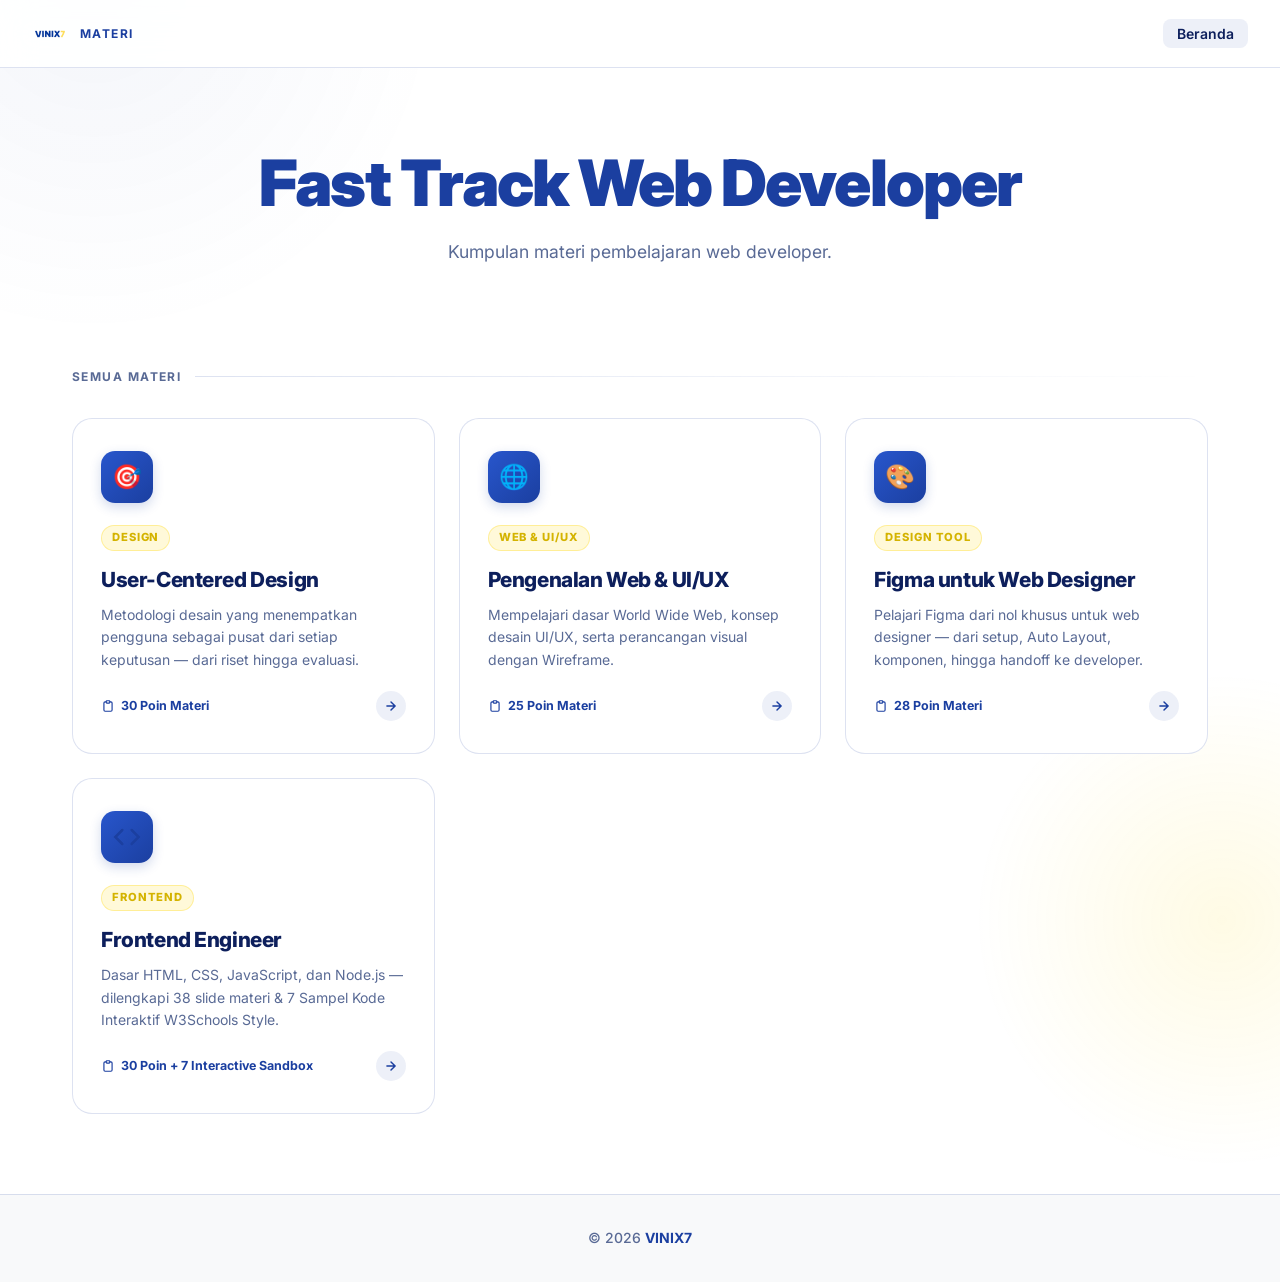
<file: index.html>
<!DOCTYPE html>
<html lang="id">

<head>
  <meta charset="UTF-8" />
  <meta name="viewport" content="width=device-width, initial-scale=1.0" />
  <meta name="description" content="Fast Track Web Developer" />
  <title>VINIX7 — Fast Track Web Developer</title>
  <link rel="stylesheet" href="style.css" />
</head>

<body>

  <!-- ── Navbar ── -->
  <nav class="navbar">
    <a href="index.html" class="navbar-brand">
      <img src="logo/LOGO VINIX.png" alt="VINIX7" class="navbar-logo" />
      <span class="navbar-title">Materi</span>
    </a>
    <ul class="navbar-nav">
      <li><a href="index.html" class="active">Beranda</a></li>
    </ul>
  </nav>

  <!-- ── Hero ── -->
  <section class="hero">
    <h1 class="hero-title">
      Fast Track <span>Web Developer</span>
    </h1>
    <p class="hero-subtitle">
      Kumpulan materi pembelajaran web developer.
    </p>
  </section>

  <!-- ── Materi Grid ── -->
  <main class="container">

    <div class="section-header">
      <span class="section-label">Semua Materi</span>
      <div class="section-line"></div>
    </div>

    <div class="materi-grid">

      <!-- Kartu: UCD -->
      <a href="materi/ucd/index.html" class="materi-card" id="card-ucd">
        <div class="materi-card-icon">🎯</div>
        <div class="materi-card-tag">Design</div>
        <h2 class="materi-card-title">User-Centered Design</h2>
        <p class="materi-card-desc">
          Metodologi desain yang menempatkan pengguna sebagai pusat dari setiap keputusan — dari riset hingga evaluasi.
        </p>
        <div class="materi-card-meta">
          <span class="materi-card-count">
            <svg width="14" height="14" viewBox="0 0 24 24" fill="none" stroke="currentColor" stroke-width="2">
              <path d="M9 5H7a2 2 0 00-2 2v12a2 2 0 002 2h10a2 2 0 002-2V7a2 2 0 00-2-2h-2" />
              <rect x="9" y="3" width="6" height="4" rx="1" />
            </svg>
            30 Poin Materi
          </span>
          <span class="materi-card-arrow">
            <svg width="14" height="14" viewBox="0 0 24 24" fill="none" stroke="currentColor" stroke-width="2.5"
              stroke-linecap="round">
              <path d="M5 12h14M12 5l7 7-7 7" />
            </svg>
          </span>
        </div>
      </a>

      <!-- Kartu: Web & UI/UX -->
      <a href="materi/pengenalan-web/index.html" class="materi-card" id="card-web-uiux">
        <div class="materi-card-icon">🌐</div>
        <div class="materi-card-tag">Web & UI/UX</div>
        <h2 class="materi-card-title">Pengenalan Web & UI/UX</h2>
        <p class="materi-card-desc">
          Mempelajari dasar World Wide Web, konsep desain UI/UX, serta perancangan visual dengan Wireframe.
        </p>
        <div class="materi-card-meta">
          <span class="materi-card-count">
            <svg width="14" height="14" viewBox="0 0 24 24" fill="none" stroke="currentColor" stroke-width="2">
              <path d="M9 5H7a2 2 0 00-2 2v12a2 2 0 002 2h10a2 2 0 002-2V7a2 2 0 00-2-2h-2" />
              <rect x="9" y="3" width="6" height="4" rx="1" />
            </svg>
            25 Poin Materi
          </span>
          <span class="materi-card-arrow">
            <svg width="14" height="14" viewBox="0 0 24 24" fill="none" stroke="currentColor" stroke-width="2.5"
              stroke-linecap="round">
              <path d="M5 12h14M12 5l7 7-7 7" />
            </svg>
          </span>
        </div>
      </a>

      <!-- Kartu: Figma untuk Web Designer -->
      <a href="materi/figma/index.html" class="materi-card" id="card-figma">
        <div class="materi-card-icon">🎨</div>
        <div class="materi-card-tag">Design Tool</div>
        <h2 class="materi-card-title">Figma untuk Web Designer</h2>
        <p class="materi-card-desc">
          Pelajari Figma dari nol khusus untuk web designer — dari setup, Auto Layout, komponen, hingga handoff ke developer.
        </p>
        <div class="materi-card-meta">
          <span class="materi-card-count">
            <svg width="14" height="14" viewBox="0 0 24 24" fill="none" stroke="currentColor" stroke-width="2">
              <path d="M9 5H7a2 2 0 00-2 2v12a2 2 0 002 2h10a2 2 0 002-2V7a2 2 0 00-2-2h-2" />
              <rect x="9" y="3" width="6" height="4" rx="1" />
            </svg>
            28 Poin Materi
          </span>
          <span class="materi-card-arrow">
            <svg width="14" height="14" viewBox="0 0 24 24" fill="none" stroke="currentColor" stroke-width="2.5"
              stroke-linecap="round">
              <path d="M5 12h14M12 5l7 7-7 7" />
            </svg>
          </span>
        </div>
      </a>

      <!-- Kartu: Frontend Engineer -->
      <a href="materi/frontend-engineer/index.html" class="materi-card" id="card-frontend">
        <div class="materi-card-icon">
          <svg width="28" height="28" viewBox="0 0 24 24" fill="none" stroke="#1B3FA0" stroke-width="2.2" stroke-linecap="round"><polyline points="16 18 22 12 16 6"/><polyline points="8 6 2 12 8 18"/></svg>
        </div>
        <div class="materi-card-tag">Frontend</div>
        <h2 class="materi-card-title">Frontend Engineer</h2>
        <p class="materi-card-desc">
          Dasar HTML, CSS, JavaScript, dan Node.js — dilengkapi 38 slide materi & 7 Sampel Kode Interaktif W3Schools Style.
        </p>
        <div class="materi-card-meta">
          <span class="materi-card-count">
            <svg width="14" height="14" viewBox="0 0 24 24" fill="none" stroke="currentColor" stroke-width="2">
              <path d="M9 5H7a2 2 0 00-2 2v12a2 2 0 002 2h10a2 2 0 002-2V7a2 2 0 00-2-2h-2" />
              <rect x="9" y="3" width="6" height="4" rx="1" />
            </svg>
            30 Poin + 7 Interactive Sandbox
          </span>
          <span class="materi-card-arrow">
            <svg width="14" height="14" viewBox="0 0 24 24" fill="none" stroke="currentColor" stroke-width="2.5"
              stroke-linecap="round">
              <path d="M5 12h14M12 5l7 7-7 7" />
            </svg>
          </span>
        </div>
      </a>

    </div>
  </main>

  <!-- ── Footer ── -->
  <footer class="footer">
    <p class="footer-text">
      &copy; 2026 <span>VINIX7</span>
    </p>
  </footer>

</body>

</html>
</file>
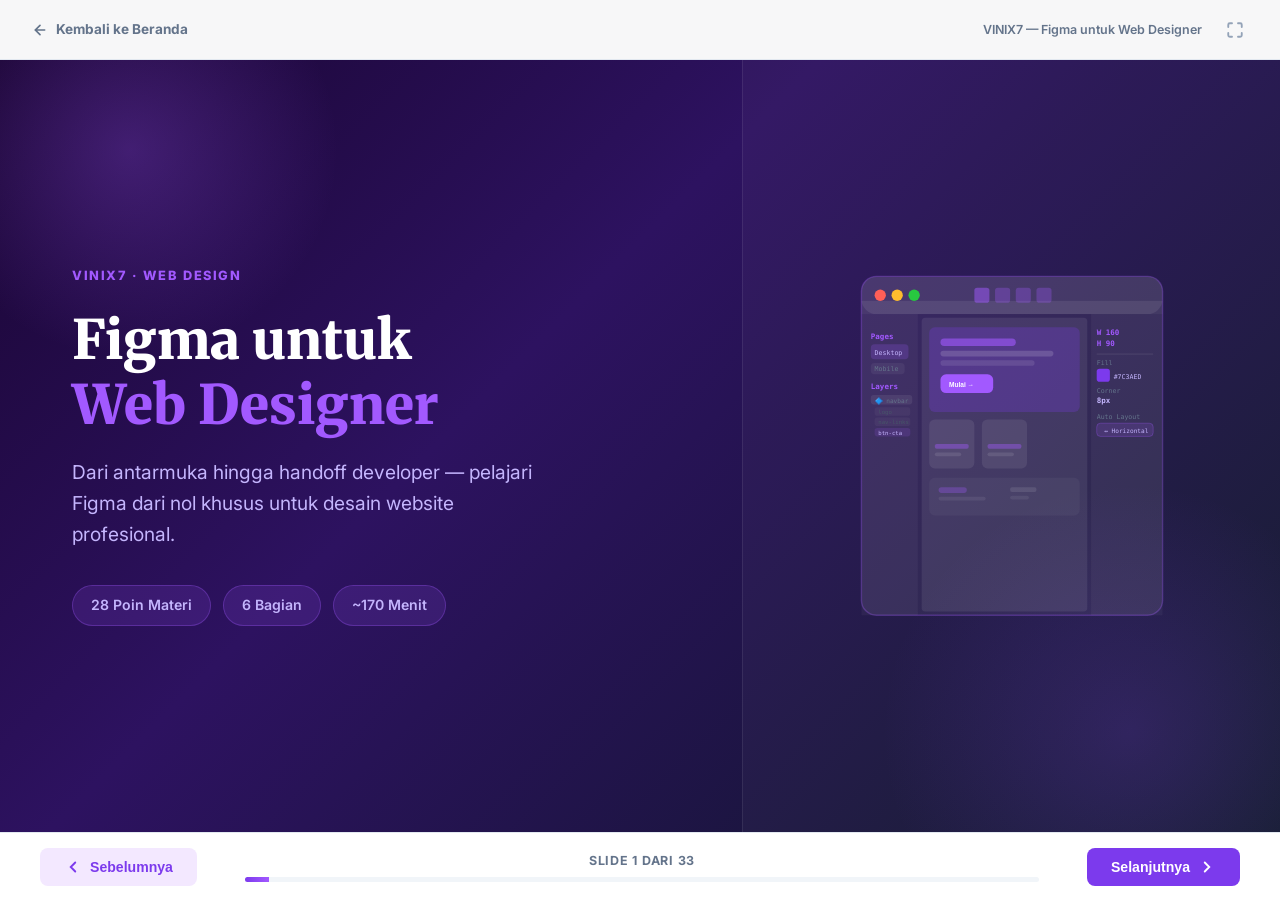
<file: materi/figma/index.html>
<!DOCTYPE html>
<html lang="id">

<head>
  <meta charset="UTF-8" />
  <meta name="viewport" content="width=device-width, initial-scale=1.0" />
  <title>Figma untuk Web Designer | VINIX7</title>
  <link rel="preconnect" href="https://fonts.googleapis.com" />
  <link rel="preconnect" href="https://fonts.gstatic.com" crossorigin />
  <link href="https://fonts.googleapis.com/css2?family=Inter:wght@400;500;600;700;800;900&family=Merriweather:wght@700;900&family=Fira+Code:wght@400;500&display=swap" rel="stylesheet" />
  <link rel="stylesheet" href="../../style.css" />
  <style>
    /* ── Reset ── */
    body {
      margin: 0; padding: 0;
      overflow: hidden;
      background: #0f172a;
      font-family: 'Inter', sans-serif;
    }

    .slide-viewer {
      display: flex;
      flex-direction: column;
      height: 100vh; width: 100vw;
      position: fixed;
      top: 0; left: 0;
      z-index: 1000;
      background: #0f172a;
    }

    /* ── Navbar ── */
    .slide-navbar {
      height: 60px;
      display: flex;
      align-items: center;
      padding: 0 32px;
      background: rgba(255,255,255,0.97);
      backdrop-filter: blur(10px);
      border-bottom: 1px solid #e2e8f0;
      justify-content: space-between;
      z-index: 1001;
      flex-shrink: 0;
    }
    .slide-navbar a {
      text-decoration: none;
      font-size: 0.85rem;
      font-weight: 700;
      color: #64748b;
      display: flex;
      align-items: center;
      gap: 8px;
      transition: color 0.2s;
    }
    .slide-navbar a:hover { color: #a259ff; }

    /* ── Slide Container ── */
    .slide-container {
      flex: 1;
      position: relative;
      overflow: hidden;
      background: #ffffff;
    }

    /* ── Slide ── */
    .slide {
      position: absolute;
      inset: 0;
      background: #ffffff;
      padding: 56px 80px;
      opacity: 0;
      visibility: hidden;
      transform: translateX(60px);
      transition: all 0.45s cubic-bezier(0.25, 1, 0.5, 1);
      display: flex;
      flex-direction: column;
      justify-content: flex-start;
      overflow-y: auto;
      box-sizing: border-box;
    }
    .slide.active {
      opacity: 1; visibility: visible;
      transform: translateX(0);
      z-index: 10;
    }
    .slide.exit {
      transform: translateX(-60px);
      opacity: 0;
    }
    .slide::-webkit-scrollbar { width: 6px; }
    .slide::-webkit-scrollbar-track { background: transparent; }
    .slide::-webkit-scrollbar-thumb { background: #dde3ef; border-radius: 99px; }

    /* ── Cover Slide ── */
    .slide.cover-slide {
      background: linear-gradient(135deg, #1a0533 0%, #2d1260 40%, #0f172a 100%);
      color: white;
      justify-content: center;
      align-items: center;
      text-align: center;
      overflow: hidden;
      padding: 0;
    }
    .slide.cover-slide::before {
      content: '';
      position: absolute;
      top: -120px; left: -80px;
      width: 420px; height: 420px;
      background: radial-gradient(circle, #a259ff44 0%, transparent 70%);
      border-radius: 50%;
    }
    .slide.cover-slide::after {
      content: '';
      position: absolute;
      bottom: -150px; right: -100px;
      width: 500px; height: 500px;
      background: radial-gradient(circle, #7c3aed33 0%, transparent 70%);
      border-radius: 50%;
    }
    .slide.cover-slide > * { position: relative; z-index: 1; }
    .slide.cover-slide h1 {
      font-family: 'Merriweather', serif;
      font-size: 4rem;
      font-weight: 900;
      margin: 0 0 20px;
      color: white;
      line-height: 1.2;
    }
    .slide.cover-slide p {
      font-size: 1.35rem;
      color: #c4b5fd;
      max-width: 700px;
    }

    /* two-col cover */
    .slide.cover-slide.two-col {
      flex-direction: row;
      text-align: left;
      align-items: stretch;
      padding: 0;
    }
    .slide.cover-slide.two-col .col-text {
      flex: 1;
      display: flex;
      flex-direction: column;
      justify-content: center;
      padding: 64px 72px;
    }
    .slide.cover-slide.two-col .col-visual {
      width: 42%;
      flex-shrink: 0;
      display: flex;
      align-items: center;
      justify-content: center;
      padding: 40px;
      background: rgba(255,255,255,0.03);
      border-left: 1px solid rgba(255,255,255,0.08);
    }

    /* ── Section Slide ── */
    .slide.section-slide {
      background: linear-gradient(135deg, #1a0533 0%, #2d1260 100%);
      color: white;
      justify-content: center;
      align-items: center;
      text-align: center;
      overflow: hidden;
    }
    .slide.section-slide::before {
      content: '';
      position: absolute;
      top: -100px; left: -80px;
      width: 350px; height: 350px;
      background: radial-gradient(circle, #a259ff33 0%, transparent 70%);
      border-radius: 50%;
    }
    .slide.section-slide > * { position: relative; z-index: 1; }
    .slide.section-slide .section-num {
      font-size: 7rem;
      font-weight: 900;
      color: rgba(255,255,255,0.08);
      line-height: 1;
      margin-bottom: -20px;
    }
    .slide.section-slide h2 {
      font-family: 'Merriweather', serif;
      font-size: 3.5rem;
      font-weight: 900;
      color: white;
      margin: 0 0 16px;
    }
    .slide.section-slide p {
      font-size: 1.3rem;
      color: #c4b5fd;
    }
    .slide.section-slide .icon-wrapper {
      font-size: 3.5rem;
      margin-bottom: 12px;
    }

    /* ── Content Slides Typography ── */
    .slide h2 {
      font-family: 'Merriweather', serif;
      font-size: 2.4rem;
      font-weight: 700;
      color: #5b21b6;
      margin: 0 0 24px;
      line-height: 1.2;
    }
    .slide-badge {
      display: inline-block;
      background: #f3e8ff;
      color: #7c3aed;
      font-weight: 800;
      font-size: 0.78rem;
      padding: 5px 14px;
      border-radius: 99px;
      margin-bottom: 14px;
      text-transform: uppercase;
      letter-spacing: 0.06em;
    }
    .lead-text {
      font-size: 1.15rem;
      color: #334155;
      margin-bottom: 28px;
      line-height: 1.65;
      background: #faf5ff;
      padding: 20px 24px;
      border-radius: 12px;
      border: 1px solid #e9d5ff;
    }
    .key-message {
      display: flex;
      align-items: flex-start;
      gap: 14px;
      background: linear-gradient(135deg, rgba(124,58,237,0.05), rgba(139,92,246,0.08));
      border-left: 4px solid #7c3aed;
      padding: 20px 24px;
      border-radius: 0 12px 12px 0;
      margin-bottom: 28px;
      font-size: 1.1rem;
      font-weight: 600;
      color: #5b21b6;
      line-height: 1.5;
    }
    .key-message .icon { font-size: 1.5rem; margin-top: -2px; }

    /* ── Lists ── */
    .slide-list {
      list-style: none;
      display: flex;
      flex-direction: column;
      gap: 16px;
      padding: 0;
      margin: 0;
    }
    .slide-list li {
      position: relative;
      padding-left: 36px;
      font-size: 1.1rem;
      color: #334155;
      line-height: 1.6;
    }
    .slide-list li::before {
      content: '◆';
      position: absolute;
      left: 0; top: 3px;
      color: #a259ff;
      font-size: 0.85rem;
    }
    .slide-list li strong { color: #5b21b6; font-weight: 700; }

    /* ── Cards Grid ── */
    .cards-grid {
      display: grid;
      grid-template-columns: repeat(auto-fit, minmax(220px, 1fr));
      gap: 20px;
      margin-top: 16px;
    }
    .content-card {
      background: #faf5ff;
      padding: 24px 20px;
      border-radius: 16px;
      border: 1px solid #e9d5ff;
      text-align: center;
      transition: transform 0.2s, box-shadow 0.2s;
    }
    .content-card:hover {
      transform: translateY(-4px);
      box-shadow: 0 12px 24px rgba(124,58,237,0.12);
    }
    .content-card h3 {
      font-family: 'Merriweather', serif;
      color: #5b21b6;
      font-size: 1.1rem;
      margin: 12px 0 8px;
    }
    .content-card p { color: #64748b; font-size: 0.95rem; line-height: 1.5; margin: 0; }
    .icon-large { font-size: 2.2rem; }

    /* ── Table ── */
    .slide-table {
      width: 100%;
      border-collapse: separate;
      border-spacing: 0;
      margin-top: 16px;
      font-size: 1rem;
      border-radius: 12px;
      overflow: hidden;
      border: 1px solid #e9d5ff;
    }
    .slide-table th {
      background: #f3e8ff;
      color: #5b21b6;
      padding: 14px 18px;
      text-align: left;
      border-bottom: 2px solid #e9d5ff;
      font-weight: 700;
    }
    .slide-table td {
      padding: 13px 18px;
      border-bottom: 1px solid #f3e8ff;
      color: #475569;
      background: white;
    }
    .slide-table tr:last-child td { border-bottom: none; }

    /* ── Code Block ── */
    .code-block {
      background: #1e1b4b;
      color: #c4b5fd;
      padding: 20px 24px;
      border-radius: 12px;
      font-family: 'Fira Code', monospace;
      font-size: 0.88rem;
      line-height: 1.7;
      margin: 16px 0;
      overflow-x: auto;
      border: 1px solid #312e81;
    }
    .code-block .c-green { color: #86efac; }
    .code-block .c-yellow { color: #fde68a; }
    .code-block .c-blue { color: #93c5fd; }
    .code-block .c-purple { color: #d8b4fe; }
    .code-block .c-gray { color: #94a3b8; }
    .code-block .c-white { color: #f1f5f9; }

    /* ── Two-col layout ── */
    .slide.two-col {
      flex-direction: row;
      gap: 0; padding: 0;
      overflow: hidden;
    }
    .slide.two-col .col-text {
      flex: 1;
      display: flex;
      flex-direction: column;
      justify-content: center;
      padding: 48px 56px;
      overflow-y: auto;
    }
    .slide.two-col .col-visual {
      width: 40%;
      flex-shrink: 0;
      background: #f8f4ff;
      display: flex;
      align-items: center;
      justify-content: center;
      padding: 32px;
      border-left: 1px solid #e9d5ff;
    }

    /* ── Illustration Wrappers ── */
    .illus { width: 100%; max-width: 380px; }
    .illus-sm { width: 100%; max-width: 280px; }
    .illus-lg { width: 100%; max-width: 460px; }

    /* ── Tip Box ── */
    .tip-box {
      background: linear-gradient(135deg, #ecfdf5, #f0fdf4);
      border-left: 4px solid #10b981;
      border-radius: 0 12px 12px 0;
      padding: 16px 20px;
      font-size: 1rem;
      color: #065f46;
      margin-top: 16px;
      font-weight: 500;
    }
    .tip-box strong { color: #047857; }

    /* ── Shortcut Tag ── */
    .kbd {
      display: inline-block;
      background: #f1f5f9;
      border: 1px solid #cbd5e1;
      border-bottom: 3px solid #94a3b8;
      border-radius: 6px;
      padding: 2px 8px;
      font-family: 'Fira Code', monospace;
      font-size: 0.85rem;
      color: #334155;
      font-weight: 600;
    }

    /* ── Tag pills ── */
    .tag-row { display: flex; flex-wrap: wrap; gap: 8px; margin-top: 16px; }
    .tag {
      background: #f3e8ff;
      color: #7c3aed;
      padding: 6px 14px;
      border-radius: 99px;
      font-size: 0.85rem;
      font-weight: 700;
    }
    .tag.green { background: #dcfce7; color: #16a34a; }
    .tag.blue { background: #dbeafe; color: #2563eb; }
    .tag.orange { background: #fff7ed; color: #ea580c; }

    /* ── Step List ── */
    .step-list {
      list-style: none;
      padding: 0; margin: 0;
      display: flex;
      flex-direction: column;
      gap: 14px;
    }
    .step-list li {
      display: flex;
      align-items: flex-start;
      gap: 16px;
      font-size: 1.05rem;
      color: #334155;
      line-height: 1.55;
    }
    .step-num {
      min-width: 32px; height: 32px;
      background: #7c3aed;
      color: white;
      border-radius: 50%;
      display: flex;
      align-items: center;
      justify-content: center;
      font-weight: 800;
      font-size: 0.85rem;
      flex-shrink: 0;
      margin-top: 1px;
    }

    /* ── Controls ── */
    .slide-controls {
      height: 68px;
      background: white;
      border-top: 1px solid #e2e8f0;
      display: flex;
      align-items: center;
      justify-content: space-between;
      padding: 0 40px;
      z-index: 1001;
      flex-shrink: 0;
    }
    .btn-nav {
      background: #7c3aed;
      color: white;
      border: none;
      border-radius: 8px;
      padding: 10px 24px;
      font-weight: 700;
      font-size: 0.88rem;
      cursor: pointer;
      display: flex;
      align-items: center;
      gap: 8px;
      transition: all 0.2s;
    }
    .btn-nav:hover:not(:disabled) { background: #6d28d9; transform: translateY(-2px); }
    .btn-nav:disabled { background: #cbd5e1; cursor: not-allowed; transform: none; }
    .btn-nav.secondary { background: #f3e8ff; color: #7c3aed; }
    .btn-nav.secondary:hover:not(:disabled) { background: #e9d5ff; }
    .slide-progress-wrapper { flex: 1; margin: 0 48px; text-align: center; }
    .slide-progress-text { font-size: 0.78rem; font-weight: 700; color: #64748b; margin-bottom: 6px; letter-spacing: 0.06em; text-transform: uppercase; }
    .slide-progress-bar { height: 5px; background: #f1f5f9; border-radius: 99px; overflow: hidden; }
    .slide-progress-fill { height: 100%; background: linear-gradient(90deg, #7c3aed, #a259ff); width: 0%; transition: width 0.4s ease; }

    /* ── Responsive ── */
    @media (max-width: 1024px) {
      .slide { padding: 40px; }
      .slide h2 { font-size: 2rem; }
    }
    @media (max-width: 768px) {
      .slide-controls { padding: 0 20px; }
      .btn-nav span { display: none; }
      .slide { padding: 28px 20px; }
      .slide.two-col { flex-direction: column; }
      .slide.two-col .col-visual { width: 100%; height: 200px; }
    }
  </style>
</head>

<body>
  <div class="slide-viewer">

    <!-- ── Navbar ── -->
    <div class="slide-navbar">
      <a href="../../index.html">
        <svg width="16" height="16" viewBox="0 0 24 24" fill="none" stroke="currentColor" stroke-width="2.5" stroke-linecap="round"><path d="M19 12H5M12 19l-7-7 7-7"/></svg>
        Kembali ke Beranda
      </a>
      <div style="display:flex;align-items:center;gap:20px;">
        <span style="font-size:0.78rem;color:#64748b;font-weight:600;">VINIX7 — Figma untuk Web Designer</span>
        <button id="btn-fullscreen" title="Fullscreen (F)"
          style="background:none;border:none;cursor:pointer;color:#94a3b8;display:flex;align-items:center;padding:4px;border-radius:6px;transition:all 0.2s;"
          onmouseover="this.style.background='#f3e8ff';this.style.color='#7c3aed'"
          onmouseout="this.style.background='none';this.style.color='#94a3b8'">
          <svg width="18" height="18" viewBox="0 0 24 24" fill="none" stroke="currentColor" stroke-width="2.5" stroke-linecap="round" stroke-linejoin="round">
            <path d="M8 3H5a2 2 0 0 0-2 2v3m18 0V5a2 2 0 0 0-2-2h-3m0 18h3a2 2 0 0 0 2-2v-3M3 16v3a2 2 0 0 0 2 2h3"/>
          </svg>
        </button>
      </div>
    </div>

    <!-- ── Slides Container ── -->
    <div class="slide-container" id="slide-container">

      <!-- ════════════════════════════════════════
           SLIDE 1 — COVER
      ════════════════════════════════════════ -->
      <div class="slide cover-slide two-col" id="slide-1">
        <div class="col-text">
          <div style="font-size:0.8rem;font-weight:800;letter-spacing:0.12em;color:#a259ff;text-transform:uppercase;margin-bottom:20px;">VINIX7 · Web Design</div>
          <h1 style="font-size:3.4rem;margin-bottom:20px;">Figma untuk<br><span style="color:#a259ff;">Web Designer</span></h1>
          <p style="color:#c4b5fd;font-size:1.2rem;max-width:480px;margin-bottom:36px;">Dari antarmuka hingga handoff developer — pelajari Figma dari nol khusus untuk desain website profesional.</p>
          <div style="display:flex;gap:12px;flex-wrap:wrap;">
            <span style="background:rgba(162,89,255,0.15);color:#c4b5fd;padding:8px 18px;border-radius:99px;font-size:0.88rem;font-weight:600;border:1px solid rgba(162,89,255,0.3);">28 Poin Materi</span>
            <span style="background:rgba(162,89,255,0.15);color:#c4b5fd;padding:8px 18px;border-radius:99px;font-size:0.88rem;font-weight:600;border:1px solid rgba(162,89,255,0.3);">6 Bagian</span>
            <span style="background:rgba(162,89,255,0.15);color:#c4b5fd;padding:8px 18px;border-radius:99px;font-size:0.88rem;font-weight:600;border:1px solid rgba(162,89,255,0.3);">~170 Menit</span>
          </div>
        </div>
        <div class="col-visual">
          <!-- Ilustrasi: Figma UI Mock -->
          <svg viewBox="0 0 340 380" fill="none" xmlns="http://www.w3.org/2000/svg" style="width:100%;max-width:320px;">
            <!-- window frame -->
            <rect x="10" y="10" width="320" height="360" rx="16" fill="#ffffff" fill-opacity="0.06" stroke="#a259ff" stroke-opacity="0.3" stroke-width="1.5"/>
            <!-- toolbar -->
            <rect x="10" y="10" width="320" height="40" rx="16" fill="#ffffff" fill-opacity="0.08"/>
            <rect x="10" y="36" width="320" height="14" fill="#ffffff" fill-opacity="0.08"/>
            <circle cx="30" cy="30" r="6" fill="#ff5f57"/>
            <circle cx="48" cy="30" r="6" fill="#febc2e"/>
            <circle cx="66" cy="30" r="6" fill="#28c840"/>
            <!-- tool icons -->
            <rect x="130" y="22" width="16" height="16" rx="3" fill="#a259ff" fill-opacity="0.5"/>
            <rect x="152" y="22" width="16" height="16" rx="3" fill="#a259ff" fill-opacity="0.3"/>
            <rect x="174" y="22" width="16" height="16" rx="3" fill="#a259ff" fill-opacity="0.3"/>
            <rect x="196" y="22" width="16" height="16" rx="3" fill="#a259ff" fill-opacity="0.3"/>
            <!-- left panel -->
            <rect x="10" y="50" width="60" height="320" fill="#ffffff" fill-opacity="0.04"/>
            <text x="20" y="76" fill="#a259ff" font-size="8" font-family="monospace" font-weight="600">Pages</text>
            <rect x="20" y="82" width="40" height="16" rx="4" fill="#a259ff" fill-opacity="0.2"/>
            <text x="24" y="93" fill="#c4b5fd" font-size="7" font-family="monospace">Desktop</text>
            <rect x="20" y="102" width="36" height="12" rx="4" fill="#ffffff" fill-opacity="0.05"/>
            <text x="24" y="111" fill="#64748b" font-size="7" font-family="monospace">Mobile</text>
            <text x="20" y="130" fill="#a259ff" font-size="8" font-family="monospace" font-weight="600">Layers</text>
            <rect x="20" y="136" width="44" height="10" rx="3" fill="#ffffff" fill-opacity="0.07"/>
            <text x="24" y="144" fill="#64748b" font-size="6.5" font-family="monospace">🔷 navbar</text>
            <rect x="24" y="149" width="38" height="9" rx="3" fill="#ffffff" fill-opacity="0.04"/>
            <text x="28" y="156" fill="#475569" font-size="6" font-family="monospace">logo</text>
            <rect x="24" y="160" width="38" height="9" rx="3" fill="#ffffff" fill-opacity="0.04"/>
            <text x="28" y="167" fill="#475569" font-size="6" font-family="monospace">nav-links</text>
            <rect x="24" y="171" width="38" height="9" rx="3" fill="#a259ff" fill-opacity="0.15"/>
            <text x="28" y="178" fill="#c4b5fd" font-size="6" font-family="monospace">btn-cta</text>
            <!-- canvas -->
            <rect x="74" y="54" width="176" height="312" rx="4" fill="#f8fafc" fill-opacity="0.08"/>
            <!-- hero section in canvas -->
            <rect x="82" y="64" width="160" height="90" rx="6" fill="#7c3aed" fill-opacity="0.25"/>
            <rect x="94" y="76" width="80" height="8" rx="4" fill="#a259ff" fill-opacity="0.6"/>
            <rect x="94" y="89" width="120" height="6" rx="3" fill="#ffffff" fill-opacity="0.15"/>
            <rect x="94" y="99" width="100" height="6" rx="3" fill="#ffffff" fill-opacity="0.1"/>
            <rect x="94" y="114" width="56" height="20" rx="6" fill="#a259ff"/>
            <text x="103" y="128" fill="white" font-size="7" font-family="sans-serif" font-weight="700">Mulai →</text>
            <!-- features cards -->
            <rect x="82" y="162" width="48" height="52" rx="6" fill="#ffffff" fill-opacity="0.08"/>
            <text x="98" y="182" font-size="12">⚡</text>
            <rect x="88" y="188" width="36" height="5" rx="2" fill="#a259ff" fill-opacity="0.4"/>
            <rect x="88" y="197" width="28" height="4" rx="2" fill="#ffffff" fill-opacity="0.1"/>
            <rect x="138" y="162" width="48" height="52" rx="6" fill="#ffffff" fill-opacity="0.08"/>
            <text x="154" y="182" font-size="12">🎨</text>
            <rect x="144" y="188" width="36" height="5" rx="2" fill="#a259ff" fill-opacity="0.4"/>
            <rect x="144" y="197" width="28" height="4" rx="2" fill="#ffffff" fill-opacity="0.1"/>
            <!-- footer area -->
            <rect x="82" y="224" width="160" height="40" rx="6" fill="#ffffff" fill-opacity="0.04"/>
            <rect x="92" y="234" width="30" height="6" rx="3" fill="#a259ff" fill-opacity="0.3"/>
            <rect x="92" y="244" width="50" height="4" rx="2" fill="#ffffff" fill-opacity="0.07"/>
            <rect x="168" y="234" width="28" height="5" rx="2" fill="#ffffff" fill-opacity="0.1"/>
            <rect x="168" y="243" width="20" height="4" rx="2" fill="#ffffff" fill-opacity="0.07"/>
            <!-- right panel -->
            <rect x="254" y="50" width="76" height="320" fill="#ffffff" fill-opacity="0.04"/>
            <text x="260" y="72" fill="#a259ff" font-size="8" font-family="monospace" font-weight="600">W  160</text>
            <text x="260" y="84" fill="#a259ff" font-size="8" font-family="monospace" font-weight="600">H   90</text>
            <rect x="260" y="92" width="60" height="1" fill="#ffffff" fill-opacity="0.1"/>
            <text x="260" y="104" fill="#64748b" font-size="7" font-family="monospace">Fill</text>
            <rect x="260" y="108" width="14" height="14" rx="3" fill="#7c3aed"/>
            <text x="278" y="119" fill="#c4b5fd" font-size="7" font-family="monospace">#7C3AED</text>
            <text x="260" y="134" fill="#64748b" font-size="7" font-family="monospace">Corner</text>
            <text x="260" y="145" fill="#c4b5fd" font-size="8" font-family="monospace" font-weight="600">8px</text>
            <text x="260" y="162" fill="#64748b" font-size="7" font-family="monospace">Auto Layout</text>
            <rect x="260" y="166" width="60" height="14" rx="4" fill="#a259ff" fill-opacity="0.15" stroke="#a259ff" stroke-opacity="0.3" stroke-width="1"/>
            <text x="268" y="176" fill="#c4b5fd" font-size="6.5" font-family="monospace">↔ Horizontal</text>
          </svg>
        </div>
      </div>

      <!-- ════════════════════════════════════════
           SLIDE 2 — SECTION 1
      ════════════════════════════════════════ -->
      <div class="slide section-slide" id="slide-2">
        <div class="section-num">1</div>
        <div class="icon-wrapper">🖥️</div>
        <h2>Setup & Antarmuka</h2>
        <p>Mengenal Figma, membuat akun, dan memahami tampilan kerja untuk web designer</p>
      </div>

      <!-- ════════════════════════════════════════
           SLIDE 3 — Apa Itu Figma
      ════════════════════════════════════════ -->
      <div class="slide two-col" id="slide-3">
        <div class="col-text">
          <div class="slide-badge">Bagian 1: Setup & Antarmuka</div>
          <h2>1. Apa Itu Figma?</h2>
          <p class="lead-text">Figma adalah <strong>design tool berbasis browser</strong> yang digunakan untuk mendesain antarmuka website — dari wireframe kasar hingga mockup akhir yang siap diserahkan ke developer.</p>
          <table class="slide-table">
            <thead><tr><th>Tool</th><th>Kelebihan</th><th>Status</th></tr></thead>
            <tbody>
              <tr><td><strong>Figma</strong></td><td>Gratis, kolaborasi real-time, CSS handoff</td><td style="color:#16a34a;font-weight:700;">✅ Standar industri</td></tr>
              <tr><td>Adobe XD</td><td>Terintegrasi Adobe</td><td style="color:#dc2626;">❌ Ditutup 2023</td></tr>
              <tr><td>Sketch</td><td>Ekosistem lengkap</td><td style="color:#ea580c;font-weight:600;">⚠️ Mac only</td></tr>
              <tr><td>Canva</td><td>Mudah dipakai</td><td style="color:#dc2626;">❌ Bukan untuk UI</td></tr>
            </tbody>
          </table>
          <div class="tip-box" style="margin-top:16px;">
            <strong>💡 Fun Fact:</strong> Tokopedia, Gojek, Traveloka, dan hampir semua startup Indonesia menggunakan Figma sebagai design tool utama.
          </div>
        </div>
        <div class="col-visual">
          <!-- Ilustrasi: Figma logo + browser -->
          <svg viewBox="0 0 260 300" fill="none" xmlns="http://www.w3.org/2000/svg" class="illus">
            <!-- Browser chrome -->
            <rect x="20" y="20" width="220" height="260" rx="14" fill="#f3e8ff" stroke="#e9d5ff" stroke-width="1.5"/>
            <rect x="20" y="20" width="220" height="40" rx="14" fill="#7c3aed"/>
            <rect x="20" y="46" width="220" height="14" fill="#7c3aed"/>
            <!-- browser dots -->
            <circle cx="40" cy="40" r="5" fill="#ffffff" fill-opacity="0.4"/>
            <circle cx="54" cy="40" r="5" fill="#ffffff" fill-opacity="0.4"/>
            <circle cx="68" cy="40" r="5" fill="#ffffff" fill-opacity="0.4"/>
            <!-- URL bar -->
            <rect x="86" y="32" width="120" height="16" rx="8" fill="#ffffff" fill-opacity="0.15"/>
            <text x="108" y="43" fill="white" font-size="8" font-family="sans-serif" font-opacity="0.8">figma.com</text>
            <!-- Figma Logo in center -->
            <circle cx="130" cy="155" r="55" fill="#7c3aed" fill-opacity="0.1"/>
            <!-- Figma F icon shapes -->
            <rect x="108" y="106" width="22" height="22" rx="0" rx="11" fill="#f24e1e"/>
            <rect x="130" y="106" width="22" height="22" rx="11" fill="#ff7262"/>
            <rect x="108" y="128" width="22" height="22" rx="11" fill="#a259ff"/>
            <rect x="130" y="128" width="22" height="22" rx="11" fill="#1abcfe"/>
            <rect x="108" y="150" width="22" height="22" rx="0" rx="11" fill="#0acf83"/>
            <!-- text -->
            <text x="100" y="196" fill="#5b21b6" font-size="18" font-family="sans-serif" font-weight="900">figma</text>
            <text x="88" y="214" fill="#94a3b8" font-size="9" font-family="sans-serif">Design tool berbasis browser</text>
            <!-- tag pills -->
            <rect x="50" y="228" width="60" height="18" rx="9" fill="#dcfce7"/>
            <text x="62" y="240" fill="#16a34a" font-size="8" font-weight="700" font-family="sans-serif">GRATIS</text>
            <rect x="120" y="228" width="80" height="18" rx="9" fill="#dbeafe"/>
            <text x="130" y="240" fill="#2563eb" font-size="8" font-weight="700" font-family="sans-serif">KOLABORASI</text>
            <rect x="68" y="252" width="90" height="18" rx="9" fill="#fef9c3"/>
            <text x="82" y="264" fill="#854d0e" font-size="8" font-weight="700" font-family="sans-serif">CSS HANDOFF</text>
          </svg>
        </div>
      </div>

      <!-- ════════════════════════════════════════
           SLIDE 4 — Setup Akun
      ════════════════════════════════════════ -->
      <div class="slide two-col" id="slide-4">
        <div class="col-text">
          <div class="slide-badge">Bagian 1: Setup & Antarmuka</div>
          <h2>2. Setup: Akun & File Pertama</h2>
          <p class="lead-text">Figma gratis untuk pemula. Daftar menggunakan email atau akun Google, lalu langsung mulai desain di browser tanpa install apapun.</p>
          <ol class="step-list">
            <li><span class="step-num">1</span>Buka <strong>figma.com</strong> → klik <em>Sign Up</em> dengan Google</li>
            <li><span class="step-num">2</span>Klik <strong>"New design file"</strong> di dashboard → rename file proyek</li>
            <li><span class="step-num">3</span>Buat <strong>struktur halaman (Pages)</strong> yang rapi sejak awal</li>
            <li><span class="step-num">4</span>Simpan dengan menekan <kbd class="kbd">Ctrl+S</kbd> — Figma juga auto-save</li>
          </ol>
          <div class="key-message" style="margin-top:16px;">
            <span class="icon">📁</span>
            <div>Struktur pages yang direkomendasikan untuk proyek website: <strong>🎨 Design System → 📐 Wireframe → 🖥️ Desktop → 📱 Mobile</strong></div>
          </div>
        </div>
        <div class="col-visual">
          <!-- Ilustrasi: Pages structure -->
          <svg viewBox="0 0 240 300" fill="none" xmlns="http://www.w3.org/2000/svg" class="illus">
            <!-- Dashboard card -->
            <rect x="10" y="10" width="220" height="280" rx="14" fill="#faf5ff" stroke="#e9d5ff" stroke-width="1.5"/>
            <!-- header -->
            <rect x="10" y="10" width="220" height="36" rx="14" fill="#7c3aed"/>
            <rect x="10" y="32" width="220" height="14" fill="#7c3aed"/>
            <text x="26" y="32" fill="white" font-size="10" font-weight="700" font-family="sans-serif">figma</text>
            <text x="80" y="32" fill="#c4b5fd" font-size="9" font-family="sans-serif">Dashboard</text>
            <!-- Pages label -->
            <text x="24" y="66" fill="#5b21b6" font-size="9" font-weight="700" font-family="sans-serif">PAGES</text>
            <!-- Page items -->
            <rect x="18" y="72" width="204" height="34" rx="8" fill="#7c3aed" fill-opacity="0.12"/>
            <text x="30" y="90" font-size="12">🎨</text>
            <text x="48" y="90" fill="#5b21b6" font-size="10" font-weight="700" font-family="sans-serif">Design System</text>
            <rect x="18" y="112" width="204" height="34" rx="8" fill="#f3e8ff"/>
            <text x="30" y="130" font-size="12">📐</text>
            <text x="48" y="130" fill="#7c3aed" font-size="10" font-weight="600" font-family="sans-serif">Wireframe</text>
            <rect x="18" y="152" width="204" height="34" rx="8" fill="#f3e8ff"/>
            <text x="30" y="170" font-size="12">🖥️</text>
            <text x="48" y="170" fill="#7c3aed" font-size="10" font-weight="600" font-family="sans-serif">Desktop Design</text>
            <rect x="18" y="192" width="204" height="34" rx="8" fill="#f3e8ff"/>
            <text x="30" y="210" font-size="12">📱</text>
            <text x="48" y="210" fill="#7c3aed" font-size="10" font-weight="600" font-family="sans-serif">Mobile Design</text>
            <!-- Add button -->
            <rect x="18" y="238" width="204" height="30" rx="8" fill="#ffffff" stroke="#e9d5ff" stroke-width="1.5" stroke-dasharray="4 3"/>
            <text x="96" y="257" fill="#94a3b8" font-size="14" font-family="sans-serif">+ Add page</text>
            <text x="26" y="284" fill="#94a3b8" font-size="8" font-family="sans-serif">💡 Pisahkan desktop & mobile sejak awal</text>
          </svg>
        </div>
      </div>

      <!-- ════════════════════════════════════════
           SLIDE 5 — Antarmuka Figma
      ════════════════════════════════════════ -->
      <div class="slide" id="slide-5">
        <div class="slide-badge">Bagian 1: Setup & Antarmuka</div>
        <h2>3. Mengenal 5 Area Antarmuka Figma</h2>
        <p class="lead-text">Setiap area punya fungsi berbeda. Web designer paling sering bekerja di <strong>Canvas</strong>, <strong>Properties Panel</strong>, dan <strong>Layers Panel</strong>.</p>
        <!-- Ilustrasi antarmuka Figma -->
        <svg viewBox="0 0 760 300" fill="none" xmlns="http://www.w3.org/2000/svg" style="width:100%;max-height:260px;">
          <!-- Background -->
          <rect width="760" height="300" rx="12" fill="#1e1b4b"/>
          <!-- Toolbar top -->
          <rect width="760" height="46" rx="12" fill="#312e81"/>
          <rect y="32" width="760" height="14" fill="#312e81"/>
          <text x="20" y="28" fill="#a5b4fc" font-size="11" font-weight="800" font-family="sans-serif">figma</text>
          <!-- toolbar icons -->
          <rect x="90" y="14" width="18" height="18" rx="4" fill="#4f46e5" fill-opacity="0.5"/>
          <rect x="114" y="14" width="18" height="18" rx="4" fill="#4f46e5" fill-opacity="0.3"/>
          <rect x="138" y="14" width="18" height="18" rx="4" fill="#4f46e5" fill-opacity="0.3"/>
          <rect x="162" y="14" width="18" height="18" rx="4" fill="#4f46e5" fill-opacity="0.3"/>
          <rect x="186" y="14" width="18" height="18" rx="4" fill="#4f46e5" fill-opacity="0.3"/>
          <!-- Toolbar label -->
          <rect x="60" y="252" width="180" height="28" rx="8" fill="#a259ff" fill-opacity="0.2" stroke="#a259ff" stroke-width="1.5"/>
          <text x="90" y="270" fill="#c4b5fd" font-size="11" font-weight="700" font-family="sans-serif">① Toolbar — Tools Utama</text>
          <line x1="150" y1="252" x2="150" y2="44" stroke="#a259ff" stroke-dasharray="4 3" stroke-opacity="0.5"/>
          <!-- Left panel -->
          <rect x="0" y="46" width="70" height="254" fill="#272459"/>
          <text x="8" y="66" fill="#818cf8" font-size="7" font-weight="600" font-family="monospace">Layers</text>
          <rect x="8" y="70" width="54" height="9" rx="3" fill="#4f46e5" fill-opacity="0.4"/>
          <rect x="12" y="83" width="46" height="8" rx="3" fill="#4f46e5" fill-opacity="0.2"/>
          <rect x="12" y="95" width="42" height="8" rx="3" fill="#4f46e5" fill-opacity="0.2"/>
          <rect x="12" y="107" width="46" height="8" rx="3" fill="#4f46e5" fill-opacity="0.2"/>
          <text x="8" y="130" fill="#818cf8" font-size="7" font-weight="600" font-family="monospace">Assets</text>
          <rect x="8" y="134" width="54" height="9" rx="3" fill="#4f46e5" fill-opacity="0.2"/>
          <rect x="8" y="147" width="40" height="8" rx="3" fill="#4f46e5" fill-opacity="0.15"/>
          <!-- Left panel label -->
          <rect x="2" y="258" width="140" height="28" rx="8" fill="#6d28d9" fill-opacity="0.3" stroke="#7c3aed" stroke-width="1.5"/>
          <text x="10" y="276" fill="#c4b5fd" font-size="11" font-weight="700" font-family="sans-serif">② Layers & Assets</text>
          <!-- Canvas center -->
          <rect x="70" y="46" width="500" height="254" fill="#2d2a62"/>
          <!-- mini frame in canvas -->
          <rect x="140" y="80" width="360" height="190" rx="8" fill="#1e1b4b" stroke="#4f46e5" stroke-width="1" stroke-dasharray="3 2"/>
          <!-- page content -->
          <rect x="156" y="96" width="328" height="44" rx="6" fill="#4f46e5" fill-opacity="0.3"/>
          <rect x="170" y="106" width="80" height="8" rx="4" fill="#a259ff" fill-opacity="0.6"/>
          <rect x="170" y="118" width="130" height="6" rx="3" fill="#ffffff" fill-opacity="0.12"/>
          <rect x="156" y="148" width="100" height="70" rx="6" fill="#4f46e5" fill-opacity="0.2"/>
          <rect x="264" y="148" width="100" height="70" rx="6" fill="#4f46e5" fill-opacity="0.2"/>
          <rect x="372" y="148" width="112" height="70" rx="6" fill="#4f46e5" fill-opacity="0.2"/>
          <!-- Canvas label -->
          <rect x="230" y="258" width="200" height="28" rx="8" fill="#4338ca" fill-opacity="0.4" stroke="#6366f1" stroke-width="1.5"/>
          <text x="258" y="276" fill="#c7d2fe" font-size="11" font-weight="700" font-family="sans-serif">③ Canvas — Area Desain</text>
          <!-- Right panel -->
          <rect x="570" y="46" width="190" height="254" fill="#272459"/>
          <text x="580" y="66" fill="#818cf8" font-size="7" font-weight="600" font-family="monospace">W  1440    H  900</text>
          <rect x="578" y="72" width="174" height="1" fill="#4f46e5" fill-opacity="0.3"/>
          <text x="580" y="84" fill="#818cf8" font-size="7" font-family="monospace">Fill</text>
          <rect x="580" y="88" width="14" height="14" rx="3" fill="#7c3aed"/>
          <text x="598" y="99" fill="#a5b4fc" font-size="7" font-family="monospace">#7C3AED</text>
          <text x="580" y="114" fill="#818cf8" font-size="7" font-family="monospace">Auto Layout</text>
          <rect x="580" y="118" width="80" height="14" rx="4" fill="#4f46e5" fill-opacity="0.3" stroke="#6366f1" stroke-width="0.8"/>
          <text x="586" y="128" fill="#a5b4fc" font-size="7" font-family="monospace">↔ Horizontal</text>
          <text x="580" y="145" fill="#818cf8" font-size="7" font-family="monospace">Constraints</text>
          <text x="580" y="157" fill="#a5b4fc" font-size="7" font-family="monospace">Left → Right</text>
          <!-- Right panel label -->
          <rect x="570" y="258" width="188" height="28" rx="8" fill="#5b21b6" fill-opacity="0.4" stroke="#7c3aed" stroke-width="1.5"/>
          <text x="582" y="276" fill="#c4b5fd" font-size="11" font-weight="700" font-family="sans-serif">④ Properties Panel</text>
        </svg>
        <div class="tag-row" style="margin-top:16px;">
          <span class="tag">① Toolbar — Pilih tool aktif</span>
          <span class="tag blue">② Layers — Struktur & halaman</span>
          <span class="tag green">③ Canvas — Area kerja desain</span>
          <span class="tag orange">④ Properties — Ukuran, warna, layout</span>
        </div>
      </div>

      <!-- ════════════════════════════════════════
           SLIDE 6 — Frame Ukuran Web
      ════════════════════════════════════════ -->
      <div class="slide two-col" id="slide-6">
        <div class="col-text">
          <div class="slide-badge">Bagian 1: Setup & Antarmuka</div>
          <h2>4. Frame Web: Ukuran Kanvas yang Benar</h2>
          <p class="lead-text">Di Figma, setiap "halaman website" dibuat dalam sebuah <strong>Frame</strong>. Pilih ukuran yang sesuai dengan device target — Figma sudah menyediakan preset ukuran populer.</p>
          <div class="key-message">
            <span class="icon">⌨️</span>
            <div>Tekan <kbd class="kbd">F</kbd> untuk Frame tool → pilih preset di Properties Panel atau ketik ukuran manual</div>
          </div>
          <table class="slide-table">
            <thead><tr><th>Device</th><th>Lebar</th><th>Keterangan</th></tr></thead>
            <tbody>
              <tr><td>🖥️ Desktop</td><td><strong>1440px</strong></td><td>Standar desain web modern</td></tr>
              <tr><td>💻 Laptop</td><td>1280px</td><td>Alternatif desktop</td></tr>
              <tr><td>📱 Mobile</td><td><strong>390px</strong></td><td>iPhone 14 (paling umum)</td></tr>
              <tr><td>📱 Android</td><td>360px</td><td>Galaxy S series</td></tr>
            </tbody>
          </table>
          <div class="tip-box">
            <strong>💡 Pro Tip:</strong> Konten dibatasi <code>max-width: 1200px</code> di tengah frame 1440px — sama seperti CSS container di website nyata.
          </div>
        </div>
        <div class="col-visual">
          <!-- Ilustrasi device sizes -->
          <svg viewBox="0 0 240 320" fill="none" xmlns="http://www.w3.org/2000/svg" class="illus">
            <!-- Desktop frame -->
            <rect x="10" y="20" width="220" height="130" rx="8" fill="#f3e8ff" stroke="#a259ff" stroke-width="2"/>
            <rect x="10" y="20" width="220" height="20" rx="8" fill="#7c3aed"/>
            <rect x="10" y="32" width="220" height="8" fill="#7c3aed"/>
            <circle cx="23" cy="30" r="4" fill="#ffffff" fill-opacity="0.4"/>
            <circle cx="34" cy="30" r="4" fill="#ffffff" fill-opacity="0.4"/>
            <circle cx="45" cy="30" r="4" fill="#ffffff" fill-opacity="0.4"/>
            <text x="80" y="31" fill="#c4b5fd" font-size="7" font-family="sans-serif">figma.com/design</text>
            <!-- content in desktop -->
            <rect x="22" y="52" width="196" height="16" rx="4" fill="#7c3aed" fill-opacity="0.2"/>
            <rect x="22" y="74" width="120" height="10" rx="4" fill="#7c3aed" fill-opacity="0.15"/>
            <rect x="22" y="90" width="80" height="10" rx="4" fill="#7c3aed" fill-opacity="0.1"/>
            <rect x="22" y="110" width="50" height="20" rx="6" fill="#7c3aed"/>
            <!-- Desktop label -->
            <text x="78" y="164" fill="#5b21b6" font-size="10" font-weight="700" font-family="sans-serif">1440 × 900px</text>
            <text x="86" y="176" fill="#94a3b8" font-size="8" font-family="sans-serif">🖥️ Desktop</text>
            <!-- Mobile frame -->
            <rect x="80" y="194" width="80" height="120" rx="10" fill="#f3e8ff" stroke="#a259ff" stroke-width="2"/>
            <!-- notch -->
            <rect x="108" y="196" width="24" height="6" rx="3" fill="#7c3aed"/>
            <!-- content in mobile -->
            <rect x="88" y="210" width="64" height="8" rx="3" fill="#7c3aed" fill-opacity="0.2"/>
            <rect x="88" y="224" width="40" height="6" rx="3" fill="#7c3aed" fill-opacity="0.15"/>
            <rect x="88" y="236" width="50" height="6" rx="3" fill="#7c3aed" fill-opacity="0.1"/>
            <rect x="88" y="252" width="28" height="14" rx="4" fill="#7c3aed"/>
            <!-- home indicator -->
            <rect x="105" y="300" width="30" height="4" rx="2" fill="#7c3aed" fill-opacity="0.3"/>
            <!-- Mobile label -->
            <text x="87" y="316" fill="#5b21b6" font-size="9" font-weight="700" font-family="sans-serif">390 × 844px</text>
          </svg>
        </div>
      </div>

      <!-- ════════════════════════════════════════
           SLIDE 7 — SECTION 2
      ════════════════════════════════════════ -->
      <div class="slide section-slide" id="slide-7">
        <div class="section-num">2</div>
        <div class="icon-wrapper">🛠️</div>
        <h2>Tools Dasar Web</h2>
        <p>Shape, text, color, image — semua yang dibutuhkan untuk membangun elemen website</p>
      </div>

      <!-- ════════════════════════════════════════
           SLIDE 8 — Shape Tools
      ════════════════════════════════════════ -->
      <div class="slide two-col" id="slide-8">
        <div class="col-text">
          <div class="slide-badge">Bagian 2: Tools Dasar Web</div>
          <h2>5. Shape Tools — Membangun Elemen Web</h2>
          <p class="lead-text">Di web, hampir semua elemen adalah <strong>kotak (rectangle)</strong> — navbar, card, button, section. Ini adalah shape yang paling sering kamu gunakan.</p>
          <div class="key-message">
            <span class="icon">⌨️</span>
            <div>Tekan <kbd class="kbd">R</kbd> untuk Rectangle &nbsp;|&nbsp; <kbd class="kbd">O</kbd> untuk Ellipse &nbsp;|&nbsp; <kbd class="kbd">L</kbd> untuk Line</div>
          </div>
          <ul class="slide-list">
            <li><strong>Rectangle (R):</strong> Navbar, card, button, section background</li>
            <li><strong>Corner Radius:</strong> Setara <code>border-radius</code> di CSS — masukkan nilai di Properties Panel</li>
            <li><strong>Ellipse (O):</strong> Avatar, icon background, badge</li>
            <li><strong>Proportional resize:</strong> Tahan <kbd class="kbd">Shift</kbd> saat resize untuk jaga proporsi</li>
          </ul>
          <div class="tip-box">
            <strong>🎯 Latihan:</strong> Buat card produk: rectangle 320×400, corner radius 16px, lalu tambahkan rectangle dalam untuk area gambar, judul, dan tombol.
          </div>
        </div>
        <div class="col-visual">
          <!-- Ilustrasi card anatomy -->
          <svg viewBox="0 0 220 300" fill="none" xmlns="http://www.w3.org/2000/svg" class="illus">
            <!-- Card -->
            <rect x="20" y="20" width="180" height="260" rx="16" fill="white" stroke="#e9d5ff" stroke-width="2"/>
            <!-- Image area -->
            <rect x="20" y="20" width="180" height="120" rx="16" fill="#f3e8ff"/>
            <rect x="20" y="108" width="180" height="32" fill="#f3e8ff"/>
            <text x="90" y="80" font-size="32" text-anchor="middle">🖼️</text>
            <!-- corner label -->
            <text x="26" y="16" fill="#7c3aed" font-size="7" font-weight="600" font-family="monospace">radius: 16px</text>
            <!-- Content area -->
            <rect x="34" y="154" width="110" height="12" rx="4" fill="#5b21b6" fill-opacity="0.2"/>
            <text x="36" y="164" fill="#5b21b6" font-size="7" font-weight="700" font-family="monospace">Nama Produk</text>
            <rect x="34" y="172" width="80" height="8" rx="3" fill="#94a3b8" fill-opacity="0.3"/>
            <rect x="34" y="184" width="90" height="8" rx="3" fill="#94a3b8" fill-opacity="0.2"/>
            <!-- Rating -->
            <text x="34" y="210" fill="#f59e0b" font-size="10" font-family="sans-serif">★★★★★</text>
            <text x="92" y="210" fill="#94a3b8" font-size="8" font-family="sans-serif">(128)</text>
            <!-- Price -->
            <text x="34" y="232" fill="#7c3aed" font-size="13" font-weight="800" font-family="sans-serif">Rp 150.000</text>
            <!-- Button -->
            <rect x="34" y="244" width="152" height="24" rx="8" fill="#7c3aed"/>
            <text x="110" y="260" fill="white" font-size="9" font-weight="700" text-anchor="middle" font-family="sans-serif">+ Keranjang</text>
            <!-- Dimension labels -->
            <line x1="204" y1="20" x2="204" y2="280" stroke="#a259ff" stroke-dasharray="3 2" stroke-opacity="0.5"/>
            <text x="208" y="153" fill="#a259ff" font-size="8" font-family="monospace" transform="rotate(90, 208, 153)">H: 260px</text>
            <line x1="20" y1="295" x2="200" y2="295" stroke="#a259ff" stroke-dasharray="3 2" stroke-opacity="0.5"/>
            <text x="95" y="308" fill="#a259ff" font-size="8" font-family="monospace" text-anchor="middle">W: 180px</text>
          </svg>
        </div>
      </div>

      <!-- ════════════════════════════════════════
           SLIDE 9 — Text Tool
      ════════════════════════════════════════ -->
      <div class="slide two-col" id="slide-9">
        <div class="col-text">
          <div class="slide-badge">Bagian 2: Tools Dasar Web</div>
          <h2>6. Text Tool — Tipografi Web</h2>
          <p class="lead-text">Web typography mengikuti hierarki yang konsisten. Figma mendukung <strong>semua Google Fonts</strong> secara langsung — ketik nama font di Properties Panel.</p>
          <div class="key-message">
            <span class="icon">⌨️</span>
            <div>Tekan <kbd class="kbd">T</kbd> → klik canvas → ketik teks. Atur di Properties Panel kanan.</div>
          </div>
          <table class="slide-table">
            <thead><tr><th>Style</th><th>Font Size</th><th>Weight</th><th>Kegunaan</th></tr></thead>
            <tbody>
              <tr><td>Display</td><td>64–72px</td><td>900</td><td>Hero headline</td></tr>
              <tr><td>H1</td><td>48px</td><td>700</td><td>Judul halaman</td></tr>
              <tr><td>H2</td><td>36px</td><td>700</td><td>Judul section</td></tr>
              <tr><td>H3</td><td>24px</td><td>600</td><td>Judul card</td></tr>
              <tr><td>Body</td><td>16px</td><td>400</td><td>Paragraf, LH 150%</td></tr>
              <tr><td>Caption</td><td>12px</td><td>400</td><td>Label kecil</td></tr>
            </tbody>
          </table>
        </div>
        <div class="col-visual">
          <!-- Ilustrasi Typography scale -->
          <svg viewBox="0 0 240 320" fill="none" xmlns="http://www.w3.org/2000/svg" class="illus">
            <rect x="0" y="0" width="240" height="320" rx="12" fill="#faf5ff"/>
            <text x="16" y="26" fill="#5b21b6" font-size="6" font-weight="600" font-family="monospace" letter-spacing="2">TYPOGRAPHY SCALE</text>
            <line x1="16" y1="30" x2="224" y2="30" stroke="#e9d5ff" stroke-width="1"/>
            <!-- Display -->
            <text x="16" y="62" fill="#1e1b4b" font-size="26" font-weight="900" font-family="sans-serif">Display</text>
            <text x="16" y="73" fill="#94a3b8" font-size="7" font-family="monospace">72px · Black 900</text>
            <line x1="16" y1="78" x2="224" y2="78" stroke="#f3e8ff" stroke-width="1"/>
            <!-- H1 -->
            <text x="16" y="104" fill="#1e1b4b" font-size="20" font-weight="700" font-family="sans-serif">Heading 1</text>
            <text x="16" y="114" fill="#94a3b8" font-size="7" font-family="monospace">48px · Bold 700</text>
            <line x1="16" y1="119" x2="224" y2="119" stroke="#f3e8ff" stroke-width="1"/>
            <!-- H2 -->
            <text x="16" y="140" fill="#1e1b4b" font-size="15" font-weight="700" font-family="sans-serif">Heading 2</text>
            <text x="16" y="150" fill="#94a3b8" font-size="7" font-family="monospace">36px · Bold 700</text>
            <line x1="16" y1="155" x2="224" y2="155" stroke="#f3e8ff" stroke-width="1"/>
            <!-- H3 -->
            <text x="16" y="173" fill="#1e1b4b" font-size="12" font-weight="600" font-family="sans-serif">Heading 3</text>
            <text x="16" y="182" fill="#94a3b8" font-size="7" font-family="monospace">24px · SemiBold 600</text>
            <line x1="16" y1="187" x2="224" y2="187" stroke="#f3e8ff" stroke-width="1"/>
            <!-- Body -->
            <text x="16" y="203" fill="#334155" font-size="10" font-family="sans-serif">Body — teks paragraf konten halaman web</text>
            <text x="16" y="213" fill="#94a3b8" font-size="7" font-family="monospace">16px · Regular 400 · LH 150%</text>
            <line x1="16" y1="218" x2="224" y2="218" stroke="#f3e8ff" stroke-width="1"/>
            <!-- Caption -->
            <text x="16" y="232" fill="#94a3b8" font-size="8" font-family="sans-serif">Caption — label kecil</text>
            <text x="16" y="241" fill="#94a3b8" font-size="7" font-family="monospace">12px · Regular 400</text>
            <line x1="16" y1="246" x2="224" y2="246" stroke="#f3e8ff" stroke-width="1"/>
            <!-- Google Fonts chip -->
            <rect x="16" y="260" width="100" height="22" rx="11" fill="#dbeafe"/>
            <text x="36" y="275" fill="#2563eb" font-size="9" font-weight="700" font-family="sans-serif">Inter ✓</text>
            <rect x="122" y="260" width="100" height="22" rx="11" fill="#dcfce7"/>
            <text x="138" y="275" fill="#16a34a" font-size="9" font-weight="700" font-family="sans-serif">Poppins ✓</text>
            <text x="50" y="305" fill="#94a3b8" font-size="8" font-family="sans-serif" text-anchor="middle">Google Fonts tersedia langsung di Figma</text>
          </svg>
        </div>
      </div>

      <!-- ════════════════════════════════════════
           SLIDE 10 — Color & Fill
      ════════════════════════════════════════ -->
      <div class="slide two-col" id="slide-10">
        <div class="col-text">
          <div class="slide-badge">Bagian 2: Tools Dasar Web</div>
          <h2>7. Color & Fill untuk Web</h2>
          <p class="lead-text">Figma mendukung <strong>warna solid, gradient, dan gambar</strong> sebagai fill. Palet warna yang konsisten adalah kunci desain website yang profesional.</p>
          <ul class="slide-list">
            <li><strong>Solid Fill:</strong> Klik kotak warna di Properties Panel → masukkan kode HEX</li>
            <li><strong>Linear Gradient:</strong> Ubah mode dari Solid ke Linear — cocok untuk hero section</li>
            <li><strong>Image Fill:</strong> Ubah ke Image → Choose image — setara <code>background-image</code> CSS</li>
            <li><strong>Opacity:</strong> Atur di slider atau ketik nilai 0–100 di kolom opacity</li>
          </ul>
          <div class="key-message">
            <span class="icon">🎨</span>
            <div>Palet web yang direkomendasikan: <strong>Primary, Secondary, Neutral (Dark–Light), Semantic (Success/Warning/Error)</strong></div>
          </div>
        </div>
        <div class="col-visual">
          <!-- Color palette illustration -->
          <svg viewBox="0 0 220 300" fill="none" xmlns="http://www.w3.org/2000/svg" class="illus">
            <text x="20" y="20" fill="#5b21b6" font-size="8" font-weight="700" font-family="monospace" letter-spacing="1">COLOR SYSTEM</text>
            <!-- Primary -->
            <rect x="20" y="30" width="180" height="28" rx="6" fill="#7c3aed"/>
            <text x="30" y="48" fill="white" font-size="9" font-weight="700" font-family="sans-serif">Primary · #7C3AED</text>
            <!-- Primary shades -->
            <rect x="20" y="62" width="36" height="24" rx="4" fill="#ede9fe"/>
            <rect x="60" y="62" width="36" height="24" rx="4" fill="#c4b5fd"/>
            <rect x="100" y="62" width="36" height="24" rx="4" fill="#a78bfa"/>
            <rect x="140" y="62" width="36" height="24" rx="4" fill="#7c3aed"/>
            <rect x="180" y="62" width="20" height="24" rx="4" fill="#5b21b6"/>
            <text x="22" y="98" fill="#94a3b8" font-size="7" font-family="monospace">100  200  300  500  700</text>
            <!-- Neutral -->
            <text x="20" y="116" fill="#5b21b6" font-size="8" font-weight="700" font-family="monospace">NEUTRAL</text>
            <rect x="20" y="120" width="26" height="24" rx="4" fill="#0f172a"/>
            <rect x="50" y="120" width="26" height="24" rx="4" fill="#334155"/>
            <rect x="80" y="120" width="26" height="24" rx="4" fill="#64748b"/>
            <rect x="110" y="120" width="26" height="24" rx="4" fill="#94a3b8"/>
            <rect x="140" y="120" width="26" height="24" rx="4" fill="#e2e8f0"/>
            <rect x="170" y="120" width="26" height="24" rx="4" fill="#f8fafc" stroke="#e2e8f0"/>
            <!-- Semantic -->
            <text x="20" y="162" fill="#5b21b6" font-size="8" font-weight="700" font-family="monospace">SEMANTIC</text>
            <rect x="20" y="168" width="44" height="28" rx="6" fill="#10b981"/>
            <text x="26" y="186" fill="white" font-size="8" font-weight="700" font-family="sans-serif">Success</text>
            <rect x="70" y="168" width="44" height="28" rx="6" fill="#f59e0b"/>
            <text x="75" y="186" fill="white" font-size="8" font-weight="700" font-family="sans-serif">Warning</text>
            <rect x="120" y="168" width="44" height="28" rx="6" fill="#ef4444"/>
            <text x="128" y="186" fill="white" font-size="8" font-weight="700" font-family="sans-serif">Error</text>
            <rect x="170" y="168" width="32" height="28" rx="6" fill="#3b82f6"/>
            <text x="176" y="186" fill="white" font-size="8" font-weight="700" font-family="sans-serif">Info</text>
            <!-- Gradient sample -->
            <text x="20" y="214" fill="#5b21b6" font-size="8" font-weight="700" font-family="monospace">GRADIENT</text>
            <defs>
              <linearGradient id="heroGrad" x1="0%" y1="0%" x2="100%" y2="0%">
                <stop offset="0%" style="stop-color:#7c3aed"/>
                <stop offset="100%" style="stop-color:#3b82f6"/>
              </linearGradient>
            </defs>
            <rect x="20" y="220" width="180" height="32" rx="8" fill="url(#heroGrad)"/>
            <text x="70" y="240" fill="white" font-size="10" font-weight="700" font-family="sans-serif">Hero Gradient</text>
            <text x="48" y="268" fill="#94a3b8" font-size="8" font-family="monospace" text-anchor="middle">#7C3AED → #3B82F6</text>
          </svg>
        </div>
      </div>

      <!-- ════════════════════════════════════════
           SLIDE 11 — Images & Placeholder
      ════════════════════════════════════════ -->
      <div class="slide two-col" id="slide-11">
        <div class="col-text">
          <div class="slide-badge">Bagian 2: Tools Dasar Web</div>
          <h2>8. Gambar & Placeholder di Desain Web</h2>
          <p class="lead-text">Figma memungkinkan gambar dimasukkan sebagai <strong>Fill</strong> pada sebuah shape — identik dengan <code>background-image: url()</code> di CSS.</p>
          <ol class="step-list">
            <li><span class="step-num">1</span>Buat rectangle sesuai ukuran area gambar</li>
            <li><span class="step-num">2</span>Klik Fill → ikon gambar → <strong>Choose image</strong></li>
            <li><span class="step-num">3</span>Atur <strong>Image Fit:</strong> pilih "Fill" agar seperti <code>object-fit: cover</code></li>
          </ol>
          <div class="key-message">
            <span class="icon">🔌</span>
            <div><strong>Plugin Unsplash (gratis):</strong> Pilih rectangle → Plugins → Unsplash → cari foto → masuk otomatis. Tidak perlu download gambar manual!</div>
          </div>
          <div class="tip-box">
            <strong>💡 Tips:</strong> Untuk avatar/foto profil, buat circle (Ellipse) lalu masukkan gambar sebagai fill — hasilnya foto bulat dengan presisi sempurna.
          </div>
        </div>
        <div class="col-visual">
          <!-- Image fit modes illustration -->
          <svg viewBox="0 0 220 300" fill="none" xmlns="http://www.w3.org/2000/svg" class="illus">
            <text x="16" y="20" fill="#5b21b6" font-size="8" font-weight="700" font-family="monospace">IMAGE FIT MODES</text>
            <!-- Fill mode -->
            <text x="16" y="38" fill="#7c3aed" font-size="9" font-weight="700" font-family="sans-serif">Fill → object-fit: cover</text>
            <rect x="16" y="44" width="188" height="70" rx="8" fill="#f3e8ff" stroke="#e9d5ff" stroke-width="1.5"/>
            <rect x="16" y="44" width="188" height="70" rx="8" fill="#7c3aed" fill-opacity="0.15"/>
            <!-- fake image fill -->
            <ellipse cx="60" cy="79" rx="22" ry="28" fill="#a259ff" fill-opacity="0.3"/>
            <ellipse cx="120" cy="75" rx="30" ry="20" fill="#7c3aed" fill-opacity="0.3"/>
            <ellipse cx="170" cy="82" rx="18" ry="24" fill="#a259ff" fill-opacity="0.2"/>
            <text x="70" y="82" fill="#5b21b6" font-size="8" font-weight="600" font-family="sans-serif">✓ Memenuhi area</text>
            <!-- Contain mode -->
            <text x="16" y="132" fill="#7c3aed" font-size="9" font-weight="700" font-family="sans-serif">Fit → object-fit: contain</text>
            <rect x="16" y="138" width="188" height="70" rx="8" fill="#f3e8ff" stroke="#e9d5ff" stroke-width="1.5"/>
            <rect x="50" y="148" width="120" height="50" rx="4" fill="#7c3aed" fill-opacity="0.2"/>
            <text x="90" y="176" fill="#5b21b6" font-size="8" font-family="sans-serif">📷 gambar</text>
            <!-- Crop mode -->
            <text x="16" y="226" fill="#7c3aed" font-size="9" font-weight="700" font-family="sans-serif">Crop — geser posisi gambar</text>
            <rect x="16" y="232" width="188" height="50" rx="8" fill="#f3e8ff" stroke="#e9d5ff" stroke-width="1.5"/>
            <clipPath id="cropClip"><rect x="16" y="232" width="188" height="50" rx="8"/></clipPath>
            <rect x="0" y="222" width="220" height="70" fill="#7c3aed" fill-opacity="0.1" clip-path="url(#cropClip)"/>
            <ellipse cx="70" cy="257" rx="30" ry="30" fill="#a259ff" fill-opacity="0.3" clip-path="url(#cropClip)"/>
            <ellipse cx="150" cy="252" rx="35" ry="25" fill="#7c3aed" fill-opacity="0.2" clip-path="url(#cropClip)"/>
            <rect x="94" y="248" width="8" height="8" rx="1" fill="none" stroke="#7c3aed" stroke-width="1.5"/>
            <line x1="94" y1="252" x2="102" y2="252" stroke="#7c3aed" stroke-width="1"/>
            <line x1="98" y1="248" x2="98" y2="256" stroke="#7c3aed" stroke-width="1"/>
            <!-- Plugin chip -->
            <rect x="30" y="294" width="160" height="22" rx="11" fill="#dbeafe"/>
            <text x="68" y="308" fill="#2563eb" font-size="9" font-weight="700" font-family="sans-serif">🔌 Plugin Unsplash</text>
          </svg>
        </div>
      </div>

      <!-- ════════════════════════════════════════
           SLIDE 12 — SECTION 3
      ════════════════════════════════════════ -->
      <div class="slide section-slide" id="slide-12">
        <div class="section-num">3</div>
        <div class="icon-wrapper">📐</div>
        <h2>Layout Halaman Web</h2>
        <p>Grid, Auto Layout, dan Constraints — pondasi desain web yang responsif</p>
      </div>

      <!-- ════════════════════════════════════════
           SLIDE 13 — Layout Grid
      ════════════════════════════════════════ -->
      <div class="slide two-col" id="slide-13">
        <div class="col-text">
          <div class="slide-badge">Bagian 3: Layout Halaman Web</div>
          <h2>9. Column Grid — Standar Layout Web</h2>
          <p class="lead-text">Website modern menggunakan sistem <strong>12 kolom</strong>. Di Figma, column grid identik dengan CSS Grid atau Bootstrap 12-column grid.</p>
          <ol class="step-list">
            <li><span class="step-num">1</span>Klik frame desktop → Properties Panel → <strong>"+" di Layout Grid</strong></li>
            <li><span class="step-num">2</span>Ubah dari "Grid" ke <strong>"Columns"</strong></li>
            <li><span class="step-num">3</span>Count: <strong>12</strong>, Margin: <strong>120px</strong>, Gutter: <strong>24px</strong></li>
            <li><span class="step-num">4</span>Mobile: Count: <strong>4</strong>, Margin: <strong>16px</strong></li>
          </ol>
          <div class="key-message">
            <span class="icon">📏</span>
            <div>Desain semua elemen mengikuti garis kolom — ini setara dengan <code>max-width: 1200px; margin: 0 auto;</code> di CSS</div>
          </div>
        </div>
        <div class="col-visual">
          <!-- Grid illustration -->
          <svg viewBox="0 0 220 300" fill="none" xmlns="http://www.w3.org/2000/svg" class="illus">
            <!-- Frame background -->
            <rect x="10" y="20" width="200" height="270" rx="8" fill="#f8fafc" stroke="#e9d5ff" stroke-width="1.5"/>
            <!-- 12 columns grid overlay -->
            <!-- Left margin -->
            <rect x="10" y="20" width="14" height="270" fill="#ff000010"/>
            <!-- Right margin -->
            <rect x="196" y="20" width="14" height="270" fill="#ff000010"/>
            <!-- 12 columns -->
            <rect x="24" y="20" width="14" height="270" fill="#7c3aed" fill-opacity="0.08"/>
            <rect x="40" y="20" width="14" height="270" fill="#7c3aed" fill-opacity="0.08"/>
            <rect x="56" y="20" width="14" height="270" fill="#7c3aed" fill-opacity="0.08"/>
            <rect x="72" y="20" width="14" height="270" fill="#7c3aed" fill-opacity="0.08"/>
            <rect x="88" y="20" width="14" height="270" fill="#7c3aed" fill-opacity="0.08"/>
            <rect x="104" y="20" width="14" height="270" fill="#7c3aed" fill-opacity="0.08"/>
            <rect x="120" y="20" width="14" height="270" fill="#7c3aed" fill-opacity="0.08"/>
            <rect x="136" y="20" width="14" height="270" fill="#7c3aed" fill-opacity="0.08"/>
            <rect x="152" y="20" width="14" height="270" fill="#7c3aed" fill-opacity="0.08"/>
            <rect x="168" y="20" width="14" height="270" fill="#7c3aed" fill-opacity="0.08"/>
            <rect x="184" y="20" width="12" height="270" fill="#7c3aed" fill-opacity="0.08"/>
            <!-- Content on top of grid -->
            <!-- Navbar (full width - 12 col) -->
            <rect x="24" y="30" width="172" height="20" rx="4" fill="#7c3aed" fill-opacity="0.2" stroke="#7c3aed" stroke-width="1"/>
            <text x="98" y="43" fill="#5b21b6" font-size="7" text-anchor="middle" font-family="monospace">navbar — 12 kolom</text>
            <!-- Hero (full width) -->
            <rect x="24" y="58" width="172" height="50" rx="4" fill="#7c3aed" fill-opacity="0.12" stroke="#a259ff" stroke-width="1" stroke-dasharray="3 2"/>
            <text x="98" y="82" fill="#5b21b6" font-size="7" text-anchor="middle" font-family="monospace">hero — 12 kolom</text>
            <!-- 3 cards (4 col each) -->
            <rect x="24" y="118" width="52" height="50" rx="4" fill="#a259ff" fill-opacity="0.12" stroke="#a259ff" stroke-width="1" stroke-dasharray="3 2"/>
            <text x="50" y="147" fill="#5b21b6" font-size="6.5" text-anchor="middle" font-family="monospace">4 kol</text>
            <rect x="84" y="118" width="52" height="50" rx="4" fill="#a259ff" fill-opacity="0.12" stroke="#a259ff" stroke-width="1" stroke-dasharray="3 2"/>
            <text x="110" y="147" fill="#5b21b6" font-size="6.5" text-anchor="middle" font-family="monospace">4 kol</text>
            <rect x="144" y="118" width="52" height="50" rx="4" fill="#a259ff" fill-opacity="0.12" stroke="#a259ff" stroke-width="1" stroke-dasharray="3 2"/>
            <text x="170" y="147" fill="#5b21b6" font-size="6.5" text-anchor="middle" font-family="monospace">4 kol</text>
            <!-- Footer -->
            <rect x="24" y="178" width="172" height="30" rx="4" fill="#0f172a" fill-opacity="0.07" stroke="#64748b" stroke-width="1" stroke-dasharray="3 2"/>
            <text x="98" y="197" fill="#475569" font-size="7" text-anchor="middle" font-family="monospace">footer — 12 kolom</text>
            <!-- Labels -->
            <text x="10" y="230" fill="#ef4444" font-size="7" font-family="monospace">margin</text>
            <text x="30" y="230" fill="#7c3aed" font-size="7" font-family="monospace">12 kolom + gutter</text>
            <text x="194" y="230" fill="#ef4444" font-size="7" font-family="monospace">margin</text>
          </svg>
        </div>
      </div>

      <!-- ════════════════════════════════════════
           SLIDE 14 — Auto Layout
      ════════════════════════════════════════ -->
      <div class="slide two-col" id="slide-14">
        <div class="col-text">
          <div class="slide-badge">Bagian 3: Layout Halaman Web</div>
          <h2>10. Auto Layout = Flexbox di Figma</h2>
          <p class="lead-text">Auto Layout adalah fitur <strong>terpenting</strong> untuk web designer. Cara kerjanya identik dengan <code>display: flex</code> di CSS — elemen otomatis menyesuaikan ukuran isinya.</p>
          <div class="key-message">
            <span class="icon">⌨️</span>
            <div>Select elemen → tekan <kbd class="kbd">Shift+A</kbd> untuk menambahkan Auto Layout</div>
          </div>
          <table class="slide-table">
            <thead><tr><th>Figma</th><th>CSS Equivalent</th></tr></thead>
            <tbody>
              <tr><td>Direction: Horizontal</td><td><code>flex-direction: row</code></td></tr>
              <tr><td>Direction: Vertical</td><td><code>flex-direction: column</code></td></tr>
              <tr><td>Distribution: Space between</td><td><code>justify-content: space-between</code></td></tr>
              <tr><td>Align: Center</td><td><code>align-items: center</code></td></tr>
              <tr><td>Padding H/V</td><td><code>padding: Vpx Hpx</code></td></tr>
              <tr><td>Gap</td><td><code>gap: Xpx</code></td></tr>
              <tr><td>Fill Container</td><td><code>width: 100%</code></td></tr>
            </tbody>
          </table>
        </div>
        <div class="col-visual">
          <!-- Auto Layout navbar illustration -->
          <svg viewBox="0 0 240 320" fill="none" xmlns="http://www.w3.org/2000/svg" class="illus">
            <text x="16" y="18" fill="#5b21b6" font-size="8" font-weight="700" font-family="monospace">AUTO LAYOUT — NAVBAR</text>
            <!-- Navbar frame -->
            <rect x="10" y="26" width="220" height="50" rx="8" fill="white" stroke="#a259ff" stroke-width="1.5"/>
            <!-- Auto layout arrows -->
            <text x="10" y="22" fill="#a259ff" font-size="7" font-family="monospace">↔ Horizontal · Space between · H:20 · V:16</text>
            <!-- Logo -->
            <rect x="22" y="38" width="40" height="18" rx="4" fill="#7c3aed" fill-opacity="0.2"/>
            <text x="30" y="51" fill="#7c3aed" font-size="8" font-weight="700" font-family="sans-serif">Logo</text>
            <!-- Nav links -->
            <text x="82" y="52" fill="#334155" font-size="8" font-family="sans-serif">Home</text>
            <text x="108" y="52" fill="#334155" font-size="8" font-family="sans-serif">Tentang</text>
            <text x="140" y="52" fill="#334155" font-size="8" font-family="sans-serif">Layanan</text>
            <!-- CTA button -->
            <rect x="178" y="38" width="42" height="18" rx="6" fill="#7c3aed"/>
            <text x="185" y="51" fill="white" font-size="7" font-weight="700" font-family="sans-serif">Daftar</text>
            <!-- Padding indicators -->
            <rect x="10" y="26" width="12" height="50" fill="#ff000015"/>
            <rect x="218" y="26" width="12" height="50" fill="#ff000015"/>
            <text x="3" y="56" fill="#ef4444" font-size="6" font-family="monospace" transform="rotate(-90,3,56)">pad</text>
            <!-- Button auto layout -->
            <text x="16" y="102" fill="#5b21b6" font-size="8" font-weight="700" font-family="monospace">AUTO LAYOUT — BUTTON</text>
            <text x="16" y="114" fill="#94a3b8" font-size="7" font-family="monospace">Teks berubah → button menyesuaikan</text>
            <!-- Button short -->
            <rect x="20" y="120" width="60" height="30" rx="8" fill="#7c3aed"/>
            <text x="30" y="139" fill="white" font-size="8" font-weight="700" font-family="sans-serif">Daftar</text>
            <text x="88" y="138" fill="#94a3b8" font-size="20" font-family="sans-serif">→</text>
            <!-- Button long -->
            <rect x="112" y="120" width="110" height="30" rx="8" fill="#7c3aed"/>
            <text x="122" y="139" fill="white" font-size="8" font-weight="700" font-family="sans-serif">Daftar Sekarang</text>
            <!-- Padding viz button -->
            <rect x="20" y="120" width="10" height="30" fill="#ffffff25"/>
            <rect x="70" y="120" width="10" height="30" fill="#ffffff25"/>
            <rect x="20" y="120" width="60" height="8" fill="#ffffff15"/>
            <rect x="20" y="142" width="60" height="8" fill="#ffffff15"/>
            <!-- Cards flex -->
            <text x="16" y="174" fill="#5b21b6" font-size="8" font-weight="700" font-family="monospace">AUTO LAYOUT — CARD GRID</text>
            <text x="16" y="185" fill="#94a3b8" font-size="7" font-family="monospace">↔ Horizontal · Gap: 12px</text>
            <rect x="16" y="190" width="210" height="70" rx="8" fill="#f3e8ff" stroke="#e9d5ff" stroke-width="1"/>
            <rect x="24" y="198" width="56" height="54" rx="6" fill="white" stroke="#e9d5ff" stroke-width="1"/>
            <rect x="88" y="198" width="56" height="54" rx="6" fill="white" stroke="#e9d5ff" stroke-width="1"/>
            <rect x="152" y="198" width="56" height="54" rx="6" fill="white" stroke="#e9d5ff" stroke-width="1"/>
            <!-- gap indicators -->
            <line x1="80" y1="218" x2="88" y2="218" stroke="#a259ff" stroke-width="2"/>
            <text x="78" y="212" fill="#a259ff" font-size="6" font-family="monospace">←→</text>
            <!-- CSS equiv -->
            <rect x="16" y="272" width="210" height="40" rx="8" fill="#1e1b4b"/>
            <text x="26" y="286" fill="#86efac" font-size="8" font-family="monospace">display: flex;</text>
            <text x="26" y="298" fill="#93c5fd" font-size="8" font-family="monospace">gap: 12px; align-items: center;</text>
          </svg>
        </div>
      </div>

      <!-- ════════════════════════════════════════
           SLIDE 15 — Constraints
      ════════════════════════════════════════ -->
      <div class="slide two-col" id="slide-15">
        <div class="col-text">
          <div class="slide-badge">Bagian 3: Layout Halaman Web</div>
          <h2>11. Constraints — Desain Responsif</h2>
          <p class="lead-text">Constraints menentukan bagaimana elemen berperilaku saat <strong>ukuran frame berubah</strong> — mirip seperti unit <code>%</code>, <code>position: fixed</code>, atau <code>min-width</code> di CSS.</p>
          <table class="slide-table">
            <thead><tr><th>Constraints</th><th>Perilaku</th><th>Contoh</th></tr></thead>
            <tbody>
              <tr><td>Left + Right</td><td>Stretch penuh</td><td>Navbar, footer</td></tr>
              <tr><td>Center</td><td>Tetap di tengah</td><td>Modal, popup</td></tr>
              <tr><td>Right</td><td>Menempel kanan</td><td>Scroll-to-top button</td></tr>
              <tr><td>Bottom</td><td>Menempel bawah</td><td>Fixed footer</td></tr>
              <tr><td>Scale</td><td>Proporsional resize</td><td>Hero image</td></tr>
            </tbody>
          </table>
          <div class="tip-box">
            <strong>💡 Tips:</strong> Untuk preview responsif, coba resize frame kanan-kiri — elemen dengan constraint yang benar akan mengikuti perubahan ukuran.
          </div>
        </div>
        <div class="col-visual">
          <!-- Constraints illustration -->
          <svg viewBox="0 0 240 320" fill="none" xmlns="http://www.w3.org/2000/svg" class="illus">
            <text x="20" y="18" fill="#5b21b6" font-size="8" font-weight="700" font-family="monospace">CONSTRAINTS DEMO</text>
            <!-- Frame desktop large -->
            <rect x="10" y="24" width="220" height="130" rx="8" fill="#faf5ff" stroke="#a259ff" stroke-width="1.5"/>
            <text x="14" y="21" fill="#94a3b8" font-size="6" font-family="monospace">1440px frame</text>
            <!-- Navbar stretches -->
            <rect x="10" y="24" width="220" height="22" rx="8" fill="#7c3aed" fill-opacity="0.2" stroke="#7c3aed" stroke-width="1"/>
            <rect x="10" y="36" width="220" height="10" fill="#7c3aed" fill-opacity="0.2"/>
            <text x="92" y="38" fill="#5b21b6" font-size="7" text-anchor="middle" font-family="monospace">navbar (Left+Right)</text>
            <!-- Modal center -->
            <rect x="70" y="58" width="100" height="56" rx="6" fill="white" stroke="#7c3aed" stroke-width="1.5"/>
            <text x="120" y="78" fill="#5b21b6" font-size="7" text-anchor="middle" font-family="monospace">Modal</text>
            <text x="120" y="90" fill="#94a3b8" font-size="6" text-anchor="middle" font-family="monospace">(Center, Center)</text>
            <!-- Scroll button right -->
            <rect x="195" y="120" width="24" height="24" rx="12" fill="#7c3aed"/>
            <text x="207" y="136" fill="white" font-size="10" text-anchor="middle">↑</text>
            <text x="184" y="135" fill="#a259ff" font-size="6" font-family="monospace">Right</text>
            <!-- Frame small -->
            <text x="14" y="172" fill="#5b21b6" font-size="8" font-weight="700" font-family="monospace">Frame diperkecil → elemen menyesuaikan</text>
            <rect x="50" y="178" width="140" height="110" rx="8" fill="#faf5ff" stroke="#a259ff" stroke-width="1.5"/>
            <text x="52" y="175" fill="#94a3b8" font-size="6" font-family="monospace">768px frame</text>
            <!-- Navbar still full width -->
            <rect x="50" y="178" width="140" height="20" rx="8" fill="#7c3aed" fill-opacity="0.2" stroke="#7c3aed" stroke-width="1"/>
            <rect x="50" y="188" width="140" height="10" fill="#7c3aed" fill-opacity="0.2"/>
            <text x="120" y="191" fill="#5b21b6" font-size="6" text-anchor="middle" font-family="monospace">masih full width ✓</text>
            <!-- Modal still center -->
            <rect x="80" y="210" width="80" height="44" rx="6" fill="white" stroke="#7c3aed" stroke-width="1.5"/>
            <text x="120" y="226" fill="#5b21b6" font-size="6" text-anchor="middle" font-family="monospace">masih tengah ✓</text>
            <!-- Scroll button still right -->
            <rect x="155" y="254" width="20" height="20" rx="10" fill="#7c3aed"/>
            <text x="165" y="267" fill="white" font-size="8" text-anchor="middle">↑</text>
            <text x="144" y="266" fill="#a259ff" font-size="6" font-family="monospace">kanan ✓</text>
          </svg>
        </div>
      </div>

      <!-- ════════════════════════════════════════
           SLIDE 16 — Layers Naming
      ════════════════════════════════════════ -->
      <div class="slide two-col" id="slide-16">
        <div class="col-text">
          <div class="slide-badge">Bagian 3: Layout Halaman Web</div>
          <h2>12. Penamaan Layer yang Profesional</h2>
          <p class="lead-text">Penamaan layer yang baik adalah kebiasaan yang <strong>membedakan desainer junior dan senior</strong>. Developer membaca nama layer saat proses handoff.</p>
          <div class="key-message">
            <span class="icon">⌨️</span>
            <div>Double klik nama di Layers Panel untuk rename, atau tekan <kbd class="kbd">Ctrl+R</kbd></div>
          </div>
          <div style="display:grid;grid-template-columns:1fr 1fr;gap:16px;margin-top:12px;">
            <div style="background:#fef2f2;border:1px solid #fecaca;border-radius:12px;padding:16px;">
              <div style="color:#dc2626;font-weight:800;font-size:0.85rem;margin-bottom:10px;">❌ BURUK</div>
              <div class="code-block" style="font-size:0.78rem;padding:12px;">
                <span class="c-gray">Rectangle 47</span><br>
                <span class="c-gray">Frame 12</span><br>
                <span class="c-gray">Group 5</span><br>
                <span class="c-gray">Ellipse 3</span><br>
                <span class="c-gray">Text 8</span>
              </div>
            </div>
            <div style="background:#f0fdf4;border:1px solid #bbf7d0;border-radius:12px;padding:16px;">
              <div style="color:#16a34a;font-weight:800;font-size:0.85rem;margin-bottom:10px;">✅ PROFESIONAL</div>
              <div class="code-block" style="font-size:0.78rem;padding:12px;">
                <span class="c-purple">hero-section</span><br>
                <span class="c-blue">&nbsp;hero-content</span><br>
                <span class="c-green">&nbsp;&nbsp;hero-title</span><br>
                <span class="c-green">&nbsp;&nbsp;hero-desc</span><br>
                <span class="c-yellow">&nbsp;&nbsp;btn-cta</span>
              </div>
            </div>
          </div>
        </div>
        <div class="col-visual">
          <!-- Layers panel illustration -->
          <svg viewBox="0 0 220 300" fill="none" xmlns="http://www.w3.org/2000/svg" class="illus">
            <rect x="0" y="0" width="220" height="300" rx="12" fill="#1e1b4b"/>
            <text x="16" y="22" fill="#818cf8" font-size="9" font-weight="700" font-family="monospace">Layers</text>
            <!-- layer items -->
            <rect x="8" y="30" width="204" height="20" rx="4" fill="#4f46e5" fill-opacity="0.3"/>
            <text x="16" y="44" fill="#c4b5fd" font-size="9" font-weight="600" font-family="monospace">🔷 navbar</text>
            <rect x="16" y="54" width="196" height="16" rx="3" fill="#4f46e5" fill-opacity="0.15"/>
            <text x="26" y="65" fill="#818cf8" font-size="8" font-family="monospace">logo</text>
            <rect x="16" y="73" width="196" height="16" rx="3" fill="#4f46e5" fill-opacity="0.15"/>
            <text x="26" y="84" fill="#818cf8" font-size="8" font-family="monospace">nav-links</text>
            <rect x="24" y="92" width="188" height="12" rx="3" fill="#4f46e5" fill-opacity="0.1"/>
            <text x="34" y="101" fill="#6366f1" font-size="7" font-family="monospace">link-home</text>
            <rect x="24" y="107" width="188" height="12" rx="3" fill="#4f46e5" fill-opacity="0.1"/>
            <text x="34" y="116" fill="#6366f1" font-size="7" font-family="monospace">link-tentang</text>
            <rect x="16" y="122" width="196" height="16" rx="3" fill="#a259ff" fill-opacity="0.2"/>
            <text x="26" y="133" fill="#c4b5fd" font-size="8" font-family="monospace">btn-cta</text>
            <!-- hero section -->
            <rect x="8" y="142" width="204" height="20" rx="4" fill="#4f46e5" fill-opacity="0.3"/>
            <text x="16" y="156" fill="#c4b5fd" font-size="9" font-weight="600" font-family="monospace">🦸 hero-section</text>
            <rect x="16" y="166" width="196" height="14" rx="3" fill="#4f46e5" fill-opacity="0.15"/>
            <text x="26" y="176" fill="#818cf8" font-size="8" font-family="monospace">hero-content</text>
            <rect x="24" y="183" width="188" height="12" rx="3" fill="#4f46e5" fill-opacity="0.1"/>
            <text x="34" y="192" fill="#6366f1" font-size="7" font-family="monospace">hero-badge</text>
            <rect x="24" y="198" width="188" height="12" rx="3" fill="#4f46e5" fill-opacity="0.1"/>
            <text x="34" y="207" fill="#6366f1" font-size="7" font-family="monospace">hero-title</text>
            <rect x="24" y="213" width="188" height="12" rx="3" fill="#4f46e5" fill-opacity="0.1"/>
            <text x="34" y="222" fill="#6366f1" font-size="7" font-family="monospace">hero-description</text>
            <rect x="24" y="228" width="188" height="12" rx="3" fill="#a259ff" fill-opacity="0.15"/>
            <text x="34" y="237" fill="#c4b5fd" font-size="7" font-family="monospace">hero-cta-group</text>
            <!-- features -->
            <rect x="8" y="246" width="204" height="20" rx="4" fill="#4f46e5" fill-opacity="0.3"/>
            <text x="16" y="260" fill="#c4b5fd" font-size="9" font-weight="600" font-family="monospace">✨ features-section</text>
            <rect x="8" y="270" width="204" height="20" rx="4" fill="#4f46e5" fill-opacity="0.15"/>
            <text x="16" y="284" fill="#818cf8" font-size="9" font-family="monospace">🦶 footer</text>
          </svg>
        </div>
      </div>

      <!-- ════════════════════════════════════════
           SLIDE 17 — SECTION 4
      ════════════════════════════════════════ -->
      <div class="slide section-slide" id="slide-17">
        <div class="section-num">4</div>
        <div class="icon-wrapper">🔷</div>
        <h2>Komponen Web</h2>
        <p>Component, Variants, dan Properties — bangun UI sekali, gunakan di mana saja</p>
      </div>

      <!-- ════════════════════════════════════════
           SLIDE 18 — Komponen Dasar
      ════════════════════════════════════════ -->
      <div class="slide two-col" id="slide-18">
        <div class="col-text">
          <div class="slide-badge">Bagian 4: Komponen Web</div>
          <h2>13. Komponen — Desain Sekali, Pakai Banyak</h2>
          <p class="lead-text">Komponen di Figma setara dengan <strong>React Component</strong> atau <strong>Vue Component</strong> — ubah di satu tempat, semua instance di seluruh desain otomatis ikut berubah.</p>
          <div class="key-message">
            <span class="icon">⌨️</span>
            <div>Select elemen → tekan <kbd class="kbd">Ctrl+Alt+K</kbd> untuk jadikan komponen. Ikon berlian 🔷 muncul = berhasil!</div>
          </div>
          <ul class="slide-list">
            <li><strong>Main Component:</strong> Template utama — edit di sini untuk ubah semua</li>
            <li><strong>Instance:</strong> Salinan yang dipakai di desain — tidak bisa edit struktur</li>
            <li><strong>Detach:</strong> Putuskan dari main component jika perlu edit mandiri</li>
            <li><strong>Reset:</strong> Instance bisa dikembalikan ke kondisi main component kapanpun</li>
          </ul>
          <div class="tip-box">
            <strong>💡 Tips:</strong> Komponen yang baik: Button, Card, Navbar, Input, Badge, Modal, Toast, Footer. Buat ini dulu sebelum mulai desain halaman.
          </div>
        </div>
        <div class="col-visual">
          <!-- Component illustration -->
          <svg viewBox="0 0 240 320" fill="none" xmlns="http://www.w3.org/2000/svg" class="illus">
            <!-- Main component -->
            <rect x="20" y="16" width="200" height="50" rx="10" fill="#f3e8ff" stroke="#a259ff" stroke-width="2"/>
            <!-- diamond icon -->
            <polygon points="36,41 46,30 56,41 46,52" fill="#7c3aed"/>
            <text x="68" y="37" fill="#5b21b6" font-size="10" font-weight="800" font-family="sans-serif">Main Component</text>
            <text x="68" y="51" fill="#a259ff" font-size="8" font-family="monospace">btn-primary</text>
            <text x="18" y="14" fill="#7c3aed" font-size="7" font-weight="700" font-family="monospace">✏️ Edit di sini → semua instance berubah</text>
            <!-- Arrow down -->
            <line x1="120" y1="66" x2="120" y2="84" stroke="#a259ff" stroke-width="1.5" stroke-dasharray="4 3"/>
            <polygon points="114,80 120,90 126,80" fill="#a259ff"/>
            <!-- Instance 1 -->
            <rect x="20" y="92" width="92" height="40" rx="8" fill="#faf5ff" stroke="#e9d5ff" stroke-width="1.5"/>
            <circle cx="36" cy="112" r="6" fill="#a259ff" fill-opacity="0.3"/>
            <text x="46" y="108" fill="#5b21b6" font-size="9" font-weight="700" font-family="sans-serif">Instance 1</text>
            <text x="46" y="120" fill="#94a3b8" font-size="7.5" font-family="sans-serif">Navbar halaman</text>
            <!-- Instance 2 -->
            <rect x="128" y="92" width="92" height="40" rx="8" fill="#faf5ff" stroke="#e9d5ff" stroke-width="1.5"/>
            <circle cx="144" cy="112" r="6" fill="#a259ff" fill-opacity="0.3"/>
            <text x="154" y="108" fill="#5b21b6" font-size="9" font-weight="700" font-family="sans-serif">Instance 2</text>
            <text x="154" y="120" fill="#94a3b8" font-size="7.5" font-family="sans-serif">Hero section</text>
            <!-- Instance 3 -->
            <rect x="74" y="148" width="92" height="40" rx="8" fill="#faf5ff" stroke="#e9d5ff" stroke-width="1.5"/>
            <circle cx="90" cy="168" r="6" fill="#a259ff" fill-opacity="0.3"/>
            <text x="100" y="164" fill="#5b21b6" font-size="9" font-weight="700" font-family="sans-serif">Instance 3</text>
            <text x="100" y="176" fill="#94a3b8" font-size="7.5" font-family="sans-serif">Footer CTA</text>
            <!-- Edit arrow -->
            <rect x="10" y="206" width="220" height="40" rx="8" fill="#7c3aed" fill-opacity="0.08" stroke="#a259ff" stroke-width="1.5" stroke-dasharray="4 3"/>
            <text x="40" y="222" fill="#5b21b6" font-size="8" font-weight="700" font-family="sans-serif">Edit warna di Main Component</text>
            <text x="52" y="234" fill="#7c3aed" font-size="8" font-family="sans-serif">↓ Semua 3 instance langsung update!</text>
            <!-- before after -->
            <rect x="20" y="256" width="80" height="28" rx="8" fill="#94a3b8"/>
            <text x="60" y="274" fill="white" font-size="9" font-weight="700" text-anchor="middle" font-family="sans-serif">Sebelum</text>
            <text x="108" y="274" fill="#a259ff" font-size="14" font-family="sans-serif">→</text>
            <rect x="124" y="256" width="96" height="28" rx="8" fill="#7c3aed"/>
            <text x="172" y="274" fill="white" font-size="9" font-weight="700" text-anchor="middle" font-family="sans-serif">Sesudah 🎉</text>
          </svg>
        </div>
      </div>

      <!-- ════════════════════════════════════════
           SLIDE 19 — Variants
      ════════════════════════════════════════ -->
      <div class="slide two-col" id="slide-19">
        <div class="col-text">
          <div class="slide-badge">Bagian 4: Komponen Web</div>
          <h2>14. Variants — Satu Komponen, Banyak Tampilan</h2>
          <p class="lead-text">Variants memungkinkan satu komponen button punya banyak state berbeda. Untuk web, button punya minimal 3 state: <strong>Default, Hover, Disabled</strong>.</p>
          <ol class="step-list">
            <li><span class="step-num">1</span>Buat 3 versi button (Default, Hover, Disabled)</li>
            <li><span class="step-num">2</span>Select semua → klik <strong>"Combine as Variants"</strong></li>
            <li><span class="step-num">3</span>Beri nama property: <strong>"State"</strong> dengan nilai Default | Hover | Disabled</li>
            <li><span class="step-num">4</span>Setiap instance bisa di-switch state dari Properties Panel</li>
          </ol>
          <div class="tip-box">
            <strong>💡 Variant lengkap button web:</strong><br>
            State: Default | Hover | Active | Disabled<br>
            Size: Small | Medium | Large<br>
            Type: Primary | Secondary | Ghost | Danger
          </div>
        </div>
        <div class="col-visual">
          <!-- Variants illustration -->
          <svg viewBox="0 0 240 300" fill="none" xmlns="http://www.w3.org/2000/svg" class="illus">
            <!-- Variants container (purple dashed border) -->
            <rect x="10" y="10" width="220" height="260" rx="12" fill="#faf5ff" stroke="#a259ff" stroke-width="2" stroke-dasharray="6 4"/>
            <text x="90" y="28" fill="#7c3aed" font-size="8" font-weight="700" text-anchor="middle" font-family="monospace">btn-primary (Variants)</text>
            <!-- State = Default -->
            <text x="20" y="50" fill="#94a3b8" font-size="7" font-family="monospace">State = Default</text>
            <rect x="20" y="56" width="190" height="36" rx="10" fill="#7c3aed"/>
            <text x="115" y="79" fill="white" font-size="12" font-weight="700" text-anchor="middle" font-family="sans-serif">Daftar Sekarang</text>
            <!-- State = Hover -->
            <text x="20" y="110" fill="#94a3b8" font-size="7" font-family="monospace">State = Hover</text>
            <rect x="20" y="116" width="190" height="36" rx="10" fill="#5b21b6"/>
            <text x="115" y="139" fill="white" font-size="12" font-weight="700" text-anchor="middle" font-family="sans-serif">Daftar Sekarang →</text>
            <rect x="20" y="116" width="190" height="36" rx="10" fill="white" fill-opacity="0.1"/>
            <!-- State = Disabled -->
            <text x="20" y="170" fill="#94a3b8" font-size="7" font-family="monospace">State = Disabled</text>
            <rect x="20" y="176" width="190" height="36" rx="10" fill="#cbd5e1"/>
            <text x="115" y="199" fill="#94a3b8" font-size="12" font-weight="700" text-anchor="middle" font-family="sans-serif">Daftar Sekarang</text>
            <!-- State = Loading -->
            <text x="20" y="230" fill="#94a3b8" font-size="7" font-family="monospace">State = Loading</text>
            <rect x="20" y="236" width="190" height="36" rx="10" fill="#7c3aed" fill-opacity="0.5"/>
            <text x="115" y="259" fill="white" font-size="12" text-anchor="middle" font-family="sans-serif">⏳ Loading...</text>
          </svg>
        </div>
      </div>

      <!-- ════════════════════════════════════════
           SLIDE 20 — Component Properties
      ════════════════════════════════════════ -->
      <div class="slide" id="slide-20">
        <div class="slide-badge">Bagian 4: Komponen Web</div>
        <h2>15. Component Properties — Komponen Fleksibel</h2>
        <p class="lead-text">Component Properties memungkinkan setiap instance dikustomisasi dari luar tanpa perlu masuk ke dalam komponen — persis seperti <strong>props di React</strong>.</p>
        <div class="cards-grid" style="grid-template-columns:repeat(4,1fr);gap:16px;">
          <div class="content-card">
            <div class="icon-large">🔘</div>
            <h3>Boolean</h3>
            <p>Show/hide elemen. Contoh: tampilkan badge "NEW", sembunyikan ikon panah</p>
            <div style="background:#1e1b4b;border-radius:8px;padding:8px;margin-top:10px;font-family:monospace;font-size:0.78rem;color:#86efac;">show-badge: true</div>
          </div>
          <div class="content-card">
            <div class="icon-large">📝</div>
            <h3>Text</h3>
            <p>Ubah teks langsung dari Properties Panel tanpa masuk ke dalam komponen</p>
            <div style="background:#1e1b4b;border-radius:8px;padding:8px;margin-top:10px;font-family:monospace;font-size:0.78rem;color:#fde68a;">label: "Daftar"</div>
          </div>
          <div class="content-card">
            <div class="icon-large">🔄</div>
            <h3>Instance Swap</h3>
            <p>Ganti ikon atau gambar di dalam komponen tanpa keluar dari instance</p>
            <div style="background:#1e1b4b;border-radius:8px;padding:8px;margin-top:10px;font-family:monospace;font-size:0.78rem;color:#93c5fd;">icon: arrow-right</div>
          </div>
          <div class="content-card">
            <div class="icon-large">🎨</div>
            <h3>Variant</h3>
            <p>Switch antara tampilan berbeda (state, size, type) dari satu pilihan dropdown</p>
            <div style="background:#1e1b4b;border-radius:8px;padding:8px;margin-top:10px;font-family:monospace;font-size:0.78rem;color:#d8b4fe;">size: "large"</div>
          </div>
        </div>
        <div class="key-message" style="margin-top:20px;">
          <span class="icon">⚛️</span>
          <div>Analogi React: <code>{'<Button label="Daftar" size="large" showIcon={true} state="default" />'}</code> — itulah yang dilakukan Component Properties di Figma</div>
        </div>
      </div>

      <!-- ════════════════════════════════════════
           SLIDE 21 — UI Kit & Library
      ════════════════════════════════════════ -->
      <div class="slide two-col" id="slide-21">
        <div class="col-text">
          <div class="slide-badge">Bagian 4: Komponen Web</div>
          <h2>16. UI Kit & Figma Community</h2>
          <p class="lead-text">Tidak perlu membuat semua komponen dari nol. Figma Community menyediakan <strong>ribuan UI kit gratis</strong> yang bisa langsung dipakai dalam proyek.</p>
          <ol class="step-list">
            <li><span class="step-num">1</span>Buka <strong>figma.com/community</strong> → cari UI Kit</li>
            <li><span class="step-num">2</span>Klik <strong>"Duplicate to your drafts"</strong></li>
            <li><span class="step-num">3</span>Di file desain → Assets Panel → ikon buku → pilih library</li>
            <li><span class="step-num">4</span>Drag komponen dari Assets ke canvas</li>
          </ol>
          <div style="margin-top:16px;">
            <div style="font-weight:700;color:#5b21b6;font-size:0.9rem;margin-bottom:10px;">🎁 Rekomendasi UI Kit Gratis:</div>
            <div class="tag-row">
              <span class="tag">Untitled UI</span>
              <span class="tag blue">Material Design 3</span>
              <span class="tag green">Ant Design</span>
              <span class="tag orange">Phosphor Icons</span>
              <span class="tag">Heroicons</span>
              <span class="tag blue">Feather Icons</span>
            </div>
          </div>
        </div>
        <div class="col-visual">
          <!-- Community illustration -->
          <svg viewBox="0 0 240 300" fill="none" xmlns="http://www.w3.org/2000/svg" class="illus">
            <!-- Browser -->
            <rect x="10" y="10" width="220" height="280" rx="12" fill="#faf5ff" stroke="#e9d5ff" stroke-width="1.5"/>
            <rect x="10" y="10" width="220" height="36" rx="12" fill="#7c3aed"/>
            <rect x="10" y="32" width="220" height="14" fill="#7c3aed"/>
            <text x="26" y="32" fill="white" font-size="9" font-weight="700" font-family="sans-serif">figma.com/community</text>
            <!-- search bar -->
            <rect x="18" y="54" width="204" height="22" rx="6" fill="white" stroke="#e9d5ff" stroke-width="1.5"/>
            <text x="28" y="69" fill="#94a3b8" font-size="9" font-family="sans-serif">🔍 Cari "UI Kit", "Icons", "Dashboard"...</text>
            <!-- Kit cards -->
            <rect x="18" y="84" width="92" height="70" rx="8" fill="white" stroke="#e9d5ff" stroke-width="1.5"/>
            <rect x="18" y="84" width="92" height="36" rx="8" fill="#7c3aed" fill-opacity="0.1"/>
            <rect x="18" y="108" width="92" height="12" fill="#7c3aed" fill-opacity="0.1"/>
            <text x="36" y="104" font-size="18">📦</text>
            <text x="24" y="126" fill="#5b21b6" font-size="8" font-weight="700" font-family="sans-serif">Untitled UI</text>
            <text x="24" y="137" fill="#94a3b8" font-size="7" font-family="sans-serif">16k komponen</text>
            <rect x="24" y="142" width="56" height="6" rx="3" fill="#7c3aed" fill-opacity="0.2"/>
            <rect x="130" y="84" width="92" height="70" rx="8" fill="white" stroke="#e9d5ff" stroke-width="1.5"/>
            <rect x="130" y="84" width="92" height="36" rx="8" fill="#3b82f6" fill-opacity="0.1"/>
            <rect x="130" y="108" width="92" height="12" fill="#3b82f6" fill-opacity="0.1"/>
            <text x="148" y="104" font-size="18">🎨</text>
            <text x="136" y="126" fill="#1d4ed8" font-size="8" font-weight="700" font-family="sans-serif">Material 3</text>
            <text x="136" y="137" fill="#94a3b8" font-size="7" font-family="sans-serif">Google Design</text>
            <rect x="136" y="142" width="56" height="6" rx="3" fill="#3b82f6" fill-opacity="0.2"/>
            <rect x="18" y="164" width="92" height="70" rx="8" fill="white" stroke="#e9d5ff" stroke-width="1.5"/>
            <rect x="18" y="164" width="92" height="36" rx="8" fill="#10b981" fill-opacity="0.1"/>
            <rect x="18" y="188" width="92" height="12" fill="#10b981" fill-opacity="0.1"/>
            <text x="36" y="184" font-size="18">⚡</text>
            <text x="24" y="206" fill="#065f46" font-size="8" font-weight="700" font-family="sans-serif">Phosphor Icons</text>
            <text x="24" y="217" fill="#94a3b8" font-size="7" font-family="sans-serif">1000+ ikon SVG</text>
            <rect x="24" y="222" width="56" height="6" rx="3" fill="#10b981" fill-opacity="0.2"/>
            <rect x="130" y="164" width="92" height="70" rx="8" fill="white" stroke="#e9d5ff" stroke-width="1.5"/>
            <rect x="130" y="164" width="92" height="36" rx="8" fill="#f59e0b" fill-opacity="0.1"/>
            <rect x="130" y="188" width="92" height="12" fill="#f59e0b" fill-opacity="0.1"/>
            <text x="148" y="184" font-size="18">🏗️</text>
            <text x="136" y="206" fill="#92400e" font-size="8" font-weight="700" font-family="sans-serif">Ant Design</text>
            <text x="136" y="217" fill="#94a3b8" font-size="7" font-family="sans-serif">Enterprise UI</text>
            <rect x="136" y="222" width="56" height="6" rx="3" fill="#f59e0b" fill-opacity="0.2"/>
            <!-- Duplicate button -->
            <rect x="50" y="248" width="140" height="28" rx="8" fill="#7c3aed"/>
            <text x="120" y="266" fill="white" font-size="10" font-weight="700" text-anchor="middle" font-family="sans-serif">Duplicate to Drafts</text>
          </svg>
        </div>
      </div>

      <!-- ════════════════════════════════════════
           SLIDE 22 — SECTION 5
      ════════════════════════════════════════ -->
      <div class="slide section-slide" id="slide-22">
        <div class="section-num">5</div>
        <div class="icon-wrapper">🎨</div>
        <h2>Styling & Design Token</h2>
        <p>Color Styles, Text Styles, dan Effect Styles — konsistensi desain di satu tempat</p>
      </div>

      <!-- ════════════════════════════════════════
           SLIDE 23 — Color Styles
      ════════════════════════════════════════ -->
      <div class="slide two-col" id="slide-23">
        <div class="col-text">
          <div class="slide-badge">Bagian 5: Styling & Design Token</div>
          <h2>17. Color Styles = CSS Variables</h2>
          <p class="lead-text">Color Styles di Figma setara dengan <code>:root { --color-primary: #7c3aed; }</code> di CSS. Ubah satu style → semua elemen yang menggunakannya langsung update.</p>
          <div class="key-message">
            <span class="icon">🎨</span>
            <div>Klik kotak warna → ikon 4 titik → klik "+" untuk buat style baru. Gunakan penamaan <strong>kategori/nama</strong> (contoh: Primary/500)</div>
          </div>
          <div class="code-block" style="margin-top:8px;">
            <span class="c-gray">/* CSS Equivalent */</span><br>
            <span class="c-purple">:root</span> {<br>
            &nbsp;&nbsp;<span class="c-green">--primary-500</span>: <span class="c-yellow">#7C3AED</span>;<br>
            &nbsp;&nbsp;<span class="c-green">--primary-600</span>: <span class="c-yellow">#6D28D9</span>; <span class="c-gray">/* hover */</span><br>
            &nbsp;&nbsp;<span class="c-green">--neutral-900</span>: <span class="c-yellow">#0F172A</span>; <span class="c-gray">/* teks */</span><br>
            &nbsp;&nbsp;<span class="c-green">--semantic-error</span>: <span class="c-yellow">#EF4444</span>;<br>
            }
          </div>
        </div>
        <div class="col-visual">
          <!-- Styles panel illustration -->
          <svg viewBox="0 0 220 300" fill="none" xmlns="http://www.w3.org/2000/svg" class="illus">
            <rect x="0" y="0" width="220" height="300" rx="12" fill="#1e1b4b"/>
            <text x="16" y="22" fill="#818cf8" font-size="9" font-weight="700" font-family="monospace">Color Styles</text>
            <text x="180" y="22" fill="#a259ff" font-size="18" text-anchor="middle">+</text>
            <!-- Primary group -->
            <text x="16" y="42" fill="#6366f1" font-size="7" font-weight="700" font-family="monospace">PRIMARY</text>
            <rect x="16" y="48" width="14" height="14" rx="3" fill="#ede9fe"/>
            <text x="36" y="59" fill="#a5b4fc" font-size="8" font-family="monospace">Primary/100</text>
            <rect x="16" y="66" width="14" height="14" rx="3" fill="#c4b5fd"/>
            <text x="36" y="77" fill="#a5b4fc" font-size="8" font-family="monospace">Primary/300</text>
            <rect x="16" y="84" width="14" height="14" rx="3" fill="#7c3aed"/>
            <text x="36" y="95" fill="#c4b5fd" font-size="8" font-weight="700" font-family="monospace">Primary/500 ⚡</text>
            <rect x="16" y="102" width="14" height="14" rx="3" fill="#5b21b6"/>
            <text x="36" y="113" fill="#a5b4fc" font-size="8" font-family="monospace">Primary/700</text>
            <!-- Neutral group -->
            <text x="16" y="132" fill="#6366f1" font-size="7" font-weight="700" font-family="monospace">NEUTRAL</text>
            <rect x="16" y="138" width="14" height="14" rx="3" fill="#0f172a"/>
            <text x="36" y="149" fill="#a5b4fc" font-size="8" font-family="monospace">Neutral/900</text>
            <rect x="16" y="156" width="14" height="14" rx="3" fill="#64748b"/>
            <text x="36" y="167" fill="#a5b4fc" font-size="8" font-family="monospace">Neutral/500</text>
            <rect x="16" y="174" width="14" height="14" rx="3" fill="#e2e8f0" stroke="#4f46e5" stroke-width="0.5"/>
            <text x="36" y="185" fill="#a5b4fc" font-size="8" font-family="monospace">Neutral/200</text>
            <rect x="16" y="192" width="14" height="14" rx="3" fill="#f8fafc" stroke="#4f46e5" stroke-width="0.5"/>
            <text x="36" y="203" fill="#a5b4fc" font-size="8" font-family="monospace">Neutral/50</text>
            <!-- Semantic group -->
            <text x="16" y="222" fill="#6366f1" font-size="7" font-weight="700" font-family="monospace">SEMANTIC</text>
            <rect x="16" y="228" width="14" height="14" rx="3" fill="#10b981"/>
            <text x="36" y="239" fill="#a5b4fc" font-size="8" font-family="monospace">Semantic/Success</text>
            <rect x="16" y="246" width="14" height="14" rx="3" fill="#f59e0b"/>
            <text x="36" y="257" fill="#a5b4fc" font-size="8" font-family="monospace">Semantic/Warning</text>
            <rect x="16" y="264" width="14" height="14" rx="3" fill="#ef4444"/>
            <text x="36" y="275" fill="#a5b4fc" font-size="8" font-family="monospace">Semantic/Error</text>
            <text x="16" y="296" fill="#4f46e5" font-size="7" font-family="monospace">Ubah sekali → semua element update</text>
          </svg>
        </div>
      </div>

      <!-- ════════════════════════════════════════
           SLIDE 24 — Text Styles
      ════════════════════════════════════════ -->
      <div class="slide two-col" id="slide-24">
        <div class="col-text">
          <div class="slide-badge">Bagian 5: Styling & Design Token</div>
          <h2>18. Text Styles — Konsistensi Tipografi</h2>
          <p class="lead-text">Text Styles menjaga semua teks di desain menggunakan ukuran, berat, dan spasi yang konsisten — identik dengan class CSS seperti <code>.text-h1</code>, <code>.text-body</code>.</p>
          <div class="key-message">
            <span class="icon">📝</span>
            <div>Buat teks → atur ke target style → klik ikon 4 titik di Properties → <strong>"+" untuk simpan sebagai Text Style</strong></div>
          </div>
          <div class="code-block">
            <span class="c-gray">/* CSS Equivalent */</span><br>
            <span class="c-purple">.display-large</span> { <span class="c-blue">font-size</span>: <span class="c-yellow">72px</span>; <span class="c-blue">font-weight</span>: <span class="c-yellow">900</span>; }<br>
            <span class="c-purple">.heading-h1</span> { <span class="c-blue">font-size</span>: <span class="c-yellow">48px</span>; <span class="c-blue">font-weight</span>: <span class="c-yellow">700</span>; }<br>
            <span class="c-purple">.heading-h2</span> { <span class="c-blue">font-size</span>: <span class="c-yellow">36px</span>; <span class="c-blue">font-weight</span>: <span class="c-yellow">700</span>; }<br>
            <span class="c-purple">.body-md</span> { <span class="c-blue">font-size</span>: <span class="c-yellow">16px</span>; <span class="c-blue">line-height</span>: <span class="c-yellow">150%</span>; }<br>
            <span class="c-purple">.caption</span> { <span class="c-blue">font-size</span>: <span class="c-yellow">12px</span>; <span class="c-blue">color</span>: <span class="c-yellow">#64748B</span>; }
          </div>
          <div class="tip-box" style="margin-top:12px;">
            <strong>💡 Tips:</strong> Gunakan nama yang sama dengan kelas CSS yang akan dipakai developer — ini memudahkan proses handoff secara signifikan.
          </div>
        </div>
        <div class="col-visual">
          <!-- Text styles panel -->
          <svg viewBox="0 0 220 300" fill="none" xmlns="http://www.w3.org/2000/svg" class="illus">
            <rect x="0" y="0" width="220" height="300" rx="12" fill="#1e1b4b"/>
            <text x="16" y="22" fill="#818cf8" font-size="9" font-weight="700" font-family="monospace">Text Styles</text>
            <!-- Display -->
            <rect x="10" y="30" width="200" height="30" rx="6" fill="#4f46e5" fill-opacity="0.15"/>
            <text x="20" y="50" fill="white" font-size="18" font-weight="900" font-family="sans-serif">Display</text>
            <text x="155" y="44" fill="#6366f1" font-size="6" font-family="monospace">72px · 900</text>
            <!-- H1 -->
            <text x="16" y="78" fill="white" font-size="14" font-weight="700" font-family="sans-serif">Heading 1</text>
            <text x="155" y="78" fill="#6366f1" font-size="6" font-family="monospace">48px · 700</text>
            <line x1="10" y1="83" x2="210" y2="83" stroke="#312e81" stroke-width="1"/>
            <!-- H2 -->
            <text x="16" y="100" fill="white" font-size="11" font-weight="700" font-family="sans-serif">Heading 2</text>
            <text x="155" y="100" fill="#6366f1" font-size="6" font-family="monospace">36px · 700</text>
            <line x1="10" y1="105" x2="210" y2="105" stroke="#312e81" stroke-width="1"/>
            <!-- H3 -->
            <text x="16" y="120" fill="white" font-size="9" font-weight="600" font-family="sans-serif">Heading 3</text>
            <text x="155" y="120" fill="#6366f1" font-size="6" font-family="monospace">24px · 600</text>
            <line x1="10" y1="125" x2="210" y2="125" stroke="#312e81" stroke-width="1"/>
            <!-- Body -->
            <text x="16" y="142" fill="#c7d2fe" font-size="8" font-family="sans-serif">Body Large — teks paragraf konten utama</text>
            <text x="155" y="152" fill="#6366f1" font-size="6" font-family="monospace">18px · 400</text>
            <line x1="10" y1="158" x2="210" y2="158" stroke="#312e81" stroke-width="1"/>
            <text x="16" y="172" fill="#c7d2fe" font-size="7" font-family="sans-serif">Body Medium — paragraf reguler</text>
            <text x="155" y="180" fill="#6366f1" font-size="6" font-family="monospace">16px · 400</text>
            <line x1="10" y1="186" x2="210" y2="186" stroke="#312e81" stroke-width="1"/>
            <!-- Label -->
            <text x="16" y="202" fill="#a5b4fc" font-size="7" font-weight="600" font-family="sans-serif">LABEL LARGE</text>
            <text x="155" y="202" fill="#6366f1" font-size="6" font-family="monospace">16px · 600</text>
            <line x1="10" y1="207" x2="210" y2="207" stroke="#312e81" stroke-width="1"/>
            <text x="16" y="220" fill="#a5b4fc" font-size="6" font-weight="600" font-family="sans-serif">LABEL SMALL</text>
            <text x="155" y="220" fill="#6366f1" font-size="6" font-family="monospace">12px · 600</text>
            <line x1="10" y1="225" x2="210" y2="225" stroke="#312e81" stroke-width="1"/>
            <!-- Caption -->
            <text x="16" y="240" fill="#94a3b8" font-size="6" font-family="sans-serif">Caption — label sangat kecil</text>
            <text x="155" y="240" fill="#6366f1" font-size="6" font-family="monospace">12px · 400</text>
            <!-- Apply note -->
            <rect x="10" y="256" width="200" height="36" rx="8" fill="#a259ff" fill-opacity="0.1" stroke="#a259ff" stroke-opacity="0.3" stroke-width="1"/>
            <text x="18" y="270" fill="#c4b5fd" font-size="7" font-weight="600" font-family="sans-serif">✓ Ubah font di satu style →</text>
            <text x="18" y="282" fill="#c4b5fd" font-size="7" font-family="sans-serif">semua teks yang pakai style ini update!</text>
          </svg>
        </div>
      </div>

      <!-- ════════════════════════════════════════
           SLIDE 25 — Effect Styles
      ════════════════════════════════════════ -->
      <div class="slide" id="slide-25">
        <div class="slide-badge">Bagian 5: Styling & Design Token</div>
        <h2>19. Effect Styles — Shadow System</h2>
        <p class="lead-text">Shadow memberikan <strong>kedalaman (elevation)</strong> pada elemen web. Di Figma, shadow identik dengan properti <code>box-shadow</code> di CSS.</p>
        <div style="display:grid;grid-template-columns:repeat(5,1fr);gap:20px;margin:20px 0;">
          <div style="text-align:center;">
            <div style="background:white;border-radius:12px;padding:24px 16px;box-shadow:0 1px 2px rgba(0,0,0,0.05);border:1px solid #f1f5f9;margin-bottom:8px;">
              <div style="font-size:1.5rem;">📄</div>
            </div>
            <div style="font-size:0.78rem;font-weight:700;color:#5b21b6;font-family:monospace;">Shadow/XS</div>
            <div style="font-size:0.72rem;color:#94a3b8;font-family:monospace;margin-top:2px;">y:1 blur:2</div>
            <div style="font-size:0.72rem;color:#64748b;margin-top:4px;">Subtle border</div>
          </div>
          <div style="text-align:center;">
            <div style="background:white;border-radius:12px;padding:24px 16px;box-shadow:0 2px 4px rgba(0,0,0,0.08);margin-bottom:8px;">
              <div style="font-size:1.5rem;">🪪</div>
            </div>
            <div style="font-size:0.78rem;font-weight:700;color:#5b21b6;font-family:monospace;">Shadow/SM</div>
            <div style="font-size:0.72rem;color:#94a3b8;font-family:monospace;margin-top:2px;">y:2 blur:4</div>
            <div style="font-size:0.72rem;color:#64748b;margin-top:4px;">Navbar, input</div>
          </div>
          <div style="text-align:center;">
            <div style="background:white;border-radius:12px;padding:24px 16px;box-shadow:0 4px 8px rgba(0,0,0,0.10);margin-bottom:8px;">
              <div style="font-size:1.5rem;">🃏</div>
            </div>
            <div style="font-size:0.78rem;font-weight:700;color:#5b21b6;font-family:monospace;">Shadow/MD</div>
            <div style="font-size:0.72rem;color:#94a3b8;font-family:monospace;margin-top:2px;">y:4 blur:8</div>
            <div style="font-size:0.72rem;color:#64748b;margin-top:4px;">Card, button hover</div>
          </div>
          <div style="text-align:center;">
            <div style="background:white;border-radius:12px;padding:24px 16px;box-shadow:0 8px 16px rgba(0,0,0,0.12);margin-bottom:8px;">
              <div style="font-size:1.5rem;">📋</div>
            </div>
            <div style="font-size:0.78rem;font-weight:700;color:#5b21b6;font-family:monospace;">Shadow/LG</div>
            <div style="font-size:0.72rem;color:#94a3b8;font-family:monospace;margin-top:2px;">y:8 blur:16</div>
            <div style="font-size:0.72rem;color:#64748b;margin-top:4px;">Dropdown, tooltip</div>
          </div>
          <div style="text-align:center;">
            <div style="background:white;border-radius:12px;padding:24px 16px;box-shadow:0 16px 32px rgba(0,0,0,0.16);margin-bottom:8px;">
              <div style="font-size:1.5rem;">🪟</div>
            </div>
            <div style="font-size:0.78rem;font-weight:700;color:#5b21b6;font-family:monospace;">Shadow/XL</div>
            <div style="font-size:0.72rem;color:#94a3b8;font-family:monospace;margin-top:2px;">y:16 blur:32</div>
            <div style="font-size:0.72rem;color:#64748b;margin-top:4px;">Modal, drawer</div>
          </div>
        </div>
        <div class="key-message">
          <span class="icon">💡</span>
          <div>Prinsip: <strong>semakin tinggi elemen (modal &gt; card &gt; navbar)</strong>, semakin besar shadow-nya. Ini menciptakan kesan kedalaman (depth) yang natural di website.</div>
        </div>
      </div>

      <!-- ════════════════════════════════════════
           SLIDE 26 — SECTION 6
      ════════════════════════════════════════ -->
      <div class="slide section-slide" id="slide-26">
        <div class="section-num">6</div>
        <div class="icon-wrapper">🚀</div>
        <h2>Export & Handoff</h2>
        <p>Prototype, Inspect Panel, dan Export — menyerahkan desain ke developer dengan presisi</p>
      </div>

      <!-- ════════════════════════════════════════
           SLIDE 27 — Prototype
      ════════════════════════════════════════ -->
      <div class="slide two-col" id="slide-27">
        <div class="col-text">
          <div class="slide-badge">Bagian 6: Export & Handoff</div>
          <h2>20. Prototype — Simulasi Website Interaktif</h2>
          <p class="lead-text">Prototype di Figma memungkinkan klien dan developer melihat bagaimana website <strong>benar-benar terasa</strong> saat digunakan — tanpa perlu coding.</p>
          <ol class="step-list">
            <li><span class="step-num">1</span>Klik tab <strong>"Prototype"</strong> di Properties Panel kanan</li>
            <li><span class="step-num">2</span>Pilih elemen trigger (contoh: tombol "Pricing")</li>
            <li><span class="step-num">3</span>Drag panah biru ke frame tujuan</li>
            <li><span class="step-num">4</span>Atur interaction: <strong>On Click → Navigate to → Smart Animate, 300ms</strong></li>
            <li><span class="step-num">5</span>Klik <strong>▶️ Present</strong> untuk preview di browser</li>
          </ol>
          <div class="tip-box">
            <strong>💡 Tips:</strong> Gunakan <strong>"Fixed position"</strong> di frame untuk navbar yang sticky, dan <strong>"Overflow: Vertical scroll"</strong> untuk scroll behavior halaman.
          </div>
        </div>
        <div class="col-visual">
          <!-- Prototype illustration -->
          <svg viewBox="0 0 240 300" fill="none" xmlns="http://www.w3.org/2000/svg" class="illus">
            <!-- Frame 1: Homepage -->
            <rect x="10" y="20" width="96" height="130" rx="8" fill="#f3e8ff" stroke="#a259ff" stroke-width="2"/>
            <rect x="10" y="20" width="96" height="18" rx="8" fill="#7c3aed" fill-opacity="0.3"/>
            <rect x="10" y="30" width="96" height="8" fill="#7c3aed" fill-opacity="0.3"/>
            <text x="36" y="31" fill="#5b21b6" font-size="6" font-weight="700" font-family="monospace">Homepage</text>
            <rect x="18" y="46" width="80" height="24" rx="4" fill="#7c3aed" fill-opacity="0.15"/>
            <rect x="18" y="76" width="60" height="6" rx="3" fill="#7c3aed" fill-opacity="0.2"/>
            <rect x="18" y="86" width="40" height="6" rx="3" fill="#7c3aed" fill-opacity="0.1"/>
            <!-- CTA button with arrow -->
            <rect x="18" y="102" width="60" height="18" rx="6" fill="#7c3aed"/>
            <text x="30" y="115" fill="white" font-size="7" font-weight="700" font-family="sans-serif">Lihat Harga</text>
            <!-- Connection arrow -->
            <path d="M 106 111 C 120 111, 120 111, 134 111" stroke="#a259ff" stroke-width="2" stroke-dasharray="4 3"/>
            <polygon points="130,107 138,111 130,115" fill="#a259ff"/>
            <!-- Arrow label -->
            <rect x="96" y="122" width="48" height="16" rx="4" fill="#f3e8ff" stroke="#a259ff" stroke-width="1"/>
            <text x="120" y="133" fill="#5b21b6" font-size="6" text-anchor="middle" font-family="monospace">On Click</text>
            <!-- Frame 2: Pricing -->
            <rect x="134" y="20" width="96" height="130" rx="8" fill="#f3e8ff" stroke="#a259ff" stroke-width="2"/>
            <rect x="134" y="20" width="96" height="18" rx="8" fill="#7c3aed" fill-opacity="0.3"/>
            <rect x="134" y="30" width="96" height="8" fill="#7c3aed" fill-opacity="0.3"/>
            <text x="157" y="31" fill="#5b21b6" font-size="6" font-weight="700" font-family="monospace">Pricing Page</text>
            <rect x="142" y="46" width="80" height="12" rx="4" fill="#7c3aed" fill-opacity="0.15"/>
            <rect x="142" y="64" width="36" height="56" rx="6" fill="#7c3aed" fill-opacity="0.12" stroke="#a259ff" stroke-width="1"/>
            <rect x="184" y="64" width="36" height="56" rx="6" fill="#7c3aed" fill-opacity="0.25" stroke="#a259ff" stroke-width="1.5"/>
            <text x="202" y="80" fill="#5b21b6" font-size="6" text-anchor="middle" font-family="monospace">PRO</text>
            <text x="202" y="90" fill="#7c3aed" font-size="7" text-anchor="middle" font-weight="700" font-family="sans-serif">99k</text>
            <!-- Settings panel -->
            <rect x="10" y="166" width="220" height="120" rx="8" fill="#1e1b4b" stroke="#312e81" stroke-width="1"/>
            <text x="20" y="184" fill="#818cf8" font-size="8" font-weight="700" font-family="monospace">Interaction Settings</text>
            <text x="20" y="200" fill="#6366f1" font-size="7" font-family="monospace">Trigger</text>
            <rect x="20" y="204" width="80" height="14" rx="4" fill="#4f46e5" fill-opacity="0.4"/>
            <text x="26" y="214" fill="#c7d2fe" font-size="7" font-family="monospace">On Click</text>
            <text x="110" y="200" fill="#6366f1" font-size="7" font-family="monospace">Action</text>
            <rect x="110" y="204" width="110" height="14" rx="4" fill="#4f46e5" fill-opacity="0.4"/>
            <text x="116" y="214" fill="#c7d2fe" font-size="7" font-family="monospace">Navigate to: Pricing</text>
            <text x="20" y="232" fill="#6366f1" font-size="7" font-family="monospace">Animation</text>
            <rect x="20" y="236" width="80" height="14" rx="4" fill="#4f46e5" fill-opacity="0.4"/>
            <text x="26" y="246" fill="#c7d2fe" font-size="7" font-family="monospace">Smart Animate</text>
            <text x="110" y="232" fill="#6366f1" font-size="7" font-family="monospace">Duration</text>
            <rect x="110" y="236" width="50" height="14" rx="4" fill="#a259ff" fill-opacity="0.3"/>
            <text x="116" y="246" fill="#c4b5fd" font-size="7" font-weight="700" font-family="monospace">300ms</text>
            <text x="170" y="232" fill="#6366f1" font-size="7" font-family="monospace">Easing</text>
            <rect x="170" y="236" width="52" height="14" rx="4" fill="#4f46e5" fill-opacity="0.4"/>
            <text x="175" y="246" fill="#c7d2fe" font-size="7" font-family="monospace">Ease Out</text>
            <!-- Present button -->
            <rect x="60" y="260" width="120" height="22" rx="6" fill="#a259ff"/>
            <text x="120" y="275" fill="white" font-size="9" font-weight="700" text-anchor="middle" font-family="sans-serif">▶ Present</text>
          </svg>
        </div>
      </div>

      <!-- ════════════════════════════════════════
           SLIDE 28 — Inspect Panel
      ════════════════════════════════════════ -->
      <div class="slide two-col" id="slide-28">
        <div class="col-text">
          <div class="slide-badge">Bagian 6: Export & Handoff</div>
          <h2>21. Inspect Panel — CSS dari Figma</h2>
          <p class="lead-text">Inspect Panel adalah fitur yang menjadikan Figma tak tergantikan bagi developer. Klik elemen → lihat semua nilai CSS yang siap copy-paste.</p>
          <div class="key-message">
            <span class="icon">👨‍💻</span>
            <div>Developer buka link share Figma (View only) → klik elemen → Properties Panel berubah jadi <strong>Inspect Panel</strong> dengan nilai CSS otomatis</div>
          </div>
          <div class="code-block">
            <span class="c-gray">/* Output Inspect Panel */</span><br><br>
            <span class="c-green">width</span>: <span class="c-yellow">320px</span>;<br>
            <span class="c-green">height</span>: <span class="c-yellow">48px</span>;<br>
            <span class="c-green">background</span>: <span class="c-yellow">#7C3AED</span>;<br>
            <span class="c-green">border-radius</span>: <span class="c-yellow">8px</span>;<br>
            <span class="c-green">font-family</span>: <span class="c-yellow">'Inter'</span>;<br>
            <span class="c-green">font-size</span>: <span class="c-yellow">16px</span>;<br>
            <span class="c-green">font-weight</span>: <span class="c-yellow">700</span>;<br>
            <span class="c-green">box-shadow</span>: <span class="c-yellow">0px 4px 8px rgba(0,0,0,0.1)</span>;
          </div>
        </div>
        <div class="col-visual">
          <!-- Inspect panel illustration -->
          <svg viewBox="0 0 220 300" fill="none" xmlns="http://www.w3.org/2000/svg" class="illus">
            <rect x="0" y="0" width="220" height="300" rx="12" fill="#1e1b4b"/>
            <!-- tabs -->
            <rect x="0" y="0" width="220" height="36" rx="12" fill="#312e81"/>
            <rect x="0" y="24" width="220" height="12" fill="#312e81"/>
            <text x="20" y="22" fill="#6366f1" font-size="9" font-family="monospace">Design</text>
            <rect x="76" y="8" width="70" height="20" rx="4" fill="#4f46e5" fill-opacity="0.5"/>
            <text x="86" y="22" fill="white" font-size="9" font-weight="700" font-family="monospace">Inspect ✓</text>
            <text x="162" y="22" fill="#6366f1" font-size="9" font-family="monospace">Prototype</text>
            <!-- element selected -->
            <text x="12" y="52" fill="#818cf8" font-size="7" font-family="monospace">SELECTED: btn-primary</text>
            <!-- sizes -->
            <rect x="10" y="58" width="200" height="1" fill="#312e81"/>
            <text x="12" y="72" fill="#a5b4fc" font-size="8" font-family="monospace">W: <span font-weight="700">320px</span></text>
            <text x="90" y="72" fill="#a5b4fc" font-size="8" font-family="monospace">H: <span font-weight="700">48px</span></text>
            <text x="12" y="84" fill="#a5b4fc" font-size="8" font-family="monospace">X: 120px &nbsp; Y: 400px</text>
            <!-- fill -->
            <rect x="10" y="92" width="200" height="1" fill="#312e81"/>
            <text x="12" y="105" fill="#6366f1" font-size="7" font-weight="600" font-family="monospace">FILL</text>
            <rect x="12" y="110" width="14" height="14" rx="3" fill="#7c3aed"/>
            <text x="32" y="121" fill="#c4b5fd" font-size="8" font-family="monospace">background: #7C3AED;</text>
            <!-- typography -->
            <rect x="10" y="130" width="200" height="1" fill="#312e81"/>
            <text x="12" y="143" fill="#6366f1" font-size="7" font-weight="600" font-family="monospace">TYPOGRAPHY</text>
            <text x="12" y="156" fill="#c4b5fd" font-size="7" font-family="monospace">font-family: 'Inter';</text>
            <text x="12" y="168" fill="#c4b5fd" font-size="7" font-family="monospace">font-size: 16px;</text>
            <text x="12" y="180" fill="#c4b5fd" font-size="7" font-family="monospace">font-weight: 700;</text>
            <text x="12" y="192" fill="#c4b5fd" font-size="7" font-family="monospace">color: #FFFFFF;</text>
            <!-- effects -->
            <rect x="10" y="200" width="200" height="1" fill="#312e81"/>
            <text x="12" y="213" fill="#6366f1" font-size="7" font-weight="600" font-family="monospace">EFFECTS</text>
            <text x="12" y="226" fill="#c4b5fd" font-size="7" font-family="monospace">border-radius: 8px;</text>
            <text x="12" y="238" fill="#c4b5fd" font-size="6.5" font-family="monospace">box-shadow: 0px 4px 8px</text>
            <text x="12" y="248" fill="#c4b5fd" font-size="6.5" font-family="monospace">rgba(0,0,0,0.10);</text>
            <!-- spacing info -->
            <rect x="10" y="258" width="200" height="1" fill="#312e81"/>
            <text x="12" y="271" fill="#6366f1" font-size="7" font-weight="600" font-family="monospace">PADDING (Auto Layout)</text>
            <text x="12" y="283" fill="#c4b5fd" font-size="7" font-family="monospace">padding: 12px 24px;</text>
            <!-- copy button -->
            <rect x="10" y="288" width="200" height="8" rx="4" fill="#a259ff" fill-opacity="0.15"/>
            <text x="80" y="295" fill="#c4b5fd" font-size="6" font-family="monospace">📋 Copy CSS</text>
          </svg>
        </div>
      </div>

      <!-- ════════════════════════════════════════
           SLIDE 29 — Export Assets
      ════════════════════════════════════════ -->
      <div class="slide two-col" id="slide-29">
        <div class="col-text">
          <div class="slide-badge">Bagian 6: Export & Handoff</div>
          <h2>22. Export Aset untuk Website</h2>
          <p class="lead-text">Figma bisa export aset langsung ke format yang siap dipakai di website — <strong>PNG, JPG, SVG, WebP</strong>. Format yang tepat sangat berpengaruh ke performa website.</p>
          <table class="slide-table">
            <thead><tr><th>Format</th><th>Gunakan Untuk</th><th>Tips</th></tr></thead>
            <tbody>
              <tr><td><strong>SVG</strong></td><td>Ikon, logo, ilustrasi</td><td style="color:#16a34a;">✅ Selalu pilih SVG!</td></tr>
              <tr><td><strong>PNG 2x</strong></td><td>Foto, gambar detail</td><td>Untuk retina display</td></tr>
              <tr><td><strong>WebP</strong></td><td>Foto modern, ukuran kecil</td><td>Dukungan browser luas</td></tr>
              <tr><td><strong>PDF</strong></td><td>Presentasi ke klien</td><td>Bukan untuk web</td></tr>
            </tbody>
          </table>
          <ol class="step-list" style="margin-top:16px;">
            <li><span class="step-num">1</span>Klik elemen → scroll ke bawah Properties Panel</li>
            <li><span class="step-num">2</span>Klik <strong>"+" di Export</strong> → pilih format (SVG/PNG)</li>
            <li><span class="step-num">3</span>Untuk PNG: tambah <strong>2x</strong> untuk retina display</li>
            <li><span class="step-num">4</span>Klik <strong>"Export [nama]"</strong></li>
          </ol>
        </div>
        <div class="col-visual">
          <!-- Export panel illustration -->
          <svg viewBox="0 0 220 300" fill="none" xmlns="http://www.w3.org/2000/svg" class="illus">
            <rect x="0" y="0" width="220" height="300" rx="12" fill="#1e1b4b"/>
            <text x="16" y="22" fill="#818cf8" font-size="9" font-weight="700" font-family="monospace">Export</text>
            <text x="192" y="22" fill="#a259ff" font-size="18">+</text>
            <!-- Export items -->
            <!-- SVG -->
            <rect x="10" y="30" width="200" height="44" rx="8" fill="#a259ff" fill-opacity="0.1" stroke="#a259ff" stroke-opacity="0.3" stroke-width="1"/>
            <text x="18" y="48" fill="#c4b5fd" font-size="10" font-weight="700" font-family="monospace">SVG</text>
            <text x="18" y="62" fill="#6366f1" font-size="7" font-family="monospace">Ikon, logo — vector infinite resolution</text>
            <rect x="160" y="38" width="42" height="20" rx="6" fill="#a259ff"/>
            <text x="172" y="51" fill="white" font-size="8" font-weight="700" font-family="monospace">Export</text>
            <!-- PNG 2x -->
            <rect x="10" y="80" width="200" height="44" rx="8" fill="#4f46e5" fill-opacity="0.1" stroke="#6366f1" stroke-opacity="0.3" stroke-width="1"/>
            <text x="18" y="98" fill="#a5b4fc" font-size="10" font-weight="700" font-family="monospace">PNG</text>
            <text x="18" y="112" fill="#6366f1" font-size="7" font-family="monospace">Foto retina · set scale 2x</text>
            <rect x="54" y="88" width="24" height="16" rx="4" fill="#312e81"/>
            <text x="60" y="99" fill="#818cf8" font-size="7" font-family="monospace">2x</text>
            <rect x="160" y="88" width="42" height="20" rx="6" fill="#4f46e5"/>
            <text x="172" y="101" fill="white" font-size="8" font-weight="700" font-family="monospace">Export</text>
            <!-- WebP -->
            <rect x="10" y="130" width="200" height="44" rx="8" fill="#065f46" fill-opacity="0.1" stroke="#10b981" stroke-opacity="0.3" stroke-width="1"/>
            <text x="18" y="148" fill="#86efac" font-size="10" font-weight="700" font-family="monospace">WebP</text>
            <text x="18" y="162" fill="#34d399" font-size="7" font-family="monospace">Foto modern · file lebih kecil</text>
            <rect x="160" y="138" width="42" height="20" rx="6" fill="#10b981"/>
            <text x="166" y="151" fill="white" font-size="8" font-weight="700" font-family="monospace">Export</text>
            <!-- Multi export -->
            <rect x="10" y="188" width="200" height="44" rx="8" fill="#1e1b4b" stroke="#312e81" stroke-width="1"/>
            <text x="18" y="206" fill="#818cf8" font-size="8" font-weight="700" font-family="monospace">Export multiple assets</text>
            <text x="18" y="220" fill="#6366f1" font-size="7" font-family="monospace">Select semua → Export 24 layers</text>
            <!-- Format recommendation -->
            <rect x="10" y="244" width="200" height="50" rx="8" fill="#312e81"/>
            <text x="18" y="258" fill="#a5b4fc" font-size="7" font-weight="700" font-family="monospace">PANDUAN CEPAT:</text>
            <text x="18" y="270" fill="#c4b5fd" font-size="7" font-family="monospace">🔷 Ikon → SVG selalu</text>
            <text x="18" y="280" fill="#c4b5fd" font-size="7" font-family="monospace">🖼️ Foto → PNG 2x / WebP</text>
            <text x="18" y="290" fill="#c4b5fd" font-size="7" font-family="monospace">📝 Logo → SVG wajib!</text>
          </svg>
        </div>
      </div>

      <!-- ════════════════════════════════════════
           SLIDE 30 — Design System Mini
      ════════════════════════════════════════ -->
      <div class="slide" id="slide-30">
        <div class="slide-badge">Bagian 6: Export & Handoff</div>
        <h2>23. Mini Design System untuk Web</h2>
        <p class="lead-text">Design System adalah <strong>kumpulan token dan komponen</strong> yang membuat seluruh website terasa konsisten. Mulai kecil — bahkan 5 menit setup sudah cukup untuk proyek personal.</p>
        <div style="display:grid;grid-template-columns:repeat(4,1fr);gap:16px;margin-top:4px;">
          <div style="background:#faf5ff;border:1px solid #e9d5ff;border-radius:12px;padding:18px;">
            <div style="font-size:1.4rem;margin-bottom:8px;">🎨</div>
            <div style="font-weight:800;color:#5b21b6;font-size:0.85rem;margin-bottom:8px;">Color Tokens</div>
            <div style="font-size:0.78rem;color:#64748b;line-height:1.6;">Primary, Secondary, Neutral, Semantic</div>
            <div style="margin-top:10px;display:flex;gap:4px;">
              <div style="width:20px;height:20px;border-radius:4px;background:#7c3aed;"></div>
              <div style="width:20px;height:20px;border-radius:4px;background:#a259ff;"></div>
              <div style="width:20px;height:20px;border-radius:4px;background:#0f172a;"></div>
              <div style="width:20px;height:20px;border-radius:4px;background:#f8fafc;border:1px solid #e2e8f0;"></div>
            </div>
          </div>
          <div style="background:#faf5ff;border:1px solid #e9d5ff;border-radius:12px;padding:18px;">
            <div style="font-size:1.4rem;margin-bottom:8px;">📝</div>
            <div style="font-weight:800;color:#5b21b6;font-size:0.85rem;margin-bottom:8px;">Type Scale</div>
            <div style="font-size:0.78rem;color:#64748b;line-height:1.6;">Display, H1–H4, Body, Label, Caption</div>
            <div style="margin-top:10px;">
              <div style="font-weight:900;font-size:0.9rem;color:#1e1b4b;">Aa</div>
              <div style="font-size:0.75rem;color:#475569;font-family:monospace;">Inter · 72–12px</div>
            </div>
          </div>
          <div style="background:#faf5ff;border:1px solid #e9d5ff;border-radius:12px;padding:18px;">
            <div style="font-size:1.4rem;margin-bottom:8px;">📐</div>
            <div style="font-weight:800;color:#5b21b6;font-size:0.85rem;margin-bottom:8px;">Spacing</div>
            <div style="font-size:0.78rem;color:#64748b;line-height:1.6;">Sistem 8pt: 4, 8, 12, 16, 24, 32, 48, 64px</div>
            <div style="margin-top:10px;display:flex;align-items:flex-end;gap:3px;">
              <div style="width:4px;height:4px;background:#a259ff;border-radius:1px;"></div>
              <div style="width:8px;height:8px;background:#7c3aed;border-radius:1px;"></div>
              <div style="width:12px;height:12px;background:#5b21b6;border-radius:1px;"></div>
              <div style="width:16px;height:16px;background:#4c1d95;border-radius:1px;"></div>
              <div style="width:20px;height:20px;background:#2e1065;border-radius:1px;"></div>
            </div>
          </div>
          <div style="background:#faf5ff;border:1px solid #e9d5ff;border-radius:12px;padding:18px;">
            <div style="font-size:1.4rem;margin-bottom:8px;">🔷</div>
            <div style="font-weight:800;color:#5b21b6;font-size:0.85rem;margin-bottom:8px;">Components</div>
            <div style="font-size:0.78rem;color:#64748b;line-height:1.6;">Button, Card, Navbar, Input, Badge, Modal</div>
            <div style="margin-top:10px;">
              <div style="background:#7c3aed;color:white;padding:4px 10px;border-radius:6px;font-size:0.75rem;font-weight:700;display:inline-block;">Button</div>
            </div>
          </div>
        </div>
        <div class="key-message" style="margin-top:20px;">
          <span class="icon">🏁</span>
          <div><strong>Urutan setup Design System:</strong> Color tokens → Text styles → Spacing rules → Effect styles → Komponen dasar. Mulai dari 4 hal pertama, komponen bisa dilakukan sembari desain berlangsung.</div>
        </div>
      </div>

      <!-- ════════════════════════════════════════
           SLIDE 31 — Shortcut Master
      ════════════════════════════════════════ -->
      <div class="slide" id="slide-31">
        <div class="slide-badge">Bonus: Shortcut</div>
        <h2>⌨️ Shortcut Wajib Web Designer</h2>
        <p class="lead-text">Menguasai shortcut bisa <strong>menghemat hingga 40% waktu</strong> kerja desain. Ini adalah shortcut paling sering dipakai web designer di Figma.</p>
        <div style="display:grid;grid-template-columns:repeat(3,1fr);gap:16px;margin-top:4px;">
          <div>
            <div style="font-weight:800;color:#5b21b6;font-size:0.85rem;margin-bottom:12px;padding-bottom:8px;border-bottom:2px solid #e9d5ff;">🛠️ Tools</div>
            <div style="display:flex;flex-direction:column;gap:8px;font-size:0.88rem;color:#475569;">
              <div><kbd class="kbd">F</kbd> Frame tool</div>
              <div><kbd class="kbd">R</kbd> Rectangle</div>
              <div><kbd class="kbd">T</kbd> Text</div>
              <div><kbd class="kbd">P</kbd> Pen tool</div>
              <div><kbd class="kbd">V</kbd> Move / Select</div>
              <div><kbd class="kbd">K</kbd> Scale tool</div>
            </div>
          </div>
          <div>
            <div style="font-weight:800;color:#5b21b6;font-size:0.85rem;margin-bottom:12px;padding-bottom:8px;border-bottom:2px solid #e9d5ff;">✏️ Edit</div>
            <div style="display:flex;flex-direction:column;gap:8px;font-size:0.88rem;color:#475569;">
              <div><kbd class="kbd">Ctrl+G</kbd> Group</div>
              <div><kbd class="kbd">Ctrl+Alt+K</kbd> Komponen</div>
              <div><kbd class="kbd">Shift+A</kbd> Auto Layout</div>
              <div><kbd class="kbd">Ctrl+D</kbd> Duplicate</div>
              <div><kbd class="kbd">Ctrl+R</kbd> Rename layer</div>
              <div><kbd class="kbd">Ctrl+[</kbd> / <kbd class="kbd">]</kbd> Z-order</div>
            </div>
          </div>
          <div>
            <div style="font-weight:800;color:#5b21b6;font-size:0.85rem;margin-bottom:12px;padding-bottom:8px;border-bottom:2px solid #e9d5ff;">👁️ View</div>
            <div style="display:flex;flex-direction:column;gap:8px;font-size:0.88rem;color:#475569;">
              <div><kbd class="kbd">Ctrl+\</kbd> Sembunyikan UI</div>
              <div><kbd class="kbd">Ctrl+1</kbd> Fit semua frame</div>
              <div><kbd class="kbd">Ctrl+2</kbd> Zoom to selection</div>
              <div><kbd class="kbd">Ctrl+/</kbd> Quick search</div>
              <div><kbd class="kbd">Space+drag</kbd> Pan canvas</div>
              <div><kbd class="kbd">Ctrl+Z</kbd> Undo</div>
            </div>
          </div>
        </div>
      </div>

      <!-- ════════════════════════════════════════
           SLIDE 32 — Proyek Akhir
      ════════════════════════════════════════ -->
      <div class="slide" id="slide-32">
        <div class="slide-badge">🎯 Proyek Akhir</div>
        <h2>Proyek Akhir — Landing Page Lengkap</h2>
        <p class="lead-text">Terapkan semua yang dipelajari dengan mendesain <strong>landing page dari nol</strong> menggunakan Figma secara end-to-end.</p>
        <div style="display:grid;grid-template-columns:1fr 1fr;gap:20px;margin-top:4px;">
          <div style="background:#faf5ff;border:1px solid #e9d5ff;border-radius:16px;padding:20px;">
            <div style="font-weight:800;color:#5b21b6;margin-bottom:12px;font-size:0.95rem;">🖥️ Desktop (1440px)</div>
            <ul class="slide-list" style="font-size:0.9rem;">
              <li>Navbar dengan Auto Layout (space between)</li>
              <li>Hero Section (headline + CTA + ilustrasi)</li>
              <li>Features Section (grid 3 kolom card)</li>
              <li>Testimonial Section (carousel)</li>
              <li>CTA Section (banner gradient)</li>
              <li>Footer (4 kolom, Auto Layout)</li>
            </ul>
          </div>
          <div style="background:#faf5ff;border:1px solid #e9d5ff;border-radius:16px;padding:20px;">
            <div style="font-weight:800;color:#5b21b6;margin-bottom:12px;font-size:0.95rem;">✅ Yang Digunakan</div>
            <ul class="slide-list" style="font-size:0.9rem;">
              <li>Column Grid 12 kolom (1440px) + 4 (390px)</li>
              <li>Auto Layout di semua container</li>
              <li>Komponen: Button, Card, Navbar, Footer</li>
              <li>Color Styles & Text Styles konsisten</li>
              <li>Shadow system (SM, MD, LG)</li>
              <li>Prototype klik antar halaman</li>
              <li>Export SVG untuk ikon</li>
            </ul>
          </div>
        </div>
        <div class="key-message" style="margin-top:20px;">
          <span class="icon">🏆</span>
          <div>Selesaikan proyek ini → kamu sudah memiliki <strong>1 portofolio web design</strong> yang siap ditampilkan ke klien atau perusahaan!</div>
        </div>
      </div>

      <!-- ════════════════════════════════════════
           SLIDE 33 — PENUTUP
      ════════════════════════════════════════ -->
      <div class="slide cover-slide" id="slide-33">
        <div style="position:relative;z-index:1;text-align:center;padding:40px;">
          <div style="font-size:4rem;margin-bottom:20px;">🎉</div>
          <h1 style="font-size:3rem;margin-bottom:16px;">Selamat Belajar<br><span style="color:#a259ff;">Figma!</span></h1>
          <p style="color:#c4b5fd;font-size:1.2rem;max-width:600px;margin:0 auto 40px;">Kamu sudah mempelajari Figma dari nol hingga siap membuat desain website profesional. Praktik adalah kunci — buat satu proyek nyata hari ini!</p>
          <div style="display:flex;gap:16px;justify-content:center;flex-wrap:wrap;margin-bottom:40px;">
            <div style="background:rgba(162,89,255,0.15);border:1px solid rgba(162,89,255,0.3);border-radius:12px;padding:16px 24px;color:#c4b5fd;">
              <div style="font-size:1.5rem;">📚</div>
              <div style="font-size:0.85rem;font-weight:700;margin-top:6px;">Figma Learn</div>
              <div style="font-size:0.75rem;opacity:0.7;">help.figma.com</div>
            </div>
            <div style="background:rgba(162,89,255,0.15);border:1px solid rgba(162,89,255,0.3);border-radius:12px;padding:16px 24px;color:#c4b5fd;">
              <div style="font-size:1.5rem;">▶️</div>
              <div style="font-size:0.85rem;font-weight:700;margin-top:6px;">Figma YouTube</div>
              <div style="font-size:0.75rem;opacity:0.7;">@Figma</div>
            </div>
            <div style="background:rgba(162,89,255,0.15);border:1px solid rgba(162,89,255,0.3);border-radius:12px;padding:16px 24px;color:#c4b5fd;">
              <div style="font-size:1.5rem;">🌐</div>
              <div style="font-size:0.85rem;font-weight:700;margin-top:6px;">Figma Community</div>
              <div style="font-size:0.75rem;opacity:0.7;">figma.com/community</div>
            </div>
          </div>
          <a href="../../index.html"
            style="color:white;text-decoration:none;font-weight:800;padding:14px 36px;border:2px solid rgba(162,89,255,0.5);border-radius:99px;transition:all 0.3s;display:inline-block;background:rgba(162,89,255,0.15);"
            onmouseover="this.style.background='rgba(162,89,255,0.3)'"
            onmouseout="this.style.background='rgba(162,89,255,0.15)'">
            ← Kembali ke Halaman Utama
          </a>
        </div>
      </div>

    </div><!-- end slide-container -->

    <!-- ── Controls ── -->
    <div class="slide-controls">
      <button class="btn-nav secondary" id="btn-prev" disabled>
        <svg width="18" height="18" viewBox="0 0 24 24" fill="none" stroke="currentColor" stroke-width="2.5" stroke-linecap="round"><path d="M15 18l-6-6 6-6"/></svg>
        <span>Sebelumnya</span>
      </button>

      <div class="slide-progress-wrapper">
        <div class="slide-progress-text">Slide <span id="current-slide-num">1</span> dari <span id="total-slide-num">33</span></div>
        <div class="slide-progress-bar">
          <div class="slide-progress-fill" id="progress-fill"></div>
        </div>
      </div>

      <button class="btn-nav" id="btn-next">
        <span>Selanjutnya</span>
        <svg width="18" height="18" viewBox="0 0 24 24" fill="none" stroke="currentColor" stroke-width="2.5" stroke-linecap="round"><path d="M9 18l6-6-6-6"/></svg>
      </button>
    </div>
  </div><!-- end slide-viewer -->

  <script>
    document.addEventListener("DOMContentLoaded", () => {
      const slides = document.querySelectorAll('.slide');
      const totalSlides = slides.length;
      let currentIdx = 0;

      const btnPrev = document.getElementById('btn-prev');
      const btnNext = document.getElementById('btn-next');
      const textCurrent = document.getElementById('current-slide-num');
      const textTotal = document.getElementById('total-slide-num');
      const progressFill = document.getElementById('progress-fill');

      textTotal.textContent = totalSlides;

      function updateSlide() {
        slides.forEach((slide, index) => {
          slide.classList.remove('active', 'exit');
          if (index === currentIdx) slide.classList.add('active');
        });
        textCurrent.textContent = currentIdx + 1;
        progressFill.style.width = ((currentIdx + 1) / totalSlides * 100) + '%';
        btnPrev.disabled = currentIdx === 0;
        btnNext.disabled = currentIdx === totalSlides - 1;
      }

      function nextSlide() { if (currentIdx < totalSlides - 1) { currentIdx++; updateSlide(); } }
      function prevSlide() { if (currentIdx > 0) { currentIdx--; updateSlide(); } }

      btnNext.addEventListener('click', nextSlide);
      btnPrev.addEventListener('click', prevSlide);

      // Fullscreen
      const btnFS = document.getElementById('btn-fullscreen');
      btnFS.addEventListener('click', () => {
        if (!document.fullscreenElement) document.documentElement.requestFullscreen().catch(()=>{});
        else document.exitFullscreen();
      });

      // Keyboard
      document.addEventListener('keydown', (e) => {
        if (e.key === 'ArrowRight' || e.key === ' ') nextSlide();
        else if (e.key === 'ArrowLeft') prevSlide();
        else if (e.key.toLowerCase() === 'f') btnFS.click();
      });

      // Touch / Swipe
      let touchStartX = 0;
      document.addEventListener('touchstart', e => { touchStartX = e.touches[0].clientX; });
      document.addEventListener('touchend', e => {
        const diff = touchStartX - e.changedTouches[0].clientX;
        if (Math.abs(diff) > 50) { if (diff > 0) nextSlide(); else prevSlide(); }
      });

      updateSlide();
    });
  </script>
</body>
</html>
</file>
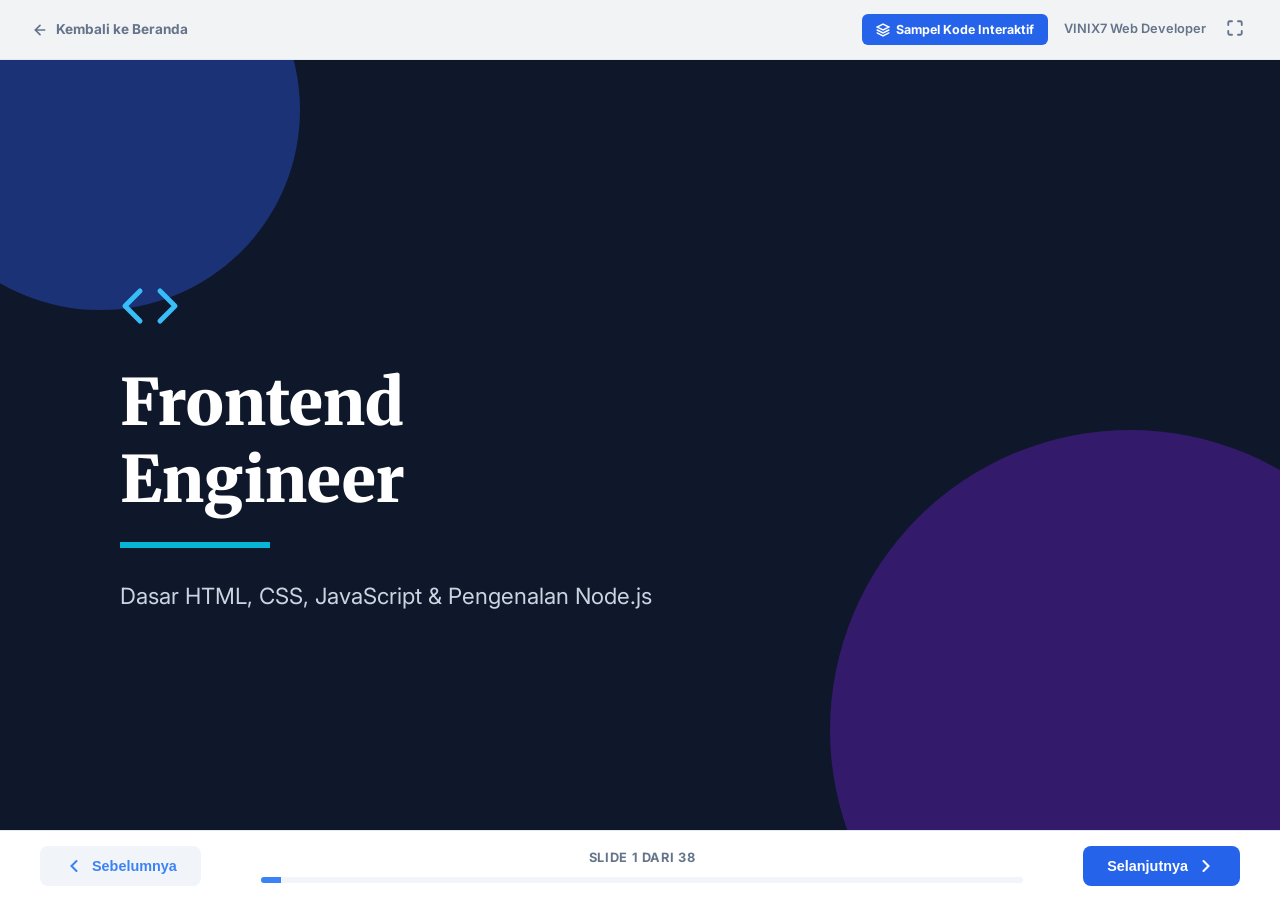
<file: materi/frontend-engineer/index.html>
<!DOCTYPE html>
<html lang="id">
<head>
  <meta charset="UTF-8" />
  <meta name="viewport" content="width=device-width, initial-scale=1.0" />
  <title>Frontend Engineer: HTML, CSS, JS & Node.js | VINIX7</title>
  <link rel="stylesheet" href="../../style.css" />
  <link href="https://fonts.googleapis.com/css2?family=Merriweather:wght@700;900&family=Inter:wght@400;500;600;700&family=JetBrains+Mono:wght@400;500;700&display=swap" rel="stylesheet">
  <style>
    /* ── GLOBAL ── */
    body{margin:0;padding:0;overflow:hidden;background:#0f172a;font-family:'Inter',sans-serif}
    .slide-viewer{display:flex;flex-direction:column;height:100vh;width:100vw;position:fixed;top:0;left:0;z-index:1000;background:#0f172a}
    .slide-navbar{height:60px;display:flex;align-items:center;padding:0 32px;background:rgba(255,255,255,.95);backdrop-filter:blur(10px);border-bottom:1px solid #e2e8f0;justify-content:space-between;z-index:1001}
    .slide-navbar a{text-decoration:none;font-size:.85rem;font-weight:700;color:#64748b;display:flex;align-items:center;gap:8px}
    .slide-navbar a:hover{color:#2563eb}
    .slide-container{flex:1;position:relative;overflow:hidden;background:#fff;display:flex;align-items:center;justify-content:center}
    .slide{position:absolute;top:0;left:0;right:0;bottom:0;width:100%;height:100%;background:#fff;padding:48px 72px;opacity:0;visibility:hidden;transform:translateX(50px);transition:all .5s cubic-bezier(.25,1,.5,1);display:flex;flex-direction:column;justify-content:flex-start;overflow-y:auto;box-sizing:border-box}
    .slide.active{opacity:1;visibility:visible;transform:translateX(0);z-index:10}
    .slide::-webkit-scrollbar{width:6px}
    .slide::-webkit-scrollbar-track{background:transparent}
    .slide::-webkit-scrollbar-thumb{background:#cbd5e1;border-radius:99px}

    /* ── COVER & SECTION SLIDES ── */
    .slide.cover-slide,.slide.section-slide{background:#0f172a;color:#fff;justify-content:center;align-items:center;text-align:center;overflow:hidden}
    .slide.cover-slide::before,.slide.section-slide::before{content:'';position:absolute;top:-150px;left:-100px;width:400px;height:400px;background:#1e3a8a;border-radius:50%;opacity:.8;z-index:0}
    .slide.cover-slide::after,.slide.section-slide::after{content:'';position:absolute;bottom:-200px;right:-150px;width:600px;height:600px;background:#4c1d95;border-radius:50%;opacity:.6;z-index:0}
    .section-slide .bg-blob{position:absolute;top:50%;left:50%;transform:translate(-50%,-50%);width:800px;height:800px;background:radial-gradient(circle,rgba(56,189,248,.15) 0%,rgba(15,23,42,0) 70%);z-index:0;pointer-events:none}
    .slide.cover-slide>*,.slide.section-slide>*{z-index:1;position:relative}
    .slide.cover-slide h1,.slide.section-slide h2{font-family:'Merriweather',serif;font-size:4rem;font-weight:900;margin-bottom:24px;color:#fff;line-height:1.2}
    .slide.cover-slide .accent-line{width:150px;height:6px;background:#06b6d4;margin:0 auto 30px}
    .slide.cover-slide.left-align{text-align:left;align-items:flex-start;padding-left:120px}
    .slide.cover-slide.left-align .accent-line{margin-left:0}
    .slide.cover-slide p,.slide.section-slide p{font-size:1.4rem;color:#cbd5e1;max-width:800px;font-weight:400}
    .slide.section-slide .icon-wrapper{font-size:3.5rem;margin-bottom:20px;color:#38bdf8}

    /* ── SLIDE HEADER ── */
    .slide-header{display:inline-flex;align-items:center;gap:16px;margin-bottom:32px;border-bottom:4px solid #3b82f6;padding-bottom:14px}
    .slide h2{font-family:'Merriweather',serif;font-size:2.4rem;font-weight:700;color:#1e40af;margin:0}
    .slide .lead-text{font-size:1.15rem;color:#334155;margin-bottom:24px;line-height:1.7;background:#f8fafc;padding:20px 24px;border-radius:12px;border:1px solid #e2e8f0}

    /* ── LAYOUT & UTILS ── */
    .cards-grid{display:grid;grid-template-columns:repeat(auto-fit,minmax(260px,1fr));gap:20px;margin-top:16px}
    .content-card{background:#f1f5f9;padding:22px;border-radius:16px;border:1px solid #e2e8f0;text-align:center;transition:.2s}
    .content-card:hover{transform:translateY(-4px);box-shadow:0 10px 25px rgba(0,0,0,.05);border-color:#93c5fd}
    .content-card h3{font-family:'Merriweather',serif;color:#1e3a8a;font-size:1.2rem;margin-bottom:10px;margin-top:14px}
    .content-card p{color:#475569;font-size:1rem;line-height:1.5}
    .icon-large{font-size:2.2rem}
    .slide-list{list-style:none;display:flex;flex-direction:column;gap:18px;padding-left:0}
    .slide-list li{position:relative;padding-left:36px;font-size:1.1rem;color:#334155;line-height:1.6}
    .slide-list li::before{content:'●';position:absolute;left:0;top:2px;color:#3b82f6;font-size:1.1rem}
    .slide-list li strong{color:#1e3a8a;font-weight:700}
    .slide-table{width:100%;border-collapse:separate;border-spacing:0;margin-top:16px;font-size:1.05rem;border-radius:12px;overflow:hidden;border:1px solid #e2e8f0}
    .slide-table th{background:#f8fafc;color:#1e40af;padding:14px 18px;text-align:left;border-bottom:2px solid #e2e8f0}
    .slide-table td{padding:14px 18px;border-bottom:1px solid #e2e8f0;color:#475569;background:#fff}
    .slide-table tr:hover td{background:#f8fafc}
    .slide-two-col{display:grid;grid-template-columns:1fr 1.1fr;gap:36px;align-items:center;flex:1}
    .slide-two-col-equal{display:grid;grid-template-columns:1fr 1fr;gap:36px;align-items:start}

    /* ── CODE BLOCKS ── */
    .code-box{background:#1e293b;color:#e2e8f0;padding:20px 24px;border-radius:12px;font-family:'JetBrains Mono','Courier New',monospace;font-size:.85rem;line-height:1.8;overflow-x:auto;flex:1}
    .code-box .kw{color:#93c5fd} .code-box .str{color:#86efac} .code-box .tag{color:#f9a8d4} .code-box .attr{color:#fde68a} .code-box .com{color:#475569} .code-box .fn{color:#c4b5fd} .code-box .num{color:#fbbf24} .code-box .op{color:#94a3b8}

    /* ── BROWSER MOCKUP ── */
    .bm-wrap{border:2px solid #cbd5e1;border-radius:12px;overflow:hidden;background:#fff;flex:1;display:flex;flex-direction:column;box-shadow:0 10px 25px rgba(0,0,0,.05)}
    .bm-head{background:#e2e8f0;padding:10px 14px;display:flex;gap:6px;border-bottom:1px solid #cbd5e1}
    .bm-dot{width:12px;height:12px;border-radius:50%}
    .bm-dot.r{background:#ef4444}.bm-dot.y{background:#f59e0b}.bm-dot.g{background:#10b981}
    .bm-body{padding:20px;flex:1;background:#f8fafc;display:flex;flex-direction:column;gap:12px}

    /* ── PILAR DIAGRAM ── */
    .pilar-diag{display:flex;align-items:center;justify-content:center;gap:16px;margin-top:20px;background:#f8fafc;padding:30px;border-radius:20px;border:2px solid #e2e8f0}
    .pd-box{width:160px;height:160px;background:#fff;border-radius:16px;border:2px solid #cbd5e1;display:flex;flex-direction:column;align-items:center;justify-content:center;text-align:center;padding:10px;box-shadow:0 4px 12px rgba(0,0,0,.05);transition:.3s}
    .pd-box:hover{transform:translateY(-6px);box-shadow:0 12px 30px rgba(0,0,0,.1)}
    .pd-icon{font-size:2.5rem;margin-bottom:8px}
    .pd-box strong{font-size:1.1rem;color:#1e3a8a;margin-bottom:4px}
    .pd-box span{font-size:.8rem;color:#64748b;line-height:1.4}
    .pd-plus{font-size:2rem;font-weight:800;color:#94a3b8}

    /* ── BOX MODEL DIAGRAM ── */
    .boxmodel-wrap{display:flex;justify-content:center;margin:20px 0}
    .bm-diagram{position:relative;width:380px;height:280px}
    .bm-layer{position:absolute;border-radius:8px;display:flex;align-items:center;justify-content:center;font-weight:700;font-size:.85rem;transition:.3s}
    .bm-margin{top:0;left:0;right:0;bottom:0;background:#fef3c7;border:3px solid #f59e0b}
    .bm-border{top:30px;left:30px;right:30px;bottom:30px;background:#fecaca;border:3px solid #ef4444}
    .bm-padding{top:60px;left:60px;right:60px;bottom:60px;background:#bbf7d0;border:3px solid #22c55e}
    .bm-content{top:90px;left:90px;right:90px;bottom:90px;background:#bfdbfe;border:3px solid #3b82f6;color:#1e3a8a}
    .bm-label{position:absolute;font-size:.7rem;font-weight:800;padding:2px 8px;border-radius:99px;color:#fff}

    /* ── FLEXBOX VISUAL ── */
    .flex-demo{background:#f1f5f9;border:2px dashed #94a3b8;border-radius:12px;padding:16px;display:flex;gap:12px;justify-content:center;align-items:center;min-height:100px;flex-wrap:wrap;margin:16px 0}
    .flex-item{background:#3b82f6;color:#fff;padding:14px 20px;border-radius:8px;font-weight:700;font-size:.9rem;box-shadow:0 4px 10px rgba(59,130,246,.3);transition:.2s}
    .flex-item:hover{transform:scale(1.05)}

    /* ── GRID VISUAL ── */
    .grid-demo{display:grid;grid-template-columns:repeat(3,1fr);gap:12px;margin:16px 0;background:#f1f5f9;border:2px dashed #94a3b8;border-radius:12px;padding:16px}
    .grid-item{background:#8b5cf6;color:#fff;padding:20px;border-radius:8px;font-weight:700;text-align:center;font-size:.9rem;box-shadow:0 4px 10px rgba(139,92,246,.3);transition:.2s}
    .grid-item:hover{transform:scale(1.03)}
    .grid-item.wide{grid-column:span 2;background:#6d28d9}
    .grid-item.tall{grid-row:span 2;background:#7c3aed}

    /* ── TIMELINE ── */
    .timeline{display:flex;flex-direction:column;gap:0;margin:16px 0}
    .tl-item{display:flex;gap:16px;align-items:flex-start}
    .tl-line{display:flex;flex-direction:column;align-items:center;width:40px;flex-shrink:0}
    .tl-dot{width:16px;height:16px;border-radius:50%;background:#3b82f6;border:3px solid #bfdbfe;flex-shrink:0;z-index:2}
    .tl-bar{width:2px;flex:1;min-height:30px;background:#dbeafe}
    .tl-body{padding:4px 0 20px;flex:1}
    .tl-year{font-weight:800;color:#1e40af;font-size:1rem;margin-bottom:2px}
    .tl-desc{font-size:.9rem;color:#475569}

    /* ── NODE.JS ARCHITECTURE ── */
    .node-arch{background:#f0fdf4;border:2px solid #86efac;border-radius:20px;padding:24px;display:flex;flex-direction:column;align-items:center;gap:12px;margin-top:16px}
    .node-box{padding:14px 28px;border-radius:10px;font-weight:700;font-size:.9rem;text-align:center;transition:.2s}
    .node-box:hover{transform:scale(1.03)}
    .node-arrow{font-size:1.5rem;color:#22c55e}
    .node-row{display:flex;gap:12px;flex-wrap:wrap;justify-content:center}

    /* ── FULLSTACK FLOW ── */
    .flow-stack{display:flex;flex-direction:column;align-items:center;gap:0;margin:16px 0}
    .flow-box{padding:14px 32px;border-radius:10px;font-weight:700;font-size:.9rem;min-width:250px;text-align:center;position:relative}
    .flow-arrow{width:2px;height:24px;background:#94a3b8;position:relative}
    .flow-arrow::after{content:'▼';position:absolute;bottom:-8px;left:50%;transform:translateX(-50%);color:#94a3b8;font-size:.8rem}

    /* ── CONTROLS ── */
    .slide-controls{height:70px;background:#fff;border-top:1px solid #e2e8f0;display:flex;align-items:center;justify-content:space-between;padding:0 40px;z-index:1001}
    .btn-nav{background:#2563eb;color:#fff;border:none;border-radius:8px;padding:10px 24px;font-weight:700;font-size:.9rem;cursor:pointer;display:flex;align-items:center;gap:8px;transition:all .2s}
    .btn-nav:hover:not(:disabled){background:#1d4ed8;transform:translateY(-2px)}
    .btn-nav:disabled{background:#cbd5e1;cursor:not-allowed;transform:none}
    .btn-nav.secondary{background:#f1f5f9;color:#3b82f6}
    .btn-nav.secondary:hover:not(:disabled){background:#e2e8f0}
    .slide-progress-wrapper{flex:1;margin:0 60px;text-align:center}
    .slide-progress-text{font-size:.8rem;font-weight:700;color:#64748b;margin-bottom:8px;letter-spacing:.05em;text-transform:uppercase}
    .slide-progress-bar{height:6px;background:#f1f5f9;border-radius:99px;overflow:hidden}
    .slide-progress-fill{height:100%;background:#3b82f6;width:0%;transition:width .4s ease}

    /* ── MISC ── */
    .callout{padding:16px 22px;border-radius:10px;font-size:1rem;font-weight:600;margin-bottom:20px}
    .callout-info{background:#eff6ff;border-left:4px solid #3b82f6;color:#1e40af}
    .callout-tip{background:#fef3c7;border-left:4px solid #f59e0b;color:#92400e}
    .callout-success{background:#f0fdf4;border-left:4px solid #22c55e;color:#166534}
    .badge{display:inline-block;padding:4px 12px;border-radius:99px;font-size:.72rem;font-weight:800;letter-spacing:.05em}
    .quiz-item{background:#fff;border:1px solid #e2e8f0;border-radius:12px;padding:14px 18px;display:flex;align-items:flex-start;gap:14px;margin-bottom:12px}
    .ref-grid{display:grid;grid-template-columns:repeat(auto-fit,minmax(210px,1fr));gap:16px;margin-top:16px}
    .ref-card{background:#f8fafc;border:1px solid #e2e8f0;border-radius:12px;padding:16px}
    .career-grid{display:grid;grid-template-columns:repeat(auto-fit,minmax(195px,1fr));gap:14px;margin-top:16px}
    .career-card{border-radius:12px;padding:16px;background:#fff;border:1px solid #e2e8f0;transition:all .25s}
    .career-card:hover{transform:translateY(-4px);box-shadow:0 8px 24px rgba(0,0,0,.08);border-color:#93c5fd}
    .roadmap-flow{display:flex;flex-direction:column;align-items:center;gap:0;margin:16px 0}
    .rm-box{padding:12px 28px;border-radius:10px;font-weight:700;font-size:.88rem;min-width:220px;text-align:center;border:2px solid;transition:.2s}
    .rm-box:hover{transform:scale(1.03)}
    .rm-arrow{width:2px;height:16px;background:#94a3b8}
    .compare-grid{display:grid;grid-template-columns:1fr 1fr;gap:20px;margin-top:16px}
    .compare-card{border-radius:14px;padding:20px;border:2px solid}
    .eco-grid{display:grid;grid-template-columns:repeat(auto-fit,minmax(200px,1fr));gap:14px;margin-top:16px}
    .eco-card{background:#f8fafc;border:1px solid #e2e8f0;border-radius:12px;padding:16px;transition:.2s}
    .eco-card:hover{transform:translateY(-3px);box-shadow:0 6px 20px rgba(0,0,0,.07);border-color:#93c5fd}
    .semver-visual{display:flex;align-items:center;gap:4px;justify-content:center;margin:20px 0}
    .sv-block{padding:16px 24px;border-radius:10px;text-align:center;font-weight:700;min-width:80px}
    .sv-dot{font-size:2rem;font-weight:900;color:#64748b}
  </style>
</head>
<body>
  <div class="slide-viewer">
    <div class="slide-navbar">
      <a href="../../index.html"><svg width="16" height="16" viewBox="0 0 24 24" fill="none" stroke="currentColor" stroke-width="2.5" stroke-linecap="round"><path d="M19 12H5M12 19l-7-7 7-7"/></svg> Kembali ke Beranda</a>
      <div style="display:flex;align-items:center;gap:16px;">
        <a href="sampel/index.html" style="background:#2563eb;color:#fff;padding:6px 14px;border-radius:6px;font-size:.78rem;font-weight:700;text-decoration:none;display:flex;align-items:center;gap:6px;transition:.2s;">
          <svg width="14" height="14" viewBox="0 0 24 24" fill="none" stroke="currentColor" stroke-width="2.5" stroke-linecap="round"><polygon points="12 2 2 7 12 12 22 7 12 2"/><polyline points="2 17 12 22 22 17"/><polyline points="2 12 12 17 22 12"/></svg>
          Sampel Kode Interaktif
        </a>
        <div style="font-size:.8rem;color:#64748b;font-weight:600;">VINIX7 Web Developer</div>
        <button id="btn-fullscreen" style="background:none;border:none;cursor:pointer;color:#64748b;padding:4px;border-radius:4px;" title="Toggle Fullscreen (F)">
          <svg width="18" height="18" viewBox="0 0 24 24" fill="none" stroke="currentColor" stroke-width="2.5" stroke-linecap="round" stroke-linejoin="round"><path d="M8 3H5a2 2 0 0 0-2 2v3m18 0V5a2 2 0 0 0-2-2h-3m0 18h3a2 2 0 0 0 2-2v-3M3 16v3a2 2 0 0 0 2 2h3"/></svg>
        </button>
      </div>
    </div>

    <div class="slide-container" id="slide-container">

      <!-- ══════════════════════════════════════════════ -->
      <!-- SLIDE 1: COVER -->
      <!-- ══════════════════════════════════════════════ -->
      <div class="slide cover-slide left-align" id="slide-1">
        <div style="text-align:left;margin-bottom:20px;">
          <svg width="60" height="60" viewBox="0 0 24 24" fill="none" stroke="#38bdf8" stroke-width="2" stroke-linecap="round" stroke-linejoin="round"><polyline points="16 18 22 12 16 6"/><polyline points="8 6 2 12 8 18"/></svg>
        </div>
        <h1>Frontend<br>Engineer</h1>
        <div class="accent-line"></div>
        <p>Dasar HTML, CSS, JavaScript & Pengenalan Node.js</p>
      </div>

      <!-- SLIDE 2: DAFTAR ISI -->
      <div class="slide" id="slide-2">
        <div class="slide-header">
          <svg width="32" height="32" viewBox="0 0 24 24" fill="none" stroke="#2563eb" stroke-width="2.2" stroke-linecap="round"><path d="M16 4h2a2 2 0 0 1 2 2v14a2 2 0 0 1-2 2H6a2 2 0 0 1-2-2V6a2 2 0 0 1 2-2h2"/><rect x="8" y="2" width="8" height="4" rx="1" ry="1"/></svg>
          <h2>Daftar Isi</h2>
        </div>
        <div class="cards-grid">
          <div class="content-card" style="display:flex;align-items:center;text-align:left;gap:20px;"><div style="background:#2563eb;color:white;padding:14px 18px;border-radius:8px;font-weight:bold;font-size:1.1rem;flex-shrink:0;">01</div><p style="margin:0;font-weight:600;">Dasar HTML</p></div>
          <div class="content-card" style="display:flex;align-items:center;text-align:left;gap:20px;"><div style="background:#8b5cf6;color:white;padding:14px 18px;border-radius:8px;font-weight:bold;font-size:1.1rem;flex-shrink:0;">02</div><p style="margin:0;font-weight:600;">Dasar CSS</p></div>
          <div class="content-card" style="display:flex;align-items:center;text-align:left;gap:20px;"><div style="background:#f59e0b;color:white;padding:14px 18px;border-radius:8px;font-weight:bold;font-size:1.1rem;flex-shrink:0;">03</div><p style="margin:0;font-weight:600;">Dasar JavaScript</p></div>
          <div class="content-card" style="display:flex;align-items:center;text-align:left;gap:20px;"><div style="background:#10b981;color:white;padding:14px 18px;border-radius:8px;font-weight:bold;font-size:1.1rem;flex-shrink:0;">04</div><p style="margin:0;font-weight:600;">Pengenalan Node.js</p></div>
          <div class="content-card" style="display:flex;align-items:center;text-align:left;gap:20px;"><div style="background:#f43f5e;color:white;padding:14px 18px;border-radius:8px;font-weight:bold;font-size:1.1rem;flex-shrink:0;">05</div><p style="margin:0;font-weight:600;">Tools, Workflow & Karier</p></div>
          <a href="sampel/index.html" class="content-card" style="display:flex;align-items:center;text-align:left;gap:20px;background:#eff6ff;border:2px solid #38bdf8;text-decoration:none;"><div style="background:#0284c7;color:white;padding:12px 14px;border-radius:8px;display:flex;align-items:center;justify-content:center;flex-shrink:0;"><svg width="22" height="22" viewBox="0 0 24 24" fill="none" stroke="currentColor" stroke-width="2.2" stroke-linecap="round"><polygon points="12 2 2 7 12 12 22 7 12 2"/><polyline points="2 17 12 22 22 17"/><polyline points="2 12 12 17 22 12"/></svg></div><div><p style="margin:0;font-weight:700;color:#0369a1;">Sampel Kode Interaktif</p><span style="font-size:.78rem;color:#0284c7;font-weight:600;">W3Schools Style →</span></div></a>
        </div>
      </div>

      <!-- ══════════════════════════════════════════════ -->
      <!-- BAGIAN 1: DASAR HTML -->
      <!-- ══════════════════════════════════════════════ -->
      <div class="slide section-slide" id="slide-3">
        <div class="bg-blob"></div>
        <div class="icon-wrapper"><svg width="80" height="80" viewBox="0 0 24 24" fill="none" stroke="#38bdf8" stroke-width="2" stroke-linecap="round"><polyline points="16 18 22 12 16 6"/><polyline points="8 6 2 12 8 18"/></svg></div>
        <h2>BAGIAN 1</h2>
        <p>Dasar HTML</p>
      </div>

      <!-- SLIDE 4: Apa itu HTML -->
      <div class="slide" id="slide-4">
        <div class="slide-header"><span style="font-size:2.5rem;color:#e34c26;">🏷️</span><h2>Apa itu HTML?</h2></div>
        <p class="lead-text">HTML (HyperText Markup Language) adalah bahasa markup standar untuk membuat <strong>struktur</strong> halaman web. HTML memberitahu browser bagaimana menampilkan konten — teks, gambar, link, form, dan lainnya.</p>
        <div class="slide-two-col-equal">
          <div>
            <table class="slide-table">
              <tr><th>Fakta</th><th>Keterangan</th></tr>
              <tr><td>📅 Dibuat oleh</td><td>Tim Berners-Lee, <strong>1991</strong></td></tr>
              <tr><td>📄 Versi Terbaru</td><td><strong>HTML5</strong> (sejak 2014)</td></tr>
              <tr><td>🌐 Standarisasi</td><td>W3C & WHATWG</td></tr>
              <tr><td>🔧 Fungsi</td><td>Struktur & konten halaman web</td></tr>
            </table>
          </div>
          <div>
            <div class="timeline">
              <div class="tl-item"><div class="tl-line"><div class="tl-dot" style="background:#94a3b8;"></div><div class="tl-bar"></div></div><div class="tl-body"><div class="tl-year">1991 — HTML 1.0</div><div class="tl-desc">Hanya teks & link</div></div></div>
              <div class="tl-item"><div class="tl-line"><div class="tl-dot" style="background:#64748b;"></div><div class="tl-bar"></div></div><div class="tl-body"><div class="tl-year">1995 — HTML 2.0</div><div class="tl-desc">Form & tabel</div></div></div>
              <div class="tl-item"><div class="tl-line"><div class="tl-dot" style="background:#3b82f6;"></div><div class="tl-bar"></div></div><div class="tl-body"><div class="tl-year">1997 — HTML 4.0</div><div class="tl-desc">Styling & scripting</div></div></div>
              <div class="tl-item"><div class="tl-line"><div class="tl-dot" style="background:#e34c26;border-color:#f97316;"></div></div><div class="tl-body"><div class="tl-year">2014 — HTML5 🚀</div><div class="tl-desc">Multimedia, semantic, API</div></div></div>
            </div>
          </div>
        </div>
      </div>

      <!-- SLIDE 5: Struktur Dasar -->
      <div class="slide" id="slide-5">
        <div class="slide-header"><span style="font-size:2.5rem;">📝</span><h2>Struktur Dasar Dokumen HTML</h2></div>
        <div class="slide-two-col">
          <div class="code-box">
<span class="tag">&lt;!DOCTYPE html&gt;</span>
<span class="tag">&lt;html</span> <span class="attr">lang</span>=<span class="str">"id"</span><span class="tag">&gt;</span>
  <span class="tag">&lt;head&gt;</span>
    <span class="tag">&lt;meta</span> <span class="attr">charset</span>=<span class="str">"UTF-8"</span><span class="tag">&gt;</span>
    <span class="tag">&lt;meta</span> <span class="attr">name</span>=<span class="str">"viewport"</span>
          <span class="attr">content</span>=<span class="str">"width=device-width,
          initial-scale=1.0"</span><span class="tag">&gt;</span>
    <span class="tag">&lt;title&gt;</span>Judul Halaman<span class="tag">&lt;/title&gt;</span>
  <span class="tag">&lt;/head&gt;</span>
  <span class="tag">&lt;body&gt;</span>
    <span class="tag">&lt;h1&gt;</span>Halo Dunia!<span class="tag">&lt;/h1&gt;</span>
    <span class="tag">&lt;p&gt;</span>Paragraf pertamaku.<span class="tag">&lt;/p&gt;</span>
  <span class="tag">&lt;/body&gt;</span>
<span class="tag">&lt;/html&gt;</span>
          </div>
          <div>
            <ul class="slide-list">
              <li><strong>&lt;!DOCTYPE html&gt;</strong> — Deklarasi HTML5</li>
              <li><strong>&lt;html lang="id"&gt;</strong> — Root element + bahasa</li>
              <li><strong>&lt;head&gt;</strong> — Metadata (tidak tampil di browser)</li>
              <li><strong>&lt;meta charset&gt;</strong> — Encoding karakter UTF-8</li>
              <li><strong>&lt;meta viewport&gt;</strong> — Responsif untuk mobile</li>
              <li><strong>&lt;title&gt;</strong> — Judul tab browser</li>
              <li><strong>&lt;body&gt;</strong> — Konten yang ditampilkan</li>
            </ul>
          </div>
        </div>
      </div>

      <!-- SLIDE 6: Tag Penting -->
      <div class="slide" id="slide-6">
        <div class="slide-header"><span style="font-size:2.5rem;">🧱</span><h2>Elemen & Tag Penting HTML</h2></div>
        <table class="slide-table">
          <tr><th>Tag</th><th>Fungsi</th><th>Contoh</th></tr>
          <tr><td><code>&lt;h1&gt;</code> – <code>&lt;h6&gt;</code></td><td>Heading / Judul (hierarki)</td><td><code>&lt;h1&gt;Judul&lt;/h1&gt;</code></td></tr>
          <tr><td><code>&lt;p&gt;</code></td><td>Paragraf teks</td><td><code>&lt;p&gt;Teks...&lt;/p&gt;</code></td></tr>
          <tr><td><code>&lt;a&gt;</code></td><td>Hyperlink</td><td><code>&lt;a href="url"&gt;Klik&lt;/a&gt;</code></td></tr>
          <tr><td><code>&lt;img&gt;</code></td><td>Gambar</td><td><code>&lt;img src="foto.jpg" alt="..."&gt;</code></td></tr>
          <tr><td><code>&lt;ul&gt;</code> / <code>&lt;ol&gt;</code></td><td>List (unordered / ordered)</td><td><code>&lt;ul&gt;&lt;li&gt;Item&lt;/li&gt;&lt;/ul&gt;</code></td></tr>
          <tr><td><code>&lt;table&gt;</code></td><td>Tabel data</td><td><code>&lt;table&gt;&lt;tr&gt;&lt;td&gt;Data&lt;/td&gt;...&lt;/table&gt;</code></td></tr>
          <tr><td><code>&lt;div&gt;</code></td><td>Container / pembungkus</td><td><code>&lt;div class="wrapper"&gt;...&lt;/div&gt;</code></td></tr>
          <tr><td><code>&lt;strong&gt;</code></td><td>Teks tebal (penting)</td><td><code>&lt;strong&gt;Penting!&lt;/strong&gt;</code></td></tr>
        </table>
      </div>

      <!-- SLIDE 7: Semantic HTML -->
      <div class="slide" id="slide-7">
        <div class="slide-header"><span style="font-size:2.5rem;">🔖</span><h2>Semantic HTML</h2></div>
        <p class="lead-text">Semantic HTML menggunakan tag yang <strong>bermakna</strong> untuk mendeskripsikan struktur halaman — bukan hanya <code>&lt;div&gt;</code> untuk semuanya.</p>
        <div class="slide-two-col">
          <div class="code-box">
<span class="tag">&lt;header&gt;</span>
  <span class="tag">&lt;nav&gt;</span>Menu navigasi<span class="tag">&lt;/nav&gt;</span>
<span class="tag">&lt;/header&gt;</span>

<span class="tag">&lt;main&gt;</span>
  <span class="tag">&lt;article&gt;</span>
    <span class="tag">&lt;section&gt;</span>Bagian 1<span class="tag">&lt;/section&gt;</span>
    <span class="tag">&lt;section&gt;</span>Bagian 2<span class="tag">&lt;/section&gt;</span>
  <span class="tag">&lt;/article&gt;</span>
  <span class="tag">&lt;aside&gt;</span>Sidebar<span class="tag">&lt;/aside&gt;</span>
<span class="tag">&lt;/main&gt;</span>

<span class="tag">&lt;footer&gt;</span>© 2026<span class="tag">&lt;/footer&gt;</span>
          </div>
          <div>
            <div class="cards-grid" style="grid-template-columns:1fr 1fr;">
              <div class="content-card" style="text-align:left;padding:16px;"><span style="font-size:1.5rem;">🔍</span><h3 style="font-size:1rem;">SEO Lebih Baik</h3><p style="font-size:.85rem;">Search engine memahami struktur konten</p></div>
              <div class="content-card" style="text-align:left;padding:16px;"><span style="font-size:1.5rem;">♿</span><h3 style="font-size:1rem;">Accessibility</h3><p style="font-size:.85rem;">Screen reader navigasi lebih baik</p></div>
              <div class="content-card" style="text-align:left;padding:16px;"><span style="font-size:1.5rem;">🛠️</span><h3 style="font-size:1rem;">Maintainability</h3><p style="font-size:.85rem;">Kode mudah dibaca & dipahami</p></div>
              <div class="content-card" style="text-align:left;padding:16px;"><span style="font-size:1.5rem;">✅</span><h3 style="font-size:1rem;">Standar Industri</h3><p style="font-size:.85rem;">Best practice modern development</p></div>
            </div>
          </div>
        </div>
      </div>

      <!-- SLIDE 8: Form & Input -->
      <div class="slide" id="slide-8">
        <div class="slide-header"><span style="font-size:2.5rem;">📋</span><h2>Form & Input HTML</h2></div>
        <div class="slide-two-col">
          <div class="code-box" style="font-size:.8rem;">
<span class="tag">&lt;form</span> <span class="attr">action</span>=<span class="str">"/submit"</span> <span class="attr">method</span>=<span class="str">"POST"</span><span class="tag">&gt;</span>
  <span class="tag">&lt;label</span> <span class="attr">for</span>=<span class="str">"nama"</span><span class="tag">&gt;</span>Nama:<span class="tag">&lt;/label&gt;</span>
  <span class="tag">&lt;input</span> <span class="attr">type</span>=<span class="str">"text"</span> <span class="attr">id</span>=<span class="str">"nama"</span> <span class="attr">required</span><span class="tag">&gt;</span>

  <span class="tag">&lt;label</span> <span class="attr">for</span>=<span class="str">"email"</span><span class="tag">&gt;</span>Email:<span class="tag">&lt;/label&gt;</span>
  <span class="tag">&lt;input</span> <span class="attr">type</span>=<span class="str">"email"</span> <span class="attr">id</span>=<span class="str">"email"</span> <span class="attr">required</span><span class="tag">&gt;</span>

  <span class="tag">&lt;select</span> <span class="attr">name</span>=<span class="str">"role"</span><span class="tag">&gt;</span>
    <span class="tag">&lt;option&gt;</span>Mahasiswa<span class="tag">&lt;/option&gt;</span>
    <span class="tag">&lt;option&gt;</span>Dosen<span class="tag">&lt;/option&gt;</span>
  <span class="tag">&lt;/select&gt;</span>

  <span class="tag">&lt;button</span> <span class="attr">type</span>=<span class="str">"submit"</span><span class="tag">&gt;</span>Daftar<span class="tag">&lt;/button&gt;</span>
<span class="tag">&lt;/form&gt;</span>
          </div>
          <div>
            <h3 style="color:#1e3a8a;font-family:'Merriweather',serif;margin:0 0 12px;">Jenis Input HTML5</h3>
            <table class="slide-table" style="font-size:.9rem;">
              <tr><th>Type</th><th>Fungsi</th></tr>
              <tr><td><code>text</code></td><td>Teks biasa</td></tr>
              <tr><td><code>email</code></td><td>Email (validasi otomatis)</td></tr>
              <tr><td><code>password</code></td><td>Password (tersembunyi)</td></tr>
              <tr><td><code>number</code></td><td>Angka</td></tr>
              <tr><td><code>date</code></td><td>Tanggal</td></tr>
              <tr><td><code>file</code></td><td>Upload file</td></tr>
              <tr><td><code>range</code></td><td>Slider</td></tr>
              <tr><td><code>color</code></td><td>Color picker</td></tr>
            </table>
          </div>
        </div>
      </div>

      <!-- SLIDE 9: Media & Best Practices -->
      <div class="slide" id="slide-9">
        <div class="slide-header"><span style="font-size:2.5rem;">✅</span><h2>HTML Best Practices</h2></div>
        <div class="cards-grid" style="grid-template-columns:repeat(auto-fit,minmax(220px,1fr));">
          <div class="content-card" style="text-align:left;padding:18px;"><span style="font-size:1.5rem;">📐</span><h3 style="font-size:.95rem;">Indentasi Konsisten</h3><p style="font-size:.85rem;">Gunakan 2 atau 4 spasi</p></div>
          <div class="content-card" style="text-align:left;padding:18px;"><span style="font-size:1.5rem;">🏷️</span><h3 style="font-size:.95rem;">Gunakan Semantic</h3><p style="font-size:.85rem;">Hindari div berlebihan</p></div>
          <div class="content-card" style="text-align:left;padding:18px;"><span style="font-size:1.5rem;">🖼️</span><h3 style="font-size:.95rem;">Alt pada Gambar</h3><p style="font-size:.85rem;">Wajib untuk accessibility</p></div>
          <div class="content-card" style="text-align:left;padding:18px;"><span style="font-size:1.5rem;">✅</span><h3 style="font-size:.95rem;">Validasi W3C</h3><p style="font-size:.85rem;">Periksa di validator.w3.org</p></div>
          <div class="content-card" style="text-align:left;padding:18px;"><span style="font-size:1.5rem;">📁</span><h3 style="font-size:.95rem;">Struktur Folder Rapi</h3><p style="font-size:.85rem;">css/, js/, images/, index.html</p></div>
          <div class="content-card" style="text-align:left;padding:18px;"><span style="font-size:1.5rem;">📱</span><h3 style="font-size:.95rem;">Mobile-First</h3><p style="font-size:.85rem;">Selalu sertakan meta viewport</p></div>
        </div>
      </div>

      <!-- ══════════════════════════════════════════════ -->
      <!-- BAGIAN 2: DASAR CSS -->
      <!-- ══════════════════════════════════════════════ -->
      <div class="slide section-slide" id="slide-10">
        <div class="bg-blob"></div>
        <div class="icon-wrapper" style="font-size:4rem;">🎨</div>
        <h2>BAGIAN 2</h2>
        <p>Dasar CSS</p>
      </div>

      <!-- SLIDE 11: CSS Fundamentals -->
      <div class="slide" id="slide-11">
        <div class="slide-header"><span style="font-size:2.5rem;color:#8b5cf6;">🎨</span><h2>CSS Fundamentals</h2></div>
        <p class="lead-text">CSS (Cascading Style Sheets) mengatur <strong>tampilan visual</strong> elemen HTML — warna, ukuran, posisi, animasi, dan layout.</p>
        <div class="slide-two-col">
          <div>
            <h3 style="color:#1e3a8a;font-family:'Merriweather',serif;margin:0 0 12px;">3 Cara Menambahkan CSS</h3>
            <div class="code-box" style="font-size:.8rem;">
<span class="com">&lt;!-- 1. Inline CSS --&gt;</span>
<span class="tag">&lt;p</span> <span class="attr">style</span>=<span class="str">"color: blue;"</span><span class="tag">&gt;</span>Teks<span class="tag">&lt;/p&gt;</span>

<span class="com">&lt;!-- 2. Internal CSS --&gt;</span>
<span class="tag">&lt;style&gt;</span>
  <span class="fn">p</span> { <span class="attr">color</span>: <span class="str">blue</span>; }
<span class="tag">&lt;/style&gt;</span>

<span class="com">&lt;!-- 3. External CSS ✅ --&gt;</span>
<span class="tag">&lt;link</span> <span class="attr">rel</span>=<span class="str">"stylesheet"</span>
      <span class="attr">href</span>=<span class="str">"style.css"</span><span class="tag">&gt;</span>
            </div>
          </div>
          <div>
            <h3 style="color:#1e3a8a;font-family:'Merriweather',serif;margin:0 0 12px;">Jenis Selector</h3>
            <table class="slide-table" style="font-size:.9rem;">
              <tr><th>Selector</th><th>Contoh</th><th>Target</th></tr>
              <tr><td>Element</td><td><code>p { }</code></td><td>Semua <code>&lt;p&gt;</code></td></tr>
              <tr><td>Class</td><td><code>.card { }</code></td><td>class="card"</td></tr>
              <tr><td>ID</td><td><code>#header { }</code></td><td>id="header"</td></tr>
              <tr><td>Universal</td><td><code>* { }</code></td><td>Semua elemen</td></tr>
              <tr><td>Pseudo-class</td><td><code>a:hover { }</code></td><td>Saat hover</td></tr>
            </table>
          </div>
        </div>
      </div>

      <!-- SLIDE 12: Box Model -->
      <div class="slide" id="slide-12">
        <div class="slide-header"><span style="font-size:2.5rem;">📦</span><h2>Box Model & Positioning</h2></div>
        <div class="slide-two-col">
          <div>
            <p style="font-size:1rem;color:#334155;margin-bottom:16px;">Setiap elemen HTML adalah sebuah <strong>kotak</strong> dengan 4 layer:</p>
            <div class="boxmodel-wrap">
              <div class="bm-diagram">
                <div class="bm-layer bm-margin">
                  <span class="bm-label" style="top:4px;left:4px;background:#f59e0b;">MARGIN</span>
                  <div class="bm-layer bm-border">
                    <span class="bm-label" style="top:4px;left:4px;background:#ef4444;">BORDER</span>
                    <div class="bm-layer bm-padding">
                      <span class="bm-label" style="top:4px;left:4px;background:#22c55e;">PADDING</span>
                      <div class="bm-layer bm-content">CONTENT</div>
                    </div>
                  </div>
                </div>
              </div>
            </div>
          </div>
          <div>
            <h3 style="color:#1e3a8a;font-family:'Merriweather',serif;margin:0 0 12px;">CSS Position</h3>
            <table class="slide-table" style="font-size:.9rem;">
              <tr><th>Value</th><th>Perilaku</th></tr>
              <tr><td><code>static</code></td><td>Default, flow normal</td></tr>
              <tr><td><code>relative</code></td><td>Relatif dari posisi normal</td></tr>
              <tr><td><code>absolute</code></td><td>Relatif dari parent positioned</td></tr>
              <tr><td><code>fixed</code></td><td>Tetap di layar saat scroll</td></tr>
              <tr><td><code>sticky</code></td><td>Kombinasi relative + fixed</td></tr>
            </table>
            <div class="code-box" style="margin-top:14px;font-size:.8rem;">
<span class="fn">.box</span> {
  <span class="attr">width</span>: <span class="num">200px</span>;
  <span class="attr">padding</span>: <span class="num">20px</span>;
  <span class="attr">border</span>: <span class="num">2px</span> <span class="kw">solid</span> <span class="str">#333</span>;
  <span class="attr">margin</span>: <span class="num">16px</span>;
  <span class="attr">box-sizing</span>: <span class="kw">border-box</span>;
}
            </div>
          </div>
        </div>
      </div>

      <!-- SLIDE 13: Flexbox -->
      <div class="slide" id="slide-13">
        <div class="slide-header"><span style="font-size:2.5rem;">🔲</span><h2>Flexbox Layout</h2></div>
        <p class="lead-text">Flexbox adalah sistem layout <strong>1 dimensi</strong> untuk mengatur elemen dalam satu baris atau kolom.</p>
        <div class="slide-two-col">
          <div>
            <div class="code-box" style="font-size:.8rem;">
<span class="fn">.container</span> {
  <span class="attr">display</span>: <span class="kw">flex</span>;
  <span class="attr">justify-content</span>: <span class="kw">center</span>;
  <span class="attr">align-items</span>: <span class="kw">center</span>;
  <span class="attr">gap</span>: <span class="num">16px</span>;
  <span class="attr">flex-wrap</span>: <span class="kw">wrap</span>;
}
<span class="fn">.item</span> {
  <span class="attr">flex</span>: <span class="num">1</span>;
}
            </div>
            <table class="slide-table" style="margin-top:14px;font-size:.85rem;">
              <tr><th>Property</th><th>Fungsi</th></tr>
              <tr><td><code>justify-content</code></td><td>Alignment horizontal</td></tr>
              <tr><td><code>align-items</code></td><td>Alignment vertical</td></tr>
              <tr><td><code>flex-direction</code></td><td>Arah: row / column</td></tr>
              <tr><td><code>gap</code></td><td>Jarak antar items</td></tr>
            </table>
          </div>
          <div>
            <h3 style="color:#1e3a8a;font-family:'Merriweather',serif;margin:0 0 12px;">Visual Demo</h3>
            <div style="font-size:.75rem;color:#64748b;margin-bottom:8px;font-weight:700;">justify-content: center</div>
            <div class="flex-demo">
              <div class="flex-item">1</div>
              <div class="flex-item">2</div>
              <div class="flex-item">3</div>
            </div>
            <div style="font-size:.75rem;color:#64748b;margin-bottom:8px;font-weight:700;">justify-content: space-between</div>
            <div class="flex-demo" style="justify-content:space-between;">
              <div class="flex-item">A</div>
              <div class="flex-item">B</div>
              <div class="flex-item">C</div>
            </div>
          </div>
        </div>
      </div>

      <!-- SLIDE 14: CSS Grid -->
      <div class="slide" id="slide-14">
        <div class="slide-header"><span style="font-size:2.5rem;">📐</span><h2>CSS Grid Layout</h2></div>
        <p class="lead-text">Grid adalah sistem layout <strong>2 dimensi</strong> — mengatur baris DAN kolom sekaligus.</p>
        <div class="slide-two-col">
          <div>
            <div class="code-box" style="font-size:.8rem;">
<span class="fn">.grid</span> {
  <span class="attr">display</span>: <span class="kw">grid</span>;
  <span class="attr">grid-template-columns</span>:
    <span class="fn">repeat</span>(<span class="num">3</span>, <span class="num">1fr</span>);
  <span class="attr">gap</span>: <span class="num">20px</span>;
}

<span class="fn">.item-wide</span> {
  <span class="attr">grid-column</span>: <span class="kw">span</span> <span class="num">2</span>;
}
            </div>
            <div class="compare-grid" style="margin-top:14px;grid-template-columns:1fr 1fr;">
              <div class="compare-card" style="background:#eff6ff;border-color:#93c5fd;padding:14px;">
                <div style="font-weight:800;color:#1e40af;margin-bottom:6px;">Flexbox</div>
                <p style="margin:0;font-size:.82rem;color:#475569;">Layout 1D, navigasi, toolbar, alignment sederhana</p>
              </div>
              <div class="compare-card" style="background:#faf5ff;border-color:#c4b5fd;padding:14px;">
                <div style="font-weight:800;color:#6d28d9;margin-bottom:6px;">Grid</div>
                <p style="margin:0;font-size:.82rem;color:#475569;">Layout 2D, halaman utama, card gallery</p>
              </div>
            </div>
          </div>
          <div>
            <h3 style="color:#1e3a8a;font-family:'Merriweather',serif;margin:0 0 12px;">Visual Demo</h3>
            <div class="grid-demo">
              <div class="grid-item">1</div>
              <div class="grid-item">2</div>
              <div class="grid-item">3</div>
              <div class="grid-item wide">4 (span 2)</div>
              <div class="grid-item">5</div>
            </div>
          </div>
        </div>
      </div>

      <!-- SLIDE 15: Responsive -->
      <div class="slide" id="slide-15">
        <div class="slide-header"><span style="font-size:2.5rem;">📱</span><h2>Responsive Design & Media Queries</h2></div>
        <div class="slide-two-col">
          <div>
            <div class="code-box" style="font-size:.8rem;">
<span class="com">/* Mobile First */</span>
<span class="fn">.container</span> {
  <span class="attr">padding</span>: <span class="num">16px</span>;
}

<span class="com">/* Tablet */</span>
<span class="kw">@media</span> (<span class="attr">min-width</span>: <span class="num">768px</span>) {
  <span class="fn">.container</span> {
    <span class="attr">padding</span>: <span class="num">32px</span>;
    <span class="attr">max-width</span>: <span class="num">720px</span>;
  }
}

<span class="com">/* Desktop */</span>
<span class="kw">@media</span> (<span class="attr">min-width</span>: <span class="num">1024px</span>) {
  <span class="fn">.container</span> {
    <span class="attr">padding</span>: <span class="num">48px</span>;
    <span class="attr">max-width</span>: <span class="num">1200px</span>;
  }
}
            </div>
          </div>
          <div>
            <div class="callout callout-tip">💡 <strong>Mobile First</strong>: Desain untuk mobile dulu, lalu <em>scale up</em> ke tablet dan desktop.</div>
            <table class="slide-table" style="font-size:.9rem;">
              <tr><th>Unit</th><th>Keterangan</th></tr>
              <tr><td><code>%</code></td><td>Relatif terhadap parent</td></tr>
              <tr><td><code>vw / vh</code></td><td>Relatif terhadap viewport</td></tr>
              <tr><td><code>rem</code></td><td>Relatif terhadap root font-size</td></tr>
              <tr><td><code>em</code></td><td>Relatif terhadap parent font-size</td></tr>
              <tr><td><code>clamp()</code></td><td>Min, preferred, max</td></tr>
            </table>
          </div>
        </div>
      </div>

      <!-- SLIDE 16: CSS Modern -->
      <div class="slide" id="slide-16">
        <div class="slide-header"><span style="font-size:2.5rem;">✨</span><h2>CSS Variables & Animations</h2></div>
        <div class="slide-two-col-equal">
          <div>
            <h3 style="color:#1e3a8a;font-family:'Merriweather',serif;margin:0 0 12px;">Custom Properties</h3>
            <div class="code-box" style="font-size:.8rem;">
<span class="fn">:root</span> {
  <span class="attr">--primary</span>: <span class="str">#2563eb</span>;
  <span class="attr">--radius</span>: <span class="num">12px</span>;
  <span class="attr">--shadow</span>: <span class="num">0 4px 12px</span>
    <span class="fn">rgba</span>(<span class="num">0,0,0,0.1</span>);
}

<span class="fn">.button</span> {
  <span class="attr">background</span>: <span class="fn">var</span>(<span class="attr">--primary</span>);
  <span class="attr">border-radius</span>: <span class="fn">var</span>(<span class="attr">--radius</span>);
  <span class="attr">box-shadow</span>: <span class="fn">var</span>(<span class="attr">--shadow</span>);
}
            </div>
          </div>
          <div>
            <h3 style="color:#1e3a8a;font-family:'Merriweather',serif;margin:0 0 12px;">Transitions & Animations</h3>
            <div class="code-box" style="font-size:.8rem;">
<span class="com">/* Transition */</span>
<span class="fn">.card</span> {
  <span class="attr">transition</span>: <span class="kw">transform</span> <span class="num">.3s</span>;
}
<span class="fn">.card:hover</span> {
  <span class="attr">transform</span>: <span class="fn">translateY</span>(<span class="num">-4px</span>);
}

<span class="com">/* Keyframe Animation */</span>
<span class="kw">@keyframes</span> <span class="fn">fadeIn</span> {
  <span class="kw">from</span> { <span class="attr">opacity</span>: <span class="num">0</span>; }
  <span class="kw">to</span> { <span class="attr">opacity</span>: <span class="num">1</span>; }
}
<span class="fn">.element</span> {
  <span class="attr">animation</span>: <span class="fn">fadeIn</span> <span class="num">.5s</span> <span class="kw">ease-out</span>;
}
            </div>
          </div>
        </div>
      </div>

      <!-- ══════════════════════════════════════════════ -->
      <!-- BAGIAN 3: DASAR JAVASCRIPT -->
      <!-- ══════════════════════════════════════════════ -->
      <div class="slide section-slide" id="slide-17">
        <div class="bg-blob"></div>
        <div class="icon-wrapper" style="font-size:4rem;">⚡</div>
        <h2>BAGIAN 3</h2>
        <p>Dasar JavaScript</p>
        <div style="margin-top:20px;display:flex;gap:12px;flex-wrap:wrap;justify-content:center;z-index:10;">
          <a href="sampel/01-variabel-tipe-data.html" target="_blank" style="background:#2563eb;color:#fff;text-decoration:none;padding:10px 20px;border-radius:8px;font-weight:700;font-size:.9rem;box-shadow:0 4px 12px rgba(37,99,235,0.4);">💻 Buka Contoh Interaktif (W3Schools Style)</a>
        </div>
      </div>

      <!-- SLIDE 18: Apa itu JS -->
      <div class="slide" id="slide-18">
        <div class="slide-header"><span style="font-size:2.5rem;color:#f7df1e;">⚡</span><h2>Apa itu JavaScript?</h2></div>
        <p class="lead-text">JavaScript adalah bahasa pemrograman untuk menambah <strong>interaktivitas</strong> di browser. Kini digunakan di mana-mana — frontend, backend, mobile, desktop, bahkan IoT.</p>
        <div class="slide-two-col-equal">
          <div>
            <table class="slide-table" style="font-size:.9rem;">
              <tr><th>Fakta</th><th>Keterangan</th></tr>
              <tr><td>👨‍💻 Dibuat oleh</td><td>Brendan Eich, <strong>1995</strong></td></tr>
              <tr><td>📜 Nama asli</td><td>Mocha → LiveScript → JS</td></tr>
              <tr><td>📐 Standar</td><td><strong>ECMAScript</strong> (ES6+)</td></tr>
              <tr><td>🏆 Popularitas</td><td>Bahasa #1 (Stack Overflow)</td></tr>
            </table>
          </div>
          <div>
            <h3 style="color:#1e3a8a;font-family:'Merriweather',serif;margin:0 0 12px;">JavaScript di mana saja</h3>
            <div class="cards-grid" style="grid-template-columns:1fr 1fr;gap:10px;">
              <div class="content-card" style="padding:12px;"><span style="font-size:1.3rem;">🌐</span><p style="font-size:.8rem;margin:6px 0 0;font-weight:600;">Frontend</p><p style="font-size:.7rem;color:#64748b;margin:0;">React, Vue, Angular</p></div>
              <div class="content-card" style="padding:12px;"><span style="font-size:1.3rem;">🖥️</span><p style="font-size:.8rem;margin:6px 0 0;font-weight:600;">Backend</p><p style="font-size:.7rem;color:#64748b;margin:0;">Node.js, Deno, Bun</p></div>
              <div class="content-card" style="padding:12px;"><span style="font-size:1.3rem;">📱</span><p style="font-size:.8rem;margin:6px 0 0;font-weight:600;">Mobile</p><p style="font-size:.7rem;color:#64748b;margin:0;">React Native</p></div>
              <div class="content-card" style="padding:12px;"><span style="font-size:1.3rem;">🖥️</span><p style="font-size:.8rem;margin:6px 0 0;font-weight:600;">Desktop</p><p style="font-size:.7rem;color:#64748b;margin:0;">Electron (VS Code!)</p></div>
            </div>
          </div>
        </div>
      </div>

      <!-- SLIDE 19: Variabel & Tipe Data -->
      <div class="slide" id="slide-19">
        <div class="slide-header"><span style="font-size:2.5rem;">📦</span><h2>Variabel, Tipe Data & Operator</h2></div>
        <div class="slide-two-col">
          <div class="code-box" style="font-size:.8rem;">
<span class="com">// Deklarasi variabel</span>
<span class="kw">let</span> nama = <span class="str">"Budi"</span>;       <span class="com">// Bisa diubah</span>
<span class="kw">const</span> umur = <span class="num">21</span>;          <span class="com">// Konstanta</span>
<span class="kw">var</span> kota = <span class="str">"Jakarta"</span>;    <span class="com">// Hindari!</span>

<span class="com">// Tipe Data</span>
<span class="kw">let</span> teks = <span class="str">"Hello"</span>;      <span class="com">// String</span>
<span class="kw">let</span> angka = <span class="num">42</span>;          <span class="com">// Number</span>
<span class="kw">let</span> benar = <span class="kw">true</span>;       <span class="com">// Boolean</span>
<span class="kw">let</span> kosong = <span class="kw">null</span>;      <span class="com">// Null</span>
<span class="kw">let</span> daftar = [<span class="num">1</span>, <span class="num">2</span>, <span class="num">3</span>]; <span class="com">// Array</span>
<span class="kw">let</span> orang = {            <span class="com">// Object</span>
  nama: <span class="str">"Budi"</span>,
  umur: <span class="num">21</span>
};
          </div>
          <div>
            <h3 style="color:#1e3a8a;font-family:'Merriweather',serif;margin:0 0 12px;">let vs const vs var</h3>
            <table class="slide-table" style="font-size:.9rem;">
              <tr><th>Fitur</th><th><code>let</code></th><th><code>const</code></th><th><code>var</code></th></tr>
              <tr><td>Reassign</td><td>✅</td><td>❌</td><td>✅</td></tr>
              <tr><td>Block scope</td><td>✅</td><td>✅</td><td>❌</td></tr>
              <tr><td>Hoisting</td><td>❌</td><td>❌</td><td>✅</td></tr>
            </table>
            <div class="callout callout-success" style="margin-top:14px;">✅ Gunakan <code>const</code> secara default, <code>let</code> jika perlu diubah, <strong>hindari</strong> <code>var</code>.</div>
          </div>
        </div>
      </div>

      <!-- SLIDE 20: Kondisi & Perulangan -->
      <div class="slide" id="slide-20">
        <div class="slide-header"><span style="font-size:2.5rem;">🔄</span><h2>Kondisi & Perulangan</h2></div>
        <div class="slide-two-col-equal">
          <div>
            <h3 style="color:#1e3a8a;font-family:'Merriweather',serif;margin:0 0 10px;">Kondisi</h3>
            <div class="code-box" style="font-size:.78rem;">
<span class="kw">let</span> nilai = <span class="num">85</span>;

<span class="kw">if</span> (nilai >= <span class="num">80</span>) {
  console.<span class="fn">log</span>(<span class="str">"A"</span>);
} <span class="kw">else if</span> (nilai >= <span class="num">60</span>) {
  console.<span class="fn">log</span>(<span class="str">"B"</span>);
} <span class="kw">else</span> {
  console.<span class="fn">log</span>(<span class="str">"C"</span>);
}

<span class="com">// Ternary Operator</span>
<span class="kw">let</span> status = nilai >= <span class="num">60</span>
  ? <span class="str">"Lulus"</span> : <span class="str">"Tidak Lulus"</span>;
            </div>
          </div>
          <div>
            <h3 style="color:#1e3a8a;font-family:'Merriweather',serif;margin:0 0 10px;">Perulangan</h3>
            <div class="code-box" style="font-size:.78rem;">
<span class="com">// For loop</span>
<span class="kw">for</span> (<span class="kw">let</span> i = <span class="num">0</span>; i < <span class="num">5</span>; i++) {
  console.<span class="fn">log</span>(i);
}

<span class="com">// For...of (Array)</span>
<span class="kw">const</span> fruits = [<span class="str">"Apel"</span>, <span class="str">"Jeruk"</span>];
<span class="kw">for</span> (<span class="kw">const</span> fruit <span class="kw">of</span> fruits) {
  console.<span class="fn">log</span>(fruit);
}

<span class="com">// While</span>
<span class="kw">let</span> count = <span class="num">0</span>;
<span class="kw">while</span> (count < <span class="num">3</span>) {
  console.<span class="fn">log</span>(count++);
}
            </div>
          </div>
        </div>
      </div>

      <!-- SLIDE 21: Functions -->
      <div class="slide" id="slide-21">
        <div class="slide-header"><span style="font-size:2.5rem;">🔧</span><h2>Function & Arrow Function</h2></div>
        <div class="slide-two-col">
          <div class="code-box" style="font-size:.78rem;">
<span class="com">// Function Declaration</span>
<span class="kw">function</span> <span class="fn">sapa</span>(nama) {
  <span class="kw">return</span> <span class="str">`Halo, ${</span>nama<span class="str">}!`</span>;
}

<span class="com">// Function Expression</span>
<span class="kw">const</span> <span class="fn">tambah</span> = <span class="kw">function</span>(a, b) {
  <span class="kw">return</span> a + b;
};

<span class="com">// Arrow Function (ES6) ✅</span>
<span class="kw">const</span> <span class="fn">kali</span> = (a, b) <span class="op">=></span> a * b;

<span class="com">// Arrow dengan body</span>
<span class="kw">const</span> <span class="fn">hitungDiskon</span> = (harga, diskon) <span class="op">=></span> {
  <span class="kw">const</span> potongan = harga * (diskon / <span class="num">100</span>);
  <span class="kw">return</span> harga - potongan;
};

<span class="com">// Callback</span>
<span class="kw">function</span> <span class="fn">prosesData</span>(data, callback) {
  callback(data.<span class="fn">toUpperCase</span>());
}
          </div>
          <div>
            <h3 style="color:#1e3a8a;font-family:'Merriweather',serif;margin:0 0 12px;">Perbandingan</h3>
            <table class="slide-table" style="font-size:.85rem;">
              <tr><th>Tipe</th><th>Syntax</th></tr>
              <tr><td>Declaration</td><td><code>function nama() {}</code></td></tr>
              <tr><td>Expression</td><td><code>const f = function() {}</code></td></tr>
              <tr><td>Arrow ✅</td><td><code>const f = () => {}</code></td></tr>
            </table>
            <div class="callout callout-info" style="margin-top:14px;font-size:.9rem;">💡 Arrow function <strong>mewarisi</strong> <code>this</code> dari parent scope (lexical binding) — berbeda dengan function biasa.</div>
          </div>
        </div>
      </div>

      <!-- SLIDE 22: Array Methods -->
      <div class="slide" id="slide-22">
        <div class="slide-header"><span style="font-size:2.5rem;">📚</span><h2>Array & Object Methods</h2></div>
        <div class="slide-two-col">
          <div class="code-box" style="font-size:.78rem;">
<span class="kw">const</span> angka = [<span class="num">1</span>, <span class="num">2</span>, <span class="num">3</span>, <span class="num">4</span>, <span class="num">5</span>];

<span class="com">// map — Transformasi</span>
<span class="kw">const</span> x2 = angka.<span class="fn">map</span>(n <span class="op">=></span> n * <span class="num">2</span>);
<span class="com">// [2, 4, 6, 8, 10]</span>

<span class="com">// filter — Saring</span>
<span class="kw">const</span> genap = angka.<span class="fn">filter</span>(n <span class="op">=></span> n % <span class="num">2</span> === <span class="num">0</span>);
<span class="com">// [2, 4]</span>

<span class="com">// reduce — Akumulasi</span>
<span class="kw">const</span> total = angka.<span class="fn">reduce</span>((acc, n) <span class="op">=></span> acc + n, <span class="num">0</span>);
<span class="com">// 15</span>

<span class="com">// find — Cari satu</span>
<span class="kw">const</span> found = angka.<span class="fn">find</span>(n <span class="op">=></span> n > <span class="num">3</span>);
<span class="com">// 4</span>

<span class="com">// Destructuring</span>
<span class="kw">const</span> [a, b, ...sisa] = angka;

<span class="com">// Spread</span>
<span class="kw">const</span> baru = [...angka, <span class="num">6</span>, <span class="num">7</span>];
          </div>
          <div>
            <h3 style="color:#1e3a8a;font-family:'Merriweather',serif;margin:0 0 12px;">Cheat Sheet</h3>
            <table class="slide-table" style="font-size:.85rem;">
              <tr><th>Method</th><th>Return</th><th>Fungsi</th></tr>
              <tr><td><code>.map()</code></td><td>Array baru</td><td>Transformasi tiap elemen</td></tr>
              <tr><td><code>.filter()</code></td><td>Array baru</td><td>Saring elemen</td></tr>
              <tr><td><code>.reduce()</code></td><td>Satu nilai</td><td>Akumulasi</td></tr>
              <tr><td><code>.find()</code></td><td>1 elemen</td><td>Cari pertama cocok</td></tr>
              <tr><td><code>.forEach()</code></td><td>undefined</td><td>Iterasi saja</td></tr>
              <tr><td><code>.some()</code></td><td>Boolean</td><td>Ada yang cocok?</td></tr>
              <tr><td><code>.every()</code></td><td>Boolean</td><td>Semua cocok?</td></tr>
            </table>
          </div>
        </div>
      </div>

      <!-- SLIDE 23: DOM Manipulation -->
      <div class="slide" id="slide-23">
        <div class="slide-header"><span style="font-size:2.5rem;">🌐</span><h2>DOM Manipulation</h2></div>
        <p class="lead-text">DOM (Document Object Model) adalah representasi halaman HTML sebagai <strong>objek JavaScript</strong> yang bisa dimanipulasi secara dinamis.</p>
        <div class="code-box" style="font-size:.82rem;">
<span class="com">// Memilih elemen</span>
<span class="kw">const</span> judul = document.<span class="fn">querySelector</span>(<span class="str">'h1'</span>);
<span class="kw">const</span> items = document.<span class="fn">querySelectorAll</span>(<span class="str">'.item'</span>);

<span class="com">// Mengubah konten</span>
judul.<span class="attr">textContent</span> = <span class="str">'Judul Baru'</span>;
judul.<span class="attr">innerHTML</span> = <span class="str">'&lt;em&gt;Judul&lt;/em&gt; dengan HTML'</span>;

<span class="com">// Mengubah style & class</span>
judul.style.<span class="attr">color</span> = <span class="str">'#2563eb'</span>;
judul.classList.<span class="fn">add</span>(<span class="str">'aktif'</span>);
judul.classList.<span class="fn">toggle</span>(<span class="str">'aktif'</span>);

<span class="com">// Membuat & menambahkan elemen baru</span>
<span class="kw">const</span> card = document.<span class="fn">createElement</span>(<span class="str">'div'</span>);
card.<span class="attr">className</span> = <span class="str">'card'</span>;
card.<span class="attr">textContent</span> = <span class="str">'Card Baru'</span>;
document.<span class="fn">querySelector</span>(<span class="str">'.container'</span>).<span class="fn">appendChild</span>(card);
        </div>
      </div>

      <!-- SLIDE 24: Event Handling -->
      <div class="slide" id="slide-24">
        <div class="slide-header"><span style="font-size:2.5rem;">🎯</span><h2>Event Handling</h2></div>
        <div class="slide-two-col">
          <div class="code-box" style="font-size:.78rem;">
<span class="com">// addEventListener</span>
<span class="kw">const</span> btn = document.<span class="fn">querySelector</span>(<span class="str">'#btn'</span>);
btn.<span class="fn">addEventListener</span>(<span class="str">'click'</span>, () <span class="op">=></span> {
  <span class="fn">alert</span>(<span class="str">'Diklik!'</span>);
});

<span class="com">// preventDefault — Form</span>
<span class="kw">const</span> form = document.<span class="fn">querySelector</span>(<span class="str">'form'</span>);
form.<span class="fn">addEventListener</span>(<span class="str">'submit'</span>, (e) <span class="op">=></span> {
  e.<span class="fn">preventDefault</span>();
  <span class="kw">const</span> data = <span class="kw">new</span> <span class="fn">FormData</span>(form);
  console.<span class="fn">log</span>(data.<span class="fn">get</span>(<span class="str">'nama'</span>));
});

<span class="com">// Event Delegation</span>
document.<span class="fn">querySelector</span>(<span class="str">'.list'</span>)
  .<span class="fn">addEventListener</span>(<span class="str">'click'</span>, (e) <span class="op">=></span> {
    <span class="kw">if</span> (e.target.<span class="fn">matches</span>(<span class="str">'.item'</span>)) {
      console.<span class="fn">log</span>(e.target.<span class="attr">textContent</span>);
    }
  });
          </div>
          <div>
            <h3 style="color:#1e3a8a;font-family:'Merriweather',serif;margin:0 0 12px;">Event Populer</h3>
            <table class="slide-table" style="font-size:.85rem;">
              <tr><th>Event</th><th>Kapan Terjadi</th></tr>
              <tr><td><code>click</code></td><td>Elemen diklik</td></tr>
              <tr><td><code>submit</code></td><td>Form dikirim</td></tr>
              <tr><td><code>keydown</code></td><td>Tombol keyboard ditekan</td></tr>
              <tr><td><code>input</code></td><td>Nilai input berubah</td></tr>
              <tr><td><code>scroll</code></td><td>Halaman di-scroll</td></tr>
              <tr><td><code>load</code></td><td>Halaman selesai dimuat</td></tr>
              <tr><td><code>mouseover</code></td><td>Mouse masuk elemen</td></tr>
            </table>
          </div>
        </div>
      </div>

      <!-- SLIDE 25: Async JS -->
      <div class="slide" id="slide-25">
        <div class="slide-header"><span style="font-size:2.5rem;">🔄</span><h2>Async JavaScript</h2></div>
        <p class="lead-text">JavaScript adalah <strong>single-threaded</strong> tapi bisa menangani operasi asynchronous melalui Callback, Promise, dan <code>async/await</code>.</p>
        <div class="slide-two-col-equal">
          <div>
            <h3 style="color:#1e3a8a;font-family:'Merriweather',serif;margin:0 0 10px;">Promise</h3>
            <div class="code-box" style="font-size:.78rem;">
<span class="kw">const</span> <span class="fn">ambilData</span> = () <span class="op">=></span> {
  <span class="kw">return new</span> <span class="fn">Promise</span>((resolve, reject) <span class="op">=></span> {
    <span class="fn">setTimeout</span>(() <span class="op">=></span> {
      <span class="fn">resolve</span>({ nama: <span class="str">"Budi"</span> });
    }, <span class="num">1000</span>);
  });
};

<span class="fn">ambilData</span>()
  .<span class="fn">then</span>(data <span class="op">=></span> console.<span class="fn">log</span>(data))
  .<span class="fn">catch</span>(err <span class="op">=></span> console.<span class="fn">error</span>(err));
            </div>
          </div>
          <div>
            <h3 style="color:#1e3a8a;font-family:'Merriweather',serif;margin:0 0 10px;">Async/Await ✅</h3>
            <div class="code-box" style="font-size:.78rem;">
<span class="kw">async function</span> <span class="fn">getData</span>() {
  <span class="kw">try</span> {
    <span class="kw">const</span> response = <span class="kw">await</span> <span class="fn">fetch</span>(
      <span class="str">'https://api.example.com/users'</span>
    );
    <span class="kw">const</span> data = <span class="kw">await</span> response.<span class="fn">json</span>();
    console.<span class="fn">log</span>(data);
  } <span class="kw">catch</span> (error) {
    console.<span class="fn">error</span>(<span class="str">'Error:'</span>, error);
  }
}
            </div>
          </div>
        </div>
      </div>

      <!-- SLIDE 26: ES6+ -->
      <div class="slide" id="slide-26">
        <div class="slide-header"><span style="font-size:2.5rem;">🚀</span><h2>ES6+ Modern Features</h2></div>
        <div class="slide-two-col-equal">
          <div class="code-box" style="font-size:.78rem;">
<span class="com">// Template Literals</span>
<span class="kw">const</span> pesan = <span class="str">`Halo ${</span>nama<span class="str">}!`</span>;

<span class="com">// Destructuring</span>
<span class="kw">const</span> { x, y, ...rest } = obj;
<span class="kw">const</span> [a, b] = array;

<span class="com">// Modules</span>
<span class="kw">export const</span> <span class="fn">format</span> = (n) <span class="op">=></span> <span class="str">`Rp ${</span>n<span class="str">}`</span>;
<span class="kw">import</span> { format } <span class="kw">from</span> <span class="str">'./utils.js'</span>;

<span class="com">// Optional Chaining</span>
<span class="kw">const</span> kota = user?.alamat?.kota;

<span class="com">// Nullish Coalescing</span>
<span class="kw">const</span> nama = input ?? <span class="str">"Anonymous"</span>;

<span class="com">// Promise.all (parallel)</span>
<span class="kw">const</span> [users, posts] = <span class="kw">await</span>
  <span class="fn">Promise.all</span>([
    <span class="fn">fetch</span>(<span class="str">'/api/users'</span>),
    <span class="fn">fetch</span>(<span class="str">'/api/posts'</span>)
  ]);
          </div>
          <div>
            <h3 style="color:#1e3a8a;font-family:'Merriweather',serif;margin:0 0 12px;">Fitur ES6+ Penting</h3>
            <table class="slide-table" style="font-size:.85rem;">
              <tr><th>Fitur</th><th>Penjelasan</th></tr>
              <tr><td>Template Literals</td><td>String dengan <code>`${}`</code></td></tr>
              <tr><td>Destructuring</td><td>Ekstrak nilai dari object/array</td></tr>
              <tr><td>Modules</td><td><code>import/export</code></td></tr>
              <tr><td>Optional Chaining</td><td><code>?.</code> — aman akses nested</td></tr>
              <tr><td>Nullish Coalescing</td><td><code>??</code> — fallback null/undefined</td></tr>
              <tr><td>Spread/Rest</td><td><code>...</code> — copy/collect</td></tr>
              <tr><td>Promise.all</td><td>Parallel async operations</td></tr>
            </table>
          </div>
        </div>
      </div>

      <!-- ══════════════════════════════════════════════ -->
      <!-- BAGIAN 4: PENGENALAN NODE.JS -->
      <!-- ══════════════════════════════════════════════ -->
      <div class="slide section-slide" id="slide-27">
        <div class="bg-blob"></div>
        <div class="icon-wrapper" style="font-size:4rem;">🟢</div>
        <h2>BAGIAN 4</h2>
        <p>Pengenalan Node.js</p>
        <div style="margin-top:20px;display:flex;gap:12px;flex-wrap:wrap;justify-content:center;z-index:10;">
          <a href="sampel/07-node-express.html" target="_blank" style="background:#166534;border:1px solid #22c55e;color:#fff;text-decoration:none;padding:10px 20px;border-radius:8px;font-weight:700;font-size:.9rem;box-shadow:0 4px 12px rgba(34,197,94,0.3);">🟢 Buka Contoh Node.js & Express</a>
        </div>
      </div>

      <!-- SLIDE 28: Apa itu Node.js -->
      <div class="slide" id="slide-28">
        <div class="slide-header"><span style="font-size:2.5rem;color:#68a063;">🟢</span><h2>Apa itu Node.js?</h2></div>
        <p class="lead-text">Node.js adalah <strong>runtime environment</strong> yang memungkinkan JavaScript berjalan <strong>di luar browser</strong> — di server, terminal, atau mesin apapun.</p>
        <div class="slide-two-col-equal">
          <div>
            <table class="slide-table" style="font-size:.9rem;">
              <tr><th>Fakta</th><th>Keterangan</th></tr>
              <tr><td>👨‍💻 Dibuat oleh</td><td>Ryan Dahl, <strong>2009</strong></td></tr>
              <tr><td>⚙️ Engine</td><td>Google V8 (Chrome)</td></tr>
              <tr><td>🔄 Arsitektur</td><td>Event-driven, Non-blocking I/O</td></tr>
              <tr><td>📦 Package</td><td>NPM (2+ juta packages)</td></tr>
            </table>
          </div>
          <div>
            <h3 style="color:#1e3a8a;font-family:'Merriweather',serif;margin:0 0 12px;">Arsitektur Node.js</h3>
            <div class="node-arch">
              <div class="node-box" style="background:#1e293b;color:#fff;width:90%;">JavaScript Code (Kode Kamu)</div>
              <div class="node-arrow">↓</div>
              <div class="node-box" style="background:#68a063;color:#fff;width:90%;">Node.js Runtime</div>
              <div class="node-arrow">↓</div>
              <div class="node-row">
                <div class="node-box" style="background:#f7df1e;color:#1e293b;">V8 Engine</div>
                <div class="node-box" style="background:#3b82f6;color:#fff;">libuv (I/O)</div>
              </div>
              <div class="node-arrow">↓</div>
              <div class="node-box" style="background:#475569;color:#fff;width:90%;">OS (File System, Network, etc.)</div>
            </div>
          </div>
        </div>
      </div>

      <!-- SLIDE 29: NPM -->
      <div class="slide" id="slide-29">
        <div class="slide-header"><span style="font-size:2.5rem;">📦</span><h2>NPM & Package Management</h2></div>
        <div class="slide-two-col">
          <div>
            <div class="code-box" style="font-size:.78rem;">
<span class="com"># Inisialisasi project baru</span>
<span class="fn">npm init</span> <span class="str">-y</span>

<span class="com"># Install package</span>
<span class="fn">npm install</span> express
<span class="fn">npm install</span> <span class="str">--save-dev</span> nodemon

<span class="com"># Jalankan script</span>
<span class="fn">npm run</span> dev
<span class="fn">npm start</span>
            </div>
            <h3 style="color:#1e3a8a;font-family:'Merriweather',serif;margin:16px 0 10px;">Semantic Versioning</h3>
            <div class="semver-visual">
              <div class="sv-block" style="background:#fee2e2;color:#991b1b;">4<br><span style="font-size:.65rem;">MAJOR</span></div>
              <div class="sv-dot">.</div>
              <div class="sv-block" style="background:#fef3c7;color:#92400e;">18<br><span style="font-size:.65rem;">MINOR</span></div>
              <div class="sv-dot">.</div>
              <div class="sv-block" style="background:#dcfce7;color:#166534;">2<br><span style="font-size:.65rem;">PATCH</span></div>
            </div>
          </div>
          <div>
            <h3 style="color:#1e3a8a;font-family:'Merriweather',serif;margin:0 0 10px;">package.json</h3>
            <div class="code-box" style="font-size:.78rem;">
{
  <span class="attr">"name"</span>: <span class="str">"my-app"</span>,
  <span class="attr">"version"</span>: <span class="str">"1.0.0"</span>,
  <span class="attr">"scripts"</span>: {
    <span class="attr">"start"</span>: <span class="str">"node index.js"</span>,
    <span class="attr">"dev"</span>: <span class="str">"nodemon index.js"</span>
  },
  <span class="attr">"dependencies"</span>: {
    <span class="attr">"express"</span>: <span class="str">"^4.18.0"</span>
  },
  <span class="attr">"devDependencies"</span>: {
    <span class="attr">"nodemon"</span>: <span class="str">"^3.0.0"</span>
  }
}
            </div>
          </div>
        </div>
      </div>

      <!-- SLIDE 30: Membuat Server -->
      <div class="slide" id="slide-30">
        <div class="slide-header"><span style="font-size:2.5rem;">🖥️</span><h2>Membuat Server Sederhana</h2></div>
        <div class="slide-two-col-equal">
          <div>
            <h3 style="color:#1e3a8a;font-family:'Merriweather',serif;margin:0 0 10px;">HTTP Module (Bawaan)</h3>
            <div class="code-box" style="font-size:.78rem;">
<span class="kw">const</span> http = <span class="fn">require</span>(<span class="str">'http'</span>);

<span class="kw">const</span> server = http.<span class="fn">createServer</span>(
  (req, res) <span class="op">=></span> {
    res.<span class="fn">writeHead</span>(<span class="num">200</span>, {
      <span class="str">'Content-Type'</span>: <span class="str">'text/html'</span>
    });
    res.<span class="fn">end</span>(<span class="str">'&lt;h1&gt;Hello Node.js!&lt;/h1&gt;'</span>);
  }
);

server.<span class="fn">listen</span>(<span class="num">3000</span>, () <span class="op">=></span> {
  console.<span class="fn">log</span>(<span class="str">'Server @ :3000'</span>);
});
            </div>
          </div>
          <div>
            <h3 style="color:#1e3a8a;font-family:'Merriweather',serif;margin:0 0 10px;">Express.js ✅</h3>
            <div class="code-box" style="font-size:.78rem;">
<span class="kw">const</span> express = <span class="fn">require</span>(<span class="str">'express'</span>);
<span class="kw">const</span> app = <span class="fn">express</span>();

<span class="com">// Route GET</span>
app.<span class="fn">get</span>(<span class="str">'/'</span>, (req, res) <span class="op">=></span> {
  res.<span class="fn">json</span>({ pesan: <span class="str">'Halo dunia!'</span> });
});

<span class="com">// Route POST</span>
app.<span class="fn">post</span>(<span class="str">'/users'</span>, (req, res) <span class="op">=></span> {
  <span class="kw">const</span> { nama } = req.body;
  res.<span class="fn">json</span>({ status: <span class="str">'Created'</span> });
});

<span class="com">// Route dengan parameter</span>
app.<span class="fn">get</span>(<span class="str">'/users/:id'</span>, (req, res) <span class="op">=></span> {
  res.<span class="fn">json</span>({ id: req.params.id });
});

app.<span class="fn">listen</span>(<span class="num">3000</span>);
            </div>
          </div>
        </div>
      </div>

      <!-- SLIDE 31: Node Ecosystem -->
      <div class="slide" id="slide-31">
        <div class="slide-header"><span style="font-size:2.5rem;">🌍</span><h2>Node.js Ecosystem</h2></div>
        <div class="eco-grid" style="grid-template-columns:repeat(3,1fr);">
          <div>
            <h3 style="color:#1e3a8a;font-family:'Merriweather',serif;font-size:1rem;margin:0 0 10px;">🏗️ Framework</h3>
            <div class="eco-card"><div style="font-weight:700;color:#1e3a8a;">Express.js</div><div style="font-size:.8rem;color:#475569;">Minimalis, paling populer</div></div>
            <div class="eco-card" style="margin-top:8px;"><div style="font-weight:700;color:#1e3a8a;">Fastify</div><div style="font-size:.8rem;color:#475569;">Fokus performa tinggi</div></div>
            <div class="eco-card" style="margin-top:8px;"><div style="font-weight:700;color:#1e3a8a;">NestJS</div><div style="font-size:.8rem;color:#475569;">Enterprise, TypeScript-first</div></div>
          </div>
          <div>
            <h3 style="color:#1e3a8a;font-family:'Merriweather',serif;font-size:1rem;margin:0 0 10px;">🗄️ ORM / Database</h3>
            <div class="eco-card"><div style="font-weight:700;color:#1e3a8a;">Prisma</div><div style="font-size:.8rem;color:#475569;">Modern ORM, type-safe</div></div>
            <div class="eco-card" style="margin-top:8px;"><div style="font-weight:700;color:#1e3a8a;">Sequelize</div><div style="font-size:.8rem;color:#475569;">ORM tradisional</div></div>
            <div class="eco-card" style="margin-top:8px;"><div style="font-weight:700;color:#1e3a8a;">Mongoose</div><div style="font-size:.8rem;color:#475569;">ODM untuk MongoDB</div></div>
          </div>
          <div>
            <h3 style="color:#1e3a8a;font-family:'Merriweather',serif;font-size:1rem;margin:0 0 10px;">🔌 Utilities</h3>
            <div class="eco-card"><div style="font-weight:700;color:#1e3a8a;">Socket.io</div><div style="font-size:.8rem;color:#475569;">WebSocket real-time</div></div>
            <div class="eco-card" style="margin-top:8px;"><div style="font-weight:700;color:#1e3a8a;">Passport.js</div><div style="font-size:.8rem;color:#475569;">Authentication</div></div>
            <div class="eco-card" style="margin-top:8px;"><div style="font-weight:700;color:#1e3a8a;">Multer</div><div style="font-size:.8rem;color:#475569;">File upload handler</div></div>
          </div>
        </div>
      </div>

      <!-- SLIDE 32: Fullstack JS -->
      <div class="slide" id="slide-32">
        <div class="slide-header"><span style="font-size:2.5rem;">🔗</span><h2>Fullstack JavaScript</h2></div>
        <div class="slide-two-col">
          <div>
            <h3 style="color:#1e3a8a;font-family:'Merriweather',serif;margin:0 0 12px;">Stack Populer</h3>
            <table class="slide-table" style="font-size:.9rem;">
              <tr><th>Stack</th><th>Komponen</th></tr>
              <tr><td style="font-weight:700;">MERN</td><td>MongoDB + Express + React + Node</td></tr>
              <tr><td style="font-weight:700;">MEVN</td><td>MongoDB + Express + Vue + Node</td></tr>
              <tr><td style="font-weight:700;">T3</td><td>TypeScript + tRPC + Tailwind + Next</td></tr>
              <tr><td style="font-weight:700;">Next.js</td><td>Full-stack React framework</td></tr>
            </table>
            <div class="callout callout-info" style="margin-top:14px;font-size:.9rem;">💡 Dengan JavaScript, kamu bisa membangun <strong>seluruh aplikasi</strong> dari depan sampai belakang!</div>
          </div>
          <div>
            <h3 style="color:#1e3a8a;font-family:'Merriweather',serif;margin:0 0 12px;">Alur Data Client-Server</h3>
            <div class="flow-stack">
              <div class="flow-box" style="background:#eff6ff;border:2px solid #93c5fd;color:#1e40af;">🌐 Browser / Client</div>
              <div class="flow-arrow"></div>
              <div class="flow-box" style="background:#f0fdf4;border:2px solid #86efac;color:#166534;">🖥️ Node.js Server (Express)</div>
              <div class="flow-arrow"></div>
              <div class="flow-box" style="background:#fef3c7;border:2px solid #fcd34d;color:#92400e;">🗄️ Database (MongoDB/PostgreSQL)</div>
              <div class="flow-arrow"></div>
              <div class="flow-box" style="background:#f0fdf4;border:2px solid #86efac;color:#166534;">🖥️ Node.js Server</div>
              <div class="flow-arrow"></div>
              <div class="flow-box" style="background:#eff6ff;border:2px solid #93c5fd;color:#1e40af;">🌐 Browser renders UI</div>
            </div>
          </div>
        </div>
      </div>

      <!-- ══════════════════════════════════════════════ -->
      <!-- BAGIAN 5: TOOLS, WORKFLOW & KARIER -->
      <!-- ══════════════════════════════════════════════ -->
      <div class="slide section-slide" id="slide-33">
        <div class="bg-blob"></div>
        <div class="icon-wrapper" style="font-size:4rem;">🛠️</div>
        <h2>BAGIAN 5</h2>
        <p>Tools, Workflow & Karier</p>
      </div>

      <!-- SLIDE 34: Developer Tools -->
      <div class="slide" id="slide-34">
        <div class="slide-header"><span style="font-size:2.5rem;">🛠️</span><h2>Developer Tools & Workflow</h2></div>
        <div class="slide-two-col-equal">
          <div>
            <h3 style="color:#1e3a8a;font-family:'Merriweather',serif;margin:0 0 10px;">Editor & Tools</h3>
            <div class="eco-grid" style="grid-template-columns:1fr 1fr;gap:10px;">
              <div class="eco-card" style="padding:12px;"><div style="font-weight:700;color:#1e3a8a;font-size:.9rem;">VS Code</div><div style="font-size:.75rem;color:#64748b;">Editor #1</div></div>
              <div class="eco-card" style="padding:12px;"><div style="font-weight:700;color:#1e3a8a;font-size:.9rem;">DevTools</div><div style="font-size:.75rem;color:#64748b;">Debug & inspect</div></div>
              <div class="eco-card" style="padding:12px;"><div style="font-weight:700;color:#1e3a8a;font-size:.9rem;">Git & GitHub</div><div style="font-size:.75rem;color:#64748b;">Version control</div></div>
              <div class="eco-card" style="padding:12px;"><div style="font-weight:700;color:#1e3a8a;font-size:.9rem;">Terminal</div><div style="font-size:.75rem;color:#64748b;">CLI commands</div></div>
              <div class="eco-card" style="padding:12px;"><div style="font-weight:700;color:#1e3a8a;font-size:.9rem;">Postman</div><div style="font-size:.75rem;color:#64748b;">API testing</div></div>
              <div class="eco-card" style="padding:12px;"><div style="font-weight:700;color:#1e3a8a;font-size:.9rem;">Figma</div><div style="font-size:.75rem;color:#64748b;">Design inspect</div></div>
            </div>
          </div>
          <div>
            <h3 style="color:#1e3a8a;font-family:'Merriweather',serif;margin:0 0 10px;">Build Tools</h3>
            <table class="slide-table" style="font-size:.85rem;">
              <tr><th>Tool</th><th>Fungsi</th></tr>
              <tr><td><strong>Vite</strong></td><td>Dev server & bundler modern ⚡</td></tr>
              <tr><td><strong>ESLint</strong></td><td>Linting — temukan error</td></tr>
              <tr><td><strong>Prettier</strong></td><td>Auto-format kode</td></tr>
              <tr><td><strong>TypeScript</strong></td><td>Type checking untuk JS</td></tr>
            </table>
            <h3 style="color:#1e3a8a;font-family:'Merriweather',serif;margin:16px 0 10px;">Git Dasar</h3>
            <div class="code-box" style="font-size:.75rem;">
<span class="fn">git init</span>              <span class="com"># Init repo</span>
<span class="fn">git add</span> .             <span class="com"># Stage</span>
<span class="fn">git commit</span> <span class="str">-m "feat"</span>  <span class="com"># Commit</span>
<span class="fn">git push</span> origin main  <span class="com"># Push</span>
<span class="fn">git branch</span> fitur-baru <span class="com"># Branch</span>
<span class="fn">git merge</span> fitur-baru  <span class="com"># Merge</span>
            </div>
          </div>
        </div>
      </div>

      <!-- SLIDE 35: Roadmap & Karier -->
      <div class="slide" id="slide-35">
        <div class="slide-header"><span style="font-size:2.5rem;">🚀</span><h2>Roadmap & Karier Frontend Engineer</h2></div>
        <div class="slide-two-col">
          <div>
            <h3 style="color:#1e3a8a;font-family:'Merriweather',serif;margin:0 0 12px;">Roadmap Frontend 2026</h3>
            <div class="roadmap-flow">
              <div class="rm-box" style="background:#eff6ff;border-color:#3b82f6;color:#1e40af;">HTML & CSS Dasar</div>
              <div class="rm-arrow"></div>
              <div class="rm-box" style="background:#fef3c7;border-color:#f59e0b;color:#92400e;">JavaScript (ES6+)</div>
              <div class="rm-arrow"></div>
              <div class="rm-box" style="background:#f0fdf4;border-color:#22c55e;color:#166534;">Git & NPM</div>
              <div class="rm-arrow"></div>
              <div class="rm-box" style="background:#faf5ff;border-color:#8b5cf6;color:#6d28d9;">Framework (React/Vue)</div>
              <div class="rm-arrow"></div>
              <div class="rm-box" style="background:#fff1f2;border-color:#f43f5e;color:#be123c;">TypeScript & Testing</div>
              <div class="rm-arrow"></div>
              <div class="rm-box" style="background:#1e293b;border-color:#475569;color:#fff;">🚀 Deploy & Production</div>
            </div>
          </div>
          <div>
            <h3 style="color:#1e3a8a;font-family:'Merriweather',serif;margin:0 0 12px;">Peluang Karier</h3>
            <div class="career-grid" style="grid-template-columns:1fr;">
              <div class="career-card" style="display:flex;justify-content:space-between;align-items:center;"><div><div style="font-weight:700;color:#1e3a8a;">💻 Junior Frontend</div><div style="font-size:.8rem;color:#64748b;">HTML, CSS, JS, Git</div></div><div style="font-weight:700;color:#22c55e;font-size:.85rem;">Rp 5–10jt</div></div>
              <div class="career-card" style="display:flex;justify-content:space-between;align-items:center;"><div><div style="font-weight:700;color:#1e3a8a;">🔧 Frontend Developer</div><div style="font-size:.8rem;color:#64748b;">React/Vue, API, TypeScript</div></div><div style="font-weight:700;color:#22c55e;font-size:.85rem;">Rp 10–20jt</div></div>
              <div class="career-card" style="display:flex;justify-content:space-between;align-items:center;"><div><div style="font-weight:700;color:#1e3a8a;">🏗️ Senior Frontend</div><div style="font-size:.8rem;color:#64748b;">Architecture, Testing, Perf</div></div><div style="font-weight:700;color:#22c55e;font-size:.85rem;">Rp 18–35jt</div></div>
              <div class="career-card" style="display:flex;justify-content:space-between;align-items:center;"><div><div style="font-weight:700;color:#1e3a8a;">🔗 Fullstack Developer</div><div style="font-size:.8rem;color:#64748b;">Frontend + Node.js + DB</div></div><div style="font-weight:700;color:#22c55e;font-size:.85rem;">Rp 12–30jt</div></div>
            </div>
          </div>
        </div>
      </div>

      <!-- SLIDE 36: Kuis -->
      <div class="slide" id="slide-36">
        <div class="slide-header"><span style="font-size:2.5rem;">❓</span><h2>Kuis &amp; Latihan</h2></div>
        <div style="display:flex;flex-direction:column;gap:12px;">
          <div class="quiz-item"><span class="badge" style="background:#ede9fe;color:#5b21b6;">Diskusi</span><div style="font-size:.95rem;color:#334155;">Apa bedanya <code>let</code>, <code>const</code>, dan <code>var</code>? Kapan pakai masing-masing?</div></div>
          <div class="quiz-item"><span class="badge" style="background:#ede9fe;color:#5b21b6;">Diskusi</span><div style="font-size:.95rem;color:#334155;">Jelaskan perbedaan Flexbox dan CSS Grid dengan analogi sehari-hari!</div></div>
          <div class="quiz-item"><span class="badge" style="background:#fff7ed;color:#c2410c;">Tertulis</span><div style="font-size:.95rem;color:#334155;">Buatlah contoh kode Semantic HTML untuk halaman blog sederhana!</div></div>
          <div class="quiz-item"><span class="badge" style="background:#fff7ed;color:#c2410c;">Tertulis</span><div style="font-size:.95rem;color:#334155;">Tuliskan 3 perbedaan antara <code>==</code> dan <code>===</code> di JavaScript!</div></div>
          <div class="quiz-item"><span class="badge" style="background:#f0fdf4;color:#065f46;">Praktik</span><div style="font-size:.95rem;color:#334155;">Buat halaman <strong>To-Do List</strong> dengan HTML, CSS, dan JavaScript!</div></div>
          <div class="quiz-item"><span class="badge" style="background:#f0fdf4;color:#065f46;">Praktik</span><div style="font-size:.95rem;color:#334155;">Jalankan server Express.js sederhana yang menampilkan JSON di browser!</div></div>
        </div>
      </div>

      <!-- SLIDE 37: Sumber Belajar -->
      <div class="slide" id="slide-37">
        <div class="slide-header"><span style="font-size:2.5rem;">📚</span><h2>Sumber Belajar Lanjutan</h2></div>
        <div class="ref-grid">
          <div class="ref-card">
            <div style="font-weight:800;font-size:.85rem;color:#64748b;margin-bottom:10px;">DOKUMENTASI RESMI</div>
            <a href="https://developer.mozilla.org" target="_blank" style="display:block;color:#2563eb;font-weight:700;text-decoration:none;margin-bottom:10px;">MDN Web Docs<div style="font-size:.75rem;color:#94a3b8;font-weight:400;">Referensi HTML CSS JS terlengkap</div></a>
            <a href="https://javascript.info" target="_blank" style="display:block;color:#2563eb;font-weight:700;text-decoration:none;margin-bottom:10px;">JavaScript.info<div style="font-size:.75rem;color:#94a3b8;font-weight:400;">Tutorial JS modern & mendalam</div></a>
            <a href="https://nodejs.org/docs" target="_blank" style="display:block;color:#2563eb;font-weight:700;text-decoration:none;">Node.js Docs<div style="font-size:.75rem;color:#94a3b8;font-weight:400;">Dokumentasi resmi Node.js</div></a>
          </div>
          <div class="ref-card">
            <div style="font-weight:800;font-size:.85rem;color:#64748b;margin-bottom:10px;">PLATFORM KURSUS</div>
            <a href="https://freecodecamp.org" target="_blank" style="display:block;color:#2563eb;font-weight:700;text-decoration:none;margin-bottom:10px;">freeCodeCamp<div style="font-size:.75rem;color:#94a3b8;font-weight:400;">Belajar web gratis & terstruktur</div></a>
            <a href="https://theodinproject.com" target="_blank" style="display:block;color:#2563eb;font-weight:700;text-decoration:none;margin-bottom:10px;">The Odin Project<div style="font-size:.75rem;color:#94a3b8;font-weight:400;">Kurikulum fullstack gratis</div></a>
            <a href="https://scrimba.com" target="_blank" style="display:block;color:#2563eb;font-weight:700;text-decoration:none;">Scrimba<div style="font-size:.75rem;color:#94a3b8;font-weight:400;">Belajar coding interaktif</div></a>
          </div>
          <div class="ref-card">
            <div style="font-weight:800;font-size:.85rem;color:#64748b;margin-bottom:10px;">YOUTUBE & ROADMAP</div>
            <div style="font-size:.9rem;font-weight:600;color:#334155;margin-bottom:6px;">Traversy Media</div>
            <div style="font-size:.9rem;font-weight:600;color:#334155;margin-bottom:6px;">Kevin Powell (CSS)</div>
            <div style="font-size:.9rem;font-weight:600;color:#334155;margin-bottom:10px;">Fireship (singkat & padat)</div>
            <a href="https://roadmap.sh/frontend" target="_blank" style="display:block;color:#2563eb;font-weight:700;text-decoration:none;">roadmap.sh/frontend<div style="font-size:.75rem;color:#94a3b8;font-weight:400;">Panduan belajar frontend lengkap</div></a>
          </div>
        </div>
      </div>

      <!-- ENDING SLIDE -->
      <div class="slide cover-slide" id="slide-38">
        <div class="icon-wrapper">🚀</div>
        <h1>Selamat Belajar!</h1>
        <div class="accent-line"></div>
        <p>"Any application that can be written in JavaScript,<br>will eventually be written in JavaScript."<br>— <strong>Jeff Atwood</strong></p>
        <div style="margin-top:50px;">
          <a href="../../index.html" style="color:white;text-decoration:none;font-weight:bold;padding:14px 36px;background:#2563eb;border-radius:99px;transition:0.3s;display:inline-block;font-size:1.1rem;box-shadow:0 10px 20px rgba(37,99,235,0.3);">
            Kembali ke Halaman Utama
          </a>
        </div>
      </div>

    </div>

    <!-- CONTROLS -->
    <div class="slide-controls">
      <button class="btn-nav secondary" id="btn-prev" disabled>
        <svg width="20" height="20" viewBox="0 0 24 24" fill="none" stroke="currentColor" stroke-width="2.5" stroke-linecap="round"><path d="M15 18l-6-6 6-6"/></svg> <span>Sebelumnya</span>
      </button>
      <div class="slide-progress-wrapper">
        <div class="slide-progress-text">Slide <span id="current-slide-num">1</span> dari <span id="total-slide-num">X</span></div>
        <div class="slide-progress-bar"><div class="slide-progress-fill" id="progress-fill"></div></div>
      </div>
      <button class="btn-nav" id="btn-next">
        <span>Selanjutnya</span> <svg width="20" height="20" viewBox="0 0 24 24" fill="none" stroke="currentColor" stroke-width="2.5" stroke-linecap="round"><path d="M9 18l6-6-6-6"/></svg>
      </button>
    </div>
  </div>

  <script>
    document.addEventListener("DOMContentLoaded", () => {
      const slides = document.querySelectorAll('.slide');
      const totalSlides = slides.length;
      let currentIdx = 0;
      const btnPrev = document.getElementById('btn-prev');
      const btnNext = document.getElementById('btn-next');
      const textCurrent = document.getElementById('current-slide-num');
      const textTotal = document.getElementById('total-slide-num');
      const progressFill = document.getElementById('progress-fill');
      textTotal.textContent = totalSlides;
      function updateSlide() {
        slides.forEach((slide, index) => {
          slide.classList.toggle('active', index === currentIdx);
        });
        textCurrent.textContent = currentIdx + 1;
        progressFill.style.width = ((currentIdx + 1) / totalSlides * 100) + '%';
        btnPrev.disabled = currentIdx === 0;
        btnNext.disabled = currentIdx === totalSlides - 1;
      }
      function nextSlide() { if (currentIdx < totalSlides - 1) { currentIdx++; updateSlide(); } }
      function prevSlide() { if (currentIdx > 0) { currentIdx--; updateSlide(); } }
      btnNext.addEventListener('click', nextSlide);
      btnPrev.addEventListener('click', prevSlide);
      const btnFullscreen = document.getElementById('btn-fullscreen');
      btnFullscreen.addEventListener('click', () => {
        if (!document.fullscreenElement) {
          document.documentElement.requestFullscreen().catch(err => console.log(err));
        } else { document.exitFullscreen(); }
      });
      document.addEventListener('keydown', (e) => {
        if (e.key === 'ArrowRight' || e.key === ' ') { e.preventDefault(); nextSlide(); }
        else if (e.key === 'ArrowLeft') { e.preventDefault(); prevSlide(); }
        else if (e.key.toLowerCase() === 'f') btnFullscreen.click();
      });
      updateSlide();
    });
  </script>
</body>
</html>
</file>
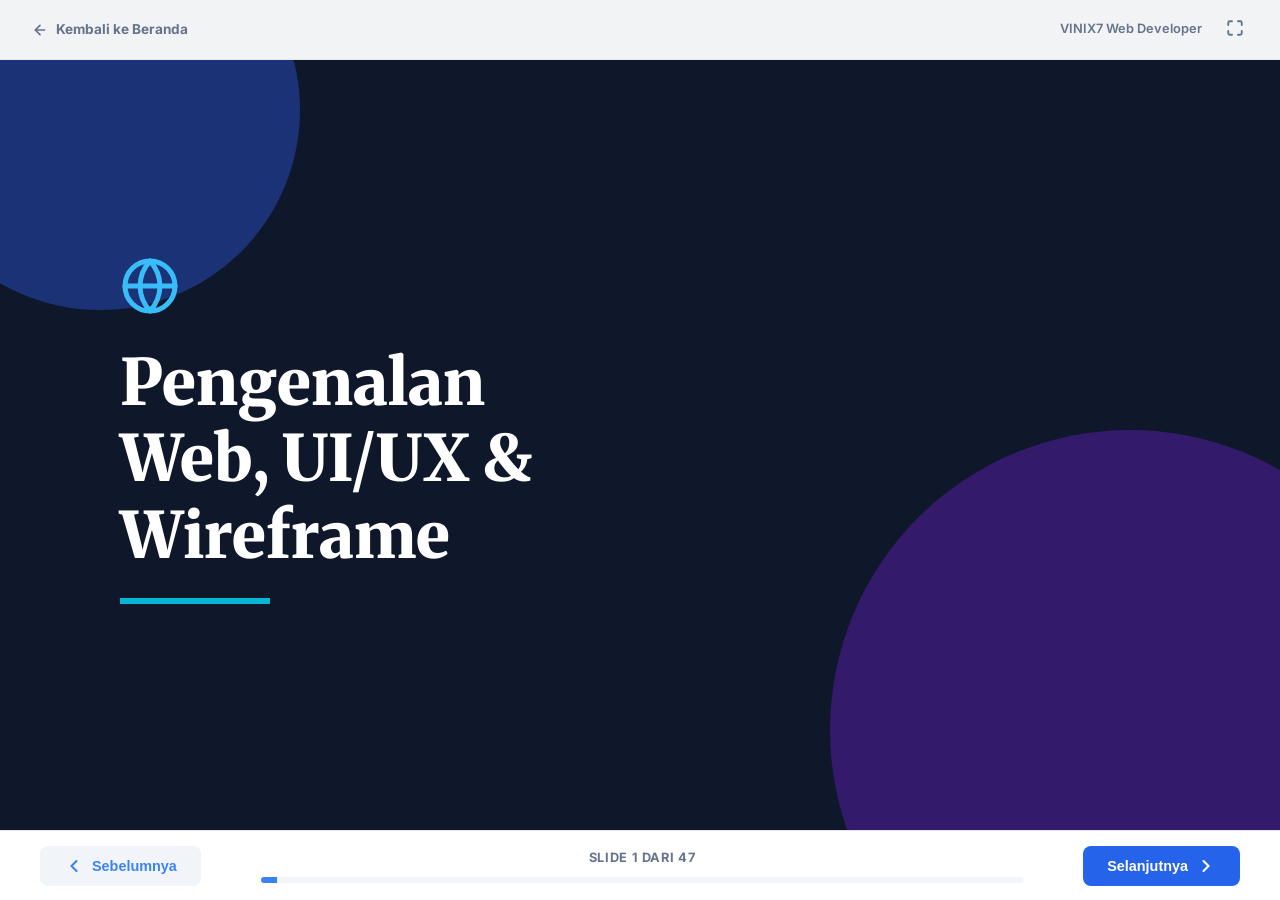
<file: materi/pengenalan-web/index.html>
<!DOCTYPE html>
<html lang="id">
<head>
  <meta charset="UTF-8" />
  <meta name="viewport" content="width=device-width, initial-scale=1.0" />
  <title>Pengenalan Web, UI/UX & Wireframe | VINIX7</title>
  <link rel="stylesheet" href="../../style.css" />
  <link href="https://fonts.googleapis.com/css2?family=Merriweather:wght@700;900&family=Inter:wght@400;500;600;700&display=swap" rel="stylesheet">
  <style>
    /* GLOBAL */
    body { margin:0; padding:0; overflow:hidden; background:#0f172a; font-family:'Inter',sans-serif; }
    .slide-viewer { display:flex; flex-direction:column; height:100vh; width:100vw; position:fixed; top:0; left:0; z-index:1000; background:#0f172a; }
    .slide-navbar { height:60px; display:flex; align-items:center; padding:0 32px; background:rgba(255,255,255,0.95); backdrop-filter:blur(10px); border-bottom:1px solid #e2e8f0; justify-content:space-between; z-index:1001; }
    .slide-navbar a { text-decoration:none; font-size:0.85rem; font-weight:700; color:#64748b; display:flex; align-items:center; gap:8px; }
    .slide-navbar a:hover { color:#2563eb; }
    .slide-container { flex:1; position:relative; overflow:hidden; background:#ffffff; display:flex; align-items:center; justify-content:center; }
    .slide { position:absolute; top:0; left:0; right:0; bottom:0; width:100%; height:100%; background:#ffffff; padding:48px 72px; opacity:0; visibility:hidden; transform:translateX(50px); transition:all 0.5s cubic-bezier(0.25,1,0.5,1); display:flex; flex-direction:column; justify-content:flex-start; overflow-y:auto; box-sizing:border-box; }
    .slide.active { opacity:1; visibility:visible; transform:translateX(0); z-index:10; }
    .slide::-webkit-scrollbar { width:6px; }
    .slide::-webkit-scrollbar-track { background:transparent; }
    .slide::-webkit-scrollbar-thumb { background:#cbd5e1; border-radius:99px; }
    .slide.cover-slide, .slide.section-slide { background:#0f172a; color:white; justify-content:center; align-items:center; text-align:center; overflow:hidden; }
    .slide.cover-slide::before, .slide.section-slide::before { content:''; position:absolute; top:-150px; left:-100px; width:400px; height:400px; background:#1e3a8a; border-radius:50%; opacity:0.8; z-index:0; }
    .slide.cover-slide::after, .slide.section-slide::after { content:''; position:absolute; bottom:-200px; right:-150px; width:600px; height:600px; background:#4c1d95; border-radius:50%; opacity:0.6; z-index:0; }
    .section-slide .bg-blob { position:absolute; top:50%; left:50%; transform:translate(-50%,-50%); width:800px; height:800px; background:radial-gradient(circle, rgba(56,189,248,0.15) 0%, rgba(15,23,42,0) 70%); z-index:0; pointer-events:none; }
    .slide.cover-slide > *, .slide.section-slide > * { z-index:1; position:relative; }
    .slide.cover-slide h1, .slide.section-slide h2 { font-family:'Merriweather',serif; font-size:4rem; font-weight:900; margin-bottom:24px; color:white; line-height:1.2; }
    .slide.cover-slide .accent-line { width:150px; height:6px; background:#06b6d4; margin:0 auto 30px auto; }
    .slide.cover-slide.left-align { text-align:left; align-items:flex-start; padding-left:120px; }
    .slide.cover-slide.left-align .accent-line { margin-left:0; }
    .slide.cover-slide p, .slide.section-slide p { font-size:1.4rem; color:#cbd5e1; max-width:800px; font-weight:400; }
    .slide.section-slide .icon-wrapper { font-size:3.5rem; margin-bottom:20px; color:#38bdf8; }
    .slide-header { display:inline-flex; align-items:center; gap:16px; margin-bottom:32px; border-bottom:4px solid #3b82f6; padding-bottom:14px; }
    .slide h2 { font-family:'Merriweather',serif; font-size:2.4rem; font-weight:700; color:#1e40af; margin:0; }
    .slide .lead-text { font-size:1.2rem; color:#334155; margin-bottom:24px; line-height:1.6; background:#f8fafc; padding:20px 24px; border-radius:12px; border:1px solid #e2e8f0; }
    
    /* LAYOUT & UTILS */
    .cards-grid { display:grid; grid-template-columns:repeat(auto-fit,minmax(260px,1fr)); gap:20px; margin-top:16px; }
    .content-card { background:#f1f5f9; padding:22px; border-radius:16px; border:1px solid #e2e8f0; text-align:center; transition:0.2s; }
    .content-card:hover { transform:translateY(-4px); box-shadow:0 10px 25px rgba(0,0,0,0.05); border-color:#93c5fd; }
    .content-card h3 { font-family:'Merriweather',serif; color:#1e3a8a; font-size:1.2rem; margin-bottom:10px; margin-top:14px; }
    .content-card p { color:#475569; font-size:1rem; line-height:1.5; }
    .icon-large { font-size:2.2rem; }
    .slide-list { list-style:none; display:flex; flex-direction:column; gap:18px; padding-left:0; }
    .slide-list li { position:relative; padding-left:36px; font-size:1.1rem; color:#334155; line-height:1.6; }
    .slide-list li::before { content:'●'; position:absolute; left:0; top:2px; color:#3b82f6; font-size:1.1rem; }
    .slide-list li strong { color:#1e3a8a; font-weight:700; }
    .slide-table { width:100%; border-collapse:separate; border-spacing:0; margin-top:16px; font-size:1.05rem; border-radius:12px; overflow:hidden; border:1px solid #e2e8f0; }
    .slide-table th { background:#f8fafc; color:#1e40af; padding:14px 18px; text-align:left; border-bottom:2px solid #e2e8f0; }
    .slide-table td { padding:14px 18px; border-bottom:1px solid #e2e8f0; color:#475569; background:white; }
    .slide-table tr:hover td { background:#f8fafc; }
    .slide-controls { height:70px; background:white; border-top:1px solid #e2e8f0; display:flex; align-items:center; justify-content:space-between; padding:0 40px; z-index:1001; }
    .btn-nav { background:#2563eb; color:white; border:none; border-radius:8px; padding:10px 24px; font-weight:700; font-size:0.9rem; cursor:pointer; display:flex; align-items:center; gap:8px; transition:all 0.2s; }
    .btn-nav:hover:not(:disabled) { background:#1d4ed8; transform:translateY(-2px); }
    .btn-nav:disabled { background:#cbd5e1; cursor:not-allowed; transform:none; }
    .btn-nav.secondary { background:#f1f5f9; color:#3b82f6; }
    .btn-nav.secondary:hover:not(:disabled) { background:#e2e8f0; }
    .slide-progress-wrapper { flex:1; margin:0 60px; text-align:center; }
    .slide-progress-text { font-size:0.8rem; font-weight:700; color:#64748b; margin-bottom:8px; letter-spacing:0.05em; text-transform:uppercase; }
    .slide-progress-bar { height:6px; background:#f1f5f9; border-radius:99px; overflow:hidden; }
    .slide-progress-fill { height:100%; background:#3b82f6; width:0%; transition:width 0.4s ease; }
    .slide-two-col { display:grid; grid-template-columns:1fr 1.1fr; gap:36px; align-items:center; flex:1; }
    .slide-two-col-equal { display:grid; grid-template-columns:1fr 1fr; gap:36px; align-items:start; }

    /* ILLUSTRATIONS (WWW & INTERNET) */
    .net-wrap { position:relative; width:100%; height:320px; background:#f8fafc; border-radius:20px; border:2px solid #e2e8f0; display:flex; align-items:center; justify-content:center; overflow:hidden; }
    .net-center { width:120px; height:120px; background:linear-gradient(135deg,#2563eb,#1e3a8a); border-radius:50%; display:flex; flex-direction:column; align-items:center; justify-content:center; color:white; box-shadow:0 0 40px rgba(37,99,235,0.4); position:relative; z-index:10; }
    .net-node { position:absolute; width:80px; height:80px; background:white; border:3px solid #bfdbfe; border-radius:50%; display:flex; flex-direction:column; align-items:center; justify-content:center; font-weight:700; font-size:0.75rem; color:#1e3a8a; box-shadow:0 8px 16px rgba(0,0,0,0.05); z-index:10; }
    .vs-box { padding:24px; border-radius:16px; border:2px solid #e2e8f0; background:white; height:100%; box-sizing:border-box; display:flex; flex-direction:column; }
    .vs-graphic { height:160px; background:#f1f5f9; border-radius:12px; margin:16px 0; display:flex; align-items:center; justify-content:center; position:relative; overflow:hidden; border:1px solid #cbd5e1; }
    
    /* ANALOGI PILAR (HTML/CSS/JS) */
    .pilar-diag { display:flex; align-items:center; justify-content:center; gap:16px; margin-top:20px; background:#f8fafc; padding:30px; border-radius:20px; border:2px solid #e2e8f0; }
    .pd-box { width:160px; height:160px; background:white; border-radius:16px; border:2px solid #cbd5e1; display:flex; flex-direction:column; align-items:center; justify-content:center; text-align:center; padding:10px; box-shadow:0 4px 12px rgba(0,0,0,0.05); }
    .pd-icon { font-size:2.5rem; margin-bottom:8px; }
    .pd-box strong { font-size:1.1rem; color:#1e3a8a; margin-bottom:4px; }
    .pd-box span { font-size:0.8rem; color:#64748b; line-height:1.4; }
    .pd-plus { font-size:2rem; font-weight:800; color:#94a3b8; }
    .pd-final { background:linear-gradient(135deg,#3b82f6,#2563eb); color:white; border-color:#1d4ed8; }
    .pd-final strong { color:white; }
    .pd-final span { color:#bfdbfe; }

    /* CODE & BROWSER MOCKUP */
    .code-box { background:#1e293b; color:#e2e8f0; padding:20px 24px; border-radius:12px; font-family:'Courier New',monospace; font-size:0.9rem; line-height:1.8; flex:1; }
    .code-box .kw { color:#93c5fd; } .code-box .str { color:#86efac; } .code-box .tag { color:#f9a8d4; } .code-box .attr { color:#fde68a; } .code-box .com { color:#475569; }
    .bm-wrap { border:2px solid #cbd5e1; border-radius:12px; overflow:hidden; background:white; flex:1; display:flex; flex-direction:column; box-shadow:0 10px 25px rgba(0,0,0,0.05); }
    .bm-head { background:#e2e8f0; padding:10px 14px; display:flex; gap:6px; border-bottom:1px solid #cbd5e1; }
    .bm-dot { width:12px; height:12px; border-radius:50%; }
    .bm-dot.r { background:#ef4444; } .bm-dot.y { background:#f59e0b; } .bm-dot.g { background:#10b981; }
    .bm-body { padding:20px; flex:1; background:#f8fafc; display:flex; flex-direction:column; gap:12px; }
    .skel .sk-img { height:100px; border:2px dashed #94a3b8; display:flex; align-items:center; justify-content:center; color:#94a3b8; font-weight:700; border-radius:8px; }
    .skel .sk-h { height:24px; background:#cbd5e1; width:70%; border-radius:4px; }
    .skel .sk-p { height:12px; background:#e2e8f0; width:100%; border-radius:4px; }
    .skel .sk-btn { height:36px; background:#cbd5e1; width:100px; margin-top:10px; border-radius:4px; }
    .styled .st-img { height:100px; background:linear-gradient(135deg,#3b82f6,#8b5cf6); border-radius:8px; }
    .styled .st-h { font-size:1.5rem; font-weight:800; color:#1e3a8a; margin:0; font-family:'Merriweather',serif; }
    .styled .st-p { font-size:0.9rem; color:#475569; margin:0; }
    .styled .st-btn { background:#2563eb; color:white; padding:8px 16px; border-radius:6px; font-weight:700; border:none; width:max-content; margin-top:10px; box-shadow:0 4px 10px rgba(37,99,235,0.3); }
    .interact .st-btn { cursor:pointer; position:relative; }
    .interact .st-btn::after { content:'Terkirim! ✓'; position:absolute; top:-35px; left:50%; transform:translateX(-50%); background:#10b981; color:white; padding:4px 10px; border-radius:6px; font-size:0.75rem; white-space:nowrap; animation:popUp 2s infinite; }
    @keyframes popUp { 0%,100%{opacity:0;transform:translate(-50%,10px);} 50%{opacity:1;transform:translate(-50%,0);} }

    /* UI SHOWCASE & HONEYCOMB & ICEBERG */
    .ui-showcase { display:flex; gap:20px; align-items:center; justify-content:center; background:#f8fafc; padding:30px; border-radius:16px; border:2px solid #e2e8f0; margin-top:20px; flex-wrap:wrap; }
    .ui-panel { background:white; padding:20px; border-radius:12px; border:1px solid #e2e8f0; box-shadow:0 4px 12px rgba(0,0,0,0.05); display:flex; flex-direction:column; align-items:center; gap:10px; }
    .real-btn { background:#2563eb; color:white; padding:12px 24px; border-radius:8px; border:none; font-weight:700; cursor:pointer; transition:0.2s; box-shadow:0 4px 12px rgba(37,99,235,0.2); font-size:1rem; }
    .real-btn:hover { background:#1d4ed8; transform:translateY(-2px); }
    .real-input { padding:12px 16px; border-radius:8px; border:2px solid #cbd5e1; outline:none; font-size:1rem; width:200px; transition:0.2s; }
    .real-input:focus { border-color:#2563eb; box-shadow:0 0 0 3px rgba(37,99,235,0.2); }
    .real-toggle { width:50px; height:28px; background:#10b981; border-radius:99px; position:relative; cursor:pointer; box-shadow:inset 0 2px 4px rgba(0,0,0,0.1); }
    .real-toggle::after { content:''; position:absolute; width:22px; height:22px; background:white; border-radius:50%; top:3px; right:3px; box-shadow:0 2px 4px rgba(0,0,0,0.2); }
    .honeycomb { display:flex; flex-wrap:wrap; justify-content:center; gap:10px; max-width:650px; margin:20px auto; }
    .hex { width:150px; height:170px; background:#f1f5f9; clip-path:polygon(50% 0%, 100% 25%, 100% 75%, 50% 100%, 0% 75%, 0% 25%); display:flex; flex-direction:column; align-items:center; justify-content:center; text-align:center; padding:10px; transition:0.3s; cursor:default; box-sizing:border-box; }
    .hex:hover { transform:scale(1.05); background:#dbeafe; }
    .hex-icon { font-size:2rem; margin-bottom:8px; }
    .hex-title { font-weight:800; font-size:0.9rem; color:#1e3a8a; }
    .ice-wrap { display:flex; flex-direction:column; border-radius:24px; overflow:hidden; border:2px solid #cbd5e1; background:white; margin-top:20px; box-shadow:0 10px 30px rgba(0,0,0,0.1); }
    .ice-sky { background:linear-gradient(180deg,#e0f2fe,#bae6fd); padding:40px; text-align:center; position:relative; }
    .ice-water { height:4px; background:#0284c7; position:relative; z-index:10; }
    .ice-sea { background:linear-gradient(180deg,#0ea5e9,#1e3a8a); padding:50px 30px; position:relative; display:flex; flex-direction:column; align-items:center; }
    .ice-tip { background:white; width:220px; height:100px; margin:0 auto; border-radius:110px 110px 0 0; display:flex; align-items:center; justify-content:center; font-size:1.6rem; font-weight:900; color:#0369a1; box-shadow:0 -10px 30px rgba(255,255,255,0.6); position:relative; z-index:5; }
    .ice-base { background:rgba(255,255,255,0.15); width:380px; height:220px; margin:0 auto; border-radius:0 0 190px 190px; display:flex; flex-direction:column; align-items:center; justify-content:center; color:white; backdrop-filter:blur(8px); border:1px solid rgba(255,255,255,0.2); }
    .ice-tags { display:flex; gap:10px; flex-wrap:wrap; justify-content:center; margin-top:16px; max-width:80%; }
    .ice-tag { background:rgba(255,255,255,0.25); padding:6px 14px; border-radius:99px; font-size:0.85rem; font-weight:700; color:white; border:1px solid rgba(255,255,255,0.4); }

    /* WIREFRAME & PROTO & SITEMAP */
    .wf-three-col { display:grid; grid-template-columns:repeat(3,1fr); gap:20px; margin-top:16px; }
    .wf-card { border-radius:16px; padding:18px; border:2px solid; }
    .wf-badge { display:inline-block; padding:3px 12px; border-radius:99px; font-size:0.68rem; font-weight:800; letter-spacing:0.08em; margin-bottom:12px; }
    .wf-mock { border-radius:6px; padding:8px; margin-bottom:12px; }
    .wf-bar { border-radius:99px; margin-bottom:4px; background:currentColor; }
    .wf-card-title { font-family:'Merriweather',serif; font-size:0.95rem; font-weight:700; margin:0 0 4px 0; }
    .wf-card-desc { font-size:0.82rem; color:#475569; margin:0; }
    .wf-for { margin-top:10px; font-size:0.76rem; font-weight:700; padding:4px 10px; border-radius:6px; display:inline-block; }
    .wf-visual { border:2px solid #94a3b8; border-radius:8px; overflow:hidden; background:white; }
    .wf-v-nav { background:#e2e8f0; padding:8px 12px; display:flex; justify-content:space-between; align-items:center; }
    .wf-v-hero { background:#f1f5f9; padding:14px 12px; display:flex; gap:10px; align-items:center; border-bottom:1px solid #e2e8f0; }
    .wf-v-text { padding:8px 12px; border-bottom:1px solid #f1f5f9; display:flex; flex-direction:column; gap:3px; }
    .wf-v-cards { display:grid; grid-template-columns:1fr 1fr; gap:6px; padding:8px 12px; border-bottom:1px solid #f1f5f9; }
    .wf-v-footer { background:#f1f5f9; padding:8px 12px; }
    .wf-box { background:#e2e8f0; border-radius:3px; }
    .wf-placeholder { background:#e2e8f0; border:1px solid #94a3b8; border-radius:4px; display:flex; align-items:center; justify-content:center; font-size:1rem; color:#94a3b8; position:relative; overflow:hidden; }
    .wf-placeholder::before { content:''; position:absolute; width:120%; height:1.5px; background:#94a3b8; transform:rotate(12deg); top:50%; left:-10%; }
    .wf-placeholder::after { content:''; position:absolute; width:120%; height:1.5px; background:#94a3b8; transform:rotate(-12deg); top:50%; left:-10%; }
    .wf-callout { display:flex; align-items:center; gap:8px; font-size:0.8rem; margin-bottom:7px; }
    .wf-dot { width:8px; height:8px; border-radius:50%; flex-shrink:0; }
    .wf-callout-label { font-weight:700; color:#1e3a8a; }
    .feature-badges { display:flex; flex-direction:column; gap:12px; margin-top:20px; }
    .f-badge { background:#f1f5f9; border:2px solid #cbd5e1; padding:12px 20px; border-radius:12px; font-weight:700; color:#334155; display:flex; align-items:center; gap:12px; font-size:1.05rem; }
    .f-badge span { font-size:1.5rem; }
    .proto-types { display:flex; justify-content:space-between; align-items:center; gap:14px; margin-top:16px; background:#f8fafc; padding:30px; border-radius:20px; border:2px solid #e2e8f0; }
    .proto-card { border-radius:12px; padding:20px; text-align:center; border:2px solid; flex:1; background:white; }
    .proto-icon { font-size:2.5rem; margin-bottom:12px; }
    .proto-arr { font-size:2rem; color:#94a3b8; font-weight:800; }
    .tools-grid { display:grid; grid-template-columns:repeat(auto-fit,minmax(200px,1fr)); gap:14px; margin-top:16px; }
    .tool-card { border-radius:12px; padding:16px; background:white; border:1px solid #e2e8f0; transition:all 0.25s; cursor:default; }
    .tool-card:hover { transform:translateY(-3px); box-shadow:0 6px 20px rgba(0,0,0,0.07); border-color:#93c5fd; }
    .process-flow-grid { display:grid; grid-template-columns:1fr 1fr; gap:0 48px; margin-top:16px; }
    .pf-step { display:grid; grid-template-columns:38px 1fr; gap:12px; margin-bottom:0; position:relative; }
    .pf-left { display:flex; flex-direction:column; align-items:center; }
    .pf-num { width:36px; height:36px; background:#2563eb; color:white; border-radius:50%; display:flex; align-items:center; justify-content:center; font-weight:800; font-size:0.8rem; flex-shrink:0; position:relative; z-index:2; }
    .pf-line { width:2px; flex:1; min-height:14px; background:#dbeafe; }
    .pf-content { padding:4px 0 14px; }
    .sitemap-wrap { display:flex; flex-direction:column; align-items:center; gap:0; margin-top:16px; }
    .st-home { background:#2563eb; color:white; padding:10px 28px; border-radius:8px; font-weight:800; font-size:0.9rem; }
    .st-vline { width:2px; height:20px; background:#94a3b8; margin:0 auto; }
    .st-item-wrap { display:flex; flex-direction:column; align-items:center; }
    .st-drop { width:2px; height:20px; background:#94a3b8; }
    .st-box { border:2px solid #94a3b8; border-radius:8px; padding:8px 16px; font-size:0.82rem; font-weight:600; color:#334155; background:white; white-space:nowrap; }
    .st-box.highlight { border-color:#3b82f6; background:#eff6ff; color:#1e40af; }
    .st-sub-item { display:flex; flex-direction:column; align-items:center; }
    .st-sub-drop { width:2px; height:16px; background:#cbd5e1; }
    .st-sub-box { background:#f8fafc; border:1px solid #e2e8f0; border-radius:6px; padding:5px 10px; font-size:0.74rem; color:#64748b; white-space:nowrap; }
    .fc-center { display:flex; flex-direction:column; align-items:center; gap:0; }
    .fc-oval { background:#1e3a8a; color:white; padding:8px 22px; border-radius:99px; font-weight:700; font-size:0.85rem; }
    .fc-rect { border:2px solid #3b82f6; border-radius:8px; padding:9px 18px; font-size:0.85rem; font-weight:600; color:#1e40af; background:#eff6ff; text-align:center; min-width:170px; }
    .fc-arrow { width:2px; height:14px; background:#94a3b8; }
    .fc-diamond-wrap { position:relative; width:80px; height:80px; flex-shrink:0; }
    .fc-diamond { position:absolute; width:56px; height:56px; background:#f59e0b; transform:rotate(45deg); top:12px; left:12px; }
    .fc-diamond-label { position:absolute; top:50%; left:50%; transform:translate(-50%,-50%); font-weight:800; font-size:0.8rem; color:white; white-space:nowrap; }
    .fc-branch { flex:1; display:flex; flex-direction:column; align-items:center; gap:0; }
    .fc-rect-yes { border:2px solid #10b981; border-radius:8px; padding:7px 14px; font-size:0.82rem; font-weight:600; color:#065f46; background:#f0fdf4; text-align:center; }
    .fc-rect-no { border:2px solid #ef4444; border-radius:8px; padding:7px 14px; font-size:0.82rem; font-weight:600; color:#991b1b; background:#fff1f2; text-align:center; }
    .fc-sym-box { background:#f8fafc; border:1px solid #e2e8f0; border-radius:10px; padding:14px; margin-top:16px; }

    /* RESPONSIVE & A11Y */
    .devices-row { display:flex; gap:28px; align-items:flex-end; justify-content:center; margin-top:16px; }
    .device-wrap { display:flex; flex-direction:column; align-items:center; gap:10px; }
    .device-frame { border:3.5px solid #1e293b; background:#f8fafc; overflow:hidden; position:relative; }
    .device-desktop .device-frame { width:240px; height:155px; border-radius:6px; }
    .device-tablet .device-frame { width:120px; height:168px; border-radius:14px; }
    .device-mobile .device-frame { width:66px; height:125px; border-radius:18px; }
    .dc { padding:6px; display:flex; flex-direction:column; gap:4px; height:100%; box-sizing:border-box; }
    .dc-nav { height:11px; background:#1e293b; border-radius:2px; }
    .dc-hero { background:#2563eb; border-radius:3px; display:flex; align-items:center; padding:4px 6px; gap:5px; }
    .dc-ht { flex:1; display:flex; flex-direction:column; gap:2px; }
    .dc-hb { height:4px; background:rgba(255,255,255,0.7); border-radius:2px; }
    .dc-hi { background:rgba(255,255,255,0.25); border-radius:2px; }
    .dc-cards { display:grid; gap:3px; }
    .dc-c { background:#e2e8f0; border-radius:3px; }
    .device-desktop .dc-hero { height:60px; } .device-desktop .dc-hi { width:40px; height:40px; } .device-desktop .dc-cards { grid-template-columns:repeat(3,1fr); } .device-desktop .dc-c { height:26px; }
    .device-tablet .dc-hero { height:58px; } .device-tablet .dc-hi { width:28px; height:28px; } .device-tablet .dc-cards { grid-template-columns:1fr 1fr; } .device-tablet .dc-c { height:26px; }
    .device-mobile .dc-hero { height:44px; } .device-mobile .dc-hi { width:18px; height:18px; } .device-mobile .dc-cards { grid-template-columns:1fr; } .device-mobile .dc-c { height:20px; }
    .wcag-grid { display:grid; grid-template-columns:1fr 1fr; gap:18px; margin-top:16px; }
    .wcag-card { border-radius:14px; padding:20px; border:2px solid; }

    /* KOMPONEN WEBSITE (FBD) */
    .anatomi-container { display:flex; align-items:center; justify-content:space-between; padding:40px; background:#f8fafc; border:2px solid #e2e8f0; border-radius:20px; margin-top:20px; }
    .ana-node { width:140px; text-align:center; }
    .ana-box { width:100px; height:100px; margin:0 auto 16px; border-radius:24px; display:flex; align-items:center; justify-content:center; font-size:3.5rem; color:white; position:relative; z-index:2; }
    .ana-fe { background:linear-gradient(135deg,#0ea5e9,#3b82f6); box-shadow:0 10px 25px rgba(59,130,246,0.3); }
    .ana-be { background:linear-gradient(135deg,#10b981,#059669); box-shadow:0 10px 25px rgba(16,185,129,0.3); }
    .ana-db { background:linear-gradient(135deg,#f59e0b,#d97706); box-shadow:0 10px 25px rgba(245,158,11,0.3); }
    .ana-line { flex:1; height:6px; background:#cbd5e1; position:relative; z-index:1; display:flex; align-items:center; justify-content:center; border-radius:99px; }
    .ana-label { background:white; border:2px solid #cbd5e1; padding:6px 14px; border-radius:99px; font-weight:800; font-size:0.8rem; color:#475569; position:absolute; top:-35px; white-space:nowrap; box-shadow:0 4px 10px rgba(0,0,0,0.05); }
    .resto-container { display:grid; grid-template-columns:1fr 1fr 1fr; gap:24px; margin-top:20px; }
    .resto-card { background:white; border:2px solid #e2e8f0; border-radius:20px; padding:30px 20px; text-align:center; position:relative; overflow:hidden; box-shadow:0 10px 25px rgba(0,0,0,0.03); }
    .resto-card::before { content:''; position:absolute; top:0; left:0; right:0; height:8px; }
    .resto-card.fe::before { background:#3b82f6; } .resto-card.be::before { background:#10b981; } .resto-card.db::before { background:#f59e0b; }

    /* MONOLITH VS MICROSERVICES */
    .req-flow-bar { display:flex; align-items:center; gap:8px; margin-bottom:14px; }
    .req-badge { background:#3b82f6; color:white; padding:4px 12px; border-radius:99px; font-size:0.72rem; font-weight:800; white-space:nowrap; }
    .req-flow-line { flex:1; height:3px; background:linear-gradient(90deg,#3b82f6,#8b5cf6); border-radius:99px; position:relative; overflow:hidden; }
    .req-flow-line::after { content:''; position:absolute; top:0; left:-50%; width:50%; height:100%; background:rgba(255,255,255,0.6); animation:reqFlow 1.8s linear infinite; }
    @keyframes reqFlow { 0%{left:-50%} 100%{left:150%} }
    .mono-diagram { background:#f0f9ff; border:2px solid #bfdbfe; border-radius:18px; padding:18px; }
    .mono-outer { border:2.5px solid #2563eb; border-radius:12px; padding:14px; background:white; position:relative; }
    .mono-outer-label { position:absolute; top:-11px; left:14px; background:#2563eb; color:white; font-size:0.65rem; font-weight:800; padding:2px 10px; border-radius:99px; letter-spacing:0.07em; text-transform:uppercase; }
    .mono-modules-grid { display:grid; grid-template-columns:1fr 1fr; gap:7px; margin-top:8px; }
    .mono-mod { padding:10px 6px; border-radius:8px; text-align:center; font-size:0.74rem; font-weight:700; color:white; display:flex; flex-direction:column; align-items:center; gap:4px; position:relative; overflow:hidden; }
    .mono-mod::after { content:''; position:absolute; top:0; left:-100%; width:100%; height:100%; background:linear-gradient(90deg,transparent,rgba(255,255,255,0.2),transparent); animation:mShimmer 3s infinite; }
    .mono-mod:nth-child(2)::after{animation-delay:.75s} .mono-mod:nth-child(3)::after{animation-delay:1.5s} .mono-mod:nth-child(4)::after{animation-delay:2.25s}
    @keyframes mShimmer{0%{left:-100%}100%{left:200%}}
    .mono-db { grid-column:1/-1; background:#1e293b; border-radius:8px; padding:9px; text-align:center; font-size:0.74rem; font-weight:700; color:#64748b; display:flex; align-items:center; justify-content:center; gap:6px; margin-top:6px; }
    .ms-diagram { display:flex; flex-direction:column; align-items:center; gap:0; width:100%; }
    .ms-client { background:#f1f5f9; border:2px solid #cbd5e1; border-radius:8px; padding:7px 22px; font-size:0.78rem; font-weight:700; color:#475569; }
    .ms-vline { width:2px; height:18px; background:#94a3b8; }
    .ms-gateway { background:linear-gradient(135deg,#1d4ed8,#2563eb); color:white; padding:10px 0; border-radius:10px; font-size:0.82rem; font-weight:800; letter-spacing:0.06em; box-shadow:0 4px 14px rgba(37,99,235,0.4); text-align:center; width:82%; }
    .ms-branch { position:relative; width:82%; height:24px; }
    .ms-branch-h { position:absolute; top:0; left:0; right:0; height:2px; background:#94a3b8; }
    .ms-branch-drop { position:absolute; top:0; width:2px; height:24px; background:#94a3b8; }
    .ms-services { display:flex; gap:8px; width:82%; }
    .ms-svc { flex:1; border-radius:10px; padding:10px 6px; text-align:center; color:white; transition:transform 0.2s; cursor:default; animation:svcGlow 2.5s ease-in-out infinite; }
    .ms-svc:nth-child(1){animation-delay:0s} .ms-svc:nth-child(2){animation-delay:.5s} .ms-svc:nth-child(3){animation-delay:1s}
    @keyframes svcGlow{0%,100%{box-shadow:0 2px 8px rgba(0,0,0,.15)}50%{box-shadow:0 4px 18px rgba(0,0,0,.32)}}
    .ms-svc:hover{transform:translateY(-4px)}
    .ms-svc-icon{font-size:1.1rem;display:block;margin-bottom:4px} .ms-svc-name{font-size:.68rem;font-weight:800;text-transform:uppercase;letter-spacing:.04em;margin-bottom:3px} .ms-svc-db{font-size:.6rem;opacity:.78;margin-top:6px;padding-top:6px;border-top:1px solid rgba(255,255,255,.25)}
    .pc-row{display:grid;grid-template-columns:1fr 1fr;gap:20px;margin-top:18px}
    .pc-pros{background:#f0fdf4;border:2px solid #4ade80;border-radius:14px;padding:20px}
    .pc-cons{background:#fff1f2;border:2px solid #fb7185;border-radius:14px;padding:20px}
    .cmp-table{width:100%;border-collapse:separate;border-spacing:0;border-radius:12px;overflow:hidden;border:1px solid #e2e8f0;font-size:.9rem;margin-top:14px}
    .cmp-table th{padding:12px 14px;font-weight:800;border-bottom:2px solid #e2e8f0}
    .cmp-table td{padding:10px 14px;border-bottom:1px solid #f1f5f9;color:#475569;}
    .dec-row{display:grid;grid-template-columns:1fr 1fr;gap:24px;margin-top:20px}
    .dec-card{border-radius:16px;padding:22px} .dec-mono{background:#eff6ff;border:2px solid #93c5fd} .dec-micro{background:#faf5ff;border:2px solid #c4b5fd}
    .dec-card ul{list-style:none;padding:0;margin:0;display:flex;flex-direction:column;gap:8px}
    .dec-card ul li{font-size:.92rem;color:#334155;padding-left:20px;position:relative;}
    .dec-card ul li::before{content:'✓';position:absolute;left:0;font-weight:700;color:#2563eb}
    .co-grid{display:grid;grid-template-columns:repeat(auto-fit,minmax(170px,1fr));gap:14px;margin-top:20px}
    .co-card{border-radius:12px;padding:16px;background:white;border:1px solid #e2e8f0;transition:all .25s;}
    .co-card:hover{transform:translateY(-4px);box-shadow:0 8px 24px rgba(0,0,0,.08);border-color:#93c5fd}
    .tech-grid{display:grid;grid-template-columns:repeat(auto-fit,minmax(190px,1fr));gap:14px;margin-top:20px}
    .tech-card{background:#f8fafc;border:1px solid #e2e8f0;border-radius:12px;padding:14px;}
    .tech-tags{display:flex;flex-wrap:wrap;gap:5px;margin-top:10px;}
    .tech-tag{padding:3px 9px;background:white;border:1px solid #e2e8f0;border-radius:99px;font-size:.75rem;font-weight:700;color:#334155;}
    
    /* CLOSING */
    .career-grid { display:grid; grid-template-columns:repeat(auto-fit,minmax(195px,1fr)); gap:14px; margin-top:16px; }
    .career-card { border-radius:12px; padding:16px; background:white; border:1px solid #e2e8f0; transition:all 0.25s; }
    .career-card:hover { transform:translateY(-4px); box-shadow:0 8px 24px rgba(0,0,0,.08); border-color:#93c5fd; }
    .bp-grid { display:grid; grid-template-columns:1fr 1fr; gap:14px; margin-top:16px; }
    .bp-card { border-radius:12px; padding:16px; background:white; border:1px solid #e2e8f0; display:flex; gap:12px; }
    .sum-grid { display:grid; grid-template-columns:repeat(auto-fit,minmax(250px,1fr)); gap:14px; margin-top:16px; }
    .sum-card { border-radius:12px; padding:16px; background:white; border:1px solid #e2e8f0; }
    .quiz-item { background:white; border:1px solid #e2e8f0; border-radius:12px; padding:14px 18px; display:flex; align-items:flex-start; gap:14px; margin-bottom:12px; }
    .ref-grid { display:grid; grid-template-columns:repeat(auto-fit,minmax(210px,1fr)); gap:16px; margin-top:16px; }
    .ref-card { background:#f8fafc; border:1px solid #e2e8f0; border-radius:12px; padding:16px; }
  </style>
</head>
<body>
  <div class="slide-viewer">
    <div class="slide-navbar">
      <a href="../../index.html"><svg width="16" height="16" viewBox="0 0 24 24" fill="none" stroke="currentColor" stroke-width="2.5" stroke-linecap="round"><path d="M19 12H5M12 19l-7-7 7-7"/></svg> Kembali ke Beranda</a>
      <div style="display:flex;align-items:center;gap:20px;">
        <div style="font-size:.8rem;color:#64748b;font-weight:600;">VINIX7 Web Developer</div>
        <button id="btn-fullscreen" style="background:none;border:none;cursor:pointer;color:#64748b;padding:4px;border-radius:4px;" title="Toggle Fullscreen (F)">
          <svg width="18" height="18" viewBox="0 0 24 24" fill="none" stroke="currentColor" stroke-width="2.5" stroke-linecap="round" stroke-linejoin="round"><path d="M8 3H5a2 2 0 0 0-2 2v3m18 0V5a2 2 0 0 0-2-2h-3m0 18h3a2 2 0 0 0 2-2v-3M3 16v3a2 2 0 0 0 2 2h3"/></svg>
        </button>
      </div>
    </div>

    <div class="slide-container" id="slide-container">

      <!-- SLIDE 1: COVER -->
      <div class="slide cover-slide left-align" id="slide-1">
        <div style="text-align:left;margin-bottom:20px;">
          <svg width="60" height="60" viewBox="0 0 24 24" fill="none" stroke="#38bdf8" stroke-width="2" stroke-linecap="round" stroke-linejoin="round"><circle cx="12" cy="12" r="10"/><line x1="2" y1="12" x2="22" y2="12"/><path d="M12 2a15.3 15.3 0 0 1 4 10 15.3 15.3 0 0 1-4 10 15.3 15.3 0 0 1-4-10 15.3 15.3 0 0 1 4-10z"/></svg>
        </div>
        <h1>Pengenalan<br>Web, UI/UX &<br>Wireframe</h1>
        <div class="accent-line"></div>
      </div>

      <!-- SLIDE 2: DAFTAR ISI -->
      <div class="slide" id="slide-2">
        <div class="slide-header"><span style="font-size:2.5rem;">📋</span><h2>Daftar Isi</h2></div>
        <div class="cards-grid">
          <div class="content-card" style="display:flex;align-items:center;text-align:left;gap:20px;"><div style="background:#2563eb;color:white;padding:14px 18px;border-radius:8px;font-weight:bold;font-size:1.1rem;flex-shrink:0;">01</div><p style="margin:0;font-weight:600;">Pengenalan World Wide Web</p></div>
          <div class="content-card" style="display:flex;align-items:center;text-align:left;gap:20px;"><div style="background:#0891b2;color:white;padding:14px 18px;border-radius:8px;font-weight:bold;font-size:1.1rem;flex-shrink:0;">02</div><p style="margin:0;font-weight:600;">Teknologi Dasar Web (HTML, CSS, JS)</p></div>
          <div class="content-card" style="display:flex;align-items:center;text-align:left;gap:20px;"><div style="background:#8b5cf6;color:white;padding:14px 18px;border-radius:8px;font-weight:bold;font-size:1.1rem;flex-shrink:0;">03</div><p style="margin:0;font-weight:600;">Pengenalan UI/UX Design</p></div>
          <div class="content-card" style="display:flex;align-items:center;text-align:left;gap:20px;"><div style="background:#10b981;color:white;padding:14px 18px;border-radius:8px;font-weight:bold;font-size:1.1rem;flex-shrink:0;">04</div><p style="margin:0;font-weight:600;">Wireframe & Prototyping</p></div>
          <div class="content-card" style="display:flex;align-items:center;text-align:left;gap:20px;"><div style="background:#f59e0b;color:white;padding:14px 18px;border-radius:8px;font-weight:bold;font-size:1.1rem;flex-shrink:0;">05</div><p style="margin:0;font-weight:600;">Komponen Website (FE, BE, DB)</p></div>
          <div class="content-card" style="display:flex;align-items:center;text-align:left;gap:20px;"><div style="background:#f43f5e;color:white;padding:14px 18px;border-radius:8px;font-weight:bold;font-size:1.1rem;flex-shrink:0;">06</div><p style="margin:0;font-weight:600;">Arsitektur Web (Monolith vs Micro)</p></div>
        </div>
      </div>

      <!-- BAGIAN 1 -->
      <div class="slide section-slide" id="slide-3">
        <div class="bg-blob"></div>
        <div class="icon-wrapper"><svg width="80" height="80" viewBox="0 0 24 24" fill="none" stroke="#38bdf8" stroke-width="2" stroke-linecap="round"><circle cx="12" cy="12" r="10"/><line x1="2" y1="12" x2="22" y2="12"/><path d="M12 2a15.3 15.3 0 0 1 4 10 15.3 15.3 0 0 1-4 10 15.3 15.3 0 0 1-4-10 15.3 15.3 0 0 1 4-10z"/></svg></div>
        <h2>BAGIAN 1</h2>
        <p>Pengenalan World Wide Web</p>
      </div>

      <div class="slide" id="slide-4">
        <div class="slide-header"><span style="font-size:2.5rem;color:#0ea5e9;">🌐</span><h2>Apa itu World Wide Web?</h2></div>
        <p class="lead-text">World Wide Web (WWW) adalah sistem informasi di internet yang memungkinkan dokumen dan sumber daya terhubung satu sama lain melalui <strong>hyperlink</strong> dan dapat diakses melalui browser.</p>
        <div class="net-wrap">
          <svg width="100%" height="100%" style="position:absolute;z-index:1;">
            <line x1="50%" y1="50%" x2="25%" y2="25%" stroke="#bfdbfe" stroke-width="4"/>
            <line x1="50%" y1="50%" x2="75%" y2="25%" stroke="#bfdbfe" stroke-width="4"/>
            <line x1="50%" y1="50%" x2="25%" y2="75%" stroke="#bfdbfe" stroke-width="4"/>
            <line x1="50%" y1="50%" x2="75%" y2="75%" stroke="#bfdbfe" stroke-width="4"/>
          </svg>
          <div class="net-node" style="top:25%; left:25%; transform:translate(-50%,-50%);"><span style="font-size:1.8rem">📄</span>HTML</div>
          <div class="net-node" style="top:25%; left:75%; transform:translate(-50%,-50%);"><span style="font-size:1.8rem">🖼️</span>Media</div>
          <div class="net-node" style="top:75%; left:25%; transform:translate(-50%,-50%);"><span style="font-size:1.8rem">🔗</span>Links</div>
          <div class="net-node" style="top:75%; left:75%; transform:translate(-50%,-50%);"><span style="font-size:1.8rem">📱</span>Devices</div>
          <div class="net-center"><span style="font-size:2.5rem">🌐</span><span style="font-size:1.2rem;letter-spacing:0.1em;">WWW</span></div>
        </div>
      </div>

      <div class="slide" id="slide-5">
        <div class="slide-header"><span style="font-size:2.5rem;">🔄</span><h2>Internet vs World Wide Web</h2></div>
        <div style="background:#fef3c7;border-left:4px solid #f59e0b;padding:14px 20px;border-radius:8px;font-size:1.1rem;font-weight:700;color:#334155;margin-bottom:20px;">💡 Internet = <strong>Jalan Raya</strong> &nbsp;|&nbsp; World Wide Web = <strong>Kendaraan</strong> yang berjalan di atasnya</div>
        <div class="slide-two-col-equal">
          <div class="vs-box">
             <h3 style="color:#0f172a; margin:0 0 10px 0;">🌐 INTERNET</h3>
             <p style="font-size:0.9rem;color:#475569;margin:0;">Infrastruktur global jaringan komputer.</p>
             <div class="vs-graphic" style="background:#e2e8f0; border:none;">
                <svg width="80%" height="80%" viewBox="0 0 100 100">
                  <path d="M20,50 Q50,20 80,50 T20,80" fill="none" stroke="#64748b" stroke-width="2" stroke-dasharray="5,5"/>
                  <circle cx="20" cy="50" r="8" fill="#1e293b"/><circle cx="50" cy="20" r="8" fill="#1e293b"/>
                  <circle cx="80" cy="50" r="8" fill="#1e293b"/><circle cx="50" cy="80" r="8" fill="#1e293b"/>
                  <circle cx="50" cy="50" r="12" fill="#3b82f6"/>
                </svg>
             </div>
             <ul style="font-size:0.9rem;color:#334155;padding-left:20px;margin:0;">
               <li>Jaringan fisik: kabel, router, server</li>
               <li>Protokol TCP/IP</li>
               <li>Mencakup: Email, FTP, VoIP, Web</li>
             </ul>
          </div>
          <div class="vs-box">
             <h3 style="color:#6d28d9; margin:0 0 10px 0;">🕸️ WORLD WIDE WEB</h3>
             <p style="font-size:0.9rem;color:#475569;margin:0;">Layanan yang berjalan di atas internet.</p>
             <div class="vs-graphic" style="background:#faf5ff; border-color:#d8b4fe;">
                <div style="width:120px; height:80px; background:white; border:2px solid #8b5cf6; border-radius:6px; overflow:hidden;">
                  <div style="height:12px; background:#e9d5ff; display:flex; gap:4px; padding:0 4px; align-items:center;"><div style="width:6px; height:6px; background:#d8b4fe; border-radius:50%;"></div></div>
                  <div style="padding:10px; text-align:center;"><div style="width:60%; height:6px; background:#a855f7; margin:0 auto 10px auto; border-radius:4px;"></div><div style="width:80%; height:4px; background:#e9d5ff; margin:0 auto; border-radius:4px;"></div></div>
                </div>
             </div>
             <ul style="font-size:0.9rem;color:#334155;padding-left:20px;margin:0;">
               <li>Dokumen HTML / Website</li>
               <li>Protokol HTTP/HTTPS</li>
               <li>Menggunakan Browser sebagai klien</li>
             </ul>
          </div>
        </div>
      </div>

      <!-- BAGIAN 2 -->
      <div class="slide section-slide" id="slide-6">
        <div class="bg-blob"></div>
        <div class="icon-wrapper" style="font-size:4rem;">💻</div>
        <h2>BAGIAN 2</h2>
        <p>Teknologi Dasar Web: HTML, CSS & JavaScript</p>
      </div>

      <div class="slide" id="slide-7">
        <div class="slide-header"><span style="font-size:2.5rem;">🛠️</span><h2>Tiga Pilar Teknologi Web</h2></div>
        <p class="lead-text">Setiap website modern dibangun menggunakan tiga bahasa utama yang bekerja sama seperti bagian-bagian dari sebuah rumah.</p>
        <div class="pilar-diag">
          <div class="pd-box"><div class="pd-icon">🧱</div><strong>HTML</strong><span>Struktur & Konten (Dinding, lantai)</span></div>
          <div class="pd-plus">+</div>
          <div class="pd-box"><div class="pd-icon">🎨</div><strong>CSS</strong><span>Tampilan & Gaya (Cat, jendela)</span></div>
          <div class="pd-plus">+</div>
          <div class="pd-box"><div class="pd-icon">⚡</div><strong>JS</strong><span>Interaksi & Logika (Listrik, air)</span></div>
          <div class="pd-eq">=</div>
          <div class="pd-box pd-final"><div class="pd-icon">🏠</div><strong>Website</strong><span>Berfungsi Utuh dan Dinamis</span></div>
        </div>
      </div>

      <div class="slide" id="slide-8">
        <div class="slide-header"><span style="font-size:2.5rem;">🏷️</span><h2 style="color:#b45309;">HTML — Struktur (Skeleton)</h2></div>
        <div class="slide-two-col">
          <div class="code-box">
            <span class="tag">&lt;h1&gt;</span>Website Saya<span class="tag">&lt;/h1&gt;</span><br>
            <span class="tag">&lt;p&gt;</span>Ini adalah paragraf.<span class="tag">&lt;/p&gt;</span><br>
            <span class="tag">&lt;button&gt;</span>Klik Saya<span class="tag">&lt;/button&gt;</span>
          </div>
          <div class="bm-wrap">
            <div class="bm-head"><div class="bm-dot r"></div><div class="bm-dot y"></div><div class="bm-dot g"></div></div>
            <div class="bm-body skel">
              <div class="sk-img">Gambar / Logo</div>
              <div class="sk-h"></div>
              <div class="sk-p"></div>
              <div class="sk-p" style="width:80%;"></div>
              <div class="sk-btn"></div>
            </div>
          </div>
        </div>
        <div class="tech-tags"><span class="tech-tag" style="border-color:#f59e0b;color:#b45309;">Tag</span><span class="tech-tag" style="border-color:#f59e0b;color:#b45309;">Elemen</span><span class="tech-tag" style="border-color:#f59e0b;color:#b45309;">Struktur Data</span></div>
      </div>

      <div class="slide" id="slide-9">
        <div class="slide-header"><span style="font-size:2.5rem;">🎨</span><h2 style="color:#075985;">CSS — Tampilan (Skin)</h2></div>
        <div class="slide-two-col">
          <div class="code-box">
            <span class="sel">h1</span> { <span class="kw">color</span>: <span class="str">#1e3a8a</span>; }<br>
            <span class="sel">button</span> {<br>
            &nbsp;&nbsp;<span class="kw">background</span>: <span class="str">#2563eb</span>;<br>
            &nbsp;&nbsp;<span class="kw">border-radius</span>: <span class="str">8px</span>;<br>
            }
          </div>
          <div class="bm-wrap">
            <div class="bm-head"><div class="bm-dot r"></div><div class="bm-dot y"></div><div class="bm-dot g"></div></div>
            <div class="bm-body styled">
              <div class="st-img"></div>
              <h1 class="st-h">Website Saya</h1>
              <p class="st-p">Ini adalah paragraf yang sudah memiliki gaya dan warna.</p>
              <button class="st-btn">Klik Saya</button>
            </div>
          </div>
        </div>
        <div class="tech-tags"><span class="tech-tag" style="border-color:#0ea5e9;color:#075985;">Warna</span><span class="tech-tag" style="border-color:#0ea5e9;color:#075985;">Layout</span><span class="tech-tag" style="border-color:#0ea5e9;color:#075985;">Animasi</span></div>
      </div>

      <div class="slide" id="slide-10">
        <div class="slide-header"><span style="font-size:2.5rem;">⚡</span><h2 style="color:#713f12;">JavaScript — Interaksi (Muscle)</h2></div>
        <div class="slide-two-col">
          <div class="code-box">
            <span class="kw">const</span> btn = document.querySelector(<span class="str">'button'</span>);<br>
            btn.addEventListener(<span class="str">'click'</span>, () => {<br>
            &nbsp;&nbsp;alert(<span class="str">'Berhasil diklik!'</span>);<br>
            });
          </div>
          <div class="bm-wrap">
            <div class="bm-head"><div class="bm-dot r"></div><div class="bm-dot y"></div><div class="bm-dot g"></div></div>
            <div class="bm-body styled interact">
              <div class="st-img"></div>
              <h1 class="st-h">Website Interaktif</h1>
              <p class="st-p">Tombol di bawah ini merespons aksi klik pengguna berkat JavaScript.</p>
              <button class="st-btn">Klik Saya!</button>
            </div>
          </div>
        </div>
        <div class="tech-tags"><span class="tech-tag" style="border-color:#eab308;color:#713f12;">DOM Manipulation</span><span class="tech-tag" style="border-color:#eab308;color:#713f12;">Event Listener</span><span class="tech-tag" style="border-color:#eab308;color:#713f12;">API Fetch</span></div>
      </div>

      <!-- BAGIAN 3 -->
      <div class="slide section-slide" id="slide-11">
        <div class="bg-blob"></div>
        <div class="icon-wrapper" style="font-size:4rem;">🎨</div>
        <h2>BAGIAN 3</h2>
        <p>Pengenalan UI/UX Design</p>
      </div>

      <div class="slide" id="slide-12">
        <div class="slide-header"><span style="font-size:2.5rem;">🖥️</span><h2>Apa itu UI (User Interface)?</h2></div>
        <p class="lead-text">UI adalah <strong>semua elemen visual</strong> yang terlihat dan digunakan pengguna untuk berinteraksi dengan produk digital.</p>
        <div class="ui-showcase">
          <div class="ui-panel"><div style="font-weight:700;color:#64748b;font-size:0.8rem;margin-bottom:8px;">Button & CTA</div><button class="real-btn">Mulai Sekarang</button></div>
          <div class="ui-panel"><div style="font-weight:700;color:#64748b;font-size:0.8rem;margin-bottom:8px;">Form Input</div><input type="text" placeholder="Masukkan email..." class="real-input" /></div>
          <div class="ui-panel"><div style="font-weight:700;color:#64748b;font-size:0.8rem;margin-bottom:8px;">Interactive Toggle</div><div class="real-toggle"></div></div>
          <div class="ui-panel" style="width:250px;"><div style="font-weight:700;color:#64748b;font-size:0.8rem;margin-bottom:8px;">Card Layout</div><div class="real-card" style="width:100%;"><div class="real-av"></div><div><div class="real-txt" style="margin-bottom:6px;background:#3b82f6;"></div><div class="real-txt" style="width:50px;"></div></div></div></div>
        </div>
      </div>

      <div class="slide" id="slide-13">
        <div class="slide-header"><span style="font-size:2.5rem;color:#8b5cf6;">👤</span><h2 style="color:#6d28d9;">Apa itu UX (User Experience)?</h2></div>
        <p class="lead-text">UX adalah <strong>keseluruhan pengalaman</strong> yang dirasakan pengguna saat berinteraksi dengan produk — kemudahan, kenyamanan, dan efisiensi.</p>
        <div class="honeycomb">
          <div class="hex"><div class="hex-icon">💡</div><div class="hex-title">Useful</div><div style="font-size:0.7rem;color:#475569;">Berguna</div></div>
          <div class="hex"><div class="hex-icon">🎯</div><div class="hex-title">Usable</div><div style="font-size:0.7rem;color:#475569;">Mudah Dipakai</div></div>
          <div class="hex"><div class="hex-icon">😊</div><div class="hex-title">Desirable</div><div style="font-size:0.7rem;color:#475569;">Menyenangkan</div></div>
          <div class="hex"><div class="hex-icon">🔍</div><div class="hex-title">Findable</div><div style="font-size:0.7rem;color:#475569;">Mudah Dicari</div></div>
          <div class="hex"><div class="hex-icon">♿</div><div class="hex-title">Accessible</div><div style="font-size:0.7rem;color:#475569;">Inklusif</div></div>
          <div class="hex"><div class="hex-icon">🔒</div><div class="hex-title">Credible</div><div style="font-size:0.7rem;color:#475569;">Terpercaya</div></div>
        </div>
      </div>

      <div class="slide" id="slide-14">
        <div class="slide-header"><span style="font-size:2.5rem;">⚖️</span><h2>Perbedaan UI dan UX</h2></div>
        <div class="ice-wrap">
          <div class="ice-sky">
             <div style="font-weight:800; color:#0369a1; margin-bottom:16px; letter-spacing:0.1em;">CARA PRODUK TERLIHAT</div>
             <div class="ice-tip">UI Design</div>
             <div class="ice-tags"><span class="ice-tag" style="background:#0284c7;">Warna</span><span class="ice-tag" style="background:#0284c7;">Tipografi</span><span class="ice-tag" style="background:#0284c7;">Layout</span><span class="ice-tag" style="background:#0284c7;">Animasi</span></div>
          </div>
          <div class="ice-water"></div>
          <div class="ice-sea">
             <div class="ice-base">
                <span style="font-size:1rem; font-weight:700; opacity:0.8; letter-spacing:0.1em; margin-bottom:10px;">CARA PRODUK BEKERJA</span>
                UX Design
             </div>
             <div class="ice-tags" style="max-width:400px; margin-top:24px;">
               <span class="ice-tag">User Research</span><span class="ice-tag">Psikologi Kognitif</span><span class="ice-tag">Information Architecture</span><span class="ice-tag">User Flow</span><span class="ice-tag">Wireframing</span><span class="ice-tag">Usability Testing</span>
             </div>
          </div>
        </div>
      </div>

      <!-- BAGIAN 4 -->
      <div class="slide section-slide" id="slide-15">
        <div class="bg-blob"></div>
        <div class="icon-wrapper" style="font-size:4rem;">📐</div>
        <h2>BAGIAN 4</h2>
        <p>Wireframe & Prototyping</p>
      </div>

      <div class="slide" id="slide-16">
        <div class="slide-header"><span style="font-size:2.5rem;color:#8b5cf6;">📐</span><h2 style="color:#6d28d9;">Apa itu Wireframe?</h2></div>
        <div class="slide-two-col">
          <div>
            <p style="font-size:1.1rem;color:#334155;line-height:1.6;">Wireframe adalah <strong>sketsa rancangan kasar</strong> halaman web yang menunjukkan tata letak struktur tanpa detail visual final.</p>
            <div class="feature-badges">
              <div class="f-badge"><span>⬛</span> Tanpa Warna & Gambar Nyata</div>
              <div class="f-badge"><span>📐</span> Fokus pada Layout & Struktur</div>
              <div class="f-badge"><span>⚡</span> Sangat Cepat Dibuat & Direvisi</div>
              <div class="f-badge"><span>🤝</span> Alat Komunikasi Tim & Klien</div>
            </div>
          </div>
          <div>
            <div class="wf-visual" style="box-shadow:0 10px 30px rgba(0,0,0,0.1);">
              <div class="wf-v-nav">
                <div style="display:flex;gap:4px;align-items:center;"><div class="wf-box" style="width:50px;height:12px;"></div></div>
                <div style="display:flex;gap:6px;align-items:center;"><div class="wf-box" style="width:36px;height:9px;"></div><div class="wf-box" style="width:36px;height:9px;"></div><div class="wf-box" style="width:48px;height:18px;border-radius:3px;background:#94a3b8;"></div></div>
              </div>
              <div class="wf-v-hero">
                <div style="flex:1;"><div class="wf-box" style="height:10px;width:85%;margin-bottom:6px;"></div><div class="wf-box" style="height:7px;width:65%;margin-bottom:10px;"></div><div class="wf-box" style="height:20px;width:90px;border-radius:3px;background:#94a3b8;"></div></div>
                <div class="wf-placeholder" style="width:90px;height:70px;font-size:0;"></div>
              </div>
              <div class="wf-v-text">
                <div class="wf-box" style="height:7px;width:100%;"></div><div class="wf-box" style="height:7px;width:88%;"></div><div class="wf-box" style="height:7px;width:72%;"></div>
              </div>
              <div class="wf-v-cards">
                <div class="wf-box" style="height:40px;"></div><div class="wf-box" style="height:40px;"></div>
              </div>
            </div>
          </div>
        </div>
      </div>

      <div class="slide" id="slide-17">
        <div class="slide-header"><span style="font-size:2.5rem;">📊</span><h2>Jenis-Jenis Wireframe</h2></div>
        <div class="wf-three-col">
          <div class="wf-card" style="border-color:#94a3b8;background:#f8fafc;">
            <div class="wf-badge" style="background:#64748b;color:white;">LO-FI</div>
            <div class="wf-mock" style="background:white;border:1.5px solid #cbd5e1;">
              <div class="wf-bar" style="height:9px;color:#e2e8f0;width:100%;margin-bottom:6px;"></div>
              <div class="wf-bar" style="height:32px;color:#e2e8f0;width:100%;margin-bottom:6px;"></div>
              <div style="display:grid;grid-template-columns:1fr 1fr;gap:4px;margin-bottom:5px;"><div class="wf-bar" style="height:22px;color:#e2e8f0;"></div><div class="wf-bar" style="height:22px;color:#e2e8f0;"></div></div>
              <div class="wf-bar" style="height:6px;color:#e2e8f0;width:75%;margin-bottom:3px;"></div><div class="wf-bar" style="height:6px;color:#e2e8f0;width:55%;"></div>
            </div>
            <p class="wf-card-title">Low-Fidelity</p>
            <p class="wf-card-desc">Sketsa kasar. Fokus ideasi cepat.</p>
          </div>
          <div class="wf-card" style="border-color:#3b82f6;background:#eff6ff;">
            <div class="wf-badge" style="background:#3b82f6;color:white;">MID-FI</div>
            <div class="wf-mock" style="background:white;border:1.5px solid #93c5fd;">
              <div style="display:flex;justify-content:space-between;align-items:center;margin-bottom:5px;"><div style="height:10px;width:36px;background:#bfdbfe;border-radius:2px;"></div><div style="display:flex;gap:3px;"><div style="height:8px;width:24px;background:#dbeafe;border-radius:2px;"></div><div style="height:12px;width:32px;background:#3b82f6;border-radius:3px;"></div></div></div>
              <div style="background:#dbeafe;border-radius:4px;padding:8px;margin-bottom:5px;display:flex;gap:6px;align-items:center;"><div style="flex:1;"><div style="height:5px;background:#bfdbfe;border-radius:2px;margin-bottom:3px;width:80%;"></div><div style="height:4px;background:#bfdbfe;border-radius:2px;width:60%;"></div></div><div style="width:28px;height:24px;background:#93c5fd;border-radius:3px;"></div></div>
              <div style="display:grid;grid-template-columns:repeat(3,1fr);gap:3px;"><div style="height:18px;background:#eff6ff;border-radius:3px;border:1px solid #bfdbfe;"></div><div style="height:18px;background:#eff6ff;border-radius:3px;border:1px solid #bfdbfe;"></div><div style="height:18px;background:#eff6ff;border-radius:3px;border:1px solid #bfdbfe;"></div></div>
            </div>
            <p class="wf-card-title">Mid-Fidelity</p>
            <p class="wf-card-desc">Digital, rapi. Fokus presentasi struktur.</p>
          </div>
          <div class="wf-card" style="border-color:#8b5cf6;background:#faf5ff;">
            <div class="wf-badge" style="background:#8b5cf6;color:white;">HI-FI</div>
            <div class="wf-mock" style="background:white;border:1.5px solid #c4b5fd;overflow:hidden;">
              <div style="display:flex;justify-content:space-between;align-items:center;margin-bottom:4px;"><span style="font-size:0.55rem;font-weight:800;color:#7c3aed;">LOGO</span><div style="display:flex;gap:4px;align-items:center;"><span style="font-size:0.48rem;color:#475569;">Home</span><span style="background:#7c3aed;color:white;font-size:0.48rem;padding:1px 5px;border-radius:2px;font-weight:700;">CTA</span></div></div>
              <div style="background:linear-gradient(135deg,#7c3aed,#a855f7);border-radius:4px;padding:7px;margin-bottom:4px;"><div style="font-size:0.55rem;color:white;font-weight:700;margin-bottom:2px;">Headline</div><div style="height:3px;background:rgba(255,255,255,0.5);width:80%;margin-bottom:4px;"></div><div style="background:white;border-radius:2px;padding:2px 7px;display:inline-block;font-size:0.5rem;color:#7c3aed;font-weight:700;">Mulai</div></div>
              <div style="display:grid;grid-template-columns:repeat(3,1fr);gap:3px;"><div style="background:#f5f3ff;border-radius:3px;padding:3px;text-align:center;"><div style="font-size:0.65rem;">⭐</div></div><div style="background:#f5f3ff;border-radius:3px;padding:3px;text-align:center;"><div style="font-size:0.65rem;">💡</div></div><div style="background:#f5f3ff;border-radius:3px;padding:3px;text-align:center;"><div style="font-size:0.65rem;">🚀</div></div></div>
            </div>
            <p class="wf-card-title">High-Fidelity</p>
            <p class="wf-card-desc">Visual final. Fokus User Testing.</p>
          </div>
        </div>
      </div>

      <div class="slide" id="slide-18">
        <div class="slide-header"><span style="font-size:2.5rem;">🧩</span><h2>Elemen-Elemen Wireframe</h2></div>
        <div class="slide-two-col">
          <div>
            <div style="display:flex;flex-direction:column;gap:12px;">
              <div class="wf-callout"><div class="wf-dot" style="background:#2563eb;"></div><div><div class="wf-callout-label">Navigation Bar</div><div class="wf-callout-desc">Menu utama, logo, CTA header</div></div></div>
              <div class="wf-callout"><div class="wf-dot" style="background:#ef4444;"></div><div><div class="wf-callout-label">Image Placeholder</div><div class="wf-callout-desc">Kotak dengan garis silang diagonal</div></div></div>
              <div class="wf-callout"><div class="wf-dot" style="background:#475569;"></div><div><div class="wf-callout-label">Text Block</div><div class="wf-callout-desc">Garis horizontal merepresentasikan teks</div></div></div>
              <div class="wf-callout"><div class="wf-dot" style="background:#10b981;"></div><div><div class="wf-callout-label">CTA Button</div><div class="wf-callout-desc">Kotak tegas berisi label aksi utama</div></div></div>
              <div class="wf-callout"><div class="wf-dot" style="background:#94a3b8;"></div><div><div class="wf-callout-label">Footer</div><div class="wf-callout-desc">Area bawah dengan info & link tambahan</div></div></div>
            </div>
          </div>
          <div>
            <div class="wf-visual" style="box-shadow:0 4px 20px rgba(0,0,0,0.08);">
              <div class="wf-v-nav" style="border-bottom:2px solid #2563eb30;"><div style="width:50px;height:11px;background:#2563eb;border-radius:2px;opacity:0.6;"></div><div style="display:flex;gap:5px;"><div style="width:32px;height:9px;background:#2563eb;border-radius:2px;opacity:0.3;"></div><div style="width:44px;height:18px;background:#10b981;border-radius:3px;opacity:0.7;"></div></div></div>
              <div class="wf-v-hero" style="background:#f5f3ff;"><div style="flex:1;"><div style="height:11px;background:#8b5cf6;border-radius:2px;width:85%;margin-bottom:6px;opacity:0.6;"></div><div style="height:22px;width:90px;background:#10b981;border-radius:4px;opacity:0.8;"></div></div><div style="width:90px;height:72px;background:#ef4444;border-radius:6px;opacity:0.3;position:relative;overflow:hidden;"><div style="position:absolute;top:50%;left:-10%;width:120%;height:1.5px;background:#ef4444;transform:rotate(12deg);"></div><div style="position:absolute;top:50%;left:-10%;width:120%;height:1.5px;background:#ef4444;transform:rotate(-12deg);"></div></div></div>
              <div class="wf-v-text"><div style="height:7px;background:#475569;border-radius:2px;opacity:0.3;"></div><div style="height:7px;background:#475569;border-radius:2px;width:85%;opacity:0.2;"></div></div>
              <div class="wf-v-footer" style="background:#94a3b820;"><div style="height:7px;background:#94a3b8;border-radius:2px;width:55%;opacity:0.4;"></div></div>
            </div>
          </div>
        </div>
      </div>

      <div class="slide" id="slide-19">
        <div class="slide-header"><span style="font-size:2.5rem;color:#8b5cf6;">🔗</span><h2 style="color:#6d28d9;">Prototyping</h2></div>
        <p class="lead-text">Prototype adalah <strong>simulasi interaktif</strong> produk yang memungkinkan pengguna 'merasakan' cara kerja produk sebelum dikembangkan dengan kode.</p>
        <div class="proto-types">
          <div class="proto-card" style="border-color:#94a3b8;"><div class="proto-icon">📄</div><div style="font-weight:800;color:#475569;">Wireframe</div><div style="font-size:0.8rem;margin-top:6px;color:#64748b;">Kerangka Dasar</div></div>
          <div class="proto-arr">➜</div>
          <div class="proto-card" style="border-color:#3b82f6;background:#eff6ff;"><div class="proto-icon">🔗</div><div style="font-weight:800;color:#1d4ed8;">Prototyping</div><div style="font-size:0.8rem;margin-top:6px;color:#64748b;">Menghubungkan Halaman</div></div>
          <div class="proto-arr">➜</div>
          <div class="proto-card" style="border-color:#8b5cf6;background:#faf5ff;"><div class="proto-icon">✨</div><div style="font-weight:800;color:#6d28d9;">Hi-Fi Design</div><div style="font-size:0.8rem;margin-top:6px;color:#64748b;">Visual Final Interaktif</div></div>
        </div>
        <div style="text-align:center;margin-top:20px;font-size:1.1rem;font-weight:700;color:#10b981;">✅ Hemat Waktu & Biaya Development Karena Validasi Di Awal!</div>
      </div>

      <div class="slide" id="slide-20">
        <div class="slide-header"><span style="font-size:2.5rem;">✏️</span><h2>Tools Wireframe & Prototyping</h2></div>
        <div class="tools-grid">
          <div class="tool-card"><div style="font-size:2rem;margin-bottom:10px;">🎨</div><div style="font-weight:800;font-size:1.1rem;color:#1e3a8a;">Figma</div><div class="tech-tag" style="background:#dcfce7;color:#065f46;border:none;margin:8px 0;">Paling Populer</div><div style="font-size:0.85rem;color:#64748b;">Kolaborasi real-time. Free & Pro.</div></div>
          <div class="tool-card"><div style="font-size:2rem;margin-bottom:10px;">🖌️</div><div style="font-weight:800;font-size:1.1rem;color:#1e3a8a;">Adobe XD</div><div class="tech-tag" style="background:#fce7f3;color:#9d174d;border:none;margin:8px 0;">Profesional</div><div style="font-size:0.85rem;color:#64748b;">Ekosistem Adobe. Cepat & Ringan.</div></div>
          <div class="tool-card"><div style="font-size:2rem;margin-bottom:10px;">💎</div><div style="font-weight:800;font-size:1.1rem;color:#1e3a8a;">Sketch</div><div class="tech-tag" style="background:#fef3c7;color:#92400e;border:none;margin:8px 0;">Mac Only</div><div style="font-size:0.85rem;color:#64748b;">Standar industri desainer Mac OS.</div></div>
          <div class="tool-card"><div style="font-size:2rem;margin-bottom:10px;">📋</div><div style="font-weight:800;font-size:1.1rem;color:#1e3a8a;">Balsamiq</div><div class="tech-tag" style="background:#ede9fe;color:#5b21b6;border:none;margin:8px 0;">Khusus Lo-Fi</div><div style="font-size:0.85rem;color:#64748b;">Gaya sketsa tangan yang sangat cepat.</div></div>
        </div>
      </div>

      <div class="slide" id="slide-21">
        <div class="slide-header"><span style="font-size:2.5rem;">🔄</span><h2>Alur Proses Desain UI/UX</h2></div>
        <p class="lead-text">Proses desain bersifat <strong>iteratif</strong>. Setiap tahap bisa diulang berdasarkan feedback yang diterima.</p>
        <div class="process-flow-grid">
          <div class="pf-step"><div class="pf-left"><div class="pf-num">1</div><div class="pf-line"></div></div><div class="pf-content"><div style="font-weight:800;color:#1e3a8a;">🔍 Research</div><div style="font-size:0.85rem;color:#64748b;margin-top:4px;">User interview, kompetitor analysis</div></div></div>
          <div class="pf-step"><div class="pf-left"><div class="pf-num">5</div><div class="pf-line"></div></div><div class="pf-content"><div style="font-weight:800;color:#1e3a8a;">🎨 Visual Design</div><div style="font-size:0.85rem;color:#64748b;margin-top:4px;">Warna, tipografi, aset final UI</div></div></div>
          <div class="pf-step"><div class="pf-left"><div class="pf-num">2</div><div class="pf-line"></div></div><div class="pf-content"><div style="font-weight:800;color:#1e3a8a;">📌 Define</div><div style="font-size:0.85rem;color:#64748b;margin-top:4px;">Problem statement, user persona</div></div></div>
          <div class="pf-step"><div class="pf-left"><div class="pf-num">6</div><div class="pf-line"></div></div><div class="pf-content"><div style="font-weight:800;color:#1e3a8a;">🔗 Prototype</div><div style="font-size:0.85rem;color:#64748b;margin-top:4px;">Menghubungkan layar menjadi interaktif</div></div></div>
          <div class="pf-step"><div class="pf-left"><div class="pf-num">3</div><div class="pf-line"></div></div><div class="pf-content"><div style="font-weight:800;color:#1e3a8a;">🗺️ Info Architecture</div><div style="font-size:0.85rem;color:#64748b;margin-top:4px;">Sitemap & User Flow</div></div></div>
          <div class="pf-step"><div class="pf-left"><div class="pf-num">7</div><div class="pf-line"></div></div><div class="pf-content"><div style="font-weight:800;color:#1e3a8a;">🧪 User Testing</div><div style="font-size:0.85rem;color:#64748b;margin-top:4px;">Validasi ke user nyata & Iterasi</div></div></div>
          <div class="pf-step"><div class="pf-left"><div class="pf-num">4</div><div class="pf-line" style="background:transparent;"></div></div><div class="pf-content"><div style="font-weight:800;color:#1e3a8a;">📐 Wireframe</div><div style="font-size:0.85rem;color:#64748b;margin-top:4px;">Sketsa struktur halaman</div></div></div>
          <div class="pf-step"><div class="pf-left"><div class="pf-num" style="background:#10b981;">8</div></div><div class="pf-content"><div style="font-weight:800;color:#065f46;">🚀 Handoff</div><div style="font-size:0.85rem;color:#64748b;margin-top:4px;">Serahkan aset ke Developer</div></div></div>
        </div>
      </div>

      <div class="slide" id="slide-22">
        <div class="slide-header"><span style="font-size:2.5rem;">💡</span><h2>🗺️ Sitemap — Peta Struktur Website</h2></div>
        <p class="lead-text">Sitemap adalah <strong>diagram hierarki</strong> yang menunjukkan semua halaman dan bagaimana mereka saling terhubung. Dibuat <strong>sebelum wireframe</strong>.</p>
        <div class="sitemap-wrap">
          <div class="st-home">🏠 &nbsp; HOME</div>
          <div class="st-vline"></div>
          <div style="position:relative;width:720px;">
            <div style="position:absolute;top:0;left:10%;right:10%;height:2px;background:#94a3b8;"></div>
            <div style="display:flex;justify-content:space-between;padding:0 10%;">
              <div class="st-item-wrap"><div class="st-drop"></div><div class="st-box">📖 Tentang</div></div>
              <div class="st-item-wrap">
                <div class="st-drop"></div><div class="st-box highlight">🛍️ Produk</div><div class="st-vline"></div>
                <div style="position:relative;width:240px;">
                  <div style="position:absolute;top:0;left:10%;right:10%;height:2px;background:#cbd5e1;"></div>
                  <div style="display:flex;justify-content:space-between;padding:0 10%;">
                    <div class="st-sub-item"><div class="st-sub-drop"></div><div class="st-sub-box">Kategori A</div></div>
                    <div class="st-sub-item"><div class="st-sub-drop"></div><div class="st-sub-box">Kategori B</div></div>
                    <div class="st-sub-item"><div class="st-sub-drop"></div><div class="st-sub-box">Detail Produk</div></div>
                  </div>
                </div>
              </div>
              <div class="st-item-wrap"><div class="st-drop"></div><div class="st-box">📰 Blog</div></div>
              <div class="st-item-wrap"><div class="st-drop"></div><div class="st-box">📬 Kontak</div></div>
            </div>
          </div>
        </div>
      </div>

      <div class="slide" id="slide-23">
        <div class="slide-header"><span style="font-size:2.5rem;">→</span><h2>🔀 User Flow — Alur Pengguna</h2></div>
        <div class="slide-two-col">
          <div>
            <p style="font-size:1.1rem;color:#334155;line-height:1.6;margin-bottom:16px;">User Flow adalah diagram yang menggambarkan <strong>langkah-langkah pasti</strong> yang dilalui pengguna untuk menyelesaikan sebuah tugas (misal: Checkout, Login).</p>
            <div class="fc-sym-box">
              <div style="font-weight:800;color:#64748b;margin-bottom:10px;">SIMBOL STANDAR</div>
              <div style="display:flex;align-items:center;gap:12px;margin-bottom:8px;"><div class="fc-oval" style="padding:4px 12px;font-size:0.7rem;">Mulai/Akhir</div><span>Titik awal & akhir</span></div>
              <div style="display:flex;align-items:center;gap:12px;margin-bottom:8px;"><div class="fc-rect" style="min-width:0;padding:4px 12px;font-size:0.7rem;">Langkah</div><span>Aksi atau layar aplikasi</span></div>
              <div style="display:flex;align-items:center;gap:12px;"><div class="fc-diamond" style="position:relative;top:0;left:0;width:24px;height:24px;margin-right:10px;"></div><span>Keputusan percabangan</span></div>
            </div>
          </div>
          <div>
            <div style="font-weight:800;color:#1e3a8a;text-align:center;margin-bottom:16px;">Contoh: Proses Login</div>
            <div class="fc-center">
              <div class="fc-oval">Mulai</div><div class="fc-arrow"></div>
              <div class="fc-rect">Buka Halaman Login</div><div class="fc-arrow"></div>
              <div class="fc-rect">Isi Email & Password</div><div class="fc-arrow"></div>
              <div class="fc-diamond-wrap"><div class="fc-diamond"></div><div class="fc-diamond-label">Valid?</div></div>
              <div style="display:flex;width:340px;align-items:flex-start;position:relative;">
                <div style="position:absolute;top:0;left:25%;right:25%;height:2px;background:#94a3b8;"></div>
                <div class="fc-branch"><div style="font-weight:800;color:#10b981;margin-bottom:4px;">Ya ✓</div><div class="fc-arrow"></div><div class="fc-rect-yes">Masuk Dashboard</div><div class="fc-arrow"></div><div class="fc-oval">Selesai</div></div>
                <div class="fc-branch"><div style="font-weight:800;color:#ef4444;margin-bottom:4px;">Tidak ✗</div><div class="fc-arrow"></div><div class="fc-rect-no">Tampilkan Error</div><div class="fc-arrow"></div><div class="fc-rect" style="font-size:0.7rem;">Kembali</div></div>
              </div>
            </div>
          </div>
        </div>
      </div>

      <div class="slide" id="slide-24">
        <div class="slide-header"><span style="font-size:2.5rem;">📱</span><h2>Responsive Design</h2></div>
        <p class="lead-text">Responsive Design memastikan tampilan <strong>beradaptasi secara optimal</strong> di berbagai ukuran layar. Prinsip: <strong>Mobile First</strong>.</p>
        <div class="devices-row">
          <div class="device-wrap device-desktop">
            <div class="device-frame"><div class="dc"><div class="dc-nav"></div><div class="dc-hero"><div class="dc-ht"><div class="dc-hb" style="width:75%;"></div><div class="dc-hb" style="width:55%;"></div></div><div class="dc-hi"></div></div><div class="dc-cards" style="flex:1;"><div class="dc-c"></div><div class="dc-c"></div><div class="dc-c"></div></div></div></div>
            <div style="text-align:center;"><div style="font-weight:800;color:#1e3a8a;">🖥️ Desktop (1280px+)</div><div style="font-size:0.8rem;color:#64748b;">3 kolom layout</div></div>
          </div>
          <div class="device-wrap device-tablet">
            <div class="device-frame"><div class="dc"><div class="dc-nav"></div><div class="dc-hero"><div class="dc-ht"><div class="dc-hb" style="width:80%;"></div><div class="dc-hb" style="width:60%;"></div></div><div class="dc-hi"></div></div><div class="dc-cards" style="flex:1;"><div class="dc-c"></div><div class="dc-c"></div></div></div></div>
            <div style="text-align:center;"><div style="font-weight:800;color:#1e3a8a;">📱 Tablet (768px+)</div><div style="font-size:0.8rem;color:#64748b;">2 kolom layout</div></div>
          </div>
          <div class="device-wrap device-mobile">
            <div class="device-frame"><div class="dc"><div class="dc-nav"></div><div class="dc-hero"><div class="dc-ht"><div class="dc-hb" style="width:90%;"></div><div class="dc-hb" style="width:70%;"></div></div><div class="dc-hi"></div></div><div class="dc-cards" style="flex:1;"><div class="dc-c"></div><div class="dc-c"></div></div></div></div>
            <div style="text-align:center;"><div style="font-weight:800;color:#1e3a8a;">📳 Mobile (&lt;768px)</div><div style="font-size:0.8rem;color:#64748b;">1 kolom stack</div></div>
          </div>
        </div>
      </div>

      <div class="slide" id="slide-25">
        <div class="slide-header"><span style="font-size:2.5rem;">♿</span><h2>Aksesibilitas (Web Accessibility)</h2></div>
        <p class="lead-text">Web Accessibility (a11y) memastikan website dapat digunakan oleh <strong>semua orang</strong>, termasuk penyandang disabilitas (WCAG Standard).</p>
        <div style="display:flex; gap:24px; margin-top:20px;">
          <div style="flex:1; background:#f8fafc; padding:24px; border-radius:16px; border:2px solid #ef4444; text-align:center;">
            <div style="font-size:2.5rem; margin-bottom:10px;">❌</div>
            <div style="font-weight:900; font-size:1.2rem; color:#dc2626; margin-bottom:16px;">Bad Contrast</div>
            <div style="background:#d1d5db; color:#9ca3af; padding:16px; border-radius:8px; font-weight:800; font-size:1.1rem;">Tombol Submit</div>
            <p style="font-size:0.9rem; color:#64748b; margin-top:16px;">Teks tidak terbaca. Gagal standar WCAG untuk pengguna low-vision.</p>
          </div>
          <div style="flex:1; background:#f8fafc; padding:24px; border-radius:16px; border:2px solid #10b981; text-align:center;">
            <div style="font-size:2.5rem; margin-bottom:10px;">✅</div>
            <div style="font-weight:900; font-size:1.2rem; color:#059669; margin-bottom:16px;">Good Contrast</div>
            <div style="background:#2563eb; color:white; padding:16px; border-radius:8px; font-weight:800; font-size:1.1rem;">Tombol Submit</div>
            <p style="font-size:0.9rem; color:#64748b; margin-top:16px;">Kontras rasio sangat jelas. Memenuhi standar aksesibilitas web.</p>
          </div>
        </div>
      </div>

      <!-- BAGIAN 5 (NEW) -->
      <div class="slide section-slide" id="slide-26">
        <div class="bg-blob"></div>
        <div class="icon-wrapper" style="font-size:4rem;">⚙️</div>
        <h2>BAGIAN 5</h2>
        <p>Komponen Website: Frontend, Backend & Basis Data</p>
      </div>

      <div class="slide" id="slide-27">
        <div class="slide-header"><span style="font-size:2.5rem;">🏗️</span><h2>Anatomi Website Modern</h2></div>
        <p class="lead-text">Website modern terdiri dari 3 pilar utama yang bekerja sama memproses input pengguna menjadi data yang disimpan secara permanen.</p>
        <div class="anatomi-container">
          <div class="ana-node">
             <div class="ana-box ana-fe">🖥️</div>
             <h3 style="color:#1e3a8a;margin-bottom:4px;">Frontend</h3>
             <p style="font-size:0.85rem;color:#64748b;margin:0;">Client-side<br>HTML, CSS, JS</p>
          </div>
          <div class="ana-line">
             <div class="ana-label">Request (HTTP) ➜</div>
             <div class="ana-label" style="top:25px;border-color:transparent;color:#94a3b8;font-weight:600;">⬅ Response</div>
          </div>
          <div class="ana-node">
             <div class="ana-box ana-be">⚙️</div>
             <h3 style="color:#065f46;margin-bottom:4px;">Backend</h3>
             <p style="font-size:0.85rem;color:#64748b;margin:0;">Server-side<br>API, Logic, Auth</p>
          </div>
          <div class="ana-line">
             <div class="ana-label">Query (SQL) ➜</div>
             <div class="ana-label" style="top:25px;border-color:transparent;color:#94a3b8;font-weight:600;">⬅ Result</div>
          </div>
          <div class="ana-node">
             <div class="ana-box ana-db">🗄️</div>
             <h3 style="color:#b45309;margin-bottom:4px;">Database</h3>
             <p style="font-size:0.85rem;color:#64748b;margin:0;">Storage<br>MySQL, MongoDB</p>
          </div>
        </div>
      </div>

      <div class="slide" id="slide-28">
        <div class="slide-header"><span style="font-size:2.5rem;">🖥️</span><h2 style="color:#1d4ed8;">Frontend (Client-Side)</h2></div>
        <div class="slide-two-col">
          <div>
            <p style="font-size:1.1rem;color:#334155;line-height:1.6;">Frontend adalah bagian dari website yang <strong>berjalan di Browser</strong> pengguna. Bertugas menerima interaksi visual langsung (klik, scroll, input data).</p>
            <div class="tech-tags" style="margin-top:24px;">
              <span class="tech-tag" style="font-size:1.1rem;padding:8px 16px;">HTML</span><span class="tech-tag" style="font-size:1.1rem;padding:8px 16px;">CSS</span><span class="tech-tag" style="font-size:1.1rem;padding:8px 16px;">JavaScript</span>
              <span class="tech-tag" style="font-size:1.1rem;padding:8px 16px;">React</span><span class="tech-tag" style="font-size:1.1rem;padding:8px 16px;">Vue</span>
            </div>
          </div>
          <div class="bm-wrap" style="box-shadow:0 15px 35px rgba(37,99,235,0.15); border-color:#93c5fd;">
            <div class="bm-head" style="background:#bfdbfe; border-color:#93c5fd;"><div class="bm-dot" style="background:white;"></div><div class="bm-dot" style="background:white;"></div><div class="bm-dot" style="background:white;"></div></div>
            <div class="bm-body" style="background:white; align-items:center; justify-content:center;">
              <div style="font-size:4rem; margin-bottom:10px;">👋</div>
              <h1 style="color:#1e3a8a; margin:0;">Halo, User!</h1>
              <input type="text" placeholder="Ketik sesuatu..." style="padding:10px 16px; border:2px solid #cbd5e1; border-radius:8px; margin:16px 0; width:80%; font-size:1rem;">
              <button style="background:#2563eb; color:white; padding:10px 24px; border-radius:8px; border:none; font-weight:700; font-size:1rem;">Submit Data</button>
            </div>
          </div>
        </div>
      </div>

      <div class="slide" id="slide-29">
        <div class="slide-header"><span style="font-size:2.5rem;">⚙️</span><h2 style="color:#065f46;">Backend (Server-Side)</h2></div>
        <div class="slide-two-col">
          <div>
            <p style="font-size:1.1rem;color:#334155;line-height:1.6;">Backend adalah otak di <strong>balik layar</strong> yang berjalan pada Server. Bertugas melakukan autentikasi, memproses logika bisnis, dan API.</p>
            <div class="tech-tags" style="margin-top:24px;">
              <span class="tech-tag" style="font-size:1.1rem;padding:8px 16px;">Node.js</span><span class="tech-tag" style="font-size:1.1rem;padding:8px 16px;">Python</span><span class="tech-tag" style="font-size:1.1rem;padding:8px 16px;">PHP</span><span class="tech-tag" style="font-size:1.1rem;padding:8px 16px;">Java</span><span class="tech-tag" style="font-size:1.1rem;padding:8px 16px;">Go</span>
            </div>
          </div>
          <div style="background:#0f172a; padding:30px; border-radius:16px; position:relative; overflow:hidden; border:2px solid #334155; box-shadow:0 15px 35px rgba(16,185,129,0.2);">
             <div style="color:#10b981; font-family:'Courier New',monospace; font-size:1.05rem; margin-bottom:24px; line-height:1.6;">
               &gt; npm start<br>
               <span style="color:#cbd5e1;">[INFO]</span> Starting server on port 8080...<br>
               <span style="color:#3b82f6;">[AUTH]</span> Checking JWT token... VALID<br>
               <span style="color:#f59e0b;">[WARN]</span> DB connection established.<br>
               <span style="color:#cbd5e1;">[API]</span> POST /users/submit 200 OK
             </div>
             <div style="display:flex; flex-direction:column; gap:12px;">
               <div style="background:#1e293b; height:24px; border-radius:6px; display:flex; align-items:center; padding:0 12px; gap:8px;"><div class="bm-dot r"></div><div class="bm-dot y"></div><div style="height:4px; width:40%; background:#475569; border-radius:2px;"></div></div>
               <div style="background:#1e293b; height:24px; border-radius:6px; display:flex; align-items:center; padding:0 12px; gap:8px;"><div class="bm-dot r"></div><div class="bm-dot y"></div><div style="height:4px; width:60%; background:#475569; border-radius:2px;"></div></div>
             </div>
          </div>
        </div>
      </div>

      <div class="slide" id="slide-30">
        <div class="slide-header"><span style="font-size:2.5rem;">🗄️</span><h2 style="color:#b45309;">Basis Data (Database)</h2></div>
        <div class="slide-two-col">
          <div>
            <p style="font-size:1.1rem;color:#334155;line-height:1.6;">Database adalah <strong>gudang penyimpanan digital</strong> tempat semua informasi (user, produk, pesanan) disimpan dengan aman agar bisa diambil kapan saja.</p>
            <div class="tech-tags" style="margin-top:24px;">
              <span class="tech-tag" style="font-size:1.1rem;padding:8px 16px;">MySQL</span><span class="tech-tag" style="font-size:1.1rem;padding:8px 16px;">PostgreSQL</span><span class="tech-tag" style="font-size:1.1rem;padding:8px 16px;">MongoDB</span><span class="tech-tag" style="font-size:1.1rem;padding:8px 16px;">Redis</span>
            </div>
          </div>
          <div style="background:#fffbeb; padding:30px; border-radius:16px; border:2px solid #f59e0b; display:flex; flex-direction:column; align-items:center; box-shadow:0 15px 35px rgba(245,158,11,0.15);">
             <!-- Database cylinder -->
             <div style="width:140px; height:45px; background:#f59e0b; border-radius:50%; margin-bottom:-22px; position:relative; z-index:3; border:2px solid #b45309;"></div>
             <div style="width:140px; height:80px; background:#fbbf24; border-left:2px solid #b45309; border-right:2px solid #b45309; position:relative; z-index:2; display:flex; align-items:center; justify-content:center; font-weight:900; color:#b45309; font-size:1.2rem;">USERS_DB</div>
             <div style="width:140px; height:45px; background:#fbbf24; border-radius:50%; margin-top:-22px; position:relative; z-index:1; border:2px solid #b45309; border-top:none;"></div>
             <!-- Table mock -->
             <div style="background:white; border-radius:8px; width:100%; padding:14px; margin-top:30px; border:1px solid #e2e8f0; box-shadow:0 10px 20px rgba(0,0,0,0.05);">
               <table style="width:100%; font-size:0.9rem; text-align:left; border-collapse:collapse; color:#334155;">
                 <tr style="border-bottom:2px solid #e2e8f0;"><th style="padding:6px;color:#1e3a8a;">ID</th><th>Email</th><th>Role</th></tr>
                 <tr style="border-bottom:1px solid #f1f5f9;"><td style="padding:6px;font-weight:700;">101</td><td>budi@mail.com</td><td>Admin</td></tr>
                 <tr><td style="padding:6px;font-weight:700;">102</td><td>siti@mail.com</td><td>User</td></tr>
               </table>
             </div>
          </div>
        </div>
      </div>

      <div class="slide" id="slide-31">
        <div class="slide-header"><span style="font-size:2.5rem;">👨‍🍳</span><h2>Analogi Restoran</h2></div>
        <p class="lead-text">Memahami cara kerja Frontend, Backend, dan Database layaknya sebuah restoran.</p>
        <div class="resto-container">
          <div class="resto-card fe">
             <div class="resto-icon">🍽️</div>
             <div class="resto-title">Ruang Makan & Menu</div>
             <div class="resto-desc">Tempat pelanggan melihat gambar makanan, memilih, dan berinteraksi dengan pelayan. Estetis dan nyaman.</div>
             <div class="resto-badge fe">FRONTEND</div>
          </div>
          <div class="resto-card be">
             <div class="resto-icon">👨‍🍳</div>
             <div class="resto-title">Dapur & Koki</div>
             <div class="resto-desc">Menerima pesanan, memproses bahan makanan, dan memasak sesuai resep (logika bisnis & keamanan).</div>
             <div class="resto-badge be">BACKEND</div>
          </div>
          <div class="resto-card db">
             <div class="resto-icon">📦</div>
             <div class="resto-title">Gudang Bahan Baku</div>
             <div class="resto-desc">Tempat menyimpan semua bahan mentah, resep rahasia, dan catatan transaksi yang terorganisir rapi.</div>
             <div class="resto-badge db">DATABASE</div>
          </div>
        </div>
      </div>

      <!-- BAGIAN 6 -->
      <div class="slide section-slide" id="slide-32">
        <div class="bg-blob"></div>
        <div class="icon-wrapper" style="font-size:4rem;">🌐</div>
        <h2>BAGIAN 6</h2>
        <p>Arsitektur Web: Monolith vs Microservices</p>
      </div>

      <div class="slide" id="slide-33">
        <div class="slide-header"><span style="font-size:2.5rem;">🏗️</span><h2>Arsitektur Aplikasi</h2></div>
        <p class="lead-text">Arsitektur aplikasi adalah <strong>cara sebuah sistem software dirancang</strong> — berdampak besar pada skalabilitas, kemudahan maintenance, dan performa jangka panjang.</p>
        <div class="cards-grid">
          <div class="content-card" style="border:2px solid #3b82f6;background:linear-gradient(135deg,#eff6ff,#dbeafe);"><div class="icon-large">🧱</div><h3 style="color:#1d4ed8;">Monolithic</h3><p>Satu aplikasi besar. Semua modul menyatu dalam satu unit deployment tunggal.</p></div>
          <div class="content-card" style="border:2px solid #8b5cf6;background:linear-gradient(135deg,#faf5ff,#ede9fe);"><div class="icon-large">🔬</div><h3 style="color:#6d28d9;">Microservices</h3><p>Banyak layanan kecil yang independen, masing-masing dengan tanggung jawabnya sendiri.</p></div>
        </div>
      </div>

      <div class="slide" id="slide-34">
        <div class="slide-header"><span style="font-size:2.5rem;">🧱</span><h2 style="color:#1d4ed8;">Monolithic Architecture</h2></div>
        <div class="slide-two-col">
          <div>
            <p style="font-size:1.1rem;color:#334155;line-height:1.6;margin-bottom:20px;">Semua komponen aplikasi tergabung dalam <strong>satu codebase</strong> dan di-deploy bersama.</p>
            <ul class="slide-list" style="font-size:1rem;gap:14px;">
              <li>Satu repository Git & <strong>Satu database</strong></li>
              <li>Di-deploy sebagai <strong>satu kesatuan</strong></li>
              <li>Komunikasi modul sangat cepat (in-memory)</li>
              <li>Sangat ideal untuk <strong>startup / fase awal</strong></li>
            </ul>
          </div>
          <div class="mono-diagram">
            <div class="req-flow-bar"><div class="req-badge">🌐 HTTP Request</div><div class="req-flow-line"></div><div style="font-size:1rem;color:#8b5cf6;">➜</div></div>
            <div class="mono-outer">
              <div class="mono-outer-label">Monolith Application</div>
              <div class="mono-modules-grid">
                <div class="mono-mod" style="background:#3b82f6;"><span style="font-size:1.4rem;">🖥️</span>Frontend</div>
                <div class="mono-mod" style="background:#8b5cf6;"><span style="font-size:1.4rem;">⚙️</span>Business Logic</div>
                <div class="mono-mod" style="background:#10b981;"><span style="font-size:1.4rem;">🔐</span>Auth</div>
                <div class="mono-mod" style="background:#f59e0b;"><span style="font-size:1.4rem;">💳</span>Payment</div>
                <div class="mono-db">🗄️ SINGLE DATABASE</div>
              </div>
            </div>
          </div>
        </div>
      </div>

      <div class="slide" id="slide-35">
        <div class="slide-header"><span style="font-size:2.5rem;">🧱</span><h2 style="color:#1d4ed8;">Pros & Cons: Monolith</h2></div>
        <div class="pc-row">
          <div class="pc-pros">
            <div style="font-weight:800;font-size:1.1rem;color:#16a34a;margin-bottom:14px;">✅ Kelebihan</div>
            <div style="display:flex;gap:10px;margin-bottom:12px;font-size:0.95rem;color:#334155;"><span style="color:#16a34a;font-weight:800;">✓</span> Sederhana untuk di-develop & test</div>
            <div style="display:flex;gap:10px;margin-bottom:12px;font-size:0.95rem;color:#334155;"><span style="color:#16a34a;font-weight:800;">✓</span> Deployment mudah (1 server)</div>
            <div style="display:flex;gap:10px;margin-bottom:12px;font-size:0.95rem;color:#334155;"><span style="color:#16a34a;font-weight:800;">✓</span> Komunikasi antar fungsi sangat cepat</div>
            <div style="display:flex;gap:10px;font-size:0.95rem;color:#334155;"><span style="color:#16a34a;font-weight:800;">✓</span> Biaya server di awal lebih murah</div>
          </div>
          <div class="pc-cons">
            <div style="font-weight:800;font-size:1.1rem;color:#dc2626;margin-bottom:14px;">❌ Kekurangan</div>
            <div style="display:flex;gap:10px;margin-bottom:12px;font-size:0.95rem;color:#334155;"><span style="color:#dc2626;font-weight:800;">✗</span> Semakin besar = kode makin rumit/lambat</div>
            <div style="display:flex;gap:10px;margin-bottom:12px;font-size:0.95rem;color:#334155;"><span style="color:#dc2626;font-weight:800;">✗</span> Bug fatal di 1 modul bisa mematikan seluruh aplikasi</div>
            <div style="display:flex;gap:10px;margin-bottom:12px;font-size:0.95rem;color:#334155;"><span style="color:#dc2626;font-weight:800;">✗</span> Sulit scaling untuk bagian tertentu saja</div>
            <div style="display:flex;gap:10px;font-size:0.95rem;color:#334155;"><span style="color:#dc2626;font-weight:800;">✗</span> Teknologi stack terkunci, sulit update teknologi</div>
          </div>
        </div>
      </div>

      <div class="slide" id="slide-36">
        <div class="slide-header"><span style="font-size:2.5rem;">🔬</span><h2 style="color:#6d28d9;">Microservices Architecture</h2></div>
        <div class="slide-two-col">
          <div>
            <p style="font-size:1.1rem;color:#334155;line-height:1.6;margin-bottom:20px;">Aplikasi dipecah menjadi <strong>layanan-layanan kecil</strong> yang berkomunikasi via API atau Message Queue.</p>
            <ul class="slide-list" style="font-size:1rem;gap:14px;">
              <li>Setiap service punya <strong>database sendiri</strong></li>
              <li>Deploy secara <strong>independen</strong></li>
              <li>Bisa beda bahasa pemrograman (Polyglot)</li>
              <li>Infrastruktur jauh lebih kompleks</li>
            </ul>
          </div>
          <div class="ms-diagram">
            <div class="ms-client">🌐 Client / Browser</div>
            <div class="ms-vline"></div>
            <div class="ms-gateway">⚡ API GATEWAY</div>
            <div class="ms-branch"><div class="ms-branch-h"></div><div class="ms-branch-drop" style="left:16.5%;"></div><div class="ms-branch-drop" style="left:50%;"></div><div class="ms-branch-drop" style="right:16.5%;"></div></div>
            <div class="ms-services">
              <div class="ms-svc" style="background:#2563eb;"><span class="ms-svc-icon">🔐</span><div class="ms-svc-name">AUTH</div><div class="ms-svc-db">🗄 DB</div></div>
              <div class="ms-svc" style="background:#059669;"><span class="ms-svc-icon">📦</span><div class="ms-svc-name">PROD</div><div class="ms-svc-db">🗄 DB</div></div>
              <div class="ms-svc" style="background:#d97706;"><span class="ms-svc-icon">💳</span><div class="ms-svc-name">PAY</div><div class="ms-svc-db">🗄 DB</div></div>
            </div>
            <div class="ms-branch"><div class="ms-branch-h"></div><div class="ms-branch-drop" style="left:16.5%;"></div><div class="ms-branch-drop" style="left:50%;"></div><div class="ms-branch-drop" style="right:16.5%;"></div></div>
            <div class="ms-services">
              <div class="ms-svc" style="background:#7c3aed;animation-delay:.25s;"><span class="ms-svc-icon">👤</span><div class="ms-svc-name">USER</div></div>
              <div class="ms-svc" style="background:#0891b2;animation-delay:.75s;"><span class="ms-svc-icon">📋</span><div class="ms-svc-name">ORDER</div></div>
              <div class="ms-svc" style="background:#be185d;animation-delay:1.25s;"><span class="ms-svc-icon">🔔</span><div class="ms-svc-name">NOTIF</div></div>
            </div>
          </div>
        </div>
      </div>

      <div class="slide" id="slide-37">
        <div class="slide-header"><span style="font-size:2.5rem;">🔬</span><h2 style="color:#6d28d9;">Pros & Cons: Microservices</h2></div>
        <div class="pc-row">
          <div class="pc-pros">
            <div style="font-weight:800;font-size:1.1rem;color:#16a34a;margin-bottom:14px;">✅ Kelebihan</div>
            <div style="display:flex;gap:10px;margin-bottom:12px;font-size:0.95rem;color:#334155;"><span style="color:#16a34a;font-weight:800;">✓</span> Bisa men-scale hanya bagian yang ramai</div>
            <div style="display:flex;gap:10px;margin-bottom:12px;font-size:0.95rem;color:#334155;"><span style="color:#16a34a;font-weight:800;">✓</span> Kegagalan satu service tidak mematikan semua</div>
            <div style="display:flex;gap:10px;margin-bottom:12px;font-size:0.95rem;color:#334155;"><span style="color:#16a34a;font-weight:800;">✓</span> Tim besar bisa bekerja secara terpisah & paralel</div>
            <div style="display:flex;gap:10px;font-size:0.95rem;color:#334155;"><span style="color:#16a34a;font-weight:800;">✓</span> Bebas memilih bahasa/tech terbaik untuk tiap service</div>
          </div>
          <div class="pc-cons">
            <div style="font-weight:800;font-size:1.1rem;color:#dc2626;margin-bottom:14px;">❌ Kekurangan</div>
            <div style="display:flex;gap:10px;margin-bottom:12px;font-size:0.95rem;color:#334155;"><span style="color:#dc2626;font-weight:800;">✗</span> Kompleksitas infrastruktur sangat tinggi</div>
            <div style="display:flex;gap:10px;margin-bottom:12px;font-size:0.95rem;color:#334155;"><span style="color:#dc2626;font-weight:800;">✗</span> Debugging error jauh lebih sulit (tracing)</div>
            <div style="display:flex;gap:10px;margin-bottom:12px;font-size:0.95rem;color:#334155;"><span style="color:#dc2626;font-weight:800;">✗</span> Masalah konsistensi data antar database</div>
            <div style="display:flex;gap:10px;font-size:0.95rem;color:#334155;"><span style="color:#dc2626;font-weight:800;">✗</span> Biaya operasional server/cloud melonjak tinggi</div>
          </div>
        </div>
      </div>

      <div class="slide" id="slide-38">
        <div class="slide-header"><span style="font-size:2.5rem;">⚖️</span><h2>Perbandingan Lengkap</h2></div>
        <table class="cmp-table" style="font-size:1rem;margin-top:20px;">
          <thead><tr><th style="background:#f1f5f9;color:#64748b;width:25%;">📊 Aspek</th><th style="background:#eff6ff;color:#1d4ed8;">🧱 Monolith</th><th style="background:#faf5ff;color:#6d28d9;">🔬 Microservices</th></tr></thead>
          <tbody>
            <tr><td style="font-weight:700;color:#1e3a8a;">Codebase</td><td>Satu repository tunggal</td><td>Banyak repository terpisah</td></tr>
            <tr><td style="font-weight:700;color:#1e3a8a;">Database</td><td>Satu database terpusat</td><td>Database per service</td></tr>
            <tr><td style="font-weight:700;color:#1e3a8a;">Deployment</td><td>Deploy satu unit bersama</td><td>Deploy per service mandiri</td></tr>
            <tr><td style="font-weight:700;color:#1e3a8a;">Skalabilitas</td><td>Harus scale seluruh aplikasi</td><td>Scale per service spesifik</td></tr>
            <tr><td style="font-weight:700;color:#1e3a8a;">Komunikasi</td><td>In-process (sangat cepat)</td><td>Via API/Network (ada latency)</td></tr>
            <tr><td style="font-weight:700;color:#1e3a8a;">Kompleksitas Awal</td><td>Rendah</td><td>Tinggi</td></tr>
          </tbody>
        </table>
      </div>

      <div class="slide" id="slide-39">
        <div class="slide-header"><span style="font-size:2.5rem;">🤔</span><h2>Kapan Menggunakannya?</h2></div>
        <p class="lead-text">💡 <strong>Saran:</strong> Mulai dengan Monolith yang rapi (<em>Modular Monolith</em>). Jangan terburu-buru migrasi ke Microservices jika sistem belum kompleks!</p>
        <div class="dec-row">
          <div class="dec-card dec-mono">
            <h3 style="font-size:1.2rem;margin-bottom:16px;">🧱 Pilih Monolith jika...</h3>
            <ul>
              <li>Startup fase awal (MVP)</li>
              <li>Tim kecil (&lt; 10 dev)</li>
              <li>Domain bisnis masih sederhana</li>
              <li>Ingin pivot fitur dengan sangat cepat</li>
            </ul>
          </div>
          <div class="dec-card dec-micro">
            <h3 style="font-size:1.2rem;color:#5b21b6;margin-bottom:16px;">🔬 Pilih Microservices jika...</h3>
            <ul>
              <li>Aplikasi sudah berskala enterprise besar</li>
              <li>Tim engineering besar (30+ dev)</li>
              <li>Beberapa bagian butuh skalabilitas masif</li>
              <li>Ada dana & engineer DevOps yang mumpuni</li>
            </ul>
          </div>
        </div>
      </div>

      <div class="slide" id="slide-40">
        <div class="slide-header"><span style="font-size:2.5rem;">🌍</span><h2>Contoh Nyata di Dunia</h2></div>
        <p class="lead-text">Skalabilitas bukan hanya soal microservices, tapi arsitektur yang dirancang dengan baik sesuai kebutuhan. Bahkan Stack Overflow bertahan di Monolith!</p>
        <div class="co-grid">
          <div class="co-card"><div style="font-weight:800;font-size:1.2rem;color:#e50914;margin-bottom:10px;">Netflix</div><div style="display:flex;gap:5px;align-items:center;font-size:0.75rem;"><span style="background:#f1f5f9;padding:2px 8px;border-radius:99px;">Monolith</span>➜<span style="background:#ede9fe;color:#5b21b6;font-weight:800;padding:2px 8px;border-radius:99px;">Microservices</span></div></div>
          <div class="co-card"><div style="font-weight:800;font-size:1.2rem;color:#f97316;margin-bottom:10px;">Amazon</div><div style="display:flex;gap:5px;align-items:center;font-size:0.75rem;"><span style="background:#f1f5f9;padding:2px 8px;border-radius:99px;">Monolith</span>➜<span style="background:#ede9fe;color:#5b21b6;font-weight:800;padding:2px 8px;border-radius:99px;">Microservices</span></div></div>
          <div class="co-card"><div style="font-weight:800;font-size:1.2rem;color:#16a34a;margin-bottom:10px;">Shopify</div><div style="font-size:0.75rem;"><span style="background:#dbeafe;color:#1d4ed8;font-weight:800;padding:4px 10px;border-radius:99px;">Modular Monolith</span></div><div style="font-size:0.8rem;color:#64748b;margin-top:10px;">Masih melayani jutaan toko</div></div>
          <div class="co-card"><div style="font-weight:800;font-size:1.2rem;color:#f59e0b;margin-bottom:10px;">Stack Overflow</div><div style="font-size:0.75rem;"><span style="background:#dbeafe;color:#1d4ed8;font-weight:800;padding:4px 10px;border-radius:99px;">Monolith</span></div><div style="font-size:0.8rem;color:#64748b;margin-top:10px;">Super optimal & ngebut</div></div>
        </div>
      </div>

      <!-- CLOSING SECTION -->
      <div class="slide" id="slide-41">
        <div class="slide-header"><span style="font-size:2.5rem;">🛠️</span><h2>Ekosistem Teknologi Web Modern</h2></div>
        <div class="tech-grid">
          <div class="tech-card"><div style="font-weight:800;color:#475569;margin-bottom:10px;">🔗 API & Comm</div><div class="tech-tags"><span class="tech-tag">REST API</span><span class="tech-tag">GraphQL</span><span class="tech-tag">gRPC</span></div></div>
          <div class="tech-card"><div style="font-weight:800;color:#475569;margin-bottom:10px;">📦 Container & Infra</div><div class="tech-tags"><span class="tech-tag">Docker</span><span class="tech-tag">Kubernetes</span><span class="tech-tag">AWS</span></div></div>
          <div class="tech-card"><div style="font-weight:800;color:#475569;margin-bottom:10px;">🎨 UI Frameworks</div><div class="tech-tags"><span class="tech-tag">React</span><span class="tech-tag">Vue</span><span class="tech-tag">TailwindCSS</span></div></div>
          <div class="tech-card"><div style="font-weight:800;color:#475569;margin-bottom:10px;">📊 Database & Cache</div><div class="tech-tags"><span class="tech-tag">PostgreSQL</span><span class="tech-tag">Redis</span><span class="tech-tag">MongoDB</span></div></div>
        </div>
      </div>

      <div class="slide" id="slide-42">
        <div class="slide-header"><span style="font-size:2.5rem;">💼</span><h2>Peluang Karir Web & UI/UX</h2></div>
        <div class="career-grid">
          <div class="career-card"><div style="font-size:2rem;margin-bottom:10px;">🎨</div><div style="font-weight:800;color:#1e3a8a;font-size:1.1rem;margin-bottom:6px;">UI Designer</div><div style="font-size:0.85rem;color:#64748b;">Figma, Visual Design, Komposisi, Branding.</div></div>
          <div class="career-card"><div style="font-size:2rem;margin-bottom:10px;">👤</div><div style="font-weight:800;color:#1e3a8a;font-size:1.1rem;margin-bottom:6px;">UX Designer</div><div style="font-size:0.85rem;color:#64748b;">User Research, Wireframing, Prototyping.</div></div>
          <div class="career-card"><div style="font-size:2rem;margin-bottom:10px;">💻</div><div style="font-weight:800;color:#1e3a8a;font-size:1.1rem;margin-bottom:6px;">Frontend Dev</div><div style="font-size:0.85rem;color:#64748b;">HTML, CSS, JS, React, TailwindCSS.</div></div>
          <div class="career-card"><div style="font-size:2rem;margin-bottom:10px;">⚙️</div><div style="font-weight:800;color:#1e3a8a;font-size:1.1rem;margin-bottom:6px;">Backend Dev</div><div style="font-size:0.85rem;color:#64748b;">Node/Python/Go, API, Server, Database.</div></div>
        </div>
      </div>

      <div class="slide" id="slide-43">
        <div class="slide-header"><span style="font-size:2.5rem;">✅</span><h2>Best Practices Web & Desain</h2></div>
        <div class="bp-grid">
          <div class="bp-card"><div style="font-size:1.5rem;">🔍</div><div><div style="font-weight:800;color:#1e3a8a;margin-bottom:4px;">Kenali Pengguna</div><div style="font-size:0.85rem;color:#475569;">Desain produk untuk user, bukan untuk ego desainer atau programmer.</div></div></div>
          <div class="bp-card"><div style="font-size:1.5rem;">💡</div><div><div style="font-weight:800;color:#1e3a8a;margin-bottom:4px;">KISS (Keep It Simple)</div><div style="font-size:0.85rem;color:#475569;">Jangan persulit navigasi. Buang elemen yang membingungkan.</div></div></div>
          <div class="bp-card"><div style="font-size:1.5rem;">🔄</div><div><div style="font-weight:800;color:#1e3a8a;margin-bottom:4px;">Konsistensi</div><div style="font-size:0.85rem;color:#475569;">Warna, bentuk tombol, dan tata bahasa harus seragam seluruh web.</div></div></div>
          <div class="bp-card"><div style="font-size:1.5rem;">📱</div><div><div style="font-weight:800;color:#1e3a8a;margin-bottom:4px;">Mobile First</div><div style="font-size:0.85rem;color:#475569;">Lebih dari 60% traffic internet berasal dari smartphone.</div></div></div>
        </div>
      </div>

      <div class="slide" id="slide-44">
        <div class="slide-header"><span style="font-size:2.5rem;">📌</span><h2>Ringkasan Materi</h2></div>
        <div class="sum-grid">
          <div class="sum-card" style="border-left:4px solid #2563eb;"><div style="font-size:1.5rem;margin-bottom:10px;">🌐</div><div style="font-weight:800;color:#1e3a8a;">Web & Internet</div><div style="font-size:0.85rem;color:#64748b;margin-top:6px;">Web berjalan di atas infrastruktur Internet.</div></div>
          <div class="sum-card" style="border-left:4px solid #0891b2;"><div style="font-size:1.5rem;margin-bottom:10px;">💻</div><div style="font-weight:800;color:#1e3a8a;">HTML / CSS / JS</div><div style="font-size:0.85rem;color:#64748b;margin-top:6px;">Tiga pilar: Struktur, Tampilan, Interaksi.</div></div>
          <div class="sum-card" style="border-left:4px solid #8b5cf6;"><div style="font-size:1.5rem;margin-bottom:10px;">🎨</div><div style="font-weight:800;color:#1e3a8a;">UI / UX</div><div style="font-size:0.85rem;color:#64748b;margin-top:6px;">UI = Tampilan Visual. UX = Pengalaman.</div></div>
          <div class="sum-card" style="border-left:4px solid #f59e0b;"><div style="font-size:1.5rem;margin-bottom:10px;">🏗️</div><div style="font-weight:800;color:#1e3a8a;">FE / BE / DB</div><div style="font-size:0.85rem;color:#64748b;margin-top:6px;">Analogi Restoran (Ruang makan, dapur, gudang).</div></div>
        </div>
      </div>

      <div class="slide" id="slide-45">
        <div class="slide-header"><span style="font-size:2.5rem;">❓</span><h2>Kuis &amp; Diskusi</h2></div>
        <div style="display:flex;flex-direction:column;gap:12px;">
          <div class="quiz-item"><span style="background:#ede9fe;color:#5b21b6;padding:4px 12px;border-radius:99px;font-weight:800;font-size:0.75rem;">Diskusi</span><div style="font-size:0.95rem;color:#334155;">Jika sebuah tombol di website sulit diklik di HP, apakah ini masalah UI atau UX? Mengapa?</div></div>
          <div class="quiz-item"><span style="background:#fff7ed;color:#c2410c;padding:4px 12px;border-radius:99px;font-weight:800;font-size:0.75rem;">Tertulis</span><div style="font-size:0.95rem;color:#334155;">Sebutkan analogi yang kamu ketahui untuk menjelaskan Frontend, Backend, dan Database ke orang awam.</div></div>
          <div class="quiz-item"><span style="background:#f0fdf4;color:#065f46;padding:4px 12px;border-radius:99px;font-weight:800;font-size:0.75rem;">Praktik</span><div style="font-size:0.95rem;color:#334155;">Gunakan pulpen dan kertas, buatlah sketsa Lo-Fi wireframe untuk aplikasi pemesanan tiket bioskop.</div></div>
        </div>
      </div>

      <div class="slide" id="slide-46">
        <div class="slide-header"><span style="font-size:2.5rem;">📚</span><h2>Sumber Belajar Lanjutan</h2></div>
        <div class="ref-grid">
          <div class="ref-card">
            <div style="font-weight:800;font-size:0.85rem;color:#64748b;margin-bottom:10px;">DOKUMENTASI RESMI</div>
            <a href="https://developer.mozilla.org" target="_blank" style="display:block;color:#2563eb;font-weight:700;text-decoration:none;margin-bottom:10px;">MDN Web Docs<div style="font-size:0.75rem;color:#94a3b8;font-weight:400;">Referensi HTML CSS JS terlengkap</div></a>
            <a href="https://web.dev" target="_blank" style="display:block;color:#2563eb;font-weight:700;text-decoration:none;">web.dev<div style="font-size:0.75rem;color:#94a3b8;font-weight:400;">Best practice dari Google</div></a>
          </div>
          <div class="ref-card">
            <div style="font-weight:800;font-size:0.85rem;color:#64748b;margin-bottom:10px;">PLATFORM KURSUS</div>
            <a href="https://freecodecamp.org" target="_blank" style="display:block;color:#2563eb;font-weight:700;text-decoration:none;margin-bottom:10px;">freeCodeCamp<div style="font-size:0.75rem;color:#94a3b8;font-weight:400;">Belajar coding fullstack gratis</div></a>
            <a href="https://figma.com/resources" target="_blank" style="display:block;color:#2563eb;font-weight:700;text-decoration:none;">Figma Learn<div style="font-size:0.75rem;color:#94a3b8;font-weight:400;">Tutorial UI design interaktif</div></a>
          </div>
          <div class="ref-card">
            <div style="font-weight:800;font-size:0.85rem;color:#64748b;margin-bottom:10px;">INSPIRASI DESAIN</div>
            <a href="https://dribbble.com" target="_blank" style="display:block;color:#2563eb;font-weight:700;text-decoration:none;margin-bottom:10px;">Dribbble & Behance<div style="font-size:0.75rem;color:#94a3b8;font-weight:400;">Portofolio desainer top dunia</div></a>
            <a href="https://mobbin.com" target="_blank" style="display:block;color:#2563eb;font-weight:700;text-decoration:none;">Mobbin<div style="font-size:0.75rem;color:#94a3b8;font-weight:400;">Koleksi pattern UI aplikasi mobile asli</div></a>
          </div>
        </div>
      </div>

      <!-- ENDING SLIDE -->
      <div class="slide cover-slide" id="slide-47">
        <div class="icon-wrapper">🚀</div>
        <h1>Selamat Belajar!</h1>
        <div class="accent-line"></div>
        <p>"Design is not just what it looks like and feels like.<br>Design is how it works." — <strong>Steve Jobs</strong></p>
        <div style="margin-top:50px;">
          <a href="../../index.html" style="color:white;text-decoration:none;font-weight:bold;padding:14px 36px;background:#2563eb;border-radius:99px;transition:0.3s;display:inline-block;font-size:1.1rem;box-shadow:0 10px 20px rgba(37,99,235,0.3);">
            Kembali ke Halaman Utama
          </a>
        </div>
      </div>

    </div>

    <!-- CONTROLS -->
    <div class="slide-controls">
      <button class="btn-nav secondary" id="btn-prev" disabled>
        <svg width="20" height="20" viewBox="0 0 24 24" fill="none" stroke="currentColor" stroke-width="2.5" stroke-linecap="round"><path d="M15 18l-6-6 6-6"/></svg> <span>Sebelumnya</span>
      </button>
      <div class="slide-progress-wrapper">
        <div class="slide-progress-text">Slide <span id="current-slide-num">1</span> dari <span id="total-slide-num">X</span></div>
        <div class="slide-progress-bar"><div class="slide-progress-fill" id="progress-fill"></div></div>
      </div>
      <button class="btn-nav" id="btn-next">
        <span>Selanjutnya</span> <svg width="20" height="20" viewBox="0 0 24 24" fill="none" stroke="currentColor" stroke-width="2.5" stroke-linecap="round"><path d="M9 18l6-6-6-6"/></svg>
      </button>
    </div>
  </div>

  <script>
    document.addEventListener("DOMContentLoaded", () => {
      const slides = document.querySelectorAll('.slide');
      const totalSlides = slides.length;
      let currentIdx = 0;
      const btnPrev = document.getElementById('btn-prev');
      const btnNext = document.getElementById('btn-next');
      const textCurrent = document.getElementById('current-slide-num');
      const textTotal = document.getElementById('total-slide-num');
      const progressFill = document.getElementById('progress-fill');
      textTotal.textContent = totalSlides;
      function updateSlide() {
        slides.forEach((slide, index) => {
          slide.classList.toggle('active', index === currentIdx);
        });
        textCurrent.textContent = currentIdx + 1;
        progressFill.style.width = ((currentIdx + 1) / totalSlides * 100) + '%';
        btnPrev.disabled = currentIdx === 0;
        btnNext.disabled = currentIdx === totalSlides - 1;
      }
      function nextSlide() { if (currentIdx < totalSlides - 1) { currentIdx++; updateSlide(); } }
      function prevSlide() { if (currentIdx > 0) { currentIdx--; updateSlide(); } }
      btnNext.addEventListener('click', nextSlide);
      btnPrev.addEventListener('click', prevSlide);
      const btnFullscreen = document.getElementById('btn-fullscreen');
      btnFullscreen.addEventListener('click', () => {
        if (!document.fullscreenElement) {
          document.documentElement.requestFullscreen().catch(err => console.log(err));
        } else { document.exitFullscreen(); }
      });
      document.addEventListener('keydown', (e) => {
        if (e.key === 'ArrowRight' || e.key === ' ') { e.preventDefault(); nextSlide(); }
        else if (e.key === 'ArrowLeft') { e.preventDefault(); prevSlide(); }
        else if (e.key.toLowerCase() === 'f') btnFullscreen.click();
      });
      updateSlide();
    });
  </script>
</body>
</html>
</file>
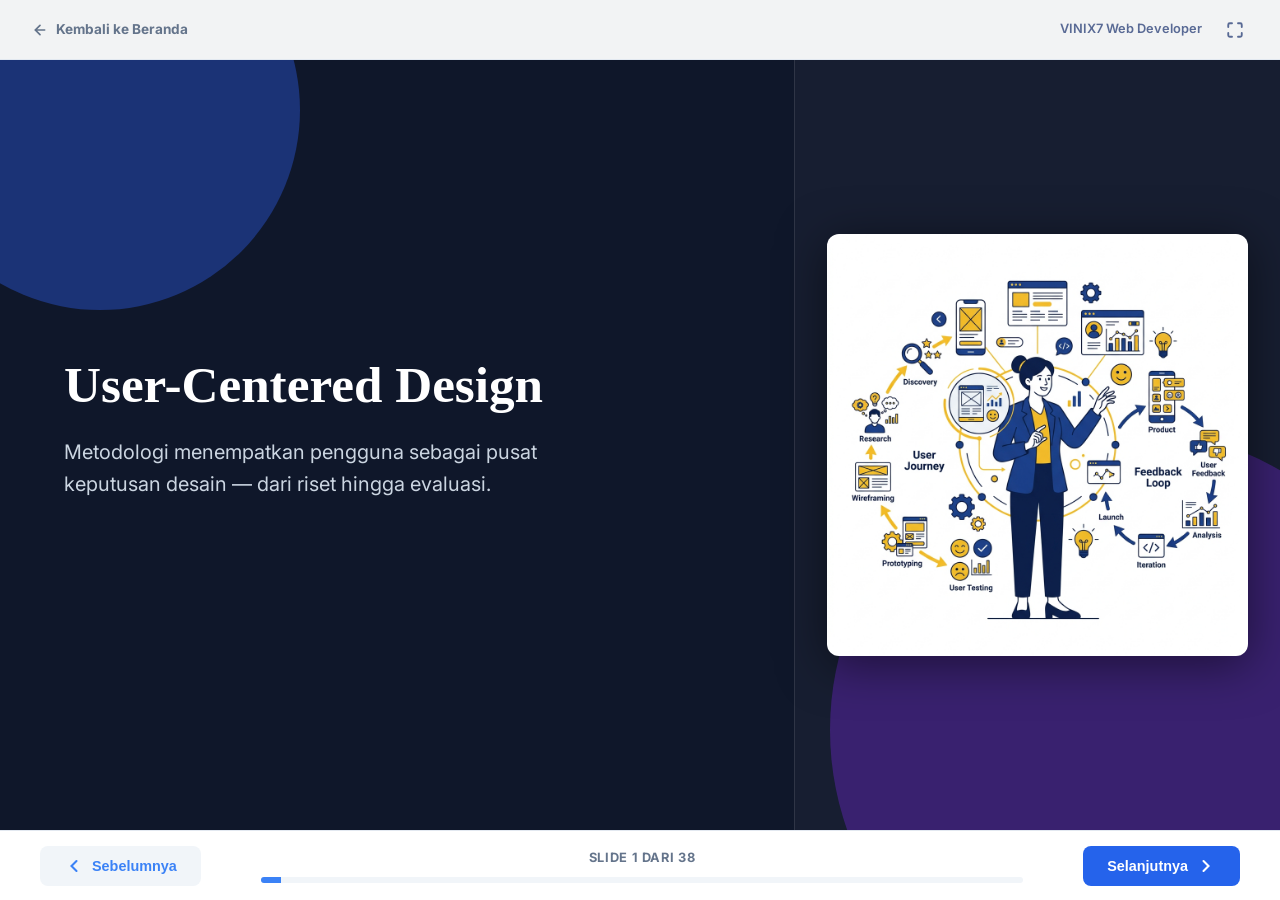
<file: materi/ucd/index.html>
<!DOCTYPE html>
<html lang="id">

<head>
  <meta charset="UTF-8" />
  <meta name="viewport" content="width=device-width, initial-scale=1.0" />
  <title>UCD — Slide Presentation | VINIX7</title>
  <link rel="stylesheet" href="../../style.css" />
  <style>

    /* ── Slide Viewer Global Reset ── */
    body {
      margin: 0;
      padding: 0;
      overflow: hidden;
      background: #0f172a;
      font-family: 'Inter', sans-serif;
    }

    .slide-viewer {
      display: flex;
      flex-direction: column;
      height: 100vh;
      width: 100vw;
      position: fixed;
      top: 0;
      left: 0;
      z-index: 1000;
      background: #0f172a;
    }

    /* ── Navbar over Slide (Optional) ── */
    .slide-navbar {
      height: 60px;
      display: flex;
      align-items: center;
      padding: 0 32px;
      background: rgba(255, 255, 255, 0.95);
      backdrop-filter: blur(10px);
      border-bottom: 1px solid #e2e8f0;
      justify-content: space-between;
      z-index: 1001;
    }

    .slide-navbar a {
      text-decoration: none;
      font-size: 0.85rem;
      font-weight: 700;
      color: #64748b;
      display: flex;
      align-items: center;
      gap: 8px;
    }

    .slide-navbar a:hover {
      color: #2563eb;
    }

    /* ── Slide Container ── */
    .slide-container {
      flex: 1;
      position: relative;
      overflow: hidden;
      background: #ffffff;
      display: flex;
      align-items: center;
      justify-content: center;
    }

    /* ── Slide Element ── */
    .slide {
      position: absolute;
      top: 0;
      left: 0;
      right: 0;
      bottom: 0;
      width: 100%;
      height: 100%;
      background: #ffffff;
      padding: 60px 80px;
      opacity: 0;
      visibility: hidden;
      transform: translateX(50px);
      transition: all 0.5s cubic-bezier(0.25, 1, 0.5, 1);
      display: flex;
      flex-direction: column;
      justify-content: flex-start;
      overflow-y: auto;
      box-sizing: border-box;
    }

    .slide.active {
      opacity: 1;
      visibility: visible;
      transform: translateX(0);
      z-index: 10;
    }

    /* ── Customizing Scrollbar inside slides ── */
    .slide::-webkit-scrollbar {
      width: 8px;
    }
    .slide::-webkit-scrollbar-track {
      background: transparent;
    }
    .slide::-webkit-scrollbar-thumb {
      background: #cbd5e1;
      border-radius: 99px;
    }

    /* ── Special Slide Types (Cover & Section) ── */
    .slide.cover-slide, .slide.section-slide {
      background: #0f172a; /* Dark navy */
      color: white;
      justify-content: center;
      align-items: center;
      text-align: center;
      overflow: hidden;
    }

    /* Decorative Circles */
    .slide.cover-slide::before, .slide.section-slide::before {
      content: '';
      position: absolute;
      top: -150px;
      left: -100px;
      width: 400px;
      height: 400px;
      background: #1e3a8a;
      border-radius: 50%;
      opacity: 0.8;
      z-index: 0;
    }
    
    .slide.cover-slide::after, .slide.section-slide::after {
      content: '';
      position: absolute;
      bottom: -200px;
      right: -150px;
      width: 600px;
      height: 600px;
      background: #4c1d95;
      border-radius: 50%;
      opacity: 0.6;
      z-index: 0;
    }

    .slide.cover-slide > *, .slide.section-slide > * {
      z-index: 1;
      position: relative;
    }

    /* Typography for Cover */
    .slide.cover-slide h1, .slide.section-slide h2 {
      font-family: 'Merriweather', serif;
      font-size: 4.5rem;
      font-weight: 900;
      margin-bottom: 24px;
      color: white;
      line-height: 1.2;
    }

    .slide.cover-slide .accent-line {
      width: 150px;
      height: 6px;
      background: #06b6d4; /* Teal accent */
      margin: 0 auto 30px auto;
    }

    .slide.cover-slide.left-align {
      text-align: left;
      align-items: flex-start;
      padding-left: 120px;
    }
    
    .slide.cover-slide.left-align .accent-line {
      margin-left: 0;
    }

    .slide.cover-slide p, .slide.section-slide p {
      font-size: 1.5rem;
      color: #cbd5e1;
      max-width: 800px;
      font-weight: 400;
    }

    .slide.section-slide .icon-wrapper {
      font-size: 4rem;
      margin-bottom: 20px;
      color: #38bdf8;
    }

    /* ── Content Slides ── */
    .slide-header {
      display: flex;
      align-items: center;
      gap: 16px;
      margin-bottom: 40px;
      border-bottom: 4px solid #3b82f6;
      padding-bottom: 15px;
      display: inline-flex;
    }

    .slide h2 {
      font-family: 'Merriweather', serif;
      font-size: 2.8rem;
      font-weight: 700;
      color: #1e40af;
      margin: 0;
    }
    
    

    .slide .lead-text {
      font-size: 1.3rem;
      color: #334155;
      margin-bottom: 30px;
      line-height: 1.6;
      background: #f8fafc;
      padding: 24px;
      border-radius: 12px;
      border: 1px solid #e2e8f0;
    }

    /* Cards Layout */
    .cards-grid {
      display: grid;
      grid-template-columns: repeat(auto-fit, minmax(280px, 1fr));
      gap: 24px;
      margin-top: 20px;
    }

    .content-card {
      background: #f1f5f9;
      padding: 24px;
      border-radius: 16px;
      border: 1px solid #e2e8f0;
      text-align: center;
    }

    .content-card h3 {
      font-family: 'Merriweather', serif;
      color: #1e3a8a;
      font-size: 1.4rem;
      margin-bottom: 12px;
      margin-top: 16px;
    }

    .content-card p {
      color: #475569;
      font-size: 1.05rem;
      line-height: 1.5;
    }

    .icon-large {
      font-size: 2.5rem;
    }

    /* Standard Lists */
    .slide-list {
      list-style: none;
      display: flex;
      flex-direction: column;
      gap: 20px;
      padding-left: 0;
    }

    .slide-list li {
      position: relative;
      padding-left: 40px;
      font-size: 1.2rem;
      color: #334155;
      line-height: 1.6;
    }

    .slide-list li::before {
      content: '●';
      position: absolute;
      left: 0;
      top: 2px;
      color: #3b82f6;
      font-size: 1.2rem;
    }

    .slide-list li strong {
      color: #1e3a8a;
      font-weight: 700;
    }

    .slide-table {
      width: 100%;
      border-collapse: separate;
      border-spacing: 0;
      margin-top: 20px;
      font-size: 1.1rem;
      border-radius: 12px;
      overflow: hidden;
      border: 1px solid #e2e8f0;
    }

    .slide-table th {
      background: #f8fafc;
      color: #1e40af;
      padding: 16px 20px;
      text-align: left;
      border-bottom: 2px solid #e2e8f0;
    }

    .slide-table td {
      padding: 16px 20px;
      border-bottom: 1px solid #e2e8f0;
      color: #475569;
      background: white;
    }

    /* ── Bottom Controls ── */
    .slide-controls {
      height: 70px;
      background: white;
      border-top: 1px solid #e2e8f0;
      display: flex;
      align-items: center;
      justify-content: space-between;
      padding: 0 40px;
      z-index: 1001;
    }

    .btn-nav {
      background: #2563eb;
      color: white;
      border: none;
      border-radius: 8px;
      padding: 10px 24px;
      font-weight: 700;
      font-size: 0.9rem;
      cursor: pointer;
      display: flex;
      align-items: center;
      gap: 8px;
      transition: all 0.2s;
    }

    .btn-nav:hover:not(:disabled) {
      background: #1d4ed8;
      transform: translateY(-2px);
    }

    .btn-nav:disabled {
      background: #cbd5e1;
      cursor: not-allowed;
      transform: none;
    }

    .btn-nav.secondary {
      background: #f1f5f9;
      color: #3b82f6;
    }

    .btn-nav.secondary:hover:not(:disabled) {
      background: #e2e8f0;
    }

    .slide-progress-wrapper {
      flex: 1;
      margin: 0 60px;
      text-align: center;
    }

    .slide-progress-text {
      font-size: 0.8rem;
      font-weight: 700;
      color: #64748b;
      margin-bottom: 8px;
      letter-spacing: 0.05em;
      text-transform: uppercase;
    }

    .slide-progress-bar {
      height: 6px;
      background: #f1f5f9;
      border-radius: 99px;
      overflow: hidden;
    }

    .slide-progress-fill {
      height: 100%;
      background: #3b82f6;
      width: 0%;
      transition: width 0.4s ease;
    }

    /* ── Responsive ── */
    @media (max-width: 1024px) {
      .slide { padding: 40px; }
      .slide.cover-slide h1 { font-size: 3.5rem; }
      .slide h2 { font-size: 2.2rem; }
    }

    @media (max-width: 768px) {
      .slide-controls { padding: 0 20px; }
      .btn-nav span { display: none; }
      .slide { padding: 30px 20px; }
      .slide.cover-slide.left-align { padding-left: 30px; }
    }
  

    /* ── UCD Specific Styles ── */
    .slide .key-message {
      display: flex;
      align-items: flex-start;
      gap: 16px;
      background: linear-gradient(135deg, rgba(27, 63, 160, 0.04), rgba(255, 215, 0, 0.06));
      border-left: 4px solid #3b82f6;
      padding: 24px;
      border-radius: 0 12px 12px 0;
      margin-bottom: 30px;
      font-size: 1.15rem;
      font-weight: 600;
      color: #1e40af;
      line-height: 1.5;
    }

    .slide .key-message .icon {
      font-size: 1.6rem;
      line-height: 1;
      margin-top: -2px;
    }

    /* ── Two-Column Slide Layout ── */
    .slide.two-col {
      flex-direction: row;
      gap: 0;
      padding: 0;
      overflow: hidden;
    }

    .slide.two-col .col-text {
      flex: 1;
      display: flex;
      flex-direction: column;
      justify-content: center;
      padding: 50px 56px;
      overflow-y: auto;
      text-align: left;
    }

    .slide.two-col .col-img {
      width: 38%;
      flex-shrink: 0;
      background: #0f172a;
      display: flex;
      align-items: center;
      justify-content: center;
      padding: 32px;
      border-left: 1px solid rgba(255,255,255, 0.1);
    }

    .slide.two-col .col-img img {
      width: 100%;
      max-height: 100%;
      object-fit: contain;
      border-radius: 12px;
      filter: drop-shadow(0 8px 24px rgba(0,0,0, 0.5));
    }

    .slide.cover-slide.two-col {
      text-align: left;
      align-items: stretch;
    }

    .slide.cover-slide.two-col .col-text {
      padding: 60px 64px;
    }

    .slide.cover-slide.two-col .col-img {
      background: rgba(255, 255, 255, 0.03);
    }
    
    .slide.section-slide .section-num {
      font-size: 8rem;
      font-weight: 900;
      color: rgba(255, 255, 255, 0.1);
      line-height: 1;
      margin-bottom: -30px;
    }
    
    .slide-badge {
      display: inline-block;
      background: #eff6ff;
      color: #2563eb;
      font-weight: 800;
      font-size: 0.85rem;
      padding: 6px 16px;
      border-radius: 99px;
      margin-bottom: 20px;
      text-transform: uppercase;
      letter-spacing: 0.05em;
    }

  </style>
</head>

<body>

  <div class="slide-viewer">

    <div class="slide-navbar">
      <a href="../../index.html">
        <svg width="16" height="16" viewBox="0 0 24 24" fill="none" stroke="currentColor" stroke-width="2.5"
          stroke-linecap="round">
          <path d="M19 12H5M12 19l-7-7 7-7" />
        </svg>
        Kembali ke Beranda
      </a>
      <div style="display: flex; align-items: center; gap: 20px;">
        <div style="font-size: 0.8rem; color: var(--text-muted); font-weight: 600;">VINIX7 Web Developer</div>
        <button id="btn-fullscreen"
          style="background: none; border: none; cursor: pointer; color: var(--text-muted); display: flex; align-items: center; justify-content: center; padding: 4px; border-radius: 4px; transition: background 0.2s, color 0.2s;"
          title="Toggle Fullscreen (Tekan F)"
          onmouseover="this.style.background='rgba(27, 63, 160, 0.1)'; this.style.color='var(--color-primary)'"
          onmouseout="this.style.background='none'; this.style.color='var(--text-muted)'">
          <svg width="18" height="18" viewBox="0 0 24 24" fill="none" stroke="currentColor" stroke-width="2.5"
            stroke-linecap="round" stroke-linejoin="round">
            <path d="M8 3H5a2 2 0 0 0-2 2v3m18 0V5a2 2 0 0 0-2-2h-3m0 18h3a2 2 0 0 0 2-2v-3M3 16v3a2 2 0 0 0 2 2h3" />
          </svg>
        </button>
      </div>
    </div>

    <div class="slide-container" id="slide-container">

      <!-- SLIDE 1: COVER -->
      <div class="slide cover-slide two-col" id="slide-1">
        <div class="col-text">
          <h1 style="text-align:left; font-size: 3.2rem; margin-bottom: 20px;">User-Centered Design</h1>
          <p style="text-align:left; font-size: 1.25rem; max-width: 520px; margin-bottom: 36px;">Metodologi menempatkan
            pengguna sebagai pusat keputusan desain — dari riset hingga evaluasi.</p>
        </div>
        <div class="col-img">
          <img src="img/cover.png" alt="UX Design Illustration" />
        </div>
      </div>

      <!-- SECTION 1 COVER -->
      <div class="slide section-slide" id="slide-2">
        <div class="section-num">1</div>
        <h2>Fondasi</h2>
        <p>Memahami dasar-dasar UX dan filosofi dasar UCD</p>
      </div>

      <!-- POINT 1 -->
      <div class="slide" id="slide-3">
        <div class="slide-badge">Bagian 1: Fondasi</div>
        <h2>1. Apa Itu UX & Mengapa Penting?</h2>
        <p class="lead-text">User Experience (UX) adalah keseluruhan pengalaman dan interaksi yang dirasakan oleh
          pengguna saat menggunakan sebuah produk digital maupun fisik.</p>
        <div class="key-message">
          <span class="icon">💡</span>
          <div>UX bukan sekadar mempercantik tampilan antarmuka, tetapi tentang menyelesaikan masalah pengguna dengan
            efektif.</div>
        </div>
        <ul class="slide-list">
          <li><strong>Menentukan Hidup Matinya Produk:</strong> Di era persaingan ketat, produk dengan fitur melimpah
            namun membingungkan akan cepat ditinggalkan.</li>
          <li><strong>Loyalitas Pelanggan:</strong> UX yang baik menciptakan ikatan emosional positif. Pengguna yang
            merasa terbantu akan kembali.</li>
          <li><strong>Mengurangi Biaya Jangka Panjang:</strong> Memperbaiki masalah UX di fase desain 10x lipat lebih
            murah daripada memperbaikinya setelah produk diluncurkan (fase development).</li>
        </ul>
      </div>

      <!-- POINT 2 -->
      <div class="slide" id="slide-4">
        <div class="slide-badge">Bagian 1: Fondasi</div>
        <h2>2. Dari UX ke UCD — Apa Bedanya?</h2>
        <p class="lead-text">Banyak orang menyamakan UX dengan UCD, padahal keduanya memiliki peran yang berbeda. UX
          adalah tujuan akhirnya, sedangkan UCD adalah kendaraannya.</p>
        <div class="key-message">
          <span class="icon">💡</span>
          <div>UCD adalah cara memasak sambil terus mencicipi, sedangkan UX adalah rasa yang dirasakan oleh tamu di
            restoran.</div>
        </div>
        <ul class="slide-list">
          <li><strong>UX (User Experience):</strong> Hasil akhir yang dirasakan (kepuasan, kemudahan, kesan). Ini adalah
            *Output*.</li>
          <li><strong>UCD (User-Centered Design):</strong> Proses dan metodologi yang dilakukan tim desain untuk
            memastikan hasil akhirnya mencapai UX yang baik. Ini adalah *Proses*.</li>
          <li>Anda tidak bisa langsung mendesain "UX yang bagus". Anda menerapkan "Proses UCD" untuk secara konsisten
            menghasilkan UX yang bagus.</li>
        </ul>
      </div>

      <!-- POINT 3 -->
      <div class="slide" id="slide-5">
        <div class="slide-badge">Bagian 1: Fondasi</div>
        <h2>3. Definisi Resmi UCD (ISO 9241-210)</h2>
        <p class="lead-text">Standar internasional ISO mendefinisikan UCD sebagai pendekatan desain yang secara
          eksplisit berfokus pada kebutuhan, tujuan, dan konteks pengguna.</p>
        <div class="key-message">
          <span class="icon">📜</span>
          <div>Pengguna bukanlah sekadar target market di akhir produksi, melainkan mitra aktif di seluruh siklus
            desain.</div>
        </div>
        <ul class="slide-list">
          <li><strong>Tidak Asumsi:</strong> Desainer tidak menebak apa yang pengguna inginkan, melainkan menelitinya.
          </li>
          <li><strong>Melibatkan Pengguna:</strong> UCD mengharuskan keterlibatan pengguna dalam evaluasi purwarupa,
            bukan hanya sekadar wawancara awal.</li>
          <li><strong>Siklus Iteratif:</strong> UCD memandang desain sebagai sebuah siklus yang berulang
            (desain-uji-perbaiki), bukan jalan satu arah (waterfall).</li>
        </ul>
      </div>

      <!-- POINT 4 -->
      <div class="slide" id="slide-6">
        <div class="slide-badge">Bagian 1: Fondasi</div>
        <h2>4. Sejarah Singkat UCD</h2>
        <p class="lead-text">UCD tidak lahir tiba-tiba. Metodologi ini merupakan evolusi dari interaksi manusia dengan
          mesin industri menuju ke perangkat digital.</p>
        <ul class="slide-list">
          <li><strong>1980-an:</strong> Don Norman (penulis The Design of Everyday Things) memperkenalkan konsep
            "User-Centered" saat bekerja di lab Apple dan UCSD.</li>
          <li><strong>1990-an:</strong> Jakob Nielsen mempopulerkan evaluasi heuristik dan usability testing, membuat
            UCD lebih terukur.</li>
          <li><strong>2000-an:</strong> Internet meledak. UCD berekspansi dari sekadar desain perangkat keras ke desain
            web, e-commerce, dan software.</li>
          <li><strong>Masa Kini:</strong> UCD adalah standar industri di hampir seluruh perusahaan teknologi global yang
            dipimpin oleh posisi khusus seperti UX Researcher.</li>
        </ul>
      </div>

      <!-- POINT 5 -->
      <div class="slide" id="slide-7">
        <div class="slide-badge">Bagian 1: Fondasi</div>
        <h2>5. 5 Prinsip Inti UCD</h2>
        <p class="lead-text">Ada lima prinsip yang menjadi landasan tak tergoyahkan jika sebuah tim ingin mengklaim
          mereka menggunakan pendekatan UCD.</p>
        <ul class="slide-list">
          <li><strong>1. Pemahaman Eksplisit:</strong> Selalu mulai dari memahami siapa pengguna, apa tugasnya, dan di
            mana konteksnya.</li>
          <li><strong>2. Partisipasi Pengguna:</strong> Libatkan pengguna sungguhan sepanjang proses, bukan orang
            internal.</li>
          <li><strong>3. Evidence-Based (Berbasis Bukti):</strong> Keputusan diambil berdasarkan data riset, bukan
            argumen internal (HiPPO - Highest Paid Person's Opinion).</li>
          <li><strong>4. Proses Iteratif:</strong> Bersiaplah untuk mengulang desain. Prototipe awal jarang langsung
            sempurna.</li>
          <li><strong>5. Tim Multidisiplin:</strong> Libatkan engineer, designer, dan bisnis agar solusi tidak hanya
            "bagus", tapi juga bisa dibangun.</li>
        </ul>
      </div>

      <!-- POINT 6 -->
      <div class="slide" id="slide-8">
        <div class="slide-badge">Bagian 1: Fondasi</div>
        <h2>6. UCD vs Pendekatan Lain</h2>
        <p class="lead-text">Bagaimana UCD berbeda dari gaya mendesain lainnya? Mengenali perbedaannya penting untuk
          menjaga arah desain.</p>
        <table class="slide-table">
          <tr>
            <th>Pendekatan</th>
            <th>Fokus Utama</th>
            <th>Kelemahan jika tanpa UCD</th>
          </tr>
          <tr>
            <td><strong>Technology-Centered</strong></td>
            <td>Apa fitur terbaru dan tercanggih yang bisa kita buat?</td>
            <td>Teknologi canggih tapi tidak relevan/terlalu rumit dipakai manusia.</td>
          </tr>
          <tr>
            <td><strong>Activity-Centered</strong></td>
            <td>Tugas apa yang dilakukan? (Fokus pada efisiensi tugas)</td>
            <td>Mengabaikan emosi dan konteks personal pengguna.</td>
          </tr>
          <tr>
            <td><strong>User-Centered (UCD)</strong></td>
            <td>Siapa yang melakukan, dan apa batasan mereka?</td>
            <td>Membutuhkan waktu riset yang lebih lama.</td>
          </tr>
        </table>
      </div>

      <!-- SECTION 2 COVER -->
      <div class="slide section-slide" id="slide-9">
        <div class="section-num">2</div>
        <h2>Memahami Pengguna</h2>
        <p>Segmentasi, Riset Kualitatif/Kuantitatif, dan Empathy Mapping</p>
      </div>

      <!-- POINT 7 -->
      <div class="slide" id="slide-10">
        <div class="slide-badge">Bagian 2: Memahami Pengguna</div>
        <h2>7. Siapa Pengguna Kita?</h2>
        <p class="lead-text">Miskonsepsi terbesar desainer dan developer pemula adalah berpikir: "Saya adalah
          representasi pengguna saya."</p>
        <div class="key-message">
          <span class="icon">⚠️</span>
          <div>"Kamu bukanlah penggunamu" (You are not your user). Asumsi pribadi sangat bias.</div>
        </div>
        <ul class="slide-list">
          <li><strong>Kesenjangan Keterampilan:</strong> Desainer memiliki literasi digital yang tinggi, perangkat
            canggih, dan internet cepat. Pengguna nyata mungkin memakai ponsel lama dengan sinyal buruk.</li>
          <li><strong>Konteks Berbeda:</strong> Anda mendesain aplikasi di ruang ber-AC sambil duduk santai, sementara
            pengguna mungkin memakainya sambil berdiri di KRL yang sesak.</li>
          <li><strong>Segmentasi Diperlukan:</strong> Pisahkan pengguna ke dalam kelompok (misal: pengguna baru vs
            pengguna ahli, usia muda vs lansia) karena kebutuhan mereka bertolak belakang.</li>
        </ul>
      </div>

      <!-- POINT 8 -->
      <div class="slide two-col" id="slide-11">
        <div class="col-img">
          <img src="img/research.png" alt="User Research Methods" />
        </div>
        <div class="col-text">
          <div class="slide-badge">Bagian 2: Memahami Pengguna</div>
          <h2>8. Peta Metode Riset Pengguna</h2>
          <p class="lead-text">Riset pengguna tidak sekadar "menyebar survei". Pemilihan metode sangat bergantung pada
            jenis informasi yang Anda cari.</p>
          <table class="slide-table">
            <tr>
              <th></th>
              <th>Attitudinal (Dikatakan)</th>
              <th>Behavioral (Dilakukan)</th>
            </tr>
            <tr>
              <td><strong>Qualitative</strong><br><small>Mengapa?</small></td>
              <td>User Interview, FGD</td>
              <td>Contextual Inquiry</td>
            </tr>
            <tr>
              <td><strong>Quantitative</strong><br><small>Berapa Banyak?</small></td>
              <td>Survei, Kuesioner</td>
              <td>A/B Testing, Analytics</td>
            </tr>
          </table>
        </div>
      </div>

      <!-- POINT 9 -->
      <div class="slide" id="slide-12">
        <div class="slide-badge">Bagian 2: Memahami Pengguna</div>
        <h2>9. User Interview (Wawancara Pengguna)</h2>
        <p class="lead-text">Wawancara adalah seni menggali cerita. Jangan menanyakan solusi, tanyakanlah pengalaman dan
          penderitaan mereka.</p>
        <div class="key-message">
          <span class="icon">💬</span>
          <div>Hindari pertanyaan tertutup (Ya/Tidak). Gunakan metode "5 Whys" untuk menemukan akar masalah.</div>
        </div>
        <ul class="slide-list">
          <li><strong>Pertanyaan Buruk:</strong> "Apakah kamu suka aplikasi pemesanan tiket kami?" (Bias & Tertutup).
          </li>
          <li><strong>Pertanyaan Baik:</strong> "Ceritakan pengalaman terakhir kali Anda memesan tiket secara mendadak."
            (Terbuka & Berbasis Pengalaman).</li>
          <li><strong>Hindari Leading Question:</strong> Jangan arahkan pengguna untuk setuju dengan ide Anda. Biarkan
            mereka bercerita dengan jujur.</li>
        </ul>
      </div>

      <!-- POINT 10 -->
      <div class="slide" id="slide-13">
        <div class="slide-badge">Bagian 2: Memahami Pengguna</div>
        <h2>10. Observasi & Contextual Inquiry</h2>
        <p class="lead-text">Terkadang pengguna tidak sadar akan masalah yang mereka alami karena sudah terbiasa
          beradaptasi (workaround).</p>
        <div class="key-message">
          <span class="icon">👀</span>
          <div>Apa yang dikatakan pengguna saat wawancara seringkali berbeda dengan apa yang mereka lakukan di lapangan.
          </div>
        </div>
        <ul class="slide-list">
          <li><strong>Contextual Inquiry:</strong> Menggabungkan wawancara ringan dengan observasi langsung di tempat
            pengguna beraktivitas.</li>
          <li><strong>Contoh Kasus:</strong> Anda mewawancarai kasir, dia bilang aplikasinya "mudah". Tapi saat
            diobservasi, dia menempel banyak *sticky notes* berisi kode barang di layar komputernya. Itulah masalah UX
            yang sebenarnya!</li>
          <li><strong>Jujur Tanpa Filter:</strong> Observasi menyingkap kebiasaan alamiah yang sulit diekspresikan
            pengguna dengan kata-kata.</li>
        </ul>
      </div>

      <!-- POINT 11 -->
      <div class="slide" id="slide-14">
        <div class="slide-badge">Bagian 2: Memahami Pengguna</div>
        <h2>11. Survei & Kuesioner</h2>
        <p class="lead-text">Survei sangat efisien untuk memvalidasi temuan dari wawancara/observasi kepada ratusan
          pengguna lain.</p>
        <ul class="slide-list">
          <li><strong>Kapan Menggunakannya:</strong> Saat Anda sudah punya hipotesis dari wawancara kualitatif dan ingin
            tahu "seberapa banyak" pengguna lain yang merasakan hal sama.</li>
          <li><strong>Aturan Survei:</strong> Buatlah singkat (maksimal 5-10 menit). Gunakan pertanyaan skala Likert
            (Sangat Tidak Setuju hingga Sangat Setuju).</li>
          <li><strong>Kelemahan:</strong> Anda tidak bisa melakukan "probing" atau bertanya balik jika jawaban pengguna
            tidak jelas.</li>
        </ul>
      </div>

      <!-- POINT 12 -->
      <div class="slide" id="slide-15">
        <div class="slide-badge">Bagian 2: Memahami Pengguna</div>
        <h2>12. Empathy Map</h2>
        <p class="lead-text">Tools sintesis data untuk membantu seluruh tim berempati dan melihat pengguna sebagai
          manusia yang utuh, bukan sekadar angka.</p>
        <div class="key-message">
          <span class="icon">🗺️</span>
          <div>Dibagi menjadi 4 Kuadran: SAYS (Berkata), THINKS (Berpikir), DOES (Melakukan), dan FEELS (Merasakan).
          </div>
        </div>
        <ul class="slide-list">
          <li><strong>SAYS:</strong> "Aplikasi ini sering loading lama kalau jam 12 siang."</li>
          <li><strong>THINKS:</strong> "Saya takut salah transfer karena tombolnya tidak jelas."</li>
          <li><strong>DOES:</strong> Me-refresh halaman tiga kali berturut-turut; mengecek ulang mutasi rekening.</li>
          <li><strong>FEELS:</strong> Cemas, Frustrasi, atau Terburu-buru.</li>
        </ul>
      </div>

      <!-- POINT 13 -->
      <div class="slide" id="slide-16">
        <div class="slide-badge">Bagian 2: Memahami Pengguna</div>
        <h2>13. Affinity Diagram</h2>
        <p class="lead-text">Setelah wawancara dengan 10 orang, Anda akan memiliki ratusan catatan acak. Affinity
          Diagram menyusun kekacauan ini menjadi insight.</p>
        <ul class="slide-list">
          <li><strong>Cara Kerja:</strong> Tulis setiap keluhan/temuan tunggal di selembar *sticky note*. Tempel
            semuanya di papan tulis kosong.</li>
          <li><strong>Clustering (Pengelompokan):</strong> Tim secara diam-diam memindahkan catatan-catatan yang mirip
            ke dalam satu kelompok.</li>
          <li><strong>Penamaan Tema:</strong> Setelah mengelompok, beri nama pada kelompok tersebut. Misalnya: "Masalah
            Pembayaran", "Kebingungan Navigasi", dll.</li>
          <li><strong>Output:</strong> Pola kebutuhan pengguna yang kuat dan siap dijadikan dasar pembuatan persona dan
            fitur.</li>
        </ul>
      </div>

      <!-- SECTION 3 COVER -->
      <div class="slide section-slide" id="slide-17">
        <div class="section-num">3</div>
        <h2>Mendefinisikan Kebutuhan</h2>
        <p>Personas, User Stories, Skenario, dan Prioritisasi (MoSCoW)</p>
      </div>

      <!-- POINT 14 -->
      <div class="slide two-col" id="slide-18">
        <div class="col-text">
          <div class="slide-badge">Bagian 3: Mendefinisikan Kebutuhan</div>
          <h2>14. Personas (Karakter Fiktif)</h2>
          <p class="lead-text">Persona adalah representasi fiktif namun realistis dari segmen target audiens utama Anda,
            disusun berdasarkan data riset, bukan imajinasi.</p>
          <div class="key-message">
            <span class="icon">👤</span>
            <div>Berfungsi sebagai kompas saat berdebat: "Apakah fitur ini dibutuhkan oleh Budi si Kurir?"</div>
          </div>
          <ul class="slide-list">
            <li><strong>Komponen Persona:</strong> Nama, Foto, Demografi, Motivasi (Goals), dan Frustrasi (Pain points).
            </li>
            <li><strong>Jumlah Ideal:</strong> Buatlah 2-4 persona utama agar seluruh tim ingat profilnya.</li>
            <li><strong>Anti-Pattern:</strong> Persona gagal jika hanya berisi demografi kosong tanpa penjelasan
              perilaku.</li>
          </ul>
        </div>
        <div class="col-img">
          <img src="img/persona.png" alt="UX Persona Illustration" />
        </div>
      </div>

      <!-- POINT 15 -->
      <div class="slide" id="slide-19">
        <div class="slide-badge">Bagian 3: Mendefinisikan Kebutuhan</div>
        <h2>15. User Stories</h2>
        <p class="lead-text">Sebuah kalimat singkat yang mendeskripsikan fitur dari sudut pandang nilai dan manfaat bagi
          pengguna, bukan spesifikasi teknis.</p>
        <div class="key-message">
          <span class="icon">📝</span>
          <div>Format Standar: "Sebagai [Persona], saya ingin [Lakukan Aksi], agar [Tujuan Tercapai]."</div>
        </div>
        <ul class="slide-list">
          <li><strong>Contoh Buruk (Teknis):</strong> "Sistem harus memiliki database filter radius pengiriman 5km."
          </li>
          <li><strong>Contoh Baik (User Story):</strong> "Sebagai pembeli yang lapar, saya ingin menyaring restoran yang
            jaraknya di bawah 5km, agar makanan tiba saat masih hangat."</li>
          <li>User story memaksa developer dan desainer untuk selalu berfokus pada *nilai akhir* yang diterima pengguna.
          </li>
        </ul>
      </div>

      <!-- POINT 16 -->
      <div class="slide" id="slide-20">
        <div class="slide-badge">Bagian 3: Mendefinisikan Kebutuhan</div>
        <h2>16. Skenario Pengguna</h2>
        <p class="lead-text">Skenario adalah cerita singkat yang menggambarkan situasi spesifik di mana persona
          menggunakan produk Anda untuk mencapai tujuannya.</p>
        <ul class="slide-list">
          <li><strong>Menambahkan Konteks Lingkungan:</strong> Skenario menjabarkan "Kapan" dan "Di Mana" interaksi
            terjadi.</li>
          <li><strong>Contoh:</strong> "Sari (Persona) sedang berada di dapur jam 6 pagi. Dengan tangan berlumur tepung,
            ia membuka aplikasi dari layar ponsel yang retak menggunakan satu jari untuk memesan bahan baku darurat."
          </li>
          <li><strong>Dampak pada Desain:</strong> Skenario di atas akan memaksa desainer untuk membuat tombol yang
            besar, kontras tinggi, dan navigasi yang sangat sederhana karena situasi pengguna tidak ideal.</li>
        </ul>
      </div>

      <!-- POINT 17 -->
      <div class="slide" id="slide-21">
        <div class="slide-badge">Bagian 3: Mendefinisikan Kebutuhan</div>
        <h2>17. User Requirements (Persyaratan Sistem)</h2>
        <p class="lead-text">Menerjemahkan cerita dan skenario pengguna menjadi instruksi yang bisa dieksekusi oleh tim
          teknis dan desain.</p>
        <table class="slide-table">
          <tr>
            <th>Tipe Requirement</th>
            <th>Definisi & Fokus</th>
            <th>Contoh Implementasi</th>
          </tr>
          <tr>
            <td><strong>Functional (Fungsional)</strong></td>
            <td>Sistem harus BISA MELAKUKAN apa? (Fitur aksi)</td>
            <td>"Pengguna harus bisa mereset password melalui email."</td>
          </tr>
          <tr>
            <td><strong>Non-Functional (Kualitas)</strong></td>
            <td>SEBERAPA BAIK sistem melakukannya? (Performa, Keamanan)</td>
            <td>"Halaman harus dimuat di bawah 2 detik dengan koneksi 3G."</td>
          </tr>
        </table>
      </div>

      <!-- POINT 18 -->
      <div class="slide" id="slide-22">
        <div class="slide-badge">Bagian 3: Mendefinisikan Kebutuhan</div>
        <h2>18. Prioritisasi — Metode MoSCoW</h2>
        <p class="lead-text">Tidak semua ide cemerlang bisa dikerjakan sekaligus. Sumber daya waktu dan uang sangat
          terbatas. Tim butuh kerangka prioritas.</p>
        <div class="key-message">
          <span class="icon">⚖️</span>
          <div>Prioritas adalah mengatakan "TIDAK" pada hal-hal yang bagus, agar bisa fokus pada hal yang esensial.
          </div>
        </div>
        <ul class="slide-list">
          <li><strong>M - Must have:</strong> Wajib ada. Tanpa ini, aplikasi gagal berfungsi (misal: fitur Checkout di
            e-commerce).</li>
          <li><strong>S - Should have:</strong> Sangat penting, tapi aplikasi masih bisa dipakai tanpanya sementara
            waktu.</li>
          <li><strong>C - Could have:</strong> "Nice to have". Fitur tambahan yang bagus jika ada waktu (misal: Dark
            Mode).</li>
          <li><strong>W - Won't have:</strong> Secara sadar disepakati untuk TIDAK dibuat pada versi ini.</li>
        </ul>
      </div>

      <!-- SECTION 4 COVER -->
      <div class="slide section-slide" id="slide-23">
        <div class="section-num">4</div>
        <h2>Proses & Siklus UCD</h2>
        <p>Ideasi, Wireframing, dan Integrasi dengan Metodologi Agile</p>
      </div>

      <!-- POINT 19 -->
      <div class="slide two-col" id="slide-24">
        <div class="col-img">
          <img src="img/cycle.png" alt="UCD Cycle Illustration" />
        </div>
        <div class="col-text">
          <div class="slide-badge">Bagian 4: Proses & Siklus UCD</div>
          <h2>19. Proses 4 Tahap UCD</h2>
          <p class="lead-text">Berdasarkan ISO 9241-210, UCD berjalan dalam empat tahapan yang saling terhubung
            membentuk siklus (loop).</p>
          <ul class="slide-list">
            <li><strong>1. Understand (Pahami Konteks):</strong> Observasi dan wawancara. Siapa yang pakai, di mana, dan
              mengapa.</li>
            <li><strong>2. Specify (Tetapkan Kebutuhan):</strong> Pembuatan persona, user stories, dan business
              requirement.</li>
            <li><strong>3. Design (Rancang Solusi):</strong> Brainstorming, wireframe, dan prototipe.</li>
            <li><strong>4. Evaluate (Evaluasi Desain):</strong> Tes prototipe ke pengguna nyata. Jika belum memadai,
              kembali ke tahap sebelumnya!</li>
          </ul>
        </div>
      </div>

      <!-- POINT 20 -->
      <div class="slide" id="slide-25">
        <div class="slide-badge">Bagian 4: Proses & Siklus UCD</div>
        <h2>20. Ideasi & Sketsa Awal</h2>
        <p class="lead-text">Ideasi adalah fase "divergen" (melebar) di mana kuantitas ide lebih penting dari kualitas.
          Jangan lakukan sensor mandiri di fase ini.</p>
        <div class="key-message">
          <span class="icon">✏️</span>
          <div>Sketsa kertas adalah alat untuk "berpikir", bukan karya seni untuk dipresentasikan.</div>
        </div>
        <ul class="slide-list">
          <li><strong>Metode Crazy 8s:</strong> Lipat kertas jadi 8 kotak. Gambar 8 variasi desain kasar dalam waktu 8
            menit (1 menit per ide). Memaksa otak keluar dari ide yang klise.</li>
          <li><strong>Kecepatan Kertas:</strong> Sketsa di kertas mencegah tim berdebat soal warna atau jenis font di
            tahap terlalu awal, fokus pada struktur dan aliran pengguna (flow).</li>
        </ul>
      </div>

      <!-- POINT 21 -->
      <div class="slide" id="slide-26">
        <div class="slide-badge">Bagian 4: Proses & Siklus UCD</div>
        <h2>21. Wireframing</h2>
        <p class="lead-text">Kerangka tulang (blueprint) dari layar aplikasi. Menghubungkan ide abstrak dari sketsa
          menjadi struktur visual terukur tanpa elemen desain grafis.</p>
        <ul class="slide-list">
          <li><strong>Low-fidelity (Lo-Fi):</strong> Wireframe kotak-kotak sederhana hitam putih (Balsamiq/Kertas).
            Sangat murah untuk direvisi ratusan kali.</li>
          <li><strong>High-fidelity (Hi-Fi):</strong> Mendekati tampilan akhir, memiliki tipografi, jarak yang presisi,
            warna, dan konten asli (Figma/Sketch).</li>
          <li><strong>Tujuan Utama:</strong> Mendiskusikan penempatan elemen (Information Architecture) dan aliran layar
            sebelum developer menulis kode.</li>
        </ul>
      </div>

      <!-- POINT 22 -->
      <div class="slide" id="slide-27">
        <div class="slide-badge">Bagian 4: Proses & Siklus UCD</div>
        <h2>22. Iterasi — Siklus Tanpa Henti</h2>
        <p class="lead-text">Desain tidak pernah "selesai". Produk digital adalah benda hidup yang terus beradaptasi
          dengan perubahan perilaku penggunanya.</p>
        <div class="key-message">
          <span class="icon">🔄</span>
          <div>Iterasi (Revisi) bukanlah tanda Anda gagal di desain pertama. Itu adalah tanda bahwa Anda bersedia
            belajar dari pengguna.</div>
        </div>
        <ul class="slide-list">
          <li><strong>Build - Measure - Learn:</strong> Buat prototipe, ukur respons pengguna, pelajari masalahnya, lalu
            buat lagi.</li>
          <li><strong>Kapan Berhenti?</strong> Secara teknis tidak pernah. Namun sebuah iterasi bisa diluncurkan
            (deploy) jika pengguna berhasil menyelesaikan tugas utamanya tanpa kebingungan kritis.</li>
        </ul>
      </div>

      <!-- POINT 23 -->
      <div class="slide" id="slide-28">
        <div class="slide-badge">Bagian 4: Proses & Siklus UCD</div>
        <h2>23. UCD di dalam Lingkungan Agile</h2>
        <p class="lead-text">Bagaimana memasukkan siklus desain iteratif ke dalam metode Agile (Scrum) yang serba cepat
          dan menuntut peluncuran konstan?</p>
        <ul class="slide-list">
          <li><strong>Dual-Track Agile:</strong> Track 'Discovery' (Riset & Desain UX) harus berjalan 1 atau 2 Sprint
            lebih awal dari track 'Delivery' (Coding oleh Developer).</li>
          <li><strong>Sprint N-1:</strong> UX Researcher mewawancara, Desainer membuat Wireframe dan mengujinya.</li>
          <li><strong>Sprint N:</strong> Desain matang diserahkan ke Developer. Selama developer coding, tim UX mulai
            meriset fitur untuk sprint berikutnya. Mencegah tim coding menganggur!</li>
        </ul>
      </div>

      <!-- SECTION 5 COVER -->
      <div class="slide section-slide" id="slide-29">
        <div class="section-num">5</div>
        <h2>Evaluasi & Pengukuran</h2>
        <p>Usability Testing, Heuristic Evaluation, dan Metrics UX</p>
      </div>

      <!-- POINT 24 -->
      <div class="slide" id="slide-30">
        <div class="slide-badge">Bagian 5: Evaluasi & Pengukuran</div>
        <h2>24. Usability Testing (UT)</h2>
        <p class="lead-text">Metode evaluasi di mana Anda meminta pengguna untuk melakukan sekumpulan skenario tugas
          nyata di dalam prototipe atau aplikasi Anda.</p>
        <div class="key-message">
          <span class="icon">🔍</span>
          <div>Tujuan UT BUKAN untuk membuktikan desain Anda bagus, melainkan secara aktif mencari letak kerusakannya.
          </div>
        </div>
        <ul class="slide-list">
          <li><strong>Moderated:</strong> Fasilitator memandu sesi secara langsung via Zoom/Offline, bisa bertanya
            (probing) lebih dalam. (Insight tinggi, biaya tinggi).</li>
          <li><strong>Unmoderated:</strong> Pengguna direkam saat menggunakan aplikasi sendiri lewat alat seperti Maze.
            (Cepat, skala besar, tapi tidak bisa tanya balik).</li>
          <li><strong>Aturan Emas:</strong> Jangan pernah membantu pengguna saat mereka kebingungan di tengah tes. Amati
            di mana mereka tersandung!</li>
        </ul>
      </div>

      <!-- POINT 25 -->
      <div class="slide" id="slide-31">
        <div class="slide-badge">Bagian 5: Evaluasi & Pengukuran</div>
        <h2>25. Nielsen's 5-User Rule</h2>
        <p class="lead-text">Berapa banyak orang yang harus dites? Menurut penelitian Nielsen Norman Group (NN/g),
          menguji 5 pengguna per segmen itu cukup optimal.</p>
        <ul class="slide-list">
          <li><strong>85% Masalah Ditemukan:</strong> 5 pengguna pertama akan mengungkap sekitar 85% dari total masalah
            usabilitas kritis yang ada.</li>
          <li><strong>Diminishing Returns:</strong> Menambah pengguna ke-6, 7, 8 hanya akan mengulangi masalah yang
            sama. Biaya bertambah namun insight baru menipis.</li>
          <li><strong>Strategi Terbaik:</strong> Uji 5 orang -> Perbaiki desainnya -> Uji lagi 5 orang baru. (Total 10
            orang dipecah jadi 2 iterasi jauh lebih baik dari 10 orang dites sekaligus).</li>
        </ul>
      </div>

      <!-- POINT 26 -->
      <div class="slide" id="slide-32">
        <div class="slide-badge">Bagian 5: Evaluasi & Pengukuran</div>
        <h2>26. Heuristic Evaluation</h2>
        <p class="lead-text">Metode audit cepat (expert review) di mana desainer senior atau evaluator ahli menilai
          antarmuka berdasarkan prinsip desain universal (10 Heuristic Nielsen).</p>
        <div class="key-message">
          <span class="icon">📋</span>
          <div>Audit heuristik menambal masalah dasar sebelum prototipe diuji ke pengguna. Ini bukan pengganti Usability
            Testing!</div>
        </div>
        <ul class="slide-list">
          <li><strong>Contoh Heuristik:</strong> <em>"Visibility of System Status"</em> - Aplikasi harus selalu memberi
            tahu pengguna apa yang sedang terjadi (misal: Loading spinner).</li>
          <li><strong>Contoh Heuristik:</strong> <em>"User Control & Freedom"</em> - Harus selalu ada tombol "Batal"
            atau "Undo" jika pengguna tidak sengaja menekan sesuatu.</li>
        </ul>
      </div>

      <!-- POINT 27 -->
      <div class="slide" id="slide-33">
        <div class="slide-badge">Bagian 5: Evaluasi & Pengukuran</div>
        <h2>27. Metrics Keberhasilan UCD</h2>
        <p class="lead-text">Banyak eksekutif yang ragu pada "UX" karena dianggap sebagai hal yang subjektif. Padahal UX
          bisa, dan HARUS, diukur dengan metrik pasti.</p>
        <table class="slide-table">
          <tr>
            <th>Metrik Pengukuran</th>
            <th>Cara Kerja / Indikator</th>
          </tr>
          <tr>
            <td><strong>System Usability Scale (SUS)</strong></td>
            <td>Kuesioner standar industri berisi 10 pertanyaan (Skala 0-100). Skor di atas 68 dianggap rata-rata wajar.
            </td>
          </tr>
          <tr>
            <td><strong>Task Completion Rate</strong></td>
            <td>Persentase pengguna yang berhasil menyelesaikan skenario tugas hingga akhir tanpa gagal/menyerah.</td>
          </tr>
          <tr>
            <td><strong>Time on Task</strong></td>
            <td>Waktu yang dibutuhkan pengguna. Semakin cepat (untuk task utilitas), semakin baik UX-nya.</td>
          </tr>
        </table>
      </div>

      <!-- SECTION 6 COVER -->
      <div class="slide section-slide" id="slide-34">
        <div class="section-num">6</div>
        <h2>Konteks & Penutup</h2>
        <p>Studi Kasus Kesuksesan, Kegagalan, dan Ekosistem Karier</p>
      </div>

      <!-- POINT 28 -->
      <div class="slide" id="slide-35">
        <div class="slide-badge">Bagian 6: Konteks & Penutup</div>
        <h2>28. Studi Kasus Sukses (Airbnb)</h2>
        <p class="lead-text">Desain berbasis empati pernah menyelamatkan perusahaan rintisan dari kebangkrutan.</p>
        <div class="key-message">
          <span class="icon">📈</span>
          <div>Di tahun 2009, revenue Airbnb mandek di $200 per minggu. Riset lapangan adalah kunci kebangkitan mereka.
          </div>
        </div>
        <ul class="slide-list">
          <li><strong>Riset Lapangan (Contextual Inquiry):</strong> Pendiri Airbnb pergi langsung ke New York menemui
            pemilik rumah sewaan.</li>
          <li><strong>Temuan (Akar Masalah):</strong> Mereka menyadari bahwa masalahnya bukan pada kode website,
            melainkan foto properti dari HP jelek membuat orang takut memesan.</li>
          <li><strong>Solusi & Hasil:</strong> Airbnb menyewa fotografer profesional. Revenue naik dua kali lipat minggu
            itu juga, membuktikan validasi UCD mengubah trajektori bisnis.</li>
        </ul>
      </div>

      <!-- POINT 29 -->
      <div class="slide" id="slide-36">
        <div class="slide-badge">Bagian 6: Konteks & Penutup</div>
        <h2>29. Studi Kasus Gagal (Snapchat & Healthcare.gov)</h2>
        <p class="lead-text">Mengabaikan pengguna dan memaksakan kehendak bisnis bisa berakibat bencana publik.</p>
        <ul class="slide-list">
          <li><strong>Snapchat Redesign 2018:</strong> Tim internal merombak total struktur UI tanpa iterasi dan tes
            ekstensif ke pengguna muda mereka. Hasilnya? 1,2 juta orang menandatangani petisi penolakan, nilai saham
            anjlok triliunan rupiah dalam sehari.</li>
          <li><strong>Healthcare.gov:</strong> Web asuransi Amerika dikembangkan layaknya proyek IT jadul tanpa
            User-Centered Design. Di hari peluncuran, dari 9 juta pengunjung, kurang dari 10 orang berhasil mendaftar
            karena flow yang membingungkan dan bottleneck sistem.</li>
        </ul>
      </div>

      <!-- POINT 30 -->
      <div class="slide" id="slide-37">
        <div class="slide-badge">Bagian 6: Konteks & Penutup</div>
        <h2>30. UCD di Dunia Kerja & Karier</h2>
        <p class="lead-text">Siapa yang bertugas menjalankan UCD di dalam sebuah perusahaan teknologi (startup maupun
          enterprise)?</p>
        <ul class="slide-list">
          <li><strong>UX Researcher (UXR):</strong> Bertanggung jawab di fase 1 & 2 (Riset, Empati, Testing). Ahli dalam
            psikologi, statistika, dan interview.</li>
          <li><strong>UX/UI Designer:</strong> Bertanggung jawab di fase 3 (Desain, Wireframe, UI akhir). Ahli Figma,
            arsitektur informasi, dan visual.</li>
          <li><strong>Product Manager (PM):</strong> Menjembatani kebutuhan Pengguna (UX) dengan Tujuan Bisnis dan
            Kelayakan Teknis (Developer).</li>
          <li><em>Di perusahaan kecil (startup early-stage), satu orang "Product Designer" sering kali merangkap ketiga
              peran ini secara mandiri.</em></li>
        </ul>
      </div>

      <!-- ENDING SLIDE -->
      <div class="slide cover-slide" id="slide-38">
        <h1>Terima Kasih</h1>
        <p>Berhentilah berasumsi, mulailah berempati.</p>
        <div style="margin-top: 50px;">
          <a href="../../index.html"
            style="color: white; text-decoration: none; font-weight: bold; padding: 12px 30px; border: 2px solid white; border-radius: 99px; transition: background 0.3s; display: inline-block;"
            onmouseover="this.style.background='white'; this.style.color='var(--color-primary-dark)'"
            onmouseout="this.style.background='transparent'; this.style.color='white'">
            Kembali ke Halaman Utama
          </a>
        </div>
      </div>

    </div>

    <!-- ── Controls ── -->
    <div class="slide-controls">
      <button class="btn-nav secondary" id="btn-prev" disabled>
        <svg width="20" height="20" viewBox="0 0 24 24" fill="none" stroke="currentColor" stroke-width="2.5"
          stroke-linecap="round">
          <path d="M15 18l-6-6 6-6" />
        </svg>
        <span>Sebelumnya</span>
      </button>

      <div class="slide-progress-wrapper">
        <div class="slide-progress-text">Slide <span id="current-slide-num">1</span> dari <span
            id="total-slide-num">38</span></div>
        <div class="slide-progress-bar">
          <div class="slide-progress-fill" id="progress-fill"></div>
        </div>
      </div>

      <button class="btn-nav" id="btn-next">
        <span>Selanjutnya</span>
        <svg width="20" height="20" viewBox="0 0 24 24" fill="none" stroke="currentColor" stroke-width="2.5"
          stroke-linecap="round">
          <path d="M9 18l6-6-6-6" />
        </svg>
      </button>
    </div>
  </div>

  <!-- ── Presentation Logic ── -->
  <script>
    document.addEventListener("DOMContentLoaded", () => {
      const slides = document.querySelectorAll('.slide');
      const totalSlides = slides.length;
      let currentIdx = 0;

      const btnPrev = document.getElementById('btn-prev');
      const btnNext = document.getElementById('btn-next');
      const textCurrent = document.getElementById('current-slide-num');
      const textTotal = document.getElementById('total-slide-num');
      const progressFill = document.getElementById('progress-fill');

      textTotal.textContent = totalSlides;

      function updateSlide() {
        slides.forEach((slide, index) => {
          if (index === currentIdx) {
            slide.classList.add('active');
          } else {
            slide.classList.remove('active');
          }
        });

        // Update UI
        textCurrent.textContent = currentIdx + 1;
        const progressPercent = ((currentIdx + 1) / totalSlides) * 100;
        progressFill.style.width = progressPercent + '%';

        // Update Buttons
        btnPrev.disabled = currentIdx === 0;
        btnNext.disabled = currentIdx === totalSlides - 1;
      }

      function nextSlide() {
        if (currentIdx < totalSlides - 1) {
          currentIdx++;
          updateSlide();
        }
      }

      function prevSlide() {
        if (currentIdx > 0) {
          currentIdx--;
          updateSlide();
        }
      }

      // Event Listeners Buttons
      btnNext.addEventListener('click', nextSlide);
      btnPrev.addEventListener('click', prevSlide);

      // Fullscreen Logic
      const btnFullscreen = document.getElementById('btn-fullscreen');
      const viewer = document.documentElement;

      btnFullscreen.addEventListener('click', () => {
        if (!document.fullscreenElement) {
          viewer.requestFullscreen().catch(err => {
            console.log("Error attempting to enable fullscreen:", err.message);
          });
        } else {
          document.exitFullscreen();
        }
      });

      // Event Listeners Keyboard
      document.addEventListener('keydown', (e) => {
        if (e.key === 'ArrowRight' || e.key === ' ') {
          nextSlide();
        } else if (e.key === 'ArrowLeft') {
          prevSlide();
        } else if (e.key.toLowerCase() === 'f') {
          btnFullscreen.click();
        }
      });

      // Initialize
      updateSlide();
    });
  </script>
</body>

</html>
</file>
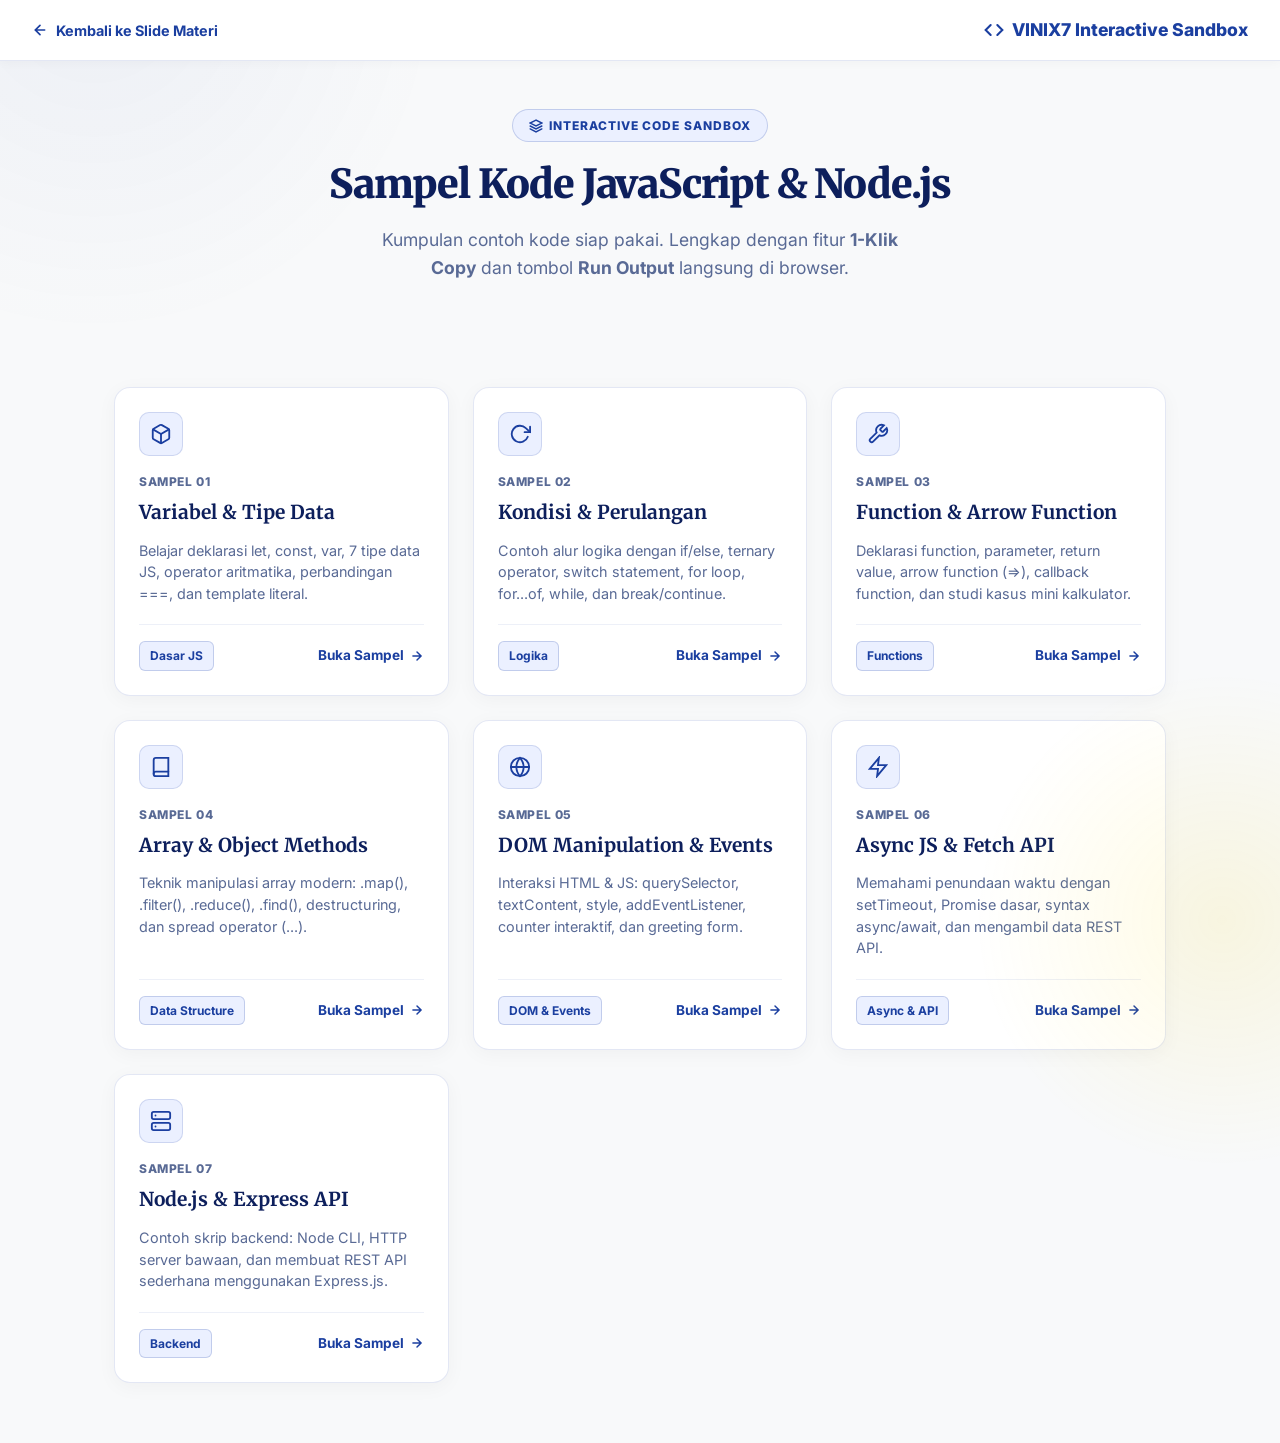
<file: materi/frontend-engineer/sampel/index.html>
<!DOCTYPE html>
<html lang="id">
<head>
  <meta charset="UTF-8" />
  <meta name="viewport" content="width=device-width, initial-scale=1.0" />
  <title>Sampel Kode Interaktif — Frontend Engineer | VINIX7</title>
  <link rel="stylesheet" href="../../../style.css" />
  <link href="https://fonts.googleapis.com/css2?family=Merriweather:wght@700;900&family=Inter:wght@400;500;600;700;800&display=swap" rel="stylesheet">
  <style>
    body { background: #F8F9FA; color: #0D1F5C; font-family: 'Inter', sans-serif; min-height: 100vh; margin: 0; padding-bottom: 60px; }
    .nav-bar { background: #FFFFFF; border-bottom: 1px solid rgba(27, 63, 160, 0.12); padding: 16px 32px; display: flex; justify-content: space-between; align-items: center; position: sticky; top: 0; z-index: 100; box-shadow: 0 2px 10px rgba(0,0,0,0.03); }
    .nav-bar a { color: #1B3FA0; text-decoration: none; font-weight: 700; font-size: 0.9rem; display: flex; align-items: center; gap: 8px; transition: 0.2s; }
    .nav-bar a:hover { color: #2856CC; }
    .brand-tag { font-weight: 800; font-size: 1.1rem; color: #1B3FA0; display: flex; align-items: center; gap: 8px; }
    
    .hero-section { text-align: center; padding: 48px 24px 32px; max-width: 800px; margin: 0 auto; }
    .hero-badge { display: inline-flex; align-items: center; gap: 6px; background: #EBF0FF; border: 1px solid rgba(27, 63, 160, 0.2); color: #1B3FA0; font-weight: 800; font-size: 0.75rem; padding: 6px 16px; border-radius: 99px; text-transform: uppercase; letter-spacing: 0.08em; margin-bottom: 16px; }
    .hero-title { font-family: 'Merriweather', serif; font-size: 2.5rem; font-weight: 900; margin-bottom: 16px; color: #0D1F5C; line-height: 1.3; }
    .hero-subtitle { font-size: 1.1rem; color: #596A95; line-height: 1.6; }

    .sample-grid { display: grid; grid-template-columns: repeat(auto-fit, minmax(280px, 1fr)); gap: 24px; max-width: 1100px; margin: 32px auto 0; padding: 0 24px; }
    .sample-card { background: #FFFFFF; border: 1px solid rgba(27, 63, 160, 0.12); border-radius: 16px; padding: 24px; display: flex; flex-direction: column; justify-content: space-between; transition: all 0.3s cubic-bezier(0.25, 1, 0.5, 1); text-decoration: none; color: inherit; position: relative; overflow: hidden; box-shadow: 0 4px 20px rgba(0, 0, 0, 0.04); }
    .sample-card:hover { transform: translateY(-6px); border-color: #1B3FA0; box-shadow: 0 12px 30px rgba(27, 63, 160, 0.12); background: #F0F4FF; }
    .sample-card::before { content: ''; position: absolute; top: 0; left: 0; right: 0; height: 4px; background: linear-gradient(90deg, #1B3FA0, #2856CC); opacity: 0; transition: 0.3s; }
    .sample-card:hover::before { opacity: 1; }
    
    .card-icon-wrap { width: 44px; height: 44px; border-radius: 10px; background: #EBF0FF; color: #1B3FA0; display: flex; align-items: center; justify-content: center; margin-bottom: 16px; border: 1px solid rgba(27,63,160,0.15); }
    .card-number { font-weight: 800; font-size: 0.75rem; color: #596A95; margin-bottom: 6px; letter-spacing: 0.05em; }
    .card-title { font-family: 'Merriweather', serif; font-size: 1.2rem; font-weight: 700; color: #0D1F5C; margin-bottom: 12px; }
    .card-desc { font-size: 0.9rem; color: #596A95; line-height: 1.5; margin-bottom: 20px; flex: 1; }
    .card-footer { display: flex; justify-content: space-between; align-items: center; border-top: 1px solid rgba(27, 63, 160, 0.08); padding-top: 16px; }
    .card-tag { font-size: 0.75rem; font-weight: 700; padding: 4px 10px; border-radius: 6px; background: #EBF0FF; color: #1B3FA0; border: 1px solid rgba(27, 63, 160, 0.2); }
    .card-btn { color: #1B3FA0; font-weight: 700; font-size: 0.85rem; display: flex; align-items: center; gap: 6px; }
  </style>
</head>
<body>

  <nav class="nav-bar">
    <a href="../index.html">
      <svg width="16" height="16" viewBox="0 0 24 24" fill="none" stroke="currentColor" stroke-width="2.5" stroke-linecap="round"><path d="M19 12H5M12 19l-7-7 7-7"/></svg>
      Kembali ke Slide Materi
    </a>
    <span class="brand-tag">
      <svg width="20" height="20" viewBox="0 0 24 24" fill="none" stroke="currentColor" stroke-width="2.5" stroke-linecap="round"><path d="M16 18l6-6-6-6M8 6l-6 6 6 6"/></svg>
      VINIX7 Interactive Sandbox
    </span>
  </nav>

  <section class="hero-section">
    <span class="hero-badge">
      <svg width="14" height="14" viewBox="0 0 24 24" fill="none" stroke="currentColor" stroke-width="2.5" stroke-linecap="round"><polygon points="12 2 2 7 12 12 22 7 12 2"/><polyline points="2 17 12 22 22 17"/><polyline points="2 12 12 17 22 12"/></svg>
      Interactive Code Sandbox
    </span>
    <h1 class="hero-title">Sampel Kode JavaScript & Node.js</h1>
    <p class="hero-subtitle">
      Kumpulan contoh kode siap pakai. Lengkap dengan fitur <strong>1-Klik Copy</strong> dan tombol <strong>Run Output</strong> langsung di browser.
    </p>
  </section>

  <main class="sample-grid">

    <!-- Card 1 -->
    <a href="01-variabel-tipe-data.html" class="sample-card">
      <div>
        <div class="card-icon-wrap">
          <svg width="22" height="22" viewBox="0 0 24 24" fill="none" stroke="currentColor" stroke-width="2" stroke-linecap="round"><path d="M21 16V8a2 2 0 0 0-1-1.73l-7-4a2 2 0 0 0-2 0l-7 4A2 2 0 0 0 3 8v8a2 2 0 0 0 1 1.73l7 4a2 2 0 0 0 2 0l7-4A2 2 0 0 0 21 16z"/><polyline points="3.27 6.96 12 12.01 20.73 6.96"/><line x1="12" y1="22.08" x2="12" y2="12"/></svg>
        </div>
        <div class="card-number">SAMPEL 01</div>
        <h2 class="card-title">Variabel & Tipe Data</h2>
        <p class="card-desc">Belajar deklarasi let, const, var, 7 tipe data JS, operator aritmatika, perbandingan ===, dan template literal.</p>
      </div>
      <div class="card-footer">
        <span class="card-tag">Dasar JS</span>
        <span class="card-btn">
          Buka Sampel
          <svg width="14" height="14" viewBox="0 0 24 24" fill="none" stroke="currentColor" stroke-width="2.5" stroke-linecap="round"><path d="M5 12h14M12 5l7 7-7 7"/></svg>
        </span>
      </div>
    </a>

    <!-- Card 2 -->
    <a href="02-kondisi-perulangan.html" class="sample-card">
      <div>
        <div class="card-icon-wrap">
          <svg width="22" height="22" viewBox="0 0 24 24" fill="none" stroke="currentColor" stroke-width="2" stroke-linecap="round"><polyline points="23 4 23 10 17 10"/><path d="M20.49 15a9 9 0 1 1-2.12-9.36L23 10"/></svg>
        </div>
        <div class="card-number">SAMPEL 02</div>
        <h2 class="card-title">Kondisi & Perulangan</h2>
        <p class="card-desc">Contoh alur logika dengan if/else, ternary operator, switch statement, for loop, for...of, while, dan break/continue.</p>
      </div>
      <div class="card-footer">
        <span class="card-tag">Logika</span>
        <span class="card-btn">
          Buka Sampel
          <svg width="14" height="14" viewBox="0 0 24 24" fill="none" stroke="currentColor" stroke-width="2.5" stroke-linecap="round"><path d="M5 12h14M12 5l7 7-7 7"/></svg>
        </span>
      </div>
    </a>

    <!-- Card 3 -->
    <a href="03-function.html" class="sample-card">
      <div>
        <div class="card-icon-wrap">
          <svg width="22" height="22" viewBox="0 0 24 24" fill="none" stroke="currentColor" stroke-width="2" stroke-linecap="round"><path d="M14.7 6.3a1 1 0 0 0 0 1.4l1.6 1.6a1 1 0 0 0 1.4 0l3.77-3.77a6 6 0 0 1-7.94 7.94l-6.91 6.91a2.12 2.12 0 0 1-3-3l6.91-6.91a6 6 0 0 1 7.94-7.94l-3.76 3.76z"/></svg>
        </div>
        <div class="card-number">SAMPEL 03</div>
        <h2 class="card-title">Function & Arrow Function</h2>
        <p class="card-desc">Deklarasi function, parameter, return value, arrow function (=>), callback function, dan studi kasus mini kalkulator.</p>
      </div>
      <div class="card-footer">
        <span class="card-tag">Functions</span>
        <span class="card-btn">
          Buka Sampel
          <svg width="14" height="14" viewBox="0 0 24 24" fill="none" stroke="currentColor" stroke-width="2.5" stroke-linecap="round"><path d="M5 12h14M12 5l7 7-7 7"/></svg>
        </span>
      </div>
    </a>

    <!-- Card 4 -->
    <a href="04-array-object.html" class="sample-card">
      <div>
        <div class="card-icon-wrap">
          <svg width="22" height="22" viewBox="0 0 24 24" fill="none" stroke="currentColor" stroke-width="2" stroke-linecap="round"><path d="M4 19.5A2.5 2.5 0 0 1 6.5 17H20"/><path d="M6.5 2H20v20H6.5A2.5 2.5 0 0 1 4 19.5v-15A2.5 2.5 0 0 1 6.5 2z"/></svg>
        </div>
        <div class="card-number">SAMPEL 04</div>
        <h2 class="card-title">Array & Object Methods</h2>
        <p class="card-desc">Teknik manipulasi array modern: .map(), .filter(), .reduce(), .find(), destructuring, dan spread operator (...).</p>
      </div>
      <div class="card-footer">
        <span class="card-tag">Data Structure</span>
        <span class="card-btn">
          Buka Sampel
          <svg width="14" height="14" viewBox="0 0 24 24" fill="none" stroke="currentColor" stroke-width="2.5" stroke-linecap="round"><path d="M5 12h14M12 5l7 7-7 7"/></svg>
        </span>
      </div>
    </a>

    <!-- Card 5 -->
    <a href="05-dom-events.html" class="sample-card">
      <div>
        <div class="card-icon-wrap">
          <svg width="22" height="22" viewBox="0 0 24 24" fill="none" stroke="currentColor" stroke-width="2" stroke-linecap="round"><circle cx="12" cy="12" r="10"/><line x1="2" y1="12" x2="22" y2="12"/><path d="M12 2a15.3 15.3 0 0 1 4 10 15.3 15.3 0 0 1-4 10 15.3 15.3 0 0 1-4-10 15.3 15.3 0 0 1 4-10z"/></svg>
        </div>
        <div class="card-number">SAMPEL 05</div>
        <h2 class="card-title">DOM Manipulation & Events</h2>
        <p class="card-desc">Interaksi HTML & JS: querySelector, textContent, style, addEventListener, counter interaktif, dan greeting form.</p>
      </div>
      <div class="card-footer">
        <span class="card-tag">DOM & Events</span>
        <span class="card-btn">
          Buka Sampel
          <svg width="14" height="14" viewBox="0 0 24 24" fill="none" stroke="currentColor" stroke-width="2.5" stroke-linecap="round"><path d="M5 12h14M12 5l7 7-7 7"/></svg>
        </span>
      </div>
    </a>

    <!-- Card 6 -->
    <a href="06-async-fetch.html" class="sample-card">
      <div>
        <div class="card-icon-wrap">
          <svg width="22" height="22" viewBox="0 0 24 24" fill="none" stroke="currentColor" stroke-width="2" stroke-linecap="round"><polygon points="13 2 3 14 12 14 11 22 21 10 12 10 13 2"/></svg>
        </div>
        <div class="card-number">SAMPEL 06</div>
        <h2 class="card-title">Async JS & Fetch API</h2>
        <p class="card-desc">Memahami penundaan waktu dengan setTimeout, Promise dasar, syntax async/await, dan mengambil data REST API.</p>
      </div>
      <div class="card-footer">
        <span class="card-tag">Async & API</span>
        <span class="card-btn">
          Buka Sampel
          <svg width="14" height="14" viewBox="0 0 24 24" fill="none" stroke="currentColor" stroke-width="2.5" stroke-linecap="round"><path d="M5 12h14M12 5l7 7-7 7"/></svg>
        </span>
      </div>
    </a>

    <!-- Card 7 -->
    <a href="07-node-express.html" class="sample-card">
      <div>
        <div class="card-icon-wrap">
          <svg width="22" height="22" viewBox="0 0 24 24" fill="none" stroke="currentColor" stroke-width="2" stroke-linecap="round"><rect x="2" y="2" width="20" height="8" rx="2" ry="2"/><rect x="2" y="14" width="20" height="8" rx="2" ry="2"/><line x1="6" y1="6" x2="6.01" y2="6"/><line x1="6" y1="18" x2="6.01" y2="18"/></svg>
        </div>
        <div class="card-number">SAMPEL 07</div>
        <h2 class="card-title">Node.js & Express API</h2>
        <p class="card-desc">Contoh skrip backend: Node CLI, HTTP server bawaan, dan membuat REST API sederhana menggunakan Express.js.</p>
      </div>
      <div class="card-footer">
        <span class="card-tag">Backend</span>
        <span class="card-btn">
          Buka Sampel
          <svg width="14" height="14" viewBox="0 0 24 24" fill="none" stroke="currentColor" stroke-width="2.5" stroke-linecap="round"><path d="M5 12h14M12 5l7 7-7 7"/></svg>
        </span>
      </div>
    </a>

  </main>

</body>
</html>
</file>
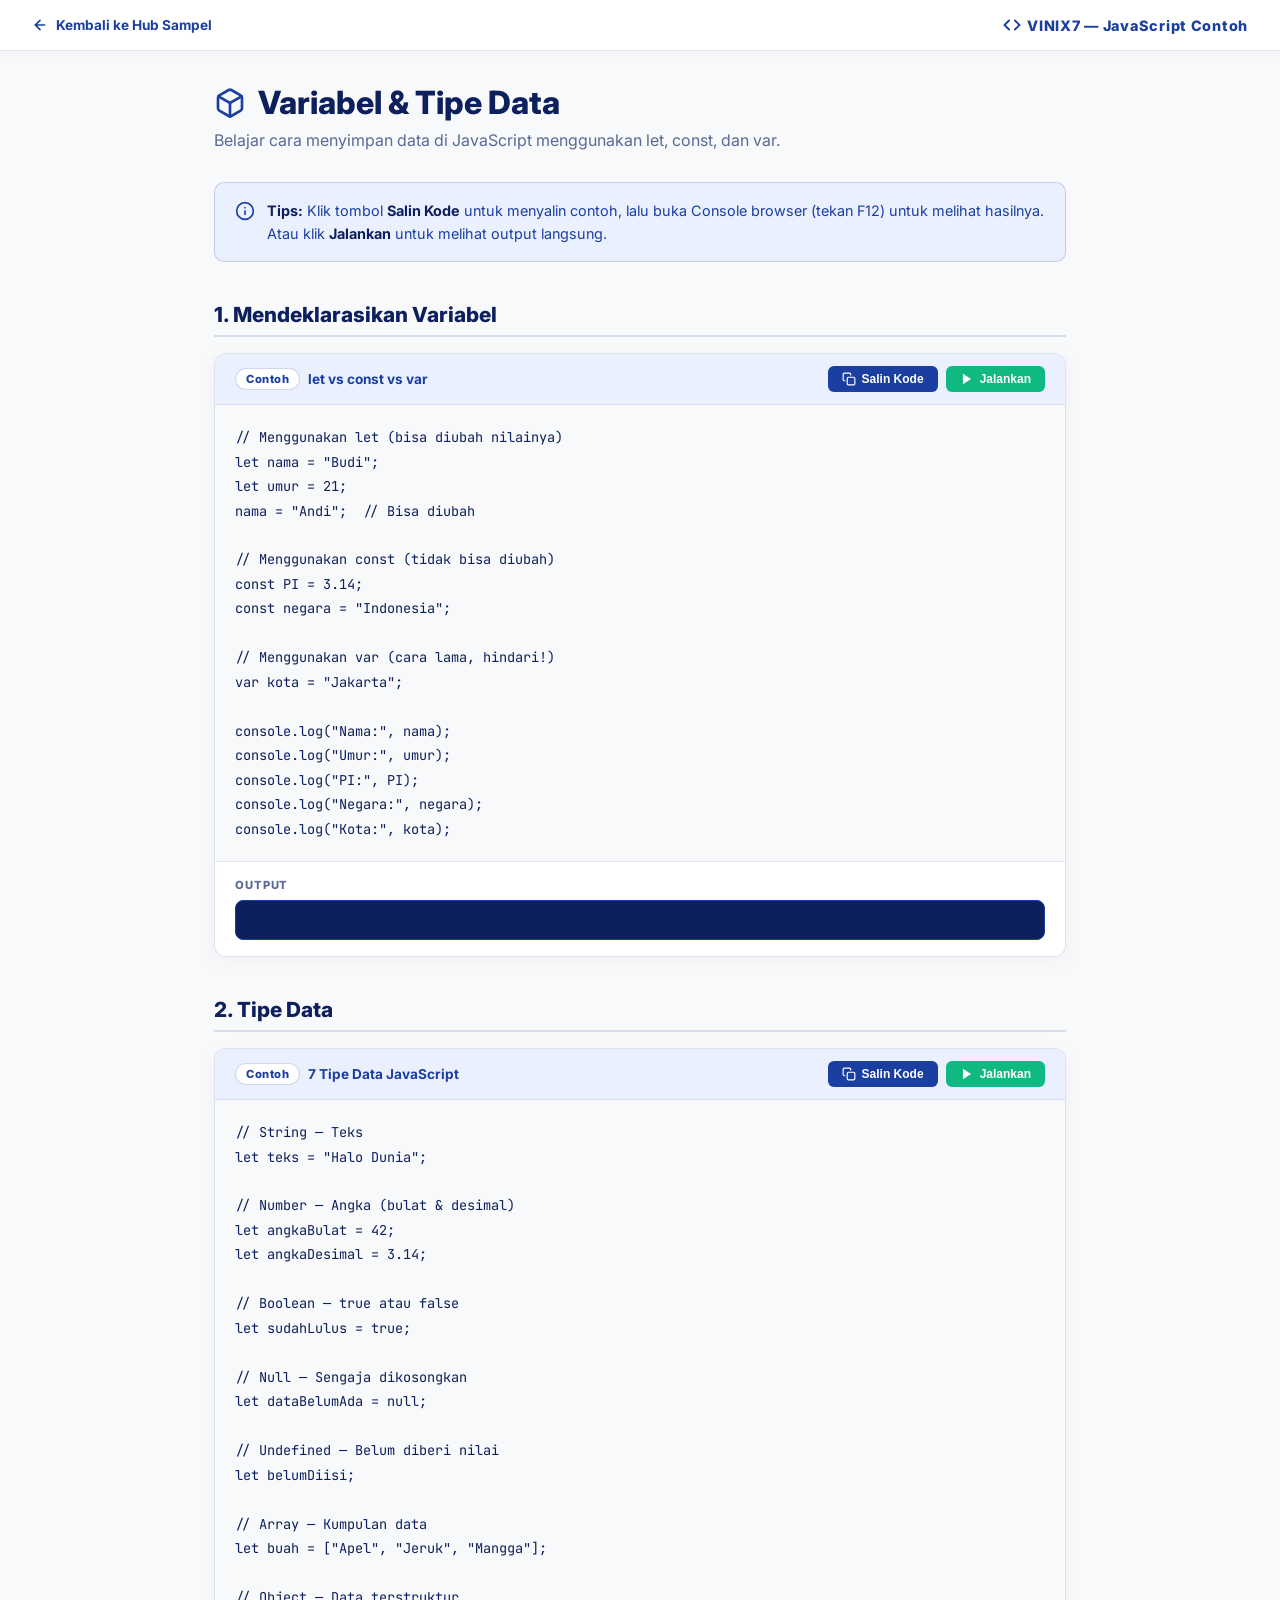
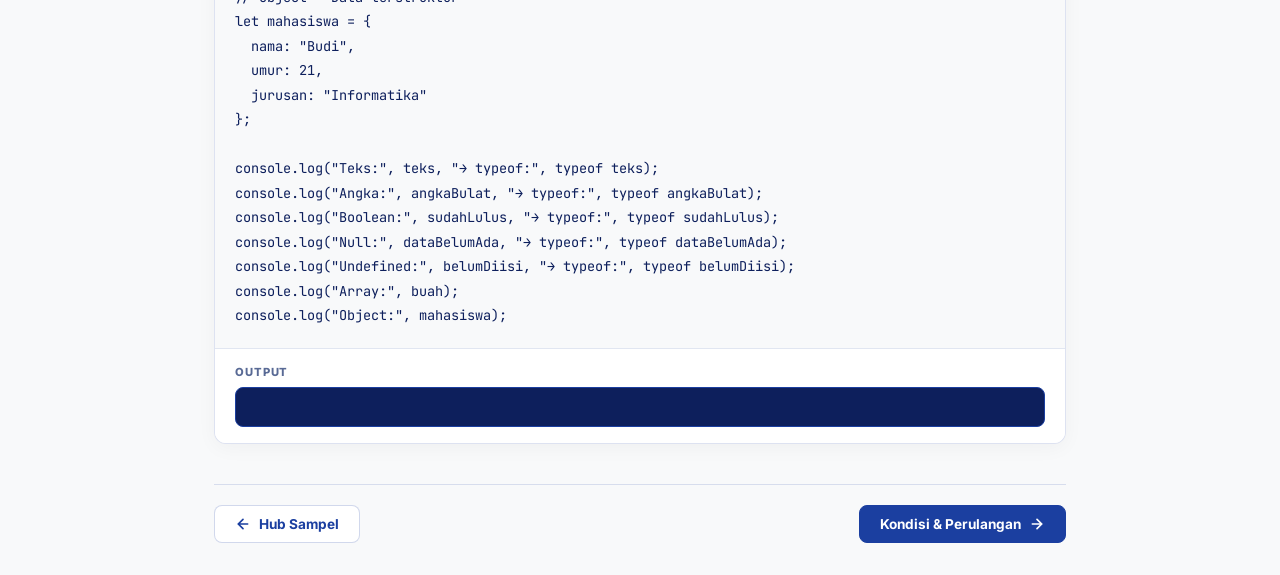
<file: materi/frontend-engineer/sampel/01-variabel-tipe-data.html>
<!DOCTYPE html>
<html lang="id">
<head>
  <meta charset="UTF-8">
  <meta name="viewport" content="width=device-width, initial-scale=1.0">
  <title>JS Contoh: Variabel & Tipe Data | VINIX7</title>
  <link href="https://fonts.googleapis.com/css2?family=Inter:wght@400;500;600;700;800&family=JetBrains+Mono:wght@400;500;700&display=swap" rel="stylesheet">
  <style>
    *{margin:0;padding:0;box-sizing:border-box}
    body{font-family:'Inter',sans-serif;background:#F8F9FA;color:#0D1F5C;min-height:100vh}
    .topbar{background:#FFFFFF;padding:16px 32px;display:flex;align-items:center;justify-content:space-between;border-bottom:1px solid rgba(27,63,160,0.12);box-shadow:0 2px 10px rgba(0,0,0,0.03)}
    .topbar a{color:#1B3FA0;text-decoration:none;font-weight:700;font-size:.85rem;display:flex;align-items:center;gap:8px;transition:.2s}
    .topbar a:hover{color:#2856CC}
    .topbar-title{color:#1B3FA0;font-weight:800;font-size:.9rem;letter-spacing:.05em;display:flex;align-items:center;gap:6px}
    .container{max-width:900px;margin:0 auto;padding:32px 24px}
    h1{font-size:2rem;font-weight:800;margin-bottom:8px;color:#0D1F5C;display:flex;align-items:center;gap:12px}
    .subtitle{color:#596A95;font-size:1rem;margin-bottom:32px}
    .example-block{background:#FFFFFF;border:1px solid rgba(27,63,160,0.15);border-radius:12px;margin-bottom:24px;overflow:hidden;box-shadow:0 4px 20px rgba(0,0,0,0.04)}
    .example-header{background:#EBF0FF;padding:12px 20px;display:flex;align-items:center;justify-content:space-between;border-bottom:1px solid rgba(27,63,160,0.1)}
    .example-title{font-weight:700;font-size:.85rem;color:#1B3FA0;display:flex;align-items:center;gap:8px}
    .example-badge{background:#FFFFFF;color:#1B3FA0;padding:3px 10px;border-radius:99px;font-size:.7rem;font-weight:800;letter-spacing:.05em;border:1px solid rgba(27,63,160,0.2)}
    .btn-copy{background:#1B3FA0;color:#fff;border:none;border-radius:6px;padding:6px 14px;font-weight:700;font-size:.75rem;cursor:pointer;transition:.2s;display:flex;align-items:center;gap:6px}
    .btn-copy:hover{background:#2856CC;transform:translateY(-1px)}
    .btn-copy.copied{background:#10b981}
    .code-area{padding:20px;font-family:'JetBrains Mono',monospace;font-size:.85rem;line-height:1.8;white-space:pre-wrap;word-break:break-all;color:#0D1F5C;background:#F8F9FA;overflow-x:auto;user-select:all;border-bottom:1px solid rgba(27,63,160,0.1)}
    .output-section{padding:16px 20px;background:#FFFFFF}
    .output-label{font-size:.7rem;font-weight:800;color:#596A95;letter-spacing:.08em;text-transform:uppercase;margin-bottom:8px}
    .output-box{background:#0D1F5C;border:1px solid #1B3FA0;border-radius:8px;padding:14px 18px;font-family:'JetBrains Mono',monospace;font-size:.85rem;color:#86efac;min-height:40px;white-space:pre-wrap}
    .note{background:#EBF0FF;border:1px solid rgba(27,63,160,0.2);border-radius:10px;padding:16px 20px;margin-bottom:24px;font-size:.9rem;color:#1B3FA0;line-height:1.6;display:flex;align-items:flex-start;gap:12px}
    .note strong{color:#0D1F5C}
    .section-title{font-size:1.3rem;font-weight:800;color:#0D1F5C;margin:40px 0 16px;padding-bottom:8px;border-bottom:2px solid rgba(27,63,160,0.15)}
    .btn-run{background:#10b981;color:#fff;border:none;border-radius:6px;padding:6px 14px;font-weight:700;font-size:.75rem;cursor:pointer;transition:.2s;display:flex;align-items:center;gap:6px}
    .btn-run:hover{background:#059669;transform:translateY(-1px)}
    .nav-bottom{display:flex;justify-content:space-between;margin-top:40px;padding-top:20px;border-top:1px solid rgba(27,63,160,0.15)}
    .nav-btn{background:#FFFFFF;color:#1B3FA0;border:1px solid rgba(27,63,160,0.2);border-radius:8px;padding:10px 20px;font-weight:700;font-size:.85rem;cursor:pointer;text-decoration:none;transition:.2s;display:flex;align-items:center;gap:8px}
    .nav-btn:hover{background:#EBF0FF;color:#0D1F5C}
    .nav-btn.primary{background:#1B3FA0;color:#fff;border-color:#1B3FA0}
    .nav-btn.primary:hover{background:#2856CC}
  </style>
</head>
<body>
  <div class="topbar">
    <a href="index.html">
      <svg width="16" height="16" viewBox="0 0 24 24" fill="none" stroke="currentColor" stroke-width="2.5" stroke-linecap="round"><path d="M19 12H5M12 19l-7-7 7-7"/></svg>
      Kembali ke Hub Sampel
    </a>
    <div class="topbar-title">
      <svg width="18" height="18" viewBox="0 0 24 24" fill="none" stroke="currentColor" stroke-width="2.5" stroke-linecap="round"><path d="M16 18l6-6-6-6M8 6l-6 6 6 6"/></svg>
      VINIX7 — JavaScript Contoh
    </div>
  </div>

  <div class="container">
    <h1>
      <svg width="32" height="32" viewBox="0 0 24 24" fill="none" stroke="#1B3FA0" stroke-width="2" stroke-linecap="round"><path d="M21 16V8a2 2 0 0 0-1-1.73l-7-4a2 2 0 0 0-2 0l-7 4A2 2 0 0 0 3 8v8a2 2 0 0 0 1 1.73l7 4a2 2 0 0 0 2 0l7-4A2 2 0 0 0 21 16z"/><polyline points="3.27 6.96 12 12.01 20.73 6.96"/><line x1="12" y1="22.08" x2="12" y2="12"/></svg>
      Variabel & Tipe Data
    </h1>
    <p class="subtitle">Belajar cara menyimpan data di JavaScript menggunakan let, const, dan var.</p>

    <div class="note">
      <svg width="20" height="20" viewBox="0 0 24 24" fill="none" stroke="currentColor" stroke-width="2" stroke-linecap="round" style="flex-shrink:0;margin-top:2px;"><circle cx="12" cy="12" r="10"/><line x1="12" y1="16" x2="12" y2="12"/><line x1="12" y1="8" x2="12.01" y2="8"/></svg>
      <div><strong>Tips:</strong> Klik tombol <strong>Salin Kode</strong> untuk menyalin contoh, lalu buka Console browser (tekan F12) untuk melihat hasilnya. Atau klik <strong>Jalankan</strong> untuk melihat output langsung.</div>
    </div>

    <!-- ═══ Contoh 1 ═══ -->
    <h2 class="section-title">1. Mendeklarasikan Variabel</h2>
    <div class="example-block">
      <div class="example-header">
        <div class="example-title"><span class="example-badge">Contoh</span> let vs const vs var</div>
        <div style="display:flex;gap:8px;">
          <button class="btn-copy" onclick="copyCode(this)">
            <svg width="14" height="14" viewBox="0 0 24 24" fill="none" stroke="currentColor" stroke-width="2" stroke-linecap="round"><rect x="9" y="9" width="13" height="13" rx="2" ry="2"/><path d="M5 15H4a2 2 0 0 1-2-2V4a2 2 0 0 1 2-2h9a2 2 0 0 1 2 2v1"/></svg>
            Salin Kode
          </button>
          <button class="btn-run" onclick="runCode(this)">
            <svg width="14" height="14" viewBox="0 0 24 24" fill="currentColor"><polygon points="5 3 19 12 5 21 5 3"/></svg>
            Jalankan
          </button>
        </div>
      </div>
      <div class="code-area">// Menggunakan let (bisa diubah nilainya)
let nama = "Budi";
let umur = 21;
nama = "Andi";  // Bisa diubah

// Menggunakan const (tidak bisa diubah)
const PI = 3.14;
const negara = "Indonesia";

// Menggunakan var (cara lama, hindari!)
var kota = "Jakarta";

console.log("Nama:", nama);
console.log("Umur:", umur);
console.log("PI:", PI);
console.log("Negara:", negara);
console.log("Kota:", kota);</div>
      <div class="output-section">
        <div class="output-label">Output</div>
        <div class="output-box"></div>
      </div>
    </div>

    <!-- ═══ Contoh 2 ═══ -->
    <h2 class="section-title">2. Tipe Data</h2>
    <div class="example-block">
      <div class="example-header">
        <div class="example-title"><span class="example-badge">Contoh</span> 7 Tipe Data JavaScript</div>
        <div style="display:flex;gap:8px;">
          <button class="btn-copy" onclick="copyCode(this)">
            <svg width="14" height="14" viewBox="0 0 24 24" fill="none" stroke="currentColor" stroke-width="2" stroke-linecap="round"><rect x="9" y="9" width="13" height="13" rx="2" ry="2"/><path d="M5 15H4a2 2 0 0 1-2-2V4a2 2 0 0 1 2-2h9a2 2 0 0 1 2 2v1"/></svg>
            Salin Kode
          </button>
          <button class="btn-run" onclick="runCode(this)">
            <svg width="14" height="14" viewBox="0 0 24 24" fill="currentColor"><polygon points="5 3 19 12 5 21 5 3"/></svg>
            Jalankan
          </button>
        </div>
      </div>
      <div class="code-area">// String — Teks
let teks = "Halo Dunia";

// Number — Angka (bulat & desimal)
let angkaBulat = 42;
let angkaDesimal = 3.14;

// Boolean — true atau false
let sudahLulus = true;

// Null — Sengaja dikosongkan
let dataBelumAda = null;

// Undefined — Belum diberi nilai
let belumDiisi;

// Array — Kumpulan data
let buah = ["Apel", "Jeruk", "Mangga"];

// Object — Data terstruktur
let mahasiswa = {
  nama: "Budi",
  umur: 21,
  jurusan: "Informatika"
};

console.log("Teks:", teks, "→ typeof:", typeof teks);
console.log("Angka:", angkaBulat, "→ typeof:", typeof angkaBulat);
console.log("Boolean:", sudahLulus, "→ typeof:", typeof sudahLulus);
console.log("Null:", dataBelumAda, "→ typeof:", typeof dataBelumAda);
console.log("Undefined:", belumDiisi, "→ typeof:", typeof belumDiisi);
console.log("Array:", buah);
console.log("Object:", mahasiswa);</div>
      <div class="output-section">
        <div class="output-label">Output</div>
        <div class="output-box"></div>
      </div>
    </div>

    <div class="nav-bottom">
      <a href="index.html" class="nav-btn">
        <svg width="16" height="16" viewBox="0 0 24 24" fill="none" stroke="currentColor" stroke-width="2.5" stroke-linecap="round"><path d="M19 12H5M12 19l-7-7 7-7"/></svg>
        Hub Sampel
      </a>
      <a href="02-kondisi-perulangan.html" class="nav-btn primary">
        Kondisi & Perulangan
        <svg width="16" height="16" viewBox="0 0 24 24" fill="none" stroke="currentColor" stroke-width="2.5" stroke-linecap="round"><path d="M5 12h14M12 5l7 7-7 7"/></svg>
      </a>
    </div>
  </div>

  <script>
    function copyCode(btn) {
      const block = btn.closest('.example-block');
      const code = block.querySelector('.code-area').textContent;
      navigator.clipboard.writeText(code).then(() => {
        btn.classList.add('copied');
        btn.innerHTML = '<svg width="14" height="14" viewBox="0 0 24 24" fill="none" stroke="currentColor" stroke-width="2.5" stroke-linecap="round"><polyline points="20 6 9 17 4 12"/></svg> Tersalin!';
        setTimeout(() => { 
          btn.classList.remove('copied'); 
          btn.innerHTML = '<svg width="14" height="14" viewBox="0 0 24 24" fill="none" stroke="currentColor" stroke-width="2" stroke-linecap="round"><rect x="9" y="9" width="13" height="13" rx="2" ry="2"/><path d="M5 15H4a2 2 0 0 1-2-2V4a2 2 0 0 1 2-2h9a2 2 0 0 1 2 2v1"/></svg> Salin Kode'; 
        }, 2000);
      });
    }
    function runCode(btn) {
      const block = btn.closest('.example-block');
      const code = block.querySelector('.code-area').textContent;
      const outputBox = block.querySelector('.output-box');
      const logs = [];
      const origLog = console.log;
      console.log = (...args) => {
        logs.push(args.map(a => {
          if (typeof a === 'object' && a !== null) return JSON.stringify(a, null, 2);
          return String(a);
        }).join(' '));
      };
      try { eval(code); } catch (e) { logs.push('Error: ' + e.message); }
      console.log = origLog;
      outputBox.textContent = logs.join('\n');
    }
  </script>
</body>
</html>
</file>
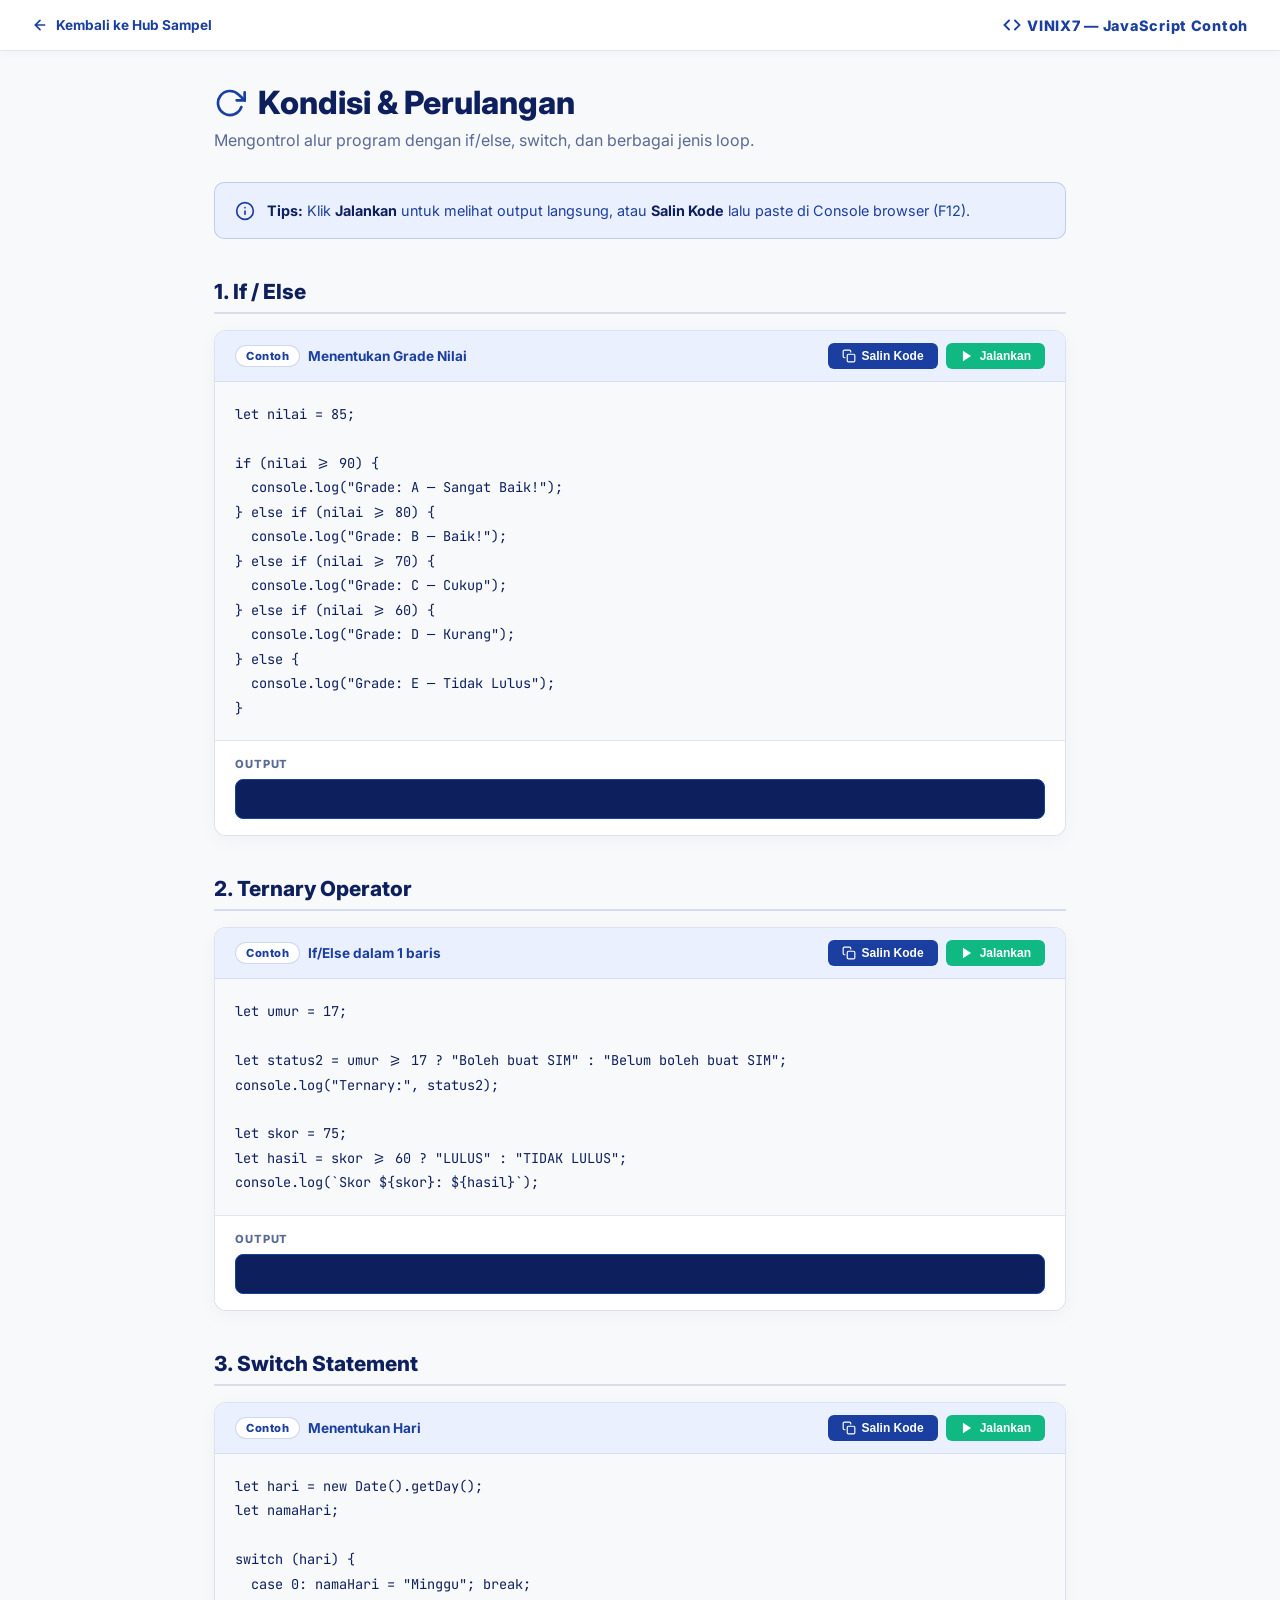
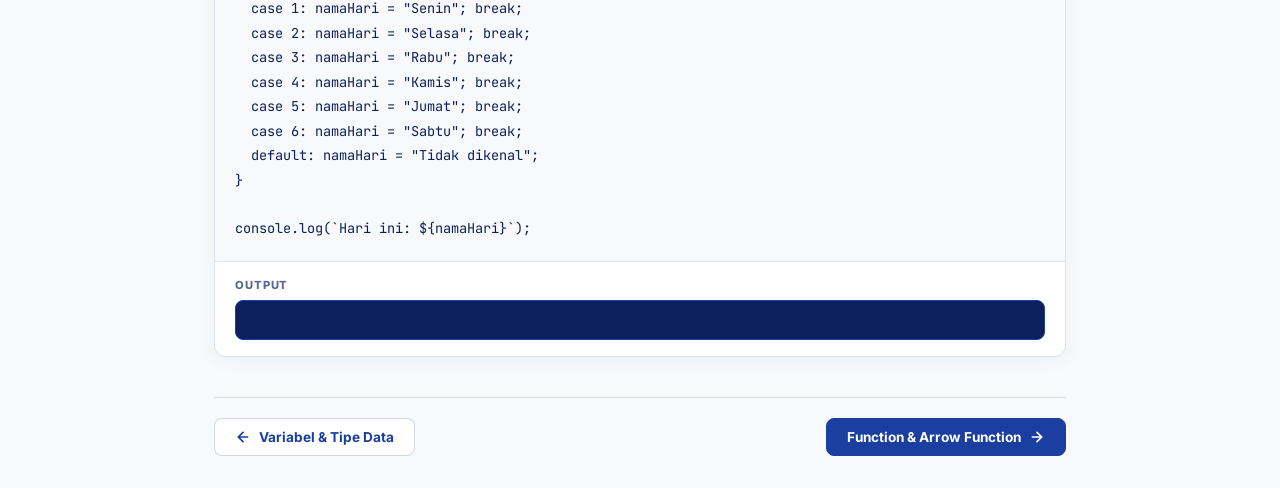
<file: materi/frontend-engineer/sampel/02-kondisi-perulangan.html>
<!DOCTYPE html>
<html lang="id">
<head>
  <meta charset="UTF-8">
  <meta name="viewport" content="width=device-width, initial-scale=1.0">
  <title>JS Contoh: Kondisi & Perulangan | VINIX7</title>
  <link href="https://fonts.googleapis.com/css2?family=Inter:wght@400;500;600;700;800&family=JetBrains+Mono:wght@400;500;700&display=swap" rel="stylesheet">
  <style>
    *{margin:0;padding:0;box-sizing:border-box}
    body{font-family:'Inter',sans-serif;background:#F8F9FA;color:#0D1F5C;min-height:100vh}
    .topbar{background:#FFFFFF;padding:16px 32px;display:flex;align-items:center;justify-content:space-between;border-bottom:1px solid rgba(27,63,160,0.12);box-shadow:0 2px 10px rgba(0,0,0,0.03)}
    .topbar a{color:#1B3FA0;text-decoration:none;font-weight:700;font-size:.85rem;display:flex;align-items:center;gap:8px;transition:.2s}
    .topbar a:hover{color:#2856CC}
    .topbar-title{color:#1B3FA0;font-weight:800;font-size:.9rem;letter-spacing:.05em;display:flex;align-items:center;gap:6px}
    .container{max-width:900px;margin:0 auto;padding:32px 24px}
    h1{font-size:2rem;font-weight:800;margin-bottom:8px;color:#0D1F5C;display:flex;align-items:center;gap:12px}
    .subtitle{color:#596A95;font-size:1rem;margin-bottom:32px}
    .example-block{background:#FFFFFF;border:1px solid rgba(27,63,160,0.15);border-radius:12px;margin-bottom:24px;overflow:hidden;box-shadow:0 4px 20px rgba(0,0,0,0.04)}
    .example-header{background:#EBF0FF;padding:12px 20px;display:flex;align-items:center;justify-content:space-between;border-bottom:1px solid rgba(27,63,160,0.1)}
    .example-title{font-weight:700;font-size:.85rem;color:#1B3FA0;display:flex;align-items:center;gap:8px}
    .example-badge{background:#FFFFFF;color:#1B3FA0;padding:3px 10px;border-radius:99px;font-size:.7rem;font-weight:800;letter-spacing:.05em;border:1px solid rgba(27,63,160,0.2)}
    .btn-copy{background:#1B3FA0;color:#fff;border:none;border-radius:6px;padding:6px 14px;font-weight:700;font-size:.75rem;cursor:pointer;transition:.2s;display:flex;align-items:center;gap:6px}
    .btn-copy:hover{background:#2856CC;transform:translateY(-1px)}
    .btn-copy.copied{background:#10b981}
    .code-area{padding:20px;font-family:'JetBrains Mono',monospace;font-size:.85rem;line-height:1.8;white-space:pre-wrap;word-break:break-all;color:#0D1F5C;background:#F8F9FA;overflow-x:auto;user-select:all;border-bottom:1px solid rgba(27,63,160,0.1)}
    .output-section{padding:16px 20px;background:#FFFFFF}
    .output-label{font-size:.7rem;font-weight:800;color:#596A95;letter-spacing:.08em;text-transform:uppercase;margin-bottom:8px}
    .output-box{background:#0D1F5C;border:1px solid #1B3FA0;border-radius:8px;padding:14px 18px;font-family:'JetBrains Mono',monospace;font-size:.85rem;color:#86efac;min-height:40px;white-space:pre-wrap}
    .note{background:#EBF0FF;border:1px solid rgba(27,63,160,0.2);border-radius:10px;padding:16px 20px;margin-bottom:24px;font-size:.9rem;color:#1B3FA0;line-height:1.6;display:flex;align-items:flex-start;gap:12px}
    .note strong{color:#0D1F5C}
    .section-title{font-size:1.3rem;font-weight:800;color:#0D1F5C;margin:40px 0 16px;padding-bottom:8px;border-bottom:2px solid rgba(27,63,160,0.15)}
    .btn-run{background:#10b981;color:#fff;border:none;border-radius:6px;padding:6px 14px;font-weight:700;font-size:.75rem;cursor:pointer;transition:.2s;display:flex;align-items:center;gap:6px}
    .btn-run:hover{background:#059669;transform:translateY(-1px)}
    .nav-bottom{display:flex;justify-content:space-between;margin-top:40px;padding-top:20px;border-top:1px solid rgba(27,63,160,0.15)}
    .nav-btn{background:#FFFFFF;color:#1B3FA0;border:1px solid rgba(27,63,160,0.2);border-radius:8px;padding:10px 20px;font-weight:700;font-size:.85rem;cursor:pointer;text-decoration:none;transition:.2s;display:flex;align-items:center;gap:8px}
    .nav-btn:hover{background:#EBF0FF;color:#0D1F5C}
    .nav-btn.primary{background:#1B3FA0;color:#fff;border-color:#1B3FA0}
    .nav-btn.primary:hover{background:#2856CC}
  </style>
</head>
<body>
  <div class="topbar">
    <a href="index.html">
      <svg width="16" height="16" viewBox="0 0 24 24" fill="none" stroke="currentColor" stroke-width="2.5" stroke-linecap="round"><path d="M19 12H5M12 19l-7-7 7-7"/></svg>
      Kembali ke Hub Sampel
    </a>
    <div class="topbar-title">
      <svg width="18" height="18" viewBox="0 0 24 24" fill="none" stroke="currentColor" stroke-width="2.5" stroke-linecap="round"><path d="M16 18l6-6-6-6M8 6l-6 6 6 6"/></svg>
      VINIX7 — JavaScript Contoh
    </div>
  </div>

  <div class="container">
    <h1>
      <svg width="32" height="32" viewBox="0 0 24 24" fill="none" stroke="#1B3FA0" stroke-width="2" stroke-linecap="round"><polyline points="23 4 23 10 17 10"/><path d="M20.49 15a9 9 0 1 1-2.12-9.36L23 10"/></svg>
      Kondisi & Perulangan
    </h1>
    <p class="subtitle">Mengontrol alur program dengan if/else, switch, dan berbagai jenis loop.</p>

    <div class="note">
      <svg width="20" height="20" viewBox="0 0 24 24" fill="none" stroke="currentColor" stroke-width="2" stroke-linecap="round" style="flex-shrink:0;margin-top:2px;"><circle cx="12" cy="12" r="10"/><line x1="12" y1="16" x2="12" y2="12"/><line x1="12" y1="8" x2="12.01" y2="8"/></svg>
      <div><strong>Tips:</strong> Klik <strong>Jalankan</strong> untuk melihat output langsung, atau <strong>Salin Kode</strong> lalu paste di Console browser (F12).</div>
    </div>

    <!-- ═══ Contoh 1: If/Else ═══ -->
    <h2 class="section-title">1. If / Else</h2>
    <div class="example-block">
      <div class="example-header">
        <div class="example-title"><span class="example-badge">Contoh</span> Menentukan Grade Nilai</div>
        <div style="display:flex;gap:8px;">
          <button class="btn-copy" onclick="copyCode(this)">
            <svg width="14" height="14" viewBox="0 0 24 24" fill="none" stroke="currentColor" stroke-width="2" stroke-linecap="round"><rect x="9" y="9" width="13" height="13" rx="2" ry="2"/><path d="M5 15H4a2 2 0 0 1-2-2V4a2 2 0 0 1 2-2h9a2 2 0 0 1 2 2v1"/></svg>
            Salin Kode
          </button>
          <button class="btn-run" onclick="runCode(this)">
            <svg width="14" height="14" viewBox="0 0 24 24" fill="currentColor"><polygon points="5 3 19 12 5 21 5 3"/></svg>
            Jalankan
          </button>
        </div>
      </div>
      <div class="code-area">let nilai = 85;

if (nilai >= 90) {
  console.log("Grade: A — Sangat Baik!");
} else if (nilai >= 80) {
  console.log("Grade: B — Baik!");
} else if (nilai >= 70) {
  console.log("Grade: C — Cukup");
} else if (nilai >= 60) {
  console.log("Grade: D — Kurang");
} else {
  console.log("Grade: E — Tidak Lulus");
}</div>
      <div class="output-section">
        <div class="output-label">Output</div>
        <div class="output-box"></div>
      </div>
    </div>

    <!-- ═══ Contoh 2: Ternary ═══ -->
    <h2 class="section-title">2. Ternary Operator</h2>
    <div class="example-block">
      <div class="example-header">
        <div class="example-title"><span class="example-badge">Contoh</span> If/Else dalam 1 baris</div>
        <div style="display:flex;gap:8px;">
          <button class="btn-copy" onclick="copyCode(this)">
            <svg width="14" height="14" viewBox="0 0 24 24" fill="none" stroke="currentColor" stroke-width="2" stroke-linecap="round"><rect x="9" y="9" width="13" height="13" rx="2" ry="2"/><path d="M5 15H4a2 2 0 0 1-2-2V4a2 2 0 0 1 2-2h9a2 2 0 0 1 2 2v1"/></svg>
            Salin Kode
          </button>
          <button class="btn-run" onclick="runCode(this)">
            <svg width="14" height="14" viewBox="0 0 24 24" fill="currentColor"><polygon points="5 3 19 12 5 21 5 3"/></svg>
            Jalankan
          </button>
        </div>
      </div>
      <div class="code-area">let umur = 17;

let status2 = umur >= 17 ? "Boleh buat SIM" : "Belum boleh buat SIM";
console.log("Ternary:", status2);

let skor = 75;
let hasil = skor >= 60 ? "LULUS" : "TIDAK LULUS";
console.log(`Skor ${skor}: ${hasil}`);</div>
      <div class="output-section">
        <div class="output-label">Output</div>
        <div class="output-box"></div>
      </div>
    </div>

    <!-- ═══ Contoh 3: Switch ═══ -->
    <h2 class="section-title">3. Switch Statement</h2>
    <div class="example-block">
      <div class="example-header">
        <div class="example-title"><span class="example-badge">Contoh</span> Menentukan Hari</div>
        <div style="display:flex;gap:8px;">
          <button class="btn-copy" onclick="copyCode(this)">
            <svg width="14" height="14" viewBox="0 0 24 24" fill="none" stroke="currentColor" stroke-width="2" stroke-linecap="round"><rect x="9" y="9" width="13" height="13" rx="2" ry="2"/><path d="M5 15H4a2 2 0 0 1-2-2V4a2 2 0 0 1 2-2h9a2 2 0 0 1 2 2v1"/></svg>
            Salin Kode
          </button>
          <button class="btn-run" onclick="runCode(this)">
            <svg width="14" height="14" viewBox="0 0 24 24" fill="currentColor"><polygon points="5 3 19 12 5 21 5 3"/></svg>
            Jalankan
          </button>
        </div>
      </div>
      <div class="code-area">let hari = new Date().getDay();
let namaHari;

switch (hari) {
  case 0: namaHari = "Minggu"; break;
  case 1: namaHari = "Senin"; break;
  case 2: namaHari = "Selasa"; break;
  case 3: namaHari = "Rabu"; break;
  case 4: namaHari = "Kamis"; break;
  case 5: namaHari = "Jumat"; break;
  case 6: namaHari = "Sabtu"; break;
  default: namaHari = "Tidak dikenal";
}

console.log(`Hari ini: ${namaHari}`);</div>
      <div class="output-section">
        <div class="output-label">Output</div>
        <div class="output-box"></div>
      </div>
    </div>

    <div class="nav-bottom">
      <a href="01-variabel-tipe-data.html" class="nav-btn">
        <svg width="16" height="16" viewBox="0 0 24 24" fill="none" stroke="currentColor" stroke-width="2.5" stroke-linecap="round"><path d="M19 12H5M12 19l-7-7 7-7"/></svg>
        Variabel & Tipe Data
      </a>
      <a href="03-function.html" class="nav-btn primary">
        Function & Arrow Function
        <svg width="16" height="16" viewBox="0 0 24 24" fill="none" stroke="currentColor" stroke-width="2.5" stroke-linecap="round"><path d="M5 12h14M12 5l7 7-7 7"/></svg>
      </a>
    </div>
  </div>

  <script>
    function copyCode(btn) {
      const block = btn.closest('.example-block');
      const code = block.querySelector('.code-area').textContent;
      navigator.clipboard.writeText(code).then(() => {
        btn.classList.add('copied');
        btn.innerHTML = '<svg width="14" height="14" viewBox="0 0 24 24" fill="none" stroke="currentColor" stroke-width="2.5" stroke-linecap="round"><polyline points="20 6 9 17 4 12"/></svg> Tersalin!';
        setTimeout(() => { 
          btn.classList.remove('copied'); 
          btn.innerHTML = '<svg width="14" height="14" viewBox="0 0 24 24" fill="none" stroke="currentColor" stroke-width="2" stroke-linecap="round"><rect x="9" y="9" width="13" height="13" rx="2" ry="2"/><path d="M5 15H4a2 2 0 0 1-2-2V4a2 2 0 0 1 2-2h9a2 2 0 0 1 2 2v1"/></svg> Salin Kode'; 
        }, 2000);
      });
    }
    function runCode(btn) {
      const block = btn.closest('.example-block');
      const code = block.querySelector('.code-area').textContent;
      const outputBox = block.querySelector('.output-box');
      const logs = [];
      const origLog = console.log;
      console.log = (...args) => {
        logs.push(args.map(a => {
          if (typeof a === 'object' && a !== null) return JSON.stringify(a, null, 2);
          return String(a);
        }).join(' '));
      };
      try { eval(code); } catch (e) { logs.push('Error: ' + e.message); }
      console.log = origLog;
      outputBox.textContent = logs.join('\n');
    }
  </script>
</body>
</html>
</file>
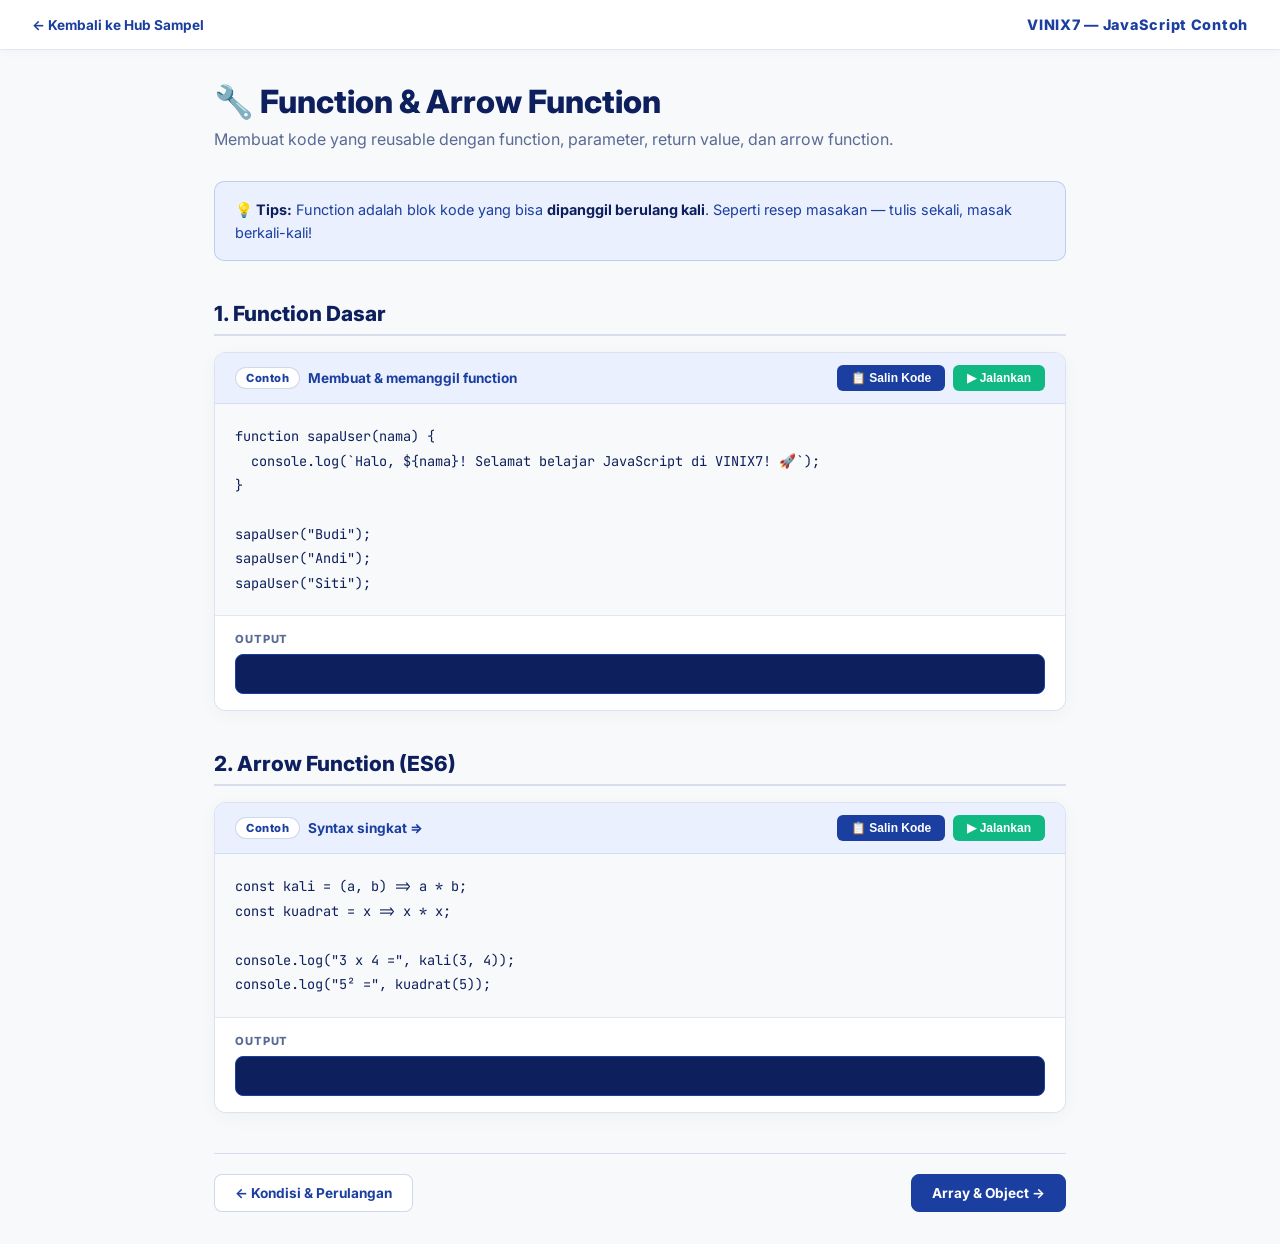
<file: materi/frontend-engineer/sampel/03-function.html>
<!DOCTYPE html>
<html lang="id">
<head>
  <meta charset="UTF-8">
  <meta name="viewport" content="width=device-width, initial-scale=1.0">
  <title>JS Contoh: Function & Arrow Function | VINIX7</title>
  <link href="https://fonts.googleapis.com/css2?family=Inter:wght@400;500;600;700;800&family=JetBrains+Mono:wght@400;500;700&display=swap" rel="stylesheet">
  <style>
    *{margin:0;padding:0;box-sizing:border-box}
    body{font-family:'Inter',sans-serif;background:#F8F9FA;color:#0D1F5C;min-height:100vh}
    .topbar{background:#FFFFFF;padding:16px 32px;display:flex;align-items:center;justify-content:space-between;border-bottom:1px solid rgba(27,63,160,0.12);box-shadow:0 2px 10px rgba(0,0,0,0.03)}
    .topbar a{color:#1B3FA0;text-decoration:none;font-weight:700;font-size:.85rem;display:flex;align-items:center;gap:8px;transition:.2s}
    .topbar a:hover{color:#2856CC}
    .topbar-title{color:#1B3FA0;font-weight:800;font-size:.9rem;letter-spacing:.05em}
    .container{max-width:900px;margin:0 auto;padding:32px 24px}
    h1{font-size:2rem;font-weight:800;margin-bottom:8px;color:#0D1F5C}
    .subtitle{color:#596A95;font-size:1rem;margin-bottom:32px}
    .example-block{background:#FFFFFF;border:1px solid rgba(27,63,160,0.15);border-radius:12px;margin-bottom:24px;overflow:hidden;box-shadow:0 4px 20px rgba(0,0,0,0.04)}
    .example-header{background:#EBF0FF;padding:12px 20px;display:flex;align-items:center;justify-content:space-between;border-bottom:1px solid rgba(27,63,160,0.1)}
    .example-title{font-weight:700;font-size:.85rem;color:#1B3FA0;display:flex;align-items:center;gap:8px}
    .example-badge{background:#FFFFFF;color:#1B3FA0;padding:3px 10px;border-radius:99px;font-size:.7rem;font-weight:800;letter-spacing:.05em;border:1px solid rgba(27,63,160,0.2)}
    .btn-copy{background:#1B3FA0;color:#fff;border:none;border-radius:6px;padding:6px 14px;font-weight:700;font-size:.75rem;cursor:pointer;transition:.2s;display:flex;align-items:center;gap:6px}
    .btn-copy:hover{background:#2856CC;transform:translateY(-1px)}
    .btn-copy.copied{background:#10b981}
    .code-area{padding:20px;font-family:'JetBrains Mono',monospace;font-size:.85rem;line-height:1.8;white-space:pre-wrap;word-break:break-all;color:#0D1F5C;background:#F8F9FA;overflow-x:auto;user-select:all;border-bottom:1px solid rgba(27,63,160,0.1)}
    .output-section{padding:16px 20px;background:#FFFFFF}
    .output-label{font-size:.7rem;font-weight:800;color:#596A95;letter-spacing:.08em;text-transform:uppercase;margin-bottom:8px}
    .output-box{background:#0D1F5C;border:1px solid #1B3FA0;border-radius:8px;padding:14px 18px;font-family:'JetBrains Mono',monospace;font-size:.85rem;color:#86efac;min-height:40px;white-space:pre-wrap}
    .note{background:#EBF0FF;border:1px solid rgba(27,63,160,0.2);border-radius:10px;padding:16px 20px;margin-bottom:24px;font-size:.9rem;color:#1B3FA0;line-height:1.6}
    .note strong{color:#0D1F5C}
    .section-title{font-size:1.3rem;font-weight:800;color:#0D1F5C;margin:40px 0 16px;padding-bottom:8px;border-bottom:2px solid rgba(27,63,160,0.15)}
    .btn-run{background:#10b981;color:#fff;border:none;border-radius:6px;padding:6px 14px;font-weight:700;font-size:.75rem;cursor:pointer;transition:.2s;display:flex;align-items:center;gap:6px}
    .btn-run:hover{background:#059669;transform:translateY(-1px)}
    .nav-bottom{display:flex;justify-content:space-between;margin-top:40px;padding-top:20px;border-top:1px solid rgba(27,63,160,0.15)}
    .nav-btn{background:#FFFFFF;color:#1B3FA0;border:1px solid rgba(27,63,160,0.2);border-radius:8px;padding:10px 20px;font-weight:700;font-size:.85rem;cursor:pointer;text-decoration:none;transition:.2s;display:flex;align-items:center;gap:8px}
    .nav-btn:hover{background:#EBF0FF;color:#0D1F5C}
    .nav-btn.primary{background:#1B3FA0;color:#fff;border-color:#1B3FA0}
    .nav-btn.primary:hover{background:#2856CC}
  </style>
</head>
<body>
  <div class="topbar">
    <a href="index.html">← Kembali ke Hub Sampel</a>
    <div class="topbar-title">VINIX7 — JavaScript Contoh</div>
  </div>

  <div class="container">
    <h1>🔧 Function & Arrow Function</h1>
    <p class="subtitle">Membuat kode yang reusable dengan function, parameter, return value, dan arrow function.</p>

    <div class="note">
      <strong>💡 Tips:</strong> Function adalah blok kode yang bisa <strong>dipanggil berulang kali</strong>. Seperti resep masakan — tulis sekali, masak berkali-kali!
    </div>

    <!-- ═══ Contoh 1 ═══ -->
    <h2 class="section-title">1. Function Dasar</h2>
    <div class="example-block">
      <div class="example-header">
        <div class="example-title"><span class="example-badge">Contoh</span> Membuat & memanggil function</div>
        <div style="display:flex;gap:8px;">
          <button class="btn-copy" onclick="copyCode(this)">📋 Salin Kode</button>
          <button class="btn-run" onclick="runCode(this)">▶ Jalankan</button>
        </div>
      </div>
      <div class="code-area">function sapaUser(nama) {
  console.log(`Halo, ${nama}! Selamat belajar JavaScript di VINIX7! 🚀`);
}

sapaUser("Budi");
sapaUser("Andi");
sapaUser("Siti");</div>
      <div class="output-section">
        <div class="output-label">Output</div>
        <div class="output-box"></div>
      </div>
    </div>

    <!-- ═══ Contoh 2 ═══ -->
    <h2 class="section-title">2. Arrow Function (ES6)</h2>
    <div class="example-block">
      <div class="example-header">
        <div class="example-title"><span class="example-badge">Contoh</span> Syntax singkat =></div>
        <div style="display:flex;gap:8px;">
          <button class="btn-copy" onclick="copyCode(this)">📋 Salin Kode</button>
          <button class="btn-run" onclick="runCode(this)">▶ Jalankan</button>
        </div>
      </div>
      <div class="code-area">const kali = (a, b) => a * b;
const kuadrat = x => x * x;

console.log("3 x 4 =", kali(3, 4));
console.log("5² =", kuadrat(5));</div>
      <div class="output-section">
        <div class="output-label">Output</div>
        <div class="output-box"></div>
      </div>
    </div>

    <div class="nav-bottom">
      <a href="02-kondisi-perulangan.html" class="nav-btn">← Kondisi & Perulangan</a>
      <a href="04-array-object.html" class="nav-btn primary">Array & Object →</a>
    </div>
  </div>

  <script>
    function copyCode(btn) {
      const block = btn.closest('.example-block');
      const code = block.querySelector('.code-area').textContent;
      navigator.clipboard.writeText(code).then(() => {
        btn.classList.add('copied');
        btn.innerHTML = '✅ Tersalin!';
        setTimeout(() => { btn.classList.remove('copied'); btn.innerHTML = '📋 Salin Kode'; }, 2000);
      });
    }
    function runCode(btn) {
      const block = btn.closest('.example-block');
      const code = block.querySelector('.code-area').textContent;
      const outputBox = block.querySelector('.output-box');
      const logs = [];
      const origLog = console.log;
      console.log = (...args) => {
        logs.push(args.map(a => {
          if (typeof a === 'object' && a !== null) return JSON.stringify(a, null, 2);
          return String(a);
        }).join(' '));
      };
      try { eval(code); } catch (e) { logs.push('❌ Error: ' + e.message); }
      console.log = origLog;
      outputBox.textContent = logs.join('\n');
    }
  </script>
</body>
</html>
</file>
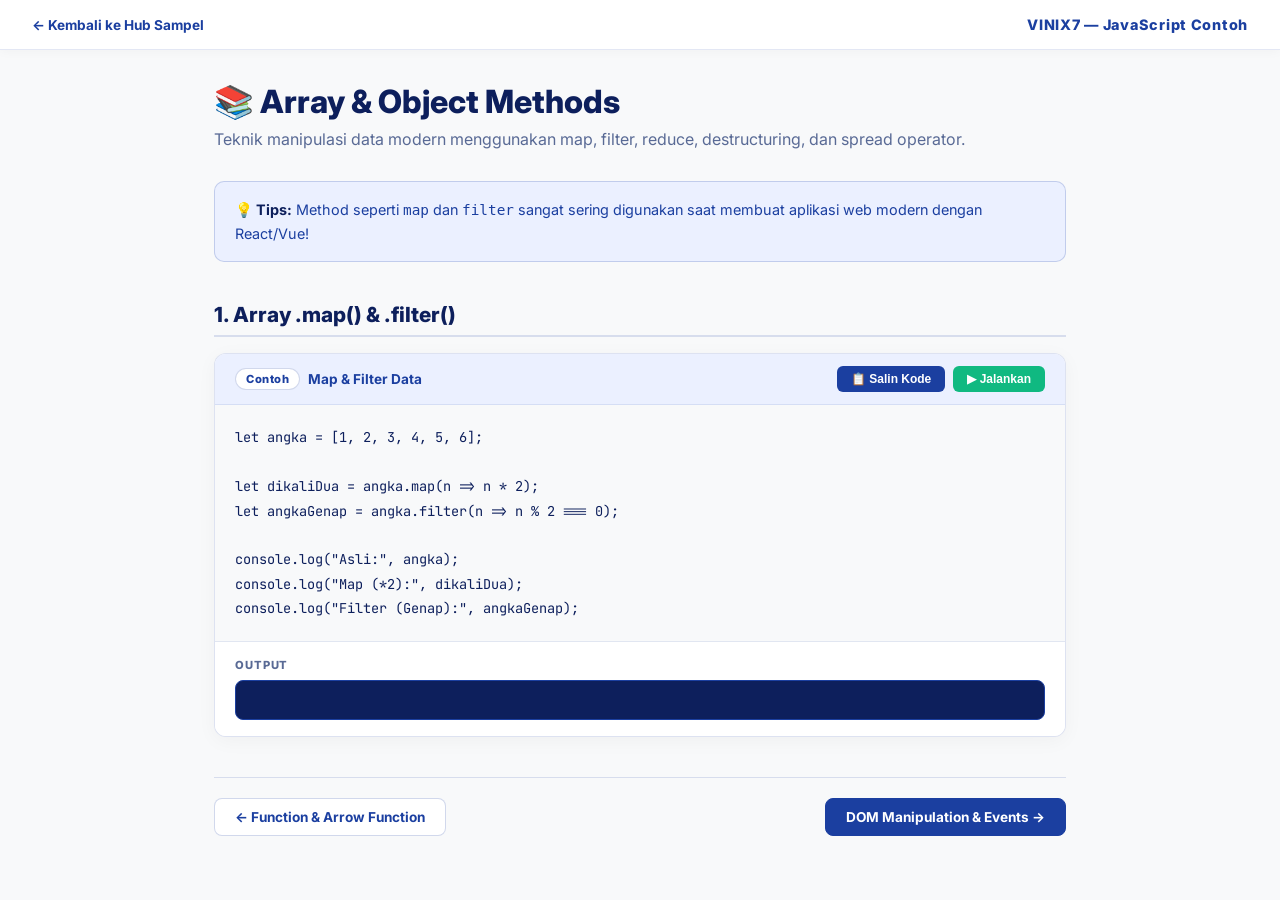
<file: materi/frontend-engineer/sampel/04-array-object.html>
<!DOCTYPE html>
<html lang="id">
<head>
  <meta charset="UTF-8">
  <meta name="viewport" content="width=device-width, initial-scale=1.0">
  <title>JS Contoh: Array & Object Methods | VINIX7</title>
  <link href="https://fonts.googleapis.com/css2?family=Inter:wght@400;500;600;700;800&family=JetBrains+Mono:wght@400;500;700&display=swap" rel="stylesheet">
  <style>
    *{margin:0;padding:0;box-sizing:border-box}
    body{font-family:'Inter',sans-serif;background:#F8F9FA;color:#0D1F5C;min-height:100vh}
    .topbar{background:#FFFFFF;padding:16px 32px;display:flex;align-items:center;justify-content:space-between;border-bottom:1px solid rgba(27,63,160,0.12);box-shadow:0 2px 10px rgba(0,0,0,0.03)}
    .topbar a{color:#1B3FA0;text-decoration:none;font-weight:700;font-size:.85rem;display:flex;align-items:center;gap:8px;transition:.2s}
    .topbar a:hover{color:#2856CC}
    .topbar-title{color:#1B3FA0;font-weight:800;font-size:.9rem;letter-spacing:.05em}
    .container{max-width:900px;margin:0 auto;padding:32px 24px}
    h1{font-size:2rem;font-weight:800;margin-bottom:8px;color:#0D1F5C}
    .subtitle{color:#596A95;font-size:1rem;margin-bottom:32px}
    .example-block{background:#FFFFFF;border:1px solid rgba(27,63,160,0.15);border-radius:12px;margin-bottom:24px;overflow:hidden;box-shadow:0 4px 20px rgba(0,0,0,0.04)}
    .example-header{background:#EBF0FF;padding:12px 20px;display:flex;align-items:center;justify-content:space-between;border-bottom:1px solid rgba(27,63,160,0.1)}
    .example-title{font-weight:700;font-size:.85rem;color:#1B3FA0;display:flex;align-items:center;gap:8px}
    .example-badge{background:#FFFFFF;color:#1B3FA0;padding:3px 10px;border-radius:99px;font-size:.7rem;font-weight:800;letter-spacing:.05em;border:1px solid rgba(27,63,160,0.2)}
    .btn-copy{background:#1B3FA0;color:#fff;border:none;border-radius:6px;padding:6px 14px;font-weight:700;font-size:.75rem;cursor:pointer;transition:.2s;display:flex;align-items:center;gap:6px}
    .btn-copy:hover{background:#2856CC;transform:translateY(-1px)}
    .btn-copy.copied{background:#10b981}
    .code-area{padding:20px;font-family:'JetBrains Mono',monospace;font-size:.85rem;line-height:1.8;white-space:pre-wrap;word-break:break-all;color:#0D1F5C;background:#F8F9FA;overflow-x:auto;user-select:all;border-bottom:1px solid rgba(27,63,160,0.1)}
    .output-section{padding:16px 20px;background:#FFFFFF}
    .output-label{font-size:.7rem;font-weight:800;color:#596A95;letter-spacing:.08em;text-transform:uppercase;margin-bottom:8px}
    .output-box{background:#0D1F5C;border:1px solid #1B3FA0;border-radius:8px;padding:14px 18px;font-family:'JetBrains Mono',monospace;font-size:.85rem;color:#86efac;min-height:40px;white-space:pre-wrap}
    .note{background:#EBF0FF;border:1px solid rgba(27,63,160,0.2);border-radius:10px;padding:16px 20px;margin-bottom:24px;font-size:.9rem;color:#1B3FA0;line-height:1.6}
    .note strong{color:#0D1F5C}
    .section-title{font-size:1.3rem;font-weight:800;color:#0D1F5C;margin:40px 0 16px;padding-bottom:8px;border-bottom:2px solid rgba(27,63,160,0.15)}
    .btn-run{background:#10b981;color:#fff;border:none;border-radius:6px;padding:6px 14px;font-weight:700;font-size:.75rem;cursor:pointer;transition:.2s;display:flex;align-items:center;gap:6px}
    .btn-run:hover{background:#059669;transform:translateY(-1px)}
    .nav-bottom{display:flex;justify-content:space-between;margin-top:40px;padding-top:20px;border-top:1px solid rgba(27,63,160,0.15)}
    .nav-btn{background:#FFFFFF;color:#1B3FA0;border:1px solid rgba(27,63,160,0.2);border-radius:8px;padding:10px 20px;font-weight:700;font-size:.85rem;cursor:pointer;text-decoration:none;transition:.2s;display:flex;align-items:center;gap:8px}
    .nav-btn:hover{background:#EBF0FF;color:#0D1F5C}
    .nav-btn.primary{background:#1B3FA0;color:#fff;border-color:#1B3FA0}
    .nav-btn.primary:hover{background:#2856CC}
  </style>
</head>
<body>
  <div class="topbar">
    <a href="index.html">← Kembali ke Hub Sampel</a>
    <div class="topbar-title">VINIX7 — JavaScript Contoh</div>
  </div>

  <div class="container">
    <h1>📚 Array & Object Methods</h1>
    <p class="subtitle">Teknik manipulasi data modern menggunakan map, filter, reduce, destructuring, dan spread operator.</p>

    <div class="note">
      <strong>💡 Tips:</strong> Method seperti <code>map</code> dan <code>filter</code> sangat sering digunakan saat membuat aplikasi web modern dengan React/Vue!
    </div>

    <!-- ═══ Contoh 1 ═══ -->
    <h2 class="section-title">1. Array .map() & .filter()</h2>
    <div class="example-block">
      <div class="example-header">
        <div class="example-title"><span class="example-badge">Contoh</span> Map & Filter Data</div>
        <div style="display:flex;gap:8px;">
          <button class="btn-copy" onclick="copyCode(this)">📋 Salin Kode</button>
          <button class="btn-run" onclick="runCode(this)">▶ Jalankan</button>
        </div>
      </div>
      <div class="code-area">let angka = [1, 2, 3, 4, 5, 6];

let dikaliDua = angka.map(n => n * 2);
let angkaGenap = angka.filter(n => n % 2 === 0);

console.log("Asli:", angka);
console.log("Map (*2):", dikaliDua);
console.log("Filter (Genap):", angkaGenap);</div>
      <div class="output-section">
        <div class="output-label">Output</div>
        <div class="output-box"></div>
      </div>
    </div>

    <div class="nav-bottom">
      <a href="03-function.html" class="nav-btn">← Function & Arrow Function</a>
      <a href="05-dom-events.html" class="nav-btn primary">DOM Manipulation & Events →</a>
    </div>
  </div>

  <script>
    function copyCode(btn) {
      const block = btn.closest('.example-block');
      const code = block.querySelector('.code-area').textContent;
      navigator.clipboard.writeText(code).then(() => {
        btn.classList.add('copied');
        btn.innerHTML = '✅ Tersalin!';
        setTimeout(() => { btn.classList.remove('copied'); btn.innerHTML = '📋 Salin Kode'; }, 2000);
      });
    }
    function runCode(btn) {
      const block = btn.closest('.example-block');
      const code = block.querySelector('.code-area').textContent;
      const outputBox = block.querySelector('.output-box');
      const logs = [];
      const origLog = console.log;
      console.log = (...args) => {
        logs.push(args.map(a => {
          if (typeof a === 'object' && a !== null) return JSON.stringify(a, null, 2);
          return String(a);
        }).join(' '));
      };
      try { eval(code); } catch (e) { logs.push('❌ Error: ' + e.message); }
      console.log = origLog;
      outputBox.textContent = logs.join('\n');
    }
  </script>
</body>
</html>
</file>
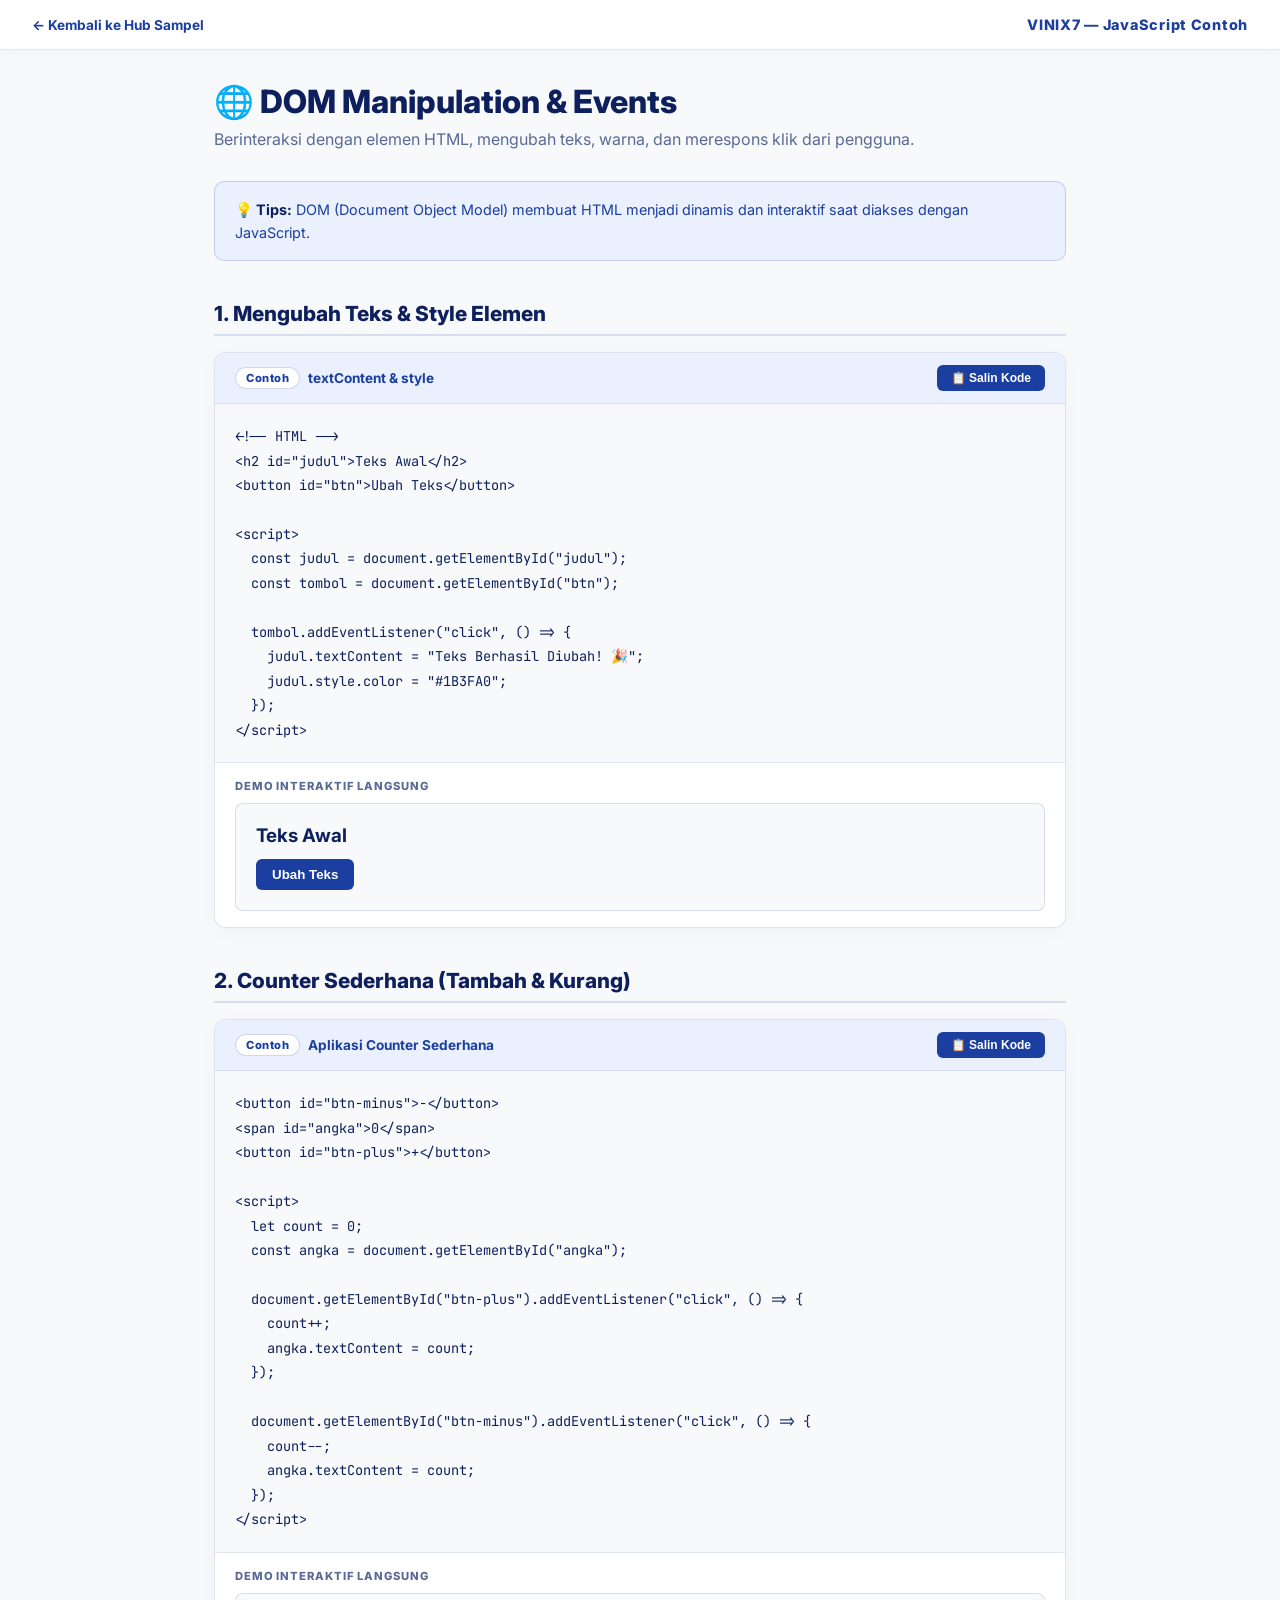
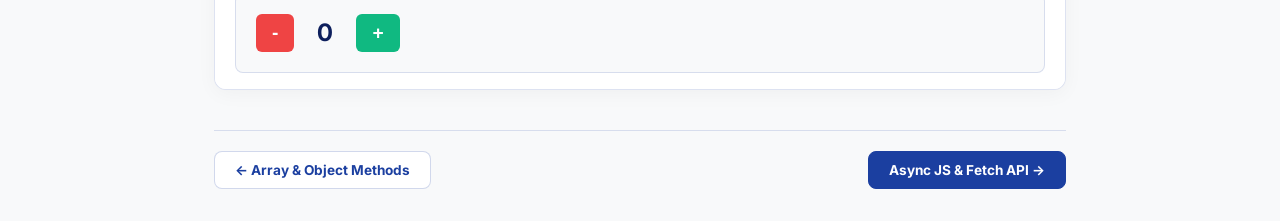
<file: materi/frontend-engineer/sampel/05-dom-events.html>
<!DOCTYPE html>
<html lang="id">
<head>
  <meta charset="UTF-8">
  <meta name="viewport" content="width=device-width, initial-scale=1.0">
  <title>JS Contoh: DOM & Events | VINIX7</title>
  <link href="https://fonts.googleapis.com/css2?family=Inter:wght@400;500;600;700;800&family=JetBrains+Mono:wght@400;500;700&display=swap" rel="stylesheet">
  <style>
    *{margin:0;padding:0;box-sizing:border-box}
    body{font-family:'Inter',sans-serif;background:#F8F9FA;color:#0D1F5C;min-height:100vh}
    .topbar{background:#FFFFFF;padding:16px 32px;display:flex;align-items:center;justify-content:space-between;border-bottom:1px solid rgba(27,63,160,0.12);box-shadow:0 2px 10px rgba(0,0,0,0.03)}
    .topbar a{color:#1B3FA0;text-decoration:none;font-weight:700;font-size:.85rem;display:flex;align-items:center;gap:8px;transition:.2s}
    .topbar a:hover{color:#2856CC}
    .topbar-title{color:#1B3FA0;font-weight:800;font-size:.9rem;letter-spacing:.05em}
    .container{max-width:900px;margin:0 auto;padding:32px 24px}
    h1{font-size:2rem;font-weight:800;margin-bottom:8px;color:#0D1F5C}
    .subtitle{color:#596A95;font-size:1rem;margin-bottom:32px}
    .example-block{background:#FFFFFF;border:1px solid rgba(27,63,160,0.15);border-radius:12px;margin-bottom:24px;overflow:hidden;box-shadow:0 4px 20px rgba(0,0,0,0.04)}
    .example-header{background:#EBF0FF;padding:12px 20px;display:flex;align-items:center;justify-content:space-between;border-bottom:1px solid rgba(27,63,160,0.1)}
    .example-title{font-weight:700;font-size:.85rem;color:#1B3FA0;display:flex;align-items:center;gap:8px}
    .example-badge{background:#FFFFFF;color:#1B3FA0;padding:3px 10px;border-radius:99px;font-size:.7rem;font-weight:800;letter-spacing:.05em;border:1px solid rgba(27,63,160,0.2)}
    .btn-copy{background:#1B3FA0;color:#fff;border:none;border-radius:6px;padding:6px 14px;font-weight:700;font-size:.75rem;cursor:pointer;transition:.2s;display:flex;align-items:center;gap:6px}
    .btn-copy:hover{background:#2856CC;transform:translateY(-1px)}
    .btn-copy.copied{background:#10b981}
    .code-area{padding:20px;font-family:'JetBrains Mono',monospace;font-size:.85rem;line-height:1.8;white-space:pre-wrap;word-break:break-all;color:#0D1F5C;background:#F8F9FA;overflow-x:auto;user-select:all;border-bottom:1px solid rgba(27,63,160,0.1)}
    .output-section{padding:16px 20px;background:#FFFFFF}
    .output-label{font-size:.7rem;font-weight:800;color:#596A95;letter-spacing:.08em;text-transform:uppercase;margin-bottom:8px}
    .interactive-demo{background:#F8F9FA;border:1px solid rgba(27,63,160,0.15);border-radius:8px;padding:20px;margin-top:10px}
    .note{background:#EBF0FF;border:1px solid rgba(27,63,160,0.2);border-radius:10px;padding:16px 20px;margin-bottom:24px;font-size:.9rem;color:#1B3FA0;line-height:1.6}
    .note strong{color:#0D1F5C}
    .section-title{font-size:1.3rem;font-weight:800;color:#0D1F5C;margin:40px 0 16px;padding-bottom:8px;border-bottom:2px solid rgba(27,63,160,0.15)}
    .nav-bottom{display:flex;justify-content:space-between;margin-top:40px;padding-top:20px;border-top:1px solid rgba(27,63,160,0.15)}
    .nav-btn{background:#FFFFFF;color:#1B3FA0;border:1px solid rgba(27,63,160,0.2);border-radius:8px;padding:10px 20px;font-weight:700;font-size:.85rem;cursor:pointer;text-decoration:none;transition:.2s;display:flex;align-items:center;gap:8px}
    .nav-btn:hover{background:#EBF0FF;color:#0D1F5C}
    .nav-btn.primary{background:#1B3FA0;color:#fff;border-color:#1B3FA0}
    .nav-btn.primary:hover{background:#2856CC}
  </style>
</head>
<body>
  <div class="topbar">
    <a href="index.html">← Kembali ke Hub Sampel</a>
    <div class="topbar-title">VINIX7 — JavaScript Contoh</div>
  </div>

  <div class="container">
    <h1>🌐 DOM Manipulation & Events</h1>
    <p class="subtitle">Berinteraksi dengan elemen HTML, mengubah teks, warna, dan merespons klik dari pengguna.</p>

    <div class="note">
      <strong>💡 Tips:</strong> DOM (Document Object Model) membuat HTML menjadi dinamis dan interaktif saat diakses dengan JavaScript.
    </div>

    <!-- ═══ Contoh 1 ═══ -->
    <h2 class="section-title">1. Mengubah Teks & Style Elemen</h2>
    <div class="example-block">
      <div class="example-header">
        <div class="example-title"><span class="example-badge">Contoh</span> textContent & style</div>
        <div style="display:flex;gap:8px;">
          <button class="btn-copy" onclick="copyCode(this)">📋 Salin Kode</button>
        </div>
      </div>
      <div class="code-area">&lt;!-- HTML --&gt;
&lt;h2 id="judul"&gt;Teks Awal&lt;/h2&gt;
&lt;button id="btn"&gt;Ubah Teks&lt;/button&gt;

&lt;script&gt;
  const judul = document.getElementById("judul");
  const tombol = document.getElementById("btn");

  tombol.addEventListener("click", () => {
    judul.textContent = "Teks Berhasil Diubah! 🎉";
    judul.style.color = "#1B3FA0";
  });
&lt;/script&gt;</div>
      <div class="output-section">
        <div class="output-label">Demo Interaktif Langsung</div>
        <div class="interactive-demo">
          <h3 id="demo1-text" style="color:#0D1F5C;margin-bottom:12px;">Teks Awal</h3>
          <button onclick="
            document.getElementById('demo1-text').textContent = 'Teks Berhasil Diubah! 🎉';
            document.getElementById('demo1-text').style.color = '#1B3FA0';
          " style="background:#1B3FA0;color:#fff;border:none;padding:8px 16px;border-radius:6px;font-weight:bold;cursor:pointer;">Ubah Teks</button>
        </div>
      </div>
    </div>

    <!-- ═══ Contoh 2 ═══ -->
    <h2 class="section-title">2. Counter Sederhana (Tambah & Kurang)</h2>
    <div class="example-block">
      <div class="example-header">
        <div class="example-title"><span class="example-badge">Contoh</span> Aplikasi Counter Sederhana</div>
        <div style="display:flex;gap:8px;">
          <button class="btn-copy" onclick="copyCode(this)">📋 Salin Kode</button>
        </div>
      </div>
      <div class="code-area">&lt;button id="btn-minus"&gt;-&lt;/button&gt;
&lt;span id="angka"&gt;0&lt;/span&gt;
&lt;button id="btn-plus"&gt;+&lt;/button&gt;

&lt;script&gt;
  let count = 0;
  const angka = document.getElementById("angka");

  document.getElementById("btn-plus").addEventListener("click", () => {
    count++;
    angka.textContent = count;
  });

  document.getElementById("btn-minus").addEventListener("click", () => {
    count--;
    angka.textContent = count;
  });
&lt;/script&gt;</div>
      <div class="output-section">
        <div class="output-label">Demo Interaktif Langsung</div>
        <div class="interactive-demo" style="display:flex;align-items:center;gap:16px;">
          <button id="demo2-minus" style="background:#ef4444;color:#fff;border:none;padding:8px 16px;border-radius:6px;font-weight:bold;cursor:pointer;font-size:1.2rem;">-</button>
          <span id="demo2-count" style="font-size:1.5rem;font-weight:bold;color:#0D1F5C;min-width:30px;text-align:center;">0</span>
          <button id="demo2-plus" style="background:#10b981;color:#fff;border:none;padding:8px 16px;border-radius:6px;font-weight:bold;cursor:pointer;font-size:1.2rem;">+</button>
        </div>
      </div>
    </div>

    <div class="nav-bottom">
      <a href="04-array-object.html" class="nav-btn">← Array & Object Methods</a>
      <a href="06-async-fetch.html" class="nav-btn primary">Async JS & Fetch API →</a>
    </div>
  </div>

  <script>
    function copyCode(btn) {
      const block = btn.closest('.example-block');
      const code = block.querySelector('.code-area').textContent;
      navigator.clipboard.writeText(code).then(() => {
        btn.classList.add('copied');
        btn.innerHTML = '✅ Tersalin!';
        setTimeout(() => { btn.classList.remove('copied'); btn.innerHTML = '📋 Salin Kode'; }, 2000);
      });
    }

    let demo2Val = 0;
    document.getElementById('demo2-plus').addEventListener('click', () => {
      demo2Val++;
      document.getElementById('demo2-count').textContent = demo2Val;
    });
    document.getElementById('demo2-minus').addEventListener('click', () => {
      demo2Val--;
      document.getElementById('demo2-count').textContent = demo2Val;
    });
  </script>
</body>
</html>
</file>
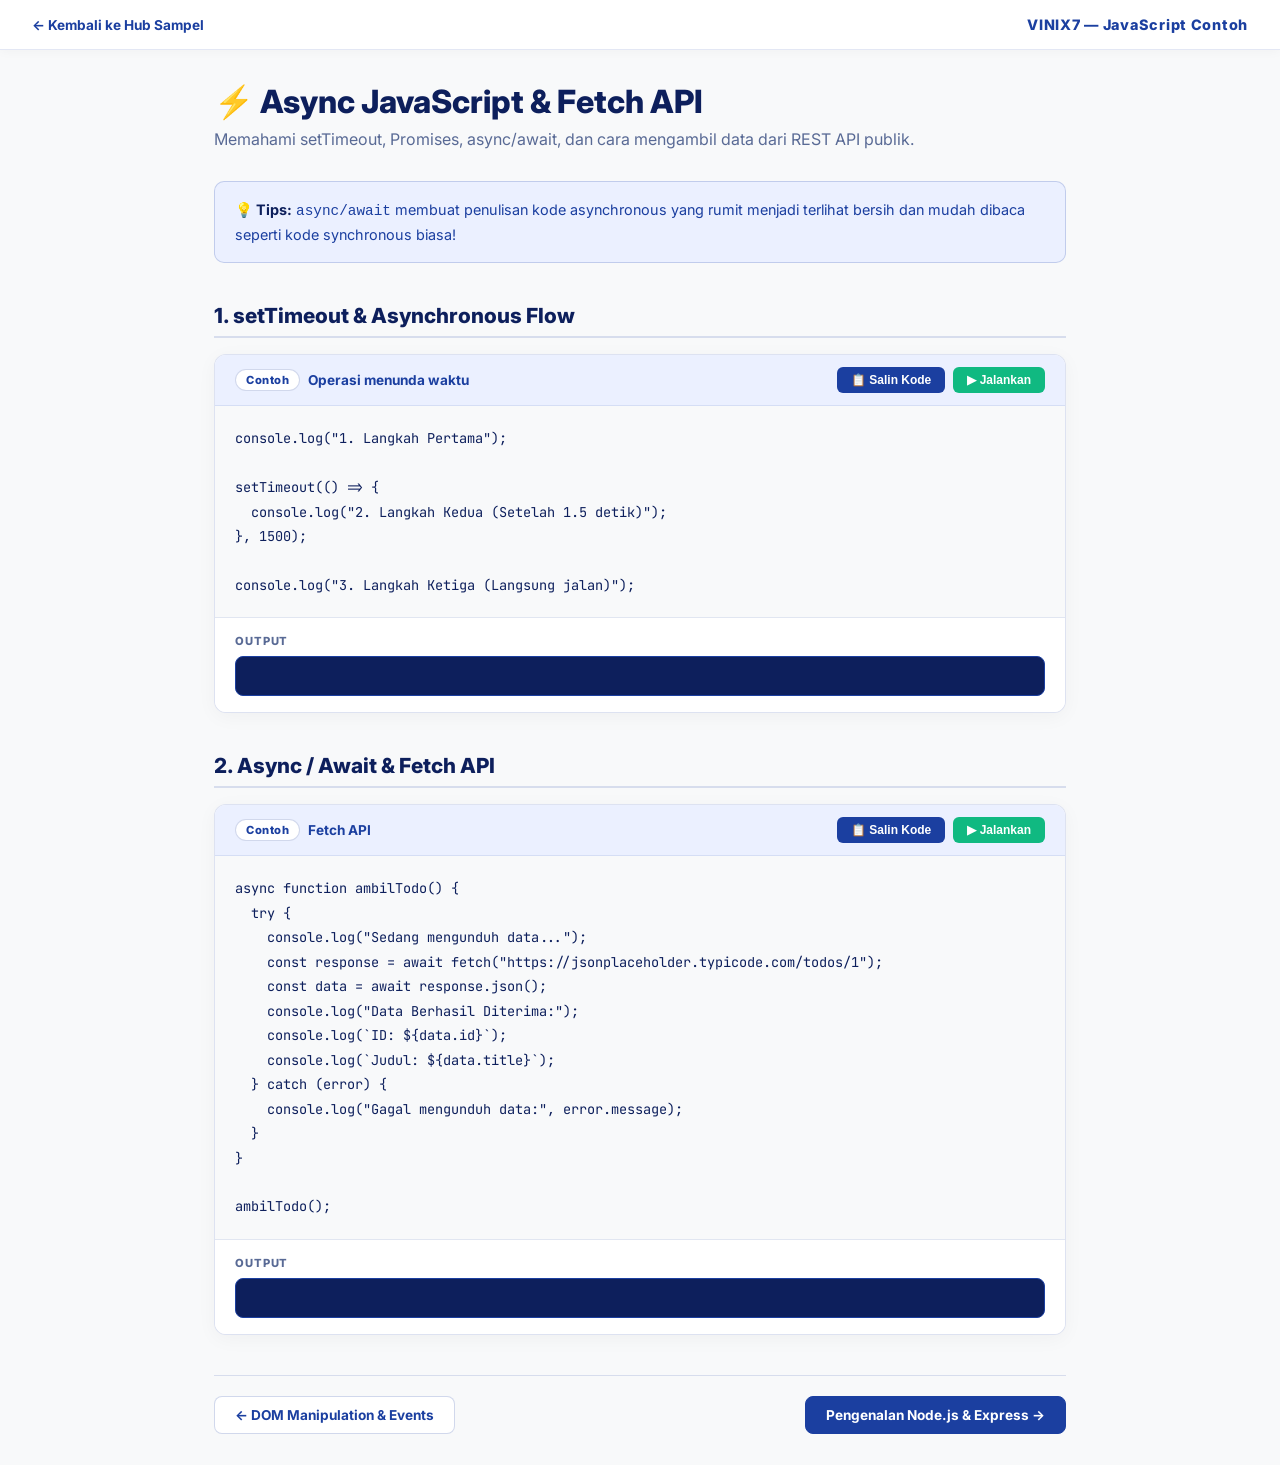
<file: materi/frontend-engineer/sampel/06-async-fetch.html>
<!DOCTYPE html>
<html lang="id">
<head>
  <meta charset="UTF-8">
  <meta name="viewport" content="width=device-width, initial-scale=1.0">
  <title>JS Contoh: Async & Fetch API | VINIX7</title>
  <link href="https://fonts.googleapis.com/css2?family=Inter:wght@400;500;600;700;800&family=JetBrains+Mono:wght@400;500;700&display=swap" rel="stylesheet">
  <style>
    *{margin:0;padding:0;box-sizing:border-box}
    body{font-family:'Inter',sans-serif;background:#F8F9FA;color:#0D1F5C;min-height:100vh}
    .topbar{background:#FFFFFF;padding:16px 32px;display:flex;align-items:center;justify-content:space-between;border-bottom:1px solid rgba(27,63,160,0.12);box-shadow:0 2px 10px rgba(0,0,0,0.03)}
    .topbar a{color:#1B3FA0;text-decoration:none;font-weight:700;font-size:.85rem;display:flex;align-items:center;gap:8px;transition:.2s}
    .topbar a:hover{color:#2856CC}
    .topbar-title{color:#1B3FA0;font-weight:800;font-size:.9rem;letter-spacing:.05em}
    .container{max-width:900px;margin:0 auto;padding:32px 24px}
    h1{font-size:2rem;font-weight:800;margin-bottom:8px;color:#0D1F5C}
    .subtitle{color:#596A95;font-size:1rem;margin-bottom:32px}
    .example-block{background:#FFFFFF;border:1px solid rgba(27,63,160,0.15);border-radius:12px;margin-bottom:24px;overflow:hidden;box-shadow:0 4px 20px rgba(0,0,0,0.04)}
    .example-header{background:#EBF0FF;padding:12px 20px;display:flex;align-items:center;justify-content:space-between;border-bottom:1px solid rgba(27,63,160,0.1)}
    .example-title{font-weight:700;font-size:.85rem;color:#1B3FA0;display:flex;align-items:center;gap:8px}
    .example-badge{background:#FFFFFF;color:#1B3FA0;padding:3px 10px;border-radius:99px;font-size:.7rem;font-weight:800;letter-spacing:.05em;border:1px solid rgba(27,63,160,0.2)}
    .btn-copy{background:#1B3FA0;color:#fff;border:none;border-radius:6px;padding:6px 14px;font-weight:700;font-size:.75rem;cursor:pointer;transition:.2s;display:flex;align-items:center;gap:6px}
    .btn-copy:hover{background:#2856CC;transform:translateY(-1px)}
    .btn-copy.copied{background:#10b981}
    .code-area{padding:20px;font-family:'JetBrains Mono',monospace;font-size:.85rem;line-height:1.8;white-space:pre-wrap;word-break:break-all;color:#0D1F5C;background:#F8F9FA;overflow-x:auto;user-select:all;border-bottom:1px solid rgba(27,63,160,0.1)}
    .output-section{padding:16px 20px;background:#FFFFFF}
    .output-label{font-size:.7rem;font-weight:800;color:#596A95;letter-spacing:.08em;text-transform:uppercase;margin-bottom:8px}
    .output-box{background:#0D1F5C;border:1px solid #1B3FA0;border-radius:8px;padding:14px 18px;font-family:'JetBrains Mono',monospace;font-size:.85rem;color:#86efac;min-height:40px;white-space:pre-wrap}
    .note{background:#EBF0FF;border:1px solid rgba(27,63,160,0.2);border-radius:10px;padding:16px 20px;margin-bottom:24px;font-size:.9rem;color:#1B3FA0;line-height:1.6}
    .note strong{color:#0D1F5C}
    .section-title{font-size:1.3rem;font-weight:800;color:#0D1F5C;margin:40px 0 16px;padding-bottom:8px;border-bottom:2px solid rgba(27,63,160,0.15)}
    .btn-run{background:#10b981;color:#fff;border:none;border-radius:6px;padding:6px 14px;font-weight:700;font-size:.75rem;cursor:pointer;transition:.2s;display:flex;align-items:center;gap:6px}
    .btn-run:hover{background:#059669;transform:translateY(-1px)}
    .nav-bottom{display:flex;justify-content:space-between;margin-top:40px;padding-top:20px;border-top:1px solid rgba(27,63,160,0.15)}
    .nav-btn{background:#FFFFFF;color:#1B3FA0;border:1px solid rgba(27,63,160,0.2);border-radius:8px;padding:10px 20px;font-weight:700;font-size:.85rem;cursor:pointer;text-decoration:none;transition:.2s;display:flex;align-items:center;gap:8px}
    .nav-btn:hover{background:#EBF0FF;color:#0D1F5C}
    .nav-btn.primary{background:#1B3FA0;color:#fff;border-color:#1B3FA0}
    .nav-btn.primary:hover{background:#2856CC}
  </style>
</head>
<body>
  <div class="topbar">
    <a href="index.html">← Kembali ke Hub Sampel</a>
    <div class="topbar-title">VINIX7 — JavaScript Contoh</div>
  </div>

  <div class="container">
    <h1>⚡ Async JavaScript & Fetch API</h1>
    <p class="subtitle">Memahami setTimeout, Promises, async/await, dan cara mengambil data dari REST API publik.</p>

    <div class="note">
      <strong>💡 Tips:</strong> <code>async/await</code> membuat penulisan kode asynchronous yang rumit menjadi terlihat bersih dan mudah dibaca seperti kode synchronous biasa!
    </div>

    <!-- ═══ Contoh 1 ═══ -->
    <h2 class="section-title">1. setTimeout & Asynchronous Flow</h2>
    <div class="example-block">
      <div class="example-header">
        <div class="example-title"><span class="example-badge">Contoh</span> Operasi menunda waktu</div>
        <div style="display:flex;gap:8px;">
          <button class="btn-copy" onclick="copyCode(this)">📋 Salin Kode</button>
          <button class="btn-run" onclick="runCode(this)">▶ Jalankan</button>
        </div>
      </div>
      <div class="code-area">console.log("1. Langkah Pertama");

setTimeout(() => {
  console.log("2. Langkah Kedua (Setelah 1.5 detik)");
}, 1500);

console.log("3. Langkah Ketiga (Langsung jalan)");</div>
      <div class="output-section">
        <div class="output-label">Output</div>
        <div class="output-box"></div>
      </div>
    </div>

    <!-- ═══ Contoh 2 ═══ -->
    <h2 class="section-title">2. Async / Await & Fetch API</h2>
    <div class="example-block">
      <div class="example-header">
        <div class="example-title"><span class="example-badge">Contoh</span> Fetch API</div>
        <div style="display:flex;gap:8px;">
          <button class="btn-copy" onclick="copyCode(this)">📋 Salin Kode</button>
          <button class="btn-run" onclick="runCode(this)">▶ Jalankan</button>
        </div>
      </div>
      <div class="code-area">async function ambilTodo() {
  try {
    console.log("Sedang mengunduh data...");
    const response = await fetch("https://jsonplaceholder.typicode.com/todos/1");
    const data = await response.json();
    console.log("Data Berhasil Diterima:");
    console.log(`ID: ${data.id}`);
    console.log(`Judul: ${data.title}`);
  } catch (error) {
    console.log("Gagal mengunduh data:", error.message);
  }
}

ambilTodo();</div>
      <div class="output-section">
        <div class="output-label">Output</div>
        <div class="output-box"></div>
      </div>
    </div>

    <div class="nav-bottom">
      <a href="05-dom-events.html" class="nav-btn">← DOM Manipulation & Events</a>
      <a href="07-node-express.html" class="nav-btn primary">Pengenalan Node.js & Express →</a>
    </div>
  </div>

  <script>
    function copyCode(btn) {
      const block = btn.closest('.example-block');
      const code = block.querySelector('.code-area').textContent;
      navigator.clipboard.writeText(code).then(() => {
        btn.classList.add('copied');
        btn.innerHTML = '✅ Tersalin!';
        setTimeout(() => { btn.classList.remove('copied'); btn.innerHTML = '📋 Salin Kode'; }, 2000);
      });
    }
    function runCode(btn) {
      const block = btn.closest('.example-block');
      const code = block.querySelector('.code-area').textContent;
      const outputBox = block.querySelector('.output-box');
      const logs = [];
      const origLog = console.log;
      console.log = (...args) => {
        logs.push(args.map(a => {
          if (typeof a === 'object' && a !== null) return JSON.stringify(a, null, 2);
          return String(a);
        }).join(' '));
      };
      try { eval(code); } catch (e) { logs.push('❌ Error: ' + e.message); }
      console.log = origLog;
      outputBox.textContent = logs.join('\n');
    }
  </script>
</body>
</html>
</file>
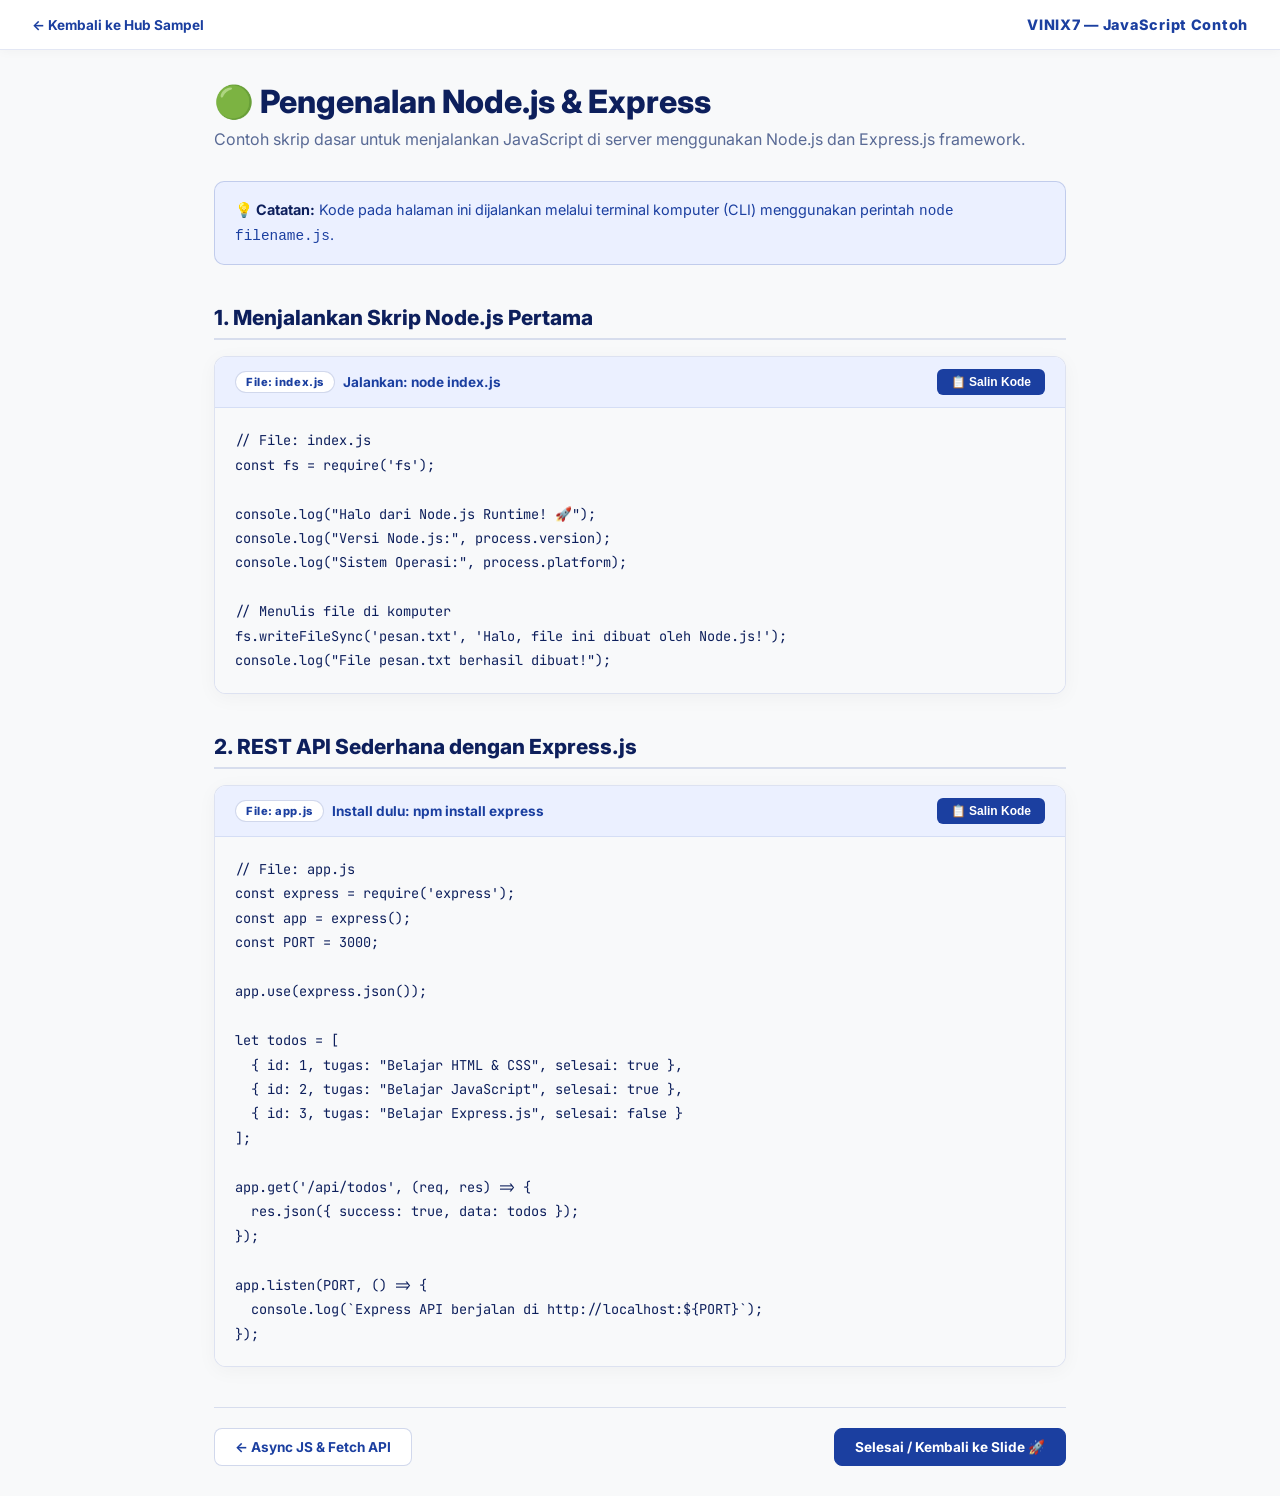
<file: materi/frontend-engineer/sampel/07-node-express.html>
<!DOCTYPE html>
<html lang="id">
<head>
  <meta charset="UTF-8">
  <meta name="viewport" content="width=device-width, initial-scale=1.0">
  <title>JS Contoh: Node.js & Express | VINIX7</title>
  <link href="https://fonts.googleapis.com/css2?family=Inter:wght@400;500;600;700;800&family=JetBrains+Mono:wght@400;500;700&display=swap" rel="stylesheet">
  <style>
    *{margin:0;padding:0;box-sizing:border-box}
    body{font-family:'Inter',sans-serif;background:#F8F9FA;color:#0D1F5C;min-height:100vh}
    .topbar{background:#FFFFFF;padding:16px 32px;display:flex;align-items:center;justify-content:space-between;border-bottom:1px solid rgba(27,63,160,0.12);box-shadow:0 2px 10px rgba(0,0,0,0.03)}
    .topbar a{color:#1B3FA0;text-decoration:none;font-weight:700;font-size:.85rem;display:flex;align-items:center;gap:8px;transition:.2s}
    .topbar a:hover{color:#2856CC}
    .topbar-title{color:#1B3FA0;font-weight:800;font-size:.9rem;letter-spacing:.05em}
    .container{max-width:900px;margin:0 auto;padding:32px 24px}
    h1{font-size:2rem;font-weight:800;margin-bottom:8px;color:#0D1F5C}
    .subtitle{color:#596A95;font-size:1rem;margin-bottom:32px}
    .example-block{background:#FFFFFF;border:1px solid rgba(27,63,160,0.15);border-radius:12px;margin-bottom:24px;overflow:hidden;box-shadow:0 4px 20px rgba(0,0,0,0.04)}
    .example-header{background:#EBF0FF;padding:12px 20px;display:flex;align-items:center;justify-content:space-between;border-bottom:1px solid rgba(27,63,160,0.1)}
    .example-title{font-weight:700;font-size:.85rem;color:#1B3FA0;display:flex;align-items:center;gap:8px}
    .example-badge{background:#FFFFFF;color:#1B3FA0;padding:3px 10px;border-radius:99px;font-size:.7rem;font-weight:800;letter-spacing:.05em;border:1px solid rgba(27,63,160,0.2)}
    .btn-copy{background:#1B3FA0;color:#fff;border:none;border-radius:6px;padding:6px 14px;font-weight:700;font-size:.75rem;cursor:pointer;transition:.2s;display:flex;align-items:center;gap:6px}
    .btn-copy:hover{background:#2856CC;transform:translateY(-1px)}
    .btn-copy.copied{background:#10b981}
    .code-area{padding:20px;font-family:'JetBrains Mono',monospace;font-size:.85rem;line-height:1.8;white-space:pre-wrap;word-break:break-all;color:#0D1F5C;background:#F8F9FA;overflow-x:auto;user-select:all}
    .note{background:#EBF0FF;border:1px solid rgba(27,63,160,0.2);border-radius:10px;padding:16px 20px;margin-bottom:24px;font-size:.9rem;color:#1B3FA0;line-height:1.6}
    .note strong{color:#0D1F5C}
    .section-title{font-size:1.3rem;font-weight:800;color:#0D1F5C;margin:40px 0 16px;padding-bottom:8px;border-bottom:2px solid rgba(27,63,160,0.15)}
    .nav-bottom{display:flex;justify-content:space-between;margin-top:40px;padding-top:20px;border-top:1px solid rgba(27,63,160,0.15)}
    .nav-btn{background:#FFFFFF;color:#1B3FA0;border:1px solid rgba(27,63,160,0.2);border-radius:8px;padding:10px 20px;font-weight:700;font-size:.85rem;cursor:pointer;text-decoration:none;transition:.2s;display:flex;align-items:center;gap:8px}
    .nav-btn:hover{background:#EBF0FF;color:#0D1F5C}
    .nav-btn.primary{background:#1B3FA0;color:#fff;border-color:#1B3FA0}
    .nav-btn.primary:hover{background:#2856CC}
  </style>
</head>
<body>
  <div class="topbar">
    <a href="index.html">← Kembali ke Hub Sampel</a>
    <div class="topbar-title">VINIX7 — JavaScript Contoh</div>
  </div>

  <div class="container">
    <h1>🟢 Pengenalan Node.js & Express</h1>
    <p class="subtitle">Contoh skrip dasar untuk menjalankan JavaScript di server menggunakan Node.js dan Express.js framework.</p>

    <div class="note">
      <strong>💡 Catatan:</strong> Kode pada halaman ini dijalankan melalui terminal komputer (CLI) menggunakan perintah <code>node filename.js</code>.
    </div>

    <!-- ═══ Contoh 1 ═══ -->
    <h2 class="section-title">1. Menjalankan Skrip Node.js Pertama</h2>
    <div class="example-block">
      <div class="example-header">
        <div class="example-title"><span class="example-badge">File: index.js</span> Jalankan: node index.js</div>
        <button class="btn-copy" onclick="copyCode(this)">📋 Salin Kode</button>
      </div>
      <div class="code-area">// File: index.js
const fs = require('fs');

console.log("Halo dari Node.js Runtime! 🚀");
console.log("Versi Node.js:", process.version);
console.log("Sistem Operasi:", process.platform);

// Menulis file di komputer
fs.writeFileSync('pesan.txt', 'Halo, file ini dibuat oleh Node.js!');
console.log("File pesan.txt berhasil dibuat!");</div>
    </div>

    <!-- ═══ Contoh 2 ═══ -->
    <h2 class="section-title">2. REST API Sederhana dengan Express.js</h2>
    <div class="example-block">
      <div class="example-header">
        <div class="example-title"><span class="example-badge">File: app.js</span> Install dulu: npm install express</div>
        <button class="btn-copy" onclick="copyCode(this)">📋 Salin Kode</button>
      </div>
      <div class="code-area">// File: app.js
const express = require('express');
const app = express();
const PORT = 3000;

app.use(express.json());

let todos = [
  { id: 1, tugas: "Belajar HTML & CSS", selesai: true },
  { id: 2, tugas: "Belajar JavaScript", selesai: true },
  { id: 3, tugas: "Belajar Express.js", selesai: false }
];

app.get('/api/todos', (req, res) => {
  res.json({ success: true, data: todos });
});

app.listen(PORT, () => {
  console.log(`Express API berjalan di http://localhost:${PORT}`);
});</div>
    </div>

    <div class="nav-bottom">
      <a href="06-async-fetch.html" class="nav-btn">← Async JS & Fetch API</a>
      <a href="../index.html" class="nav-btn primary">Selesai / Kembali ke Slide 🚀</a>
    </div>
  </div>

  <script>
    function copyCode(btn) {
      const block = btn.closest('.example-block');
      const code = block.querySelector('.code-area').textContent;
      navigator.clipboard.writeText(code).then(() => {
        btn.classList.add('copied');
        btn.innerHTML = '✅ Tersalin!';
        setTimeout(() => { btn.classList.remove('copied'); btn.innerHTML = '📋 Salin Kode'; }, 2000);
      });
    }
  </script>
</body>
</html>
</file>
<file: style.css>
/* ===================================
   VINIX7 — Global Design System
   Colors: Navy Blue + Yellow Gold
   Theme: Light
   =================================== */

@import url('https://fonts.googleapis.com/css2?family=Inter:wght@300;400;500;600;700;800;900&display=swap');

/* ── CSS Variables ── */
:root {
  --color-primary:       #1B3FA0;
  --color-primary-dark:  #0D1F5C;
  --color-primary-light: #2856CC;
  --color-accent:        #FFD700;
  --color-accent-dark:   #D4B300;
  --color-accent-glow:   rgba(255, 215, 0, 0.4);

  --bg-base:             #FFFFFF;
  --bg-surface:          #F8F9FA;
  --bg-card:             #FFFFFF;
  --bg-card-hover:       #F0F4FF;

  --text-primary:        #0D1F5C;
  --text-secondary:      #1B3FA0;
  --text-muted:          #596A95;

  --border-subtle:       rgba(27, 63, 160, 0.15);
  --border-glow:         rgba(255, 215, 0, 0.5);

  --radius-sm:           8px;
  --radius-md:           14px;
  --radius-lg:           20px;
  --radius-xl:           28px;

  --shadow-card:         0 4px 24px rgba(0, 0, 0, 0.05);
  --shadow-glow:         0 0 20px rgba(255, 215, 0, 0.3);
  --shadow-hover:        0 8px 30px rgba(27, 63, 160, 0.15);

  --transition-fast:     150ms ease;
  --transition-smooth:   300ms cubic-bezier(0.4, 0, 0.2, 1);
  --transition-bounce:   400ms cubic-bezier(0.34, 1.56, 0.64, 1);
}

/* ── Reset & Base ── */
*, *::before, *::after {
  box-sizing: border-box;
  margin: 0;
  padding: 0;
}

html {
  scroll-behavior: smooth;
}

body {
  font-family: 'Inter', -apple-system, BlinkMacSystemFont, sans-serif;
  background-color: var(--bg-base);
  color: var(--text-primary);
  line-height: 1.6;
  min-height: 100vh;
  -webkit-font-smoothing: antialiased;
  overflow-x: hidden;
}

/* ── Scrollbar ── */
::-webkit-scrollbar { width: 6px; }
::-webkit-scrollbar-track { background: var(--bg-surface); }
::-webkit-scrollbar-thumb { background: var(--color-primary); border-radius: 99px; }
::-webkit-scrollbar-thumb:hover { background: var(--color-accent); }

/* ── Animated Background ── */
body::before {
  content: '';
  position: fixed;
  top: -40%;
  left: -20%;
  width: 700px;
  height: 700px;
  background: radial-gradient(circle, rgba(27, 63, 160, 0.05) 0%, transparent 70%);
  border-radius: 50%;
  pointer-events: none;
  animation: floatBg 12s ease-in-out infinite alternate;
  z-index: 0;
}
body::after {
  content: '';
  position: fixed;
  bottom: -30%;
  right: -15%;
  width: 500px;
  height: 500px;
  background: radial-gradient(circle, rgba(255, 215, 0, 0.1) 0%, transparent 70%);
  border-radius: 50%;
  pointer-events: none;
  animation: floatBg 16s ease-in-out infinite alternate-reverse;
  z-index: 0;
}
@keyframes floatBg {
  from { transform: translate(0, 0) scale(1); }
  to   { transform: translate(40px, 30px) scale(1.1); }
}

/* ── Navbar ── */
.navbar {
  position: sticky;
  top: 0;
  z-index: 100;
  background: rgba(255, 255, 255, 0.9);
  backdrop-filter: blur(16px);
  -webkit-backdrop-filter: blur(16px);
  border-bottom: 1px solid var(--border-subtle);
  padding: 0 2rem;
  height: 68px;
  display: flex;
  align-items: center;
  justify-content: space-between;
}

.navbar-brand {
  display: flex;
  align-items: center;
  gap: 12px;
  text-decoration: none;
}

.navbar-logo {
  height: 36px;
  width: auto;
  object-fit: contain;
}

.navbar-title {
  font-size: 0.75rem;
  font-weight: 700;
  color: var(--color-primary);
  letter-spacing: 0.12em;
  text-transform: uppercase;
}

.navbar-nav {
  display: flex;
  align-items: center;
  gap: 4px;
  list-style: none;
}

.navbar-nav a {
  color: var(--text-secondary);
  text-decoration: none;
  font-size: 0.875rem;
  font-weight: 600;
  padding: 6px 14px;
  border-radius: var(--radius-sm);
  transition: color var(--transition-fast), background var(--transition-fast);
}
.navbar-nav a:hover,
.navbar-nav a.active {
  color: var(--color-primary-dark);
  background: rgba(27, 63, 160, 0.08);
}

/* ── Hero Section ── */
.hero {
  position: relative;
  z-index: 1;
  text-align: center;
  padding: 80px 2rem 60px;
}

.hero-badge {
  display: inline-flex;
  align-items: center;
  gap: 8px;
  background: rgba(27, 63, 160, 0.08);
  border: 1px solid rgba(27, 63, 160, 0.2);
  border-radius: 99px;
  padding: 6px 16px;
  font-size: 0.75rem;
  font-weight: 700;
  color: var(--color-primary);
  letter-spacing: 0.08em;
  text-transform: uppercase;
  margin-bottom: 28px;
  animation: fadeInDown 0.6s ease both;
}
.hero-badge-dot {
  width: 6px;
  height: 6px;
  background: var(--color-primary);
  border-radius: 50%;
  animation: pulse 2s ease-in-out infinite;
}
@keyframes pulse {
  0%, 100% { opacity: 1; transform: scale(1); }
  50%       { opacity: 0.5; transform: scale(1.5); }
}

.hero-title {
  font-size: clamp(2.2rem, 5vw, 4rem);
  font-weight: 900;
  line-height: 1.1;
  letter-spacing: -0.03em;
  margin-bottom: 20px;
  animation: fadeInDown 0.7s ease 0.1s both;
  color: var(--color-primary);
}
.hero-title span {
  color: var(--color-primary);
}

.hero-subtitle {
  font-size: 1.1rem;
  color: var(--text-muted);
  max-width: 560px;
  margin: 0 auto 40px;
  animation: fadeInDown 0.7s ease 0.2s both;
}

/* ── Container ── */
.container {
  max-width: 1200px;
  margin: 0 auto;
  padding: 0 2rem;
  position: relative;
  z-index: 1;
}

/* ── Section Header ── */
.section-header {
  display: flex;
  align-items: center;
  gap: 14px;
  margin-bottom: 32px;
}
.section-line {
  flex: 1;
  height: 1px;
  background: linear-gradient(to right, var(--border-subtle), transparent);
}
.section-label {
  font-size: 0.75rem;
  font-weight: 700;
  color: var(--text-muted);
  letter-spacing: 0.12em;
  text-transform: uppercase;
}

/* ── Materi Grid (Homepage) ── */
.materi-grid {
  display: grid;
  grid-template-columns: repeat(auto-fill, minmax(280px, 1fr));
  gap: 24px;
  padding-bottom: 80px;
}

/* ── Materi Card (Homepage) ── */
.materi-card {
  position: relative;
  background: var(--bg-card);
  border: 1px solid var(--border-subtle);
  border-radius: var(--radius-lg);
  padding: 32px 28px;
  text-decoration: none;
  color: inherit;
  cursor: pointer;
  overflow: hidden;
  transition: transform var(--transition-smooth), box-shadow var(--transition-smooth), border-color var(--transition-smooth), background var(--transition-smooth);
  animation: fadeInUp 0.5s ease both;
  display: block;
}
.materi-card::before {
  content: '';
  position: absolute;
  top: 0; left: 0; right: 0;
  height: 4px;
  background: linear-gradient(90deg, var(--color-primary), var(--color-accent));
  opacity: 0;
  transition: opacity var(--transition-smooth);
}
.materi-card:hover {
  transform: translateY(-6px);
  box-shadow: var(--shadow-hover);
  border-color: var(--color-primary-light);
  background: var(--bg-card-hover);
}
.materi-card:hover::before {
  opacity: 1;
}

.materi-card-icon {
  width: 52px;
  height: 52px;
  background: linear-gradient(135deg, var(--color-primary-light), var(--color-primary));
  border-radius: var(--radius-md);
  display: flex;
  align-items: center;
  justify-content: center;
  font-size: 1.5rem;
  margin-bottom: 20px;
  box-shadow: 0 4px 12px rgba(27, 63, 160, 0.2);
  transition: transform var(--transition-bounce);
}
.materi-card:hover .materi-card-icon {
  transform: scale(1.1) rotate(-3deg);
}

.materi-card-tag {
  display: inline-block;
  background: rgba(255, 215, 0, 0.15);
  border: 1px solid rgba(255, 215, 0, 0.3);
  border-radius: 99px;
  padding: 3px 10px;
  font-size: 0.7rem;
  font-weight: 800;
  color: var(--color-accent-dark);
  letter-spacing: 0.08em;
  text-transform: uppercase;
  margin-bottom: 12px;
}

.materi-card-title {
  font-size: 1.3rem;
  font-weight: 800;
  margin-bottom: 8px;
  letter-spacing: -0.02em;
  color: var(--color-primary-dark);
}

.materi-card-desc {
  font-size: 0.875rem;
  color: var(--text-muted);
  line-height: 1.6;
  margin-bottom: 20px;
}

.materi-card-meta {
  display: flex;
  align-items: center;
  justify-content: space-between;
  font-size: 0.78rem;
  color: var(--text-muted);
}

.materi-card-count {
  display: flex;
  align-items: center;
  gap: 6px;
  font-weight: 700;
  color: var(--text-secondary);
}

.materi-card-arrow {
  display: flex;
  align-items: center;
  justify-content: center;
  width: 30px;
  height: 30px;
  background: rgba(27, 63, 160, 0.08);
  border-radius: 50%;
  color: var(--color-primary);
  font-size: 0.9rem;
  transition: transform var(--transition-bounce), background var(--transition-fast);
}
.materi-card:hover .materi-card-arrow {
  transform: translateX(4px);
  background: rgba(27, 63, 160, 0.15);
}

/* ── "Coming Soon" card variant ── */
.materi-card.coming-soon {
  opacity: 0.6;
  cursor: not-allowed;
  pointer-events: none;
  background: var(--bg-surface);
}
.materi-card.coming-soon .materi-card-tag {
  background: rgba(89, 106, 149, 0.1);
  border-color: rgba(89, 106, 149, 0.2);
  color: var(--text-muted);
}
.materi-card.coming-soon .materi-card-icon {
  background: #E2E8F0;
  box-shadow: none;
  filter: grayscale(1);
}

/* ── Page Header (inner pages) ── */
.page-header {
  position: relative;
  z-index: 1;
  padding: 56px 2rem 48px;
  text-align: center;
  overflow: hidden;
}
.page-header::before {
  content: '';
  position: absolute;
  inset: 0;
  background: radial-gradient(ellipse 80% 100% at 50% 0%, rgba(255,215,0,0.15) 0%, transparent 70%);
  pointer-events: none;
}
.back-link {
  display: inline-flex;
  align-items: center;
  gap: 8px;
  color: var(--text-muted);
  text-decoration: none;
  font-size: 0.85rem;
  font-weight: 600;
  margin-bottom: 24px;
  transition: color var(--transition-fast);
  position: relative;
  z-index: 1;
}
.back-link:hover { color: var(--color-primary); }
.back-link svg { transition: transform var(--transition-fast); }
.back-link:hover svg { transform: translateX(-3px); }

.page-header-badge {
  display: inline-flex;
  align-items: center;
  gap: 8px;
  background: rgba(27, 63, 160, 0.1);
  border: 1px solid rgba(27, 63, 160, 0.2);
  border-radius: 99px;
  padding: 5px 14px;
  font-size: 0.72rem;
  font-weight: 800;
  color: var(--color-primary);
  letter-spacing: 0.1em;
  text-transform: uppercase;
  margin-bottom: 20px;
}
.page-header-title {
  font-size: clamp(1.9rem, 4.5vw, 3.2rem);
  font-weight: 900;
  letter-spacing: -0.03em;
  line-height: 1.1;
  margin-bottom: 14px;
  color: var(--color-primary);
}
.page-header-title span {
  color: var(--color-primary);
}
.page-header-sub {
  font-size: 1rem;
  color: var(--text-muted);
  max-width: 540px;
  margin: 0 auto 10px;
}

/* ── Stats Bar ── */
.stats-bar {
  display: flex;
  justify-content: center;
  flex-wrap: wrap;
  gap: 32px;
  padding: 24px 2rem;
  border-top: 1px solid var(--border-subtle);
  border-bottom: 1px solid var(--border-subtle);
  margin-bottom: 48px;
  position: relative;
  z-index: 1;
  background: rgba(255, 255, 255, 0.5);
}
.stat-item {
  text-align: center;
}
.stat-value {
  font-size: 1.8rem;
  font-weight: 900;
  letter-spacing: -0.03em;
  color: var(--color-primary);
  display: block;
}
.stat-label {
  font-size: 0.75rem;
  color: var(--text-muted);
  font-weight: 600;
}

/* ── Bagian Group ── */
.bagian-group {
  margin-bottom: 56px;
  animation: fadeInUp 0.5s ease both;
}
.bagian-header {
  display: flex;
  align-items: center;
  gap: 14px;
  margin-bottom: 20px;
  padding-bottom: 14px;
  border-bottom: 2px solid var(--border-subtle);
}
.bagian-number {
  display: flex;
  align-items: center;
  justify-content: center;
  width: 36px;
  height: 36px;
  border-radius: 50%;
  font-size: 0.85rem;
  font-weight: 800;
  flex-shrink: 0;
  color: white;
}
.bagian-title-text {
  font-size: 1.15rem;
  font-weight: 800;
  letter-spacing: -0.01em;
  color: var(--color-primary-dark);
}
.bagian-poin-count {
  margin-left: auto;
  font-size: 0.75rem;
  font-weight: 700;
  color: var(--color-primary);
  background: rgba(27, 63, 160, 0.08);
  border-radius: 99px;
  padding: 4px 12px;
}

/* ── Bagian Color Variants (adjusted for light mode) ── */
.bagian-1 .bagian-number { background: #3b82f6; }
.bagian-2 .bagian-number { background: #10b981; }
.bagian-3 .bagian-number { background: #f59e0b; }
.bagian-4 .bagian-number { background: #f97316; }
.bagian-5 .bagian-number { background: #ef4444; }
.bagian-6 .bagian-number { background: #8b5cf6; }

.bagian-1 .bagian-title-text { color: #2563eb; }
.bagian-2 .bagian-title-text { color: #059669; }
.bagian-3 .bagian-title-text { color: #d97706; }
.bagian-4 .bagian-title-text { color: #ea580c; }
.bagian-5 .bagian-title-text { color: #dc2626; }
.bagian-6 .bagian-title-text { color: #7c3aed; }

/* ── Poin List ── */
.poin-list {
  display: flex;
  flex-direction: column;
  gap: 12px;
}

/* ── Poin Item ── */
.poin-item {
  display: flex;
  align-items: flex-start;
  gap: 16px;
  background: var(--bg-card);
  border: 1px solid var(--border-subtle);
  border-radius: var(--radius-md);
  padding: 20px 24px;
  transition: transform var(--transition-smooth), box-shadow var(--transition-smooth), border-color var(--transition-smooth), background var(--transition-smooth);
  cursor: default;
}
.poin-item:hover {
  transform: translateX(4px);
  box-shadow: var(--shadow-card);
  border-color: rgba(27, 63, 160, 0.3);
  background: var(--bg-card-hover);
}

.poin-number {
  display: flex;
  align-items: center;
  justify-content: center;
  min-width: 36px;
  height: 36px;
  border-radius: var(--radius-sm);
  font-size: 0.85rem;
  font-weight: 800;
  flex-shrink: 0;
  margin-top: 2px;
}
.bagian-1 .poin-number { background: rgba(59, 130, 246, 0.1); color: #2563eb; }
.bagian-2 .poin-number { background: rgba(16, 185, 129, 0.1); color: #059669; }
.bagian-3 .poin-number { background: rgba(245, 158, 11, 0.1); color: #d97706; }
.bagian-4 .poin-number { background: rgba(249, 115, 22, 0.1); color: #ea580c; }
.bagian-5 .poin-number { background: rgba(239, 68, 68, 0.1); color: #dc2626; }
.bagian-6 .poin-number { background: rgba(139, 92, 246, 0.1); color: #7c3aed; }

.poin-content { flex: 1; }
.poin-title {
  font-size: 1rem;
  font-weight: 800;
  margin-bottom: 6px;
  letter-spacing: -0.01em;
  color: var(--color-primary-dark);
}
.poin-desc {
  font-size: 0.875rem;
  color: var(--text-muted);
  line-height: 1.6;
}

/* ── Footer ── */
.footer {
  border-top: 1px solid var(--border-subtle);
  padding: 32px 2rem;
  text-align: center;
  position: relative;
  z-index: 1;
  background: var(--bg-surface);
}
.footer-text {
  font-size: 0.875rem;
  color: var(--text-muted);
  font-weight: 500;
}
.footer-text span {
  color: var(--color-primary);
  font-weight: 700;
}

/* ── Animations ── */
@keyframes fadeInUp {
  from { opacity: 0; transform: translateY(20px); }
  to   { opacity: 1; transform: translateY(0); }
}
@keyframes fadeInDown {
  from { opacity: 0; transform: translateY(-10px); }
  to   { opacity: 1; transform: translateY(0); }
}

/* Animation delays for grid items */
.materi-card:nth-child(1) { animation-delay: 0.05s; }
.materi-card:nth-child(2) { animation-delay: 0.1s; }
.materi-card:nth-child(3) { animation-delay: 0.15s; }
.materi-card:nth-child(4) { animation-delay: 0.2s; }
.materi-card:nth-child(5) { animation-delay: 0.25s; }
.materi-card:nth-child(6) { animation-delay: 0.3s; }

.bagian-group:nth-child(1) { animation-delay: 0.05s; }
.bagian-group:nth-child(2) { animation-delay: 0.1s; }
.bagian-group:nth-child(3) { animation-delay: 0.15s; }
.bagian-group:nth-child(4) { animation-delay: 0.2s; }
.bagian-group:nth-child(5) { animation-delay: 0.25s; }
.bagian-group:nth-child(6) { animation-delay: 0.3s; }

/* ── Responsive ── */
@media (max-width: 768px) {
  .navbar { padding: 0 1rem; }
  .hero { padding: 56px 1rem 40px; }
  .container { padding: 0 1rem; }
  .materi-grid { grid-template-columns: 1fr; gap: 16px; }
  .stats-bar { gap: 20px; padding: 20px 1rem; }
  .stat-value { font-size: 1.4rem; }
  .page-header { padding: 40px 1rem 36px; }
  .poin-item { padding: 16px 18px; gap: 12px; }
}
</file>
